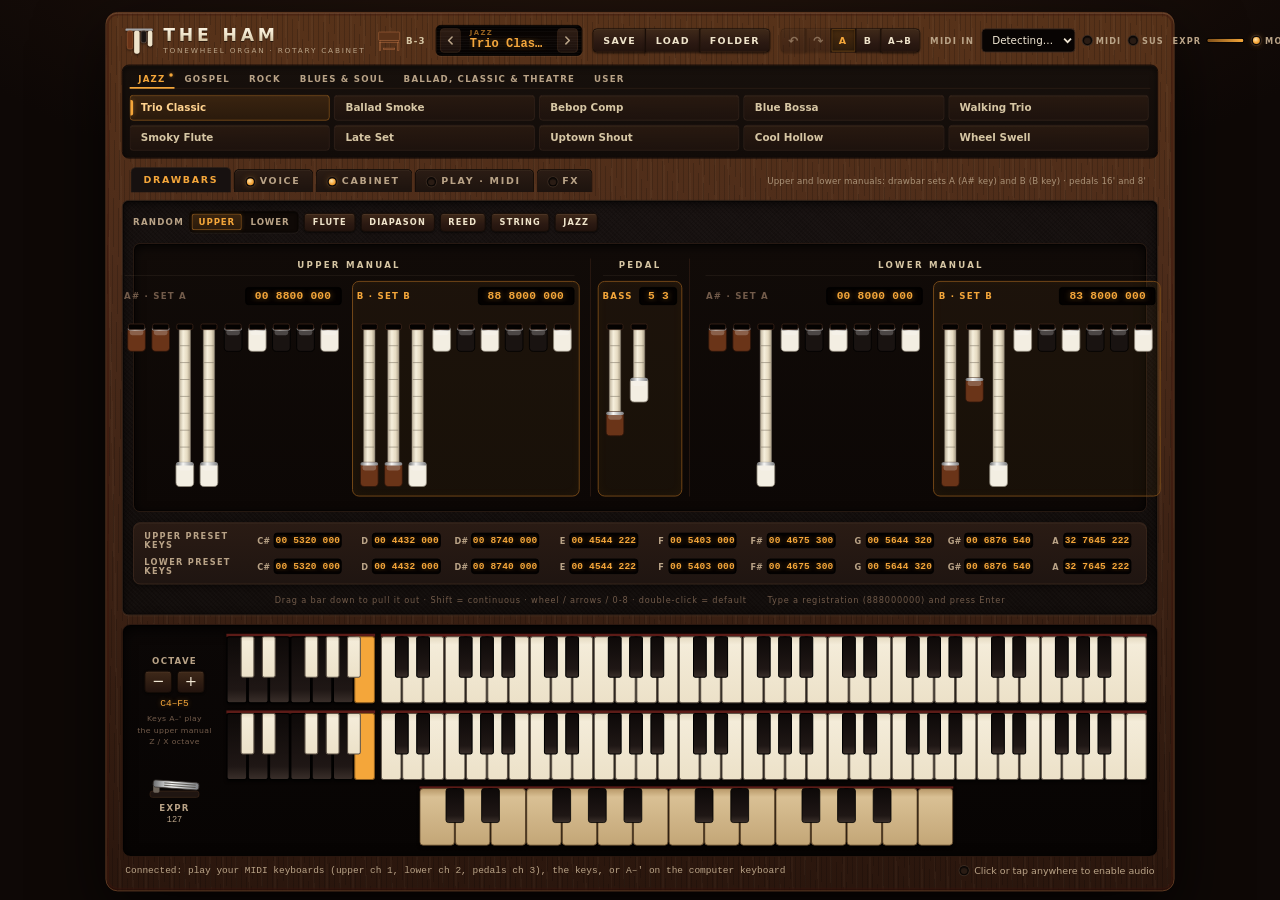
<file: docs/index.html>
<!doctype html>
<!--
  The Ham v0.1.0, web build. ONE self-contained file: UI, DSP and factory presets.
  GENERATED by vst/webhost/build-web.ps1 from vst/ui + vst/webhost: edit those, not this file.
  Open in Chrome or Edge (works straight from disk; start.bat serves it for the lower-latency AudioWorklet path).
-->
<html lang="en">
<head>
  <meta charset="utf-8">
  <meta name="viewport" content="width=device-width, initial-scale=1, minimum-scale=1, maximum-scale=1, user-scalable=no, viewport-fit=cover">
  <title>The Ham v0.1.0</title>
  <style>
/* ===========================================================================
   The Ham: a walnut console with a crinkle-black control plate let into it,
   cream and chrome hardware, amber lamps. Every colour is a token below; the
   class names belong to the widgets (knob.js, controls.js, drawbar.js,
   piano.js, cabinet.js) and to app.js, so a restyle stays in this file.
   Lettering: Bahnschrift (condensed, like an engraved panel) for labels and
   buttons, Segoe UI for prose, Cascadia Mono for readouts.
   =========================================================================== */
:root {
  --bg: #0e0806;
  --wood-1: #4d2c1a;              /* walnut */
  --wood-2: #2a160d;
  --wood-grain: rgba(0, 0, 0, 0.16);
  --plate: #171110;               /* crinkle-black control plate */
  --plate-2: #120d0b;
  --plate-edge: #2e2119;
  --panel: #1f1511;               /* oxblood-brown */
  --panel-2: #2a1b14;
  --panel-edge: #3f2b1f;
  --panel-edge-hi: #6c4732;
  --screen: #080403;
  --text: #f1e7d4;                /* cream */
  --muted: #b9a387;
  --faint: #725b4a;
  --accent: #f4a63a;              /* warm amber (a lit lamp) */
  --accent-hi: #ffd38f;
  --accent-glow: rgba(244, 166, 58, 0.45);
  --accent-dim: #80501a;
  --accent-bg: #2f1d0d;
  --track: #2b1d15;
  --cream: #efe4cb;
  --cream-2: #d6c6a4;
  --chrome-1: #f5f5f3;
  --chrome-2: #a3a4a6;
  --chrome-3: #5d5f63;
  --oxblood: #5c1b17;
  --tip-brown: #6a3418;
  --tip-white: #f3eee2;
  --tip-black: #191311;
  --key-white: #efe6d2;
  --key-black: #1b1412;
  --danger: #ff9c8a;
  --danger-bg: #2c1210;
  --danger-edge: #6a2a22;
  --ok: #8cc28f;
  --sans: "Segoe UI Variable Text", "Segoe UI", system-ui, -apple-system, sans-serif;
  --label: "Bahnschrift", "Segoe UI Variable Small", "Segoe UI", system-ui, sans-serif;
  --mono: "Cascadia Mono", "Consolas", ui-monospace, monospace;
}

* { box-sizing: border-box; }
html, body { margin: 0; }
body {
  min-height: 100vh;
  background: radial-gradient(1400px 700px at 50% -20%, #2c190f 0%, var(--bg) 60%) var(--bg);
  color: var(--text);
  font-family: var(--sans);
  overflow: hidden;
  -webkit-font-smoothing: antialiased;
}
button { font-family: inherit; color: inherit; }

/* the console is laid out at a fixed size and scaled to fit the window (app.js fit()) */
.synth {
  position: absolute; left: 50%; top: 12px; transform-origin: top center;
  width: 1240px;
  /* walnut: a fine vertical grain over a warm gradient, a lit top edge, an oxblood line inside the rim */
  background:
    repeating-linear-gradient(91deg, var(--wood-grain) 0 1px, transparent 1px 6px),
    repeating-linear-gradient(89deg, rgba(255, 215, 170, 0.03) 0 2px, transparent 2px 15px),
    linear-gradient(180deg, #573219 0%, var(--wood-1) 28%, var(--wood-2) 100%);
  border: 1px solid #6b4126;
  border-radius: 14px;
  padding: 14px 18px 16px;
  box-shadow: 0 30px 80px rgba(0, 0, 0, 0.7), inset 0 1px 0 rgba(255, 220, 180, 0.18),
              inset 0 0 0 3px rgba(60, 20, 12, 0.45), inset 0 -2px 0 rgba(0, 0, 0, 0.4);
  display: flex; flex-direction: column; gap: 10px;
  user-select: none;
}

/* ------------------------------------------------------------- lettering --- */
.ctl-label, .panel-title, .knob-label, .pd-label, .indicator, .db-manual-title, .db-set-title,
.reg-row-title, .reg-key, .cat-tab, .page-tab, .seg button, .power, .pd-btn, .panic, .phase-tag,
.speed-lamps, .kb-tag, .modal-title, .console-badge, .fx-chain, .db-legend, .oct-readout, .kbd-hint {
  font-family: var(--label); font-stretch: semi-condensed;
}
.ctl-label, .knob-label, .pd-label {
  font-size: 10px; letter-spacing: 0.14em; text-transform: uppercase; color: var(--muted); font-weight: 600;
}
.panel-title { font-size: 11.5px; letter-spacing: 0.2em; text-transform: uppercase; color: var(--cream); font-weight: 700; white-space: nowrap; }

/* ---------------------------------------------------------------- lamps --- */
.led {
  display: inline-block; width: 8px; height: 8px; border-radius: 50%;
  background: #2a1c14;
  box-shadow: inset 0 1px 1px rgba(0, 0, 0, 0.7), 0 0 0 1.5px #0b0705, 0 0 0 2.5px #3b2b21;
  flex: none; transition: background 60ms, box-shadow 60ms;
}
.led.on, .power.on .led {
  background: radial-gradient(circle at 40% 35%, #ffe4ad, var(--accent) 55%, #c97a1c);
  box-shadow: 0 0 0 1.5px #0b0705, 0 0 0 2.5px #3b2b21, 0 0 9px var(--accent-glow), 0 0 3px var(--accent);
}

/* -------------------------------------------------------------- top bar --- */
.topbar { display: flex; align-items: center; gap: 12px; flex-wrap: nowrap; padding: 0 2px; }
.brand { display: flex; align-items: center; gap: 10px; line-height: 1.1; flex: none; }
.brand-logo { width: 36px; height: 36px; flex: none; filter: drop-shadow(0 1px 1px rgba(0, 0, 0, 0.6)); }
.brand-logo .bl-bar { fill: var(--cream); }
.brand-logo .bl-bar.b { fill: var(--tip-brown); stroke: #a7663c; stroke-width: 0.6; }
.brand-logo .bl-bar.k { fill: var(--tip-black); stroke: #77655a; stroke-width: 0.6; }
.brand-logo .bl-rail { fill: var(--chrome-2); }
.brand-text { display: flex; flex-direction: column; white-space: nowrap; }
.brand-mark {
  font-family: var(--label); font-size: 20px; font-weight: 700; letter-spacing: 0.22em;
  background: linear-gradient(180deg, #fff8e8 0%, var(--cream) 45%, #c6b48f 100%);
  -webkit-background-clip: text; background-clip: text; color: transparent;
  filter: drop-shadow(0 1px 0 rgba(0, 0, 0, 0.55));
}
.brand-sub { font-family: var(--label); font-stretch: semi-condensed; font-size: 8.5px; letter-spacing: 0.24em; color: var(--muted); margin-top: 3px; }
.console-badge { display: flex; align-items: center; gap: 5px; color: var(--cream-2); font-size: 10px; font-weight: 700; letter-spacing: 0.14em; white-space: nowrap; margin-left: 2px; }
.console-badge svg { width: 30px; height: 26px; fill: #5a3219; stroke: #a7663c; stroke-width: 0.8; }
.console-badge svg .cb-hole { fill: #1a0d06; stroke: none; }

/* the preset display: an amber LCD behind glass */
.patch-display {
  position: relative; flex: 1; min-width: 170px; height: 36px; display: flex; align-items: center; gap: 4px;
  background: linear-gradient(180deg, #050201, #0b0604 40%, #060302); border: 1px solid #000; border-radius: 6px; padding: 3px 4px;
  box-shadow: inset 0 2px 8px rgba(0, 0, 0, 0.9), 0 1px 0 rgba(255, 220, 180, 0.08);
}
.patch-display::after {
  content: ""; position: absolute; inset: 0; border-radius: 6px; pointer-events: none;
  background: repeating-linear-gradient(180deg, rgba(255, 255, 255, 0.025) 0 1px, transparent 1px 3px);
}
.pd-text { flex: 1; min-width: 0; display: flex; flex-direction: column; justify-content: center; padding: 0 6px; line-height: 1.1; }
.pd-label { font-size: 8px; color: #93601f; letter-spacing: 0.2em; }
.pd-name {
  font-family: var(--mono); color: var(--accent); font-size: 14px; font-weight: 600; text-shadow: 0 0 10px var(--accent-glow);
  white-space: nowrap; overflow: hidden; text-overflow: ellipsis;
}
.pd-step {
  flex: none; width: 24px; height: 28px; padding: 0; display: flex; align-items: center; justify-content: center;
  background: linear-gradient(180deg, #2e1d14, #1b100c); border: 1px solid #3a2518; border-radius: 4px; cursor: pointer;
}
.pd-step svg { width: 12px; height: 12px; fill: none; stroke: var(--muted); stroke-width: 1.8; stroke-linecap: round; stroke-linejoin: round; }
.pd-step:hover svg { stroke: var(--accent); }
.pd-step:active { transform: translateY(1px); }

/* buttons: dark bakelite with a lit top edge; groups are joined into one bar */
.pd-btn {
  background: linear-gradient(180deg, #3f2919 0%, #2b1912 60%, #22130d 100%); border: 1px solid #170d08; border-radius: 5px;
  height: 28px; padding: 0 11px; font-size: 11px; font-weight: 700; letter-spacing: 0.14em; color: var(--cream); cursor: pointer;
  box-shadow: inset 0 1px 0 rgba(255, 220, 180, 0.14), 0 1px 2px rgba(0, 0, 0, 0.6);
}
.pd-btn:hover { background: linear-gradient(180deg, #4c3221, #33200f 60%, #26150e); }
.pd-btn:active { box-shadow: inset 0 2px 4px rgba(0, 0, 0, 0.6); transform: translateY(1px); }
.pd-btn:disabled { opacity: 0.35; cursor: default; }
.pd-btn.primary { background: linear-gradient(180deg, #4e2f10, #30200a); border-color: var(--accent-dim); color: var(--accent); }
.pd-btn.primary:hover { border-color: var(--accent); }
.pd-btn.danger { background: var(--danger-bg); border-color: var(--danger-edge); color: var(--danger); }
.preset-actions, .history { display: flex; }
.preset-actions .pd-btn, .history .pd-btn { border-radius: 0; margin-left: -1px; }
.preset-actions .pd-btn:first-child, .history .pd-btn:first-child { border-radius: 5px 0 0 5px; margin-left: 0; }
.preset-actions .pd-btn:last-child, .history .pd-btn:last-child { border-radius: 0 5px 5px 0; }
.pd-btn.icon { padding: 0 8px; font-size: 14px; letter-spacing: 0; font-family: var(--sans); }
.pd-btn.ab { padding: 0 9px; }
.pd-btn.ab.on { color: var(--accent); background: linear-gradient(180deg, #4a2c0f, #2f1d0c); box-shadow: inset 0 0 0 1px var(--accent-dim), inset 0 1px 6px rgba(0, 0, 0, 0.5); }
.pd-btn.ab-copy { padding: 0 8px; font-size: 10px; }
.pd-btn.small { height: 22px; padding: 0 9px; font-size: 9.5px; }
.top-controls { display: flex; align-items: center; gap: 10px; flex: none; }
.midi-pick { display: flex; align-items: center; gap: 8px; }
.midi-pick select { background: var(--screen); color: var(--text); border: 1px solid var(--panel-edge); border-radius: 5px; padding: 5px 8px; font: 12px var(--sans); max-width: 200px; }
body:not(.web) .web-only { display: none; }
.indicator { display: flex; align-items: center; gap: 6px; font-size: 9.5px; letter-spacing: 0.14em; color: var(--muted); font-weight: 600; }
.mini-meter { width: 44px; height: 6px; background: #0a0504; border: 1px solid #000; border-radius: 3px; overflow: hidden; box-shadow: inset 0 1px 2px rgba(0, 0, 0, 0.8); }
.mini-meter > div { height: 100%; width: 100%; background: linear-gradient(90deg, var(--accent-dim), var(--accent)); transition: width 60ms linear; }
.learn-btn.on { border-color: var(--accent); color: var(--accent); box-shadow: 0 0 8px var(--accent-glow), inset 0 1px 0 rgba(255, 220, 180, 0.14); }
.panic {
  background: linear-gradient(180deg, #4a1a14, #2c1210); border: 1px solid #170706; border-radius: 5px; color: var(--danger);
  height: 28px; padding: 0 12px; font-size: 11px; letter-spacing: 0.16em; font-weight: 700; cursor: pointer;
  box-shadow: inset 0 1px 0 rgba(255, 180, 160, 0.18), 0 1px 2px rgba(0, 0, 0, 0.6);
}
.panic:hover { background: linear-gradient(180deg, #5a2019, #381612); }
.panic:active { transform: translateY(1px); box-shadow: inset 0 2px 4px rgba(0, 0, 0, 0.6); }

/* ======================================================== preset browser === */
.browser {
  background: linear-gradient(180deg, #17100c, #120c09); border: 1px solid #0d0806; border-radius: 8px; padding: 4px 8px 8px;
  display: flex; flex-direction: column; gap: 7px;
  box-shadow: inset 0 1px 0 rgba(255, 220, 180, 0.04), inset 0 2px 8px rgba(0, 0, 0, 0.5);
}
.cat-tabs { display: flex; flex-wrap: wrap; gap: 2px; border-bottom: 1px solid #2a1c14; }
.cat-tab {
  position: relative; background: transparent; border: none; border-bottom: 2px solid transparent; margin-bottom: -1px; padding: 6px 10px 4px;
  font-size: 10px; font-weight: 700; letter-spacing: 0.14em; text-transform: uppercase; color: var(--muted); cursor: pointer;
}
.cat-tab:hover { color: var(--text); }
.cat-tab.active { color: var(--accent); border-bottom-color: var(--accent); }
.cat-tab.has-current::after { content: ""; position: absolute; top: 5px; right: 2px; width: 4px; height: 4px; border-radius: 50%; background: var(--accent); box-shadow: 0 0 4px var(--accent-glow); }
.preset-grid { display: grid; grid-template-columns: repeat(5, minmax(0, 1fr)); grid-auto-rows: 30px; gap: 5px; height: 65px; overflow-y: auto; padding-right: 2px; }
.preset-btn {
  position: relative; display: flex; align-items: center; padding: 0 24px 0 12px;
  background: linear-gradient(180deg, #281910, #1d120d); border: 1px solid #33221a; border-radius: 4px;
  font-size: 12px; font-weight: 600; text-align: left; cursor: pointer; min-width: 0; color: var(--cream-2);
  box-shadow: inset 0 1px 0 rgba(255, 220, 180, 0.05);
}
.preset-btn::before { content: ""; position: absolute; left: 0; top: 5px; bottom: 5px; width: 3px; border-radius: 0 2px 2px 0; background: transparent; }
.preset-btn:hover { border-color: var(--panel-edge-hi); color: var(--text); }
.preset-btn:active { transform: translateY(1px); }
.preset-btn.selected { border-color: var(--accent-dim); background: linear-gradient(180deg, #3a2410, #2a1a0c); color: var(--accent-hi); }
.preset-btn.selected::before { background: var(--accent); box-shadow: 0 0 6px var(--accent-glow); }
.pb-name { white-space: nowrap; overflow: hidden; text-overflow: ellipsis; }
.pb-del { position: absolute; right: 4px; top: 50%; transform: translateY(-50%); width: 18px; height: 18px; line-height: 17px; text-align: center; border-radius: 4px; color: var(--muted); font-size: 14px; opacity: 0; }
.preset-btn:hover .pb-del { opacity: 1; }
.pb-del:hover { background: #3c1814; color: var(--danger); }
.grid-empty { grid-column: 1 / -1; grid-row: 1 / 3; align-self: center; font-size: 12px; color: var(--muted); line-height: 1.6; padding: 0 4px; }
.path { font-family: var(--mono); color: var(--text); font-size: 11px; word-break: break-all; }
.preset-grid::-webkit-scrollbar { width: 6px; }
.preset-grid::-webkit-scrollbar-thumb { background: #4a3125; border-radius: 3px; }

/* ================================================= page tabs + the plate === */
.page-tabs { display: flex; align-items: flex-end; gap: 3px; padding: 0 10px; margin-bottom: -1px; position: relative; z-index: 1; }
.page-tab {
  display: flex; align-items: center; gap: 7px; border: 1px solid #0e0906; border-bottom: none; border-radius: 6px 6px 0 0;
  background: linear-gradient(180deg, #2b1c14, #1d130e); padding: 7px 14px 6px; font-size: 11px; font-weight: 700; letter-spacing: 0.18em;
  color: var(--muted); cursor: pointer; white-space: nowrap; flex: none; box-shadow: inset 0 1px 0 rgba(255, 220, 180, 0.08);
}
.page-tab:hover { color: var(--text); }
.page-tab.active { color: var(--accent); background: var(--plate); border-color: var(--plate-edge); padding-bottom: 8px; box-shadow: none; }
.page-hint { margin-left: auto; font-family: var(--sans); font-size: 10px; color: var(--muted); opacity: 0.85; letter-spacing: 0.02em; padding: 0 4px 7px 10px; min-width: 0; white-space: nowrap; overflow: hidden; text-overflow: ellipsis; }
/* the plate: crinkle black, let into the wood; every page fills it */
.pages {
  display: grid; padding: 12px; border: 1px solid var(--plate-edge); border-radius: 8px;
  background:
    repeating-linear-gradient(45deg, rgba(255, 255, 255, 0.012) 0 2px, transparent 2px 4px),
    repeating-linear-gradient(-45deg, rgba(0, 0, 0, 0.12) 0 1px, transparent 1px 3px),
    radial-gradient(120% 90% at 50% 0%, var(--plate) 0%, var(--plate-2) 100%);
  box-shadow: inset 0 2px 10px rgba(0, 0, 0, 0.75), inset 0 0 0 1px rgba(0, 0, 0, 0.5), 0 1px 0 rgba(255, 220, 180, 0.07);
}
.page { grid-area: 1 / 1; display: flex; flex-direction: column; gap: 12px; min-width: 0; }
.page:not(.active) { visibility: hidden; pointer-events: none; }

/* --------------------------------------------------------------- panels --- */
.row { display: grid; gap: 12px; flex: 1 1 auto; }
.voice-row-1 { grid-template-columns: minmax(0, 1.2fr) minmax(0, 1fr) minmax(0, 1fr); }
.voice-row-2 { grid-template-columns: minmax(0, 1.4fr) minmax(0, 1fr); }
.cab-row-1 { grid-template-columns: minmax(0, 1.2fr) minmax(0, 1fr); grid-column: 2; }   /* horn: 5 knobs on one line, drum: 4 */
.cab-row-2 { grid-template-columns: 184px minmax(0, 1fr); grid-column: 2; }             /* mics: 6 knobs on one line */
.play-row-1 { grid-template-columns: minmax(0, 1.1fr) minmax(0, 0.8fr) minmax(0, 1fr); }
.play-row-2 { grid-template-columns: minmax(0, 1.6fr) minmax(0, 1fr); }
.fx-row-1 { grid-template-columns: minmax(0, 1fr) minmax(0, 1fr); grid-auto-rows: 1fr; }
.panel {
  background: linear-gradient(180deg, var(--panel-2), var(--panel)); border: 1px solid var(--panel-edge); border-radius: 8px;
  padding: 9px 12px 12px; display: flex; flex-direction: column; gap: 10px; min-width: 0;
  box-shadow: inset 0 1px 0 rgba(255, 220, 180, 0.07), 0 2px 6px rgba(0, 0, 0, 0.45); transition: opacity 150ms;
}
.panel.off .knob-row, .panel.off .field-grid, .panel.off .switch-row { opacity: 0.4; }
.panel-head {
  display: flex; align-items: center; justify-content: space-between; gap: 8px; min-height: 26px;
  padding-bottom: 6px; border-bottom: 1px solid rgba(255, 220, 180, 0.08);
}
.panel-head .seg, .panel-head .param-select { flex: none; }
.panel-head .param-select { width: auto; min-width: 120px; }
.panel-head .head-group { display: flex; align-items: center; gap: 8px; min-width: 0; margin-left: auto; }
.phase-tag {
  font-size: 8.5px; font-weight: 700; letter-spacing: 0.14em; color: var(--faint); border: 1px solid var(--panel-edge);
  border-radius: 4px; padding: 1px 5px; white-space: nowrap;
}
.power {
  display: flex; align-items: center; gap: 7px; background: linear-gradient(180deg, #1a100b, #130b08); border: 1px solid #0f0805; border-radius: 4px;
  padding: 3px 9px 3px 7px; font-size: 10px; letter-spacing: 0.14em; font-weight: 700; color: var(--muted); cursor: pointer; white-space: nowrap;
  box-shadow: inset 0 1px 3px rgba(0, 0, 0, 0.7), 0 1px 0 rgba(255, 220, 180, 0.06);
}
.power:hover { color: var(--text); }
.power.on { color: var(--accent-hi); }
.panel-note { font-size: 10.5px; color: var(--muted); line-height: 1.5; }
.sub-title { font-family: var(--label); font-stretch: semi-condensed; font-size: 10px; letter-spacing: 0.18em; text-transform: uppercase; color: var(--cream-2); font-weight: 700; padding-top: 4px; border-top: 1px solid rgba(255, 220, 180, 0.08); }
.panel-note b { color: var(--text); font-weight: 600; }

/* ---------------------------------------------------------------- knobs --- */
.knob-row { display: flex; justify-content: space-around; align-items: flex-start; align-content: center; gap: 0; flex-wrap: wrap; flex: 1 1 auto; }
.knob-row.left { justify-content: flex-start; }
.knob { display: flex; flex-direction: column; align-items: center; gap: 3px; width: 60px; }
.knob-svg { width: 56px; height: 56px; cursor: ns-resize; touch-action: none; outline: none; overflow: visible; }
.knob-svg:focus-visible .k-face { stroke: var(--accent); }
.k-track { fill: none; stroke: var(--track); stroke-width: 3.5; stroke-linecap: round; }
.k-value { fill: none; stroke: var(--accent); stroke-width: 3.5; stroke-linecap: round; filter: drop-shadow(0 0 3px var(--accent-glow)); }
.k-tick { fill: var(--faint); }
.k-face { fill: url(#knobFace); stroke: url(#knobRim); stroke-width: 2; filter: drop-shadow(0 2px 2px rgba(0, 0, 0, 0.65)); }
.k-pointer { stroke: var(--oxblood); stroke-width: 2.6; stroke-linecap: round; }
.knob:hover .k-track { stroke: #3d2a1f; }
.knob-value { font-family: var(--mono); font-size: 11px; color: var(--text); min-height: 14px; white-space: nowrap; }
.knob.active .knob-value { color: var(--accent); text-shadow: 0 0 6px var(--accent-glow); }
.knob-label { font-size: 9px; letter-spacing: 0.08em; white-space: nowrap; }

/* -------------------------------------------------- switches / choices ---- */
.switch-row { display: flex; align-items: center; justify-content: space-between; gap: 6px; flex-wrap: wrap; }
.switch-row.left { justify-content: flex-start; gap: 10px; }
.seg {
  display: inline-flex; background: #0f0906; border: 1px solid #0b0604; border-radius: 5px; padding: 2px; gap: 2px;
  box-shadow: inset 0 1px 3px rgba(0, 0, 0, 0.7), 0 1px 0 rgba(255, 220, 180, 0.06);
}
.seg button { background: transparent; border: none; border-radius: 3px; padding: 4px 8px; font-size: 10px; font-weight: 700; letter-spacing: 0.1em; white-space: nowrap; text-transform: uppercase; color: var(--muted); cursor: pointer; }
.seg button:not(:disabled):hover { color: var(--text); }
.seg button:disabled { opacity: 0.3; cursor: default; }
.seg button.on { background: linear-gradient(180deg, #3b250f, #2a1a0b); color: var(--accent); box-shadow: inset 0 0 0 1px var(--accent-dim), 0 0 6px rgba(244, 166, 58, 0.15); }
.seg button:focus-visible { outline: 1px solid var(--accent); }
.param-select {
  min-width: 0; width: 100%; appearance: none; -webkit-appearance: none;
  background: var(--screen) url("data:image/svg+xml,%3Csvg xmlns='http://www.w3.org/2000/svg' viewBox='0 0 10 6'%3E%3Cpath d='M1 1l4 4 4-4' fill='none' stroke='%23b9a387' stroke-width='1.5' stroke-linecap='round'/%3E%3C/svg%3E") no-repeat right 5px center / 9px 6px;
  color: var(--cream); border: 1px solid #0b0604; border-radius: 4px; padding: 5px 17px 5px 7px; font: 600 10.5px var(--sans); cursor: pointer;
  box-shadow: inset 0 1px 3px rgba(0, 0, 0, 0.7), 0 1px 0 rgba(255, 220, 180, 0.06);
}
.param-select:hover { color: var(--text); border-color: var(--panel-edge-hi); }
.param-select:focus-visible { outline: 1px solid var(--accent); }
.field { display: flex; flex-direction: column; gap: 4px; min-width: 0; }
.field-grid { display: grid; grid-template-columns: 1fr 1fr; gap: 8px 10px; align-items: end; }
.field-grid.three { grid-template-columns: 1fr 1fr 1fr; }

/* ============================================================= drawbars ==== */
.db-tools { display: flex; align-items: center; gap: 6px; }
.db-stage {
  flex: 1 1 auto; display: flex; justify-content: center; align-items: center; gap: 12px;
  background: linear-gradient(180deg, #110b08, #0c0705); border: 1px solid #2c1c14; border-radius: 8px;
  padding: 10px 8px; box-shadow: inset 0 3px 12px rgba(0, 0, 0, 0.8), inset 0 0 0 1px rgba(0, 0, 0, 0.6);
}
.db-manual { display: flex; flex-direction: column; gap: 6px; }
.db-manual-title {
  font-size: 10px; letter-spacing: 0.26em; font-weight: 700; color: var(--cream-2); text-align: center;
  padding: 2px 0 6px; border-bottom: 1px solid rgba(255, 220, 180, 0.08); margin: 0 6px;
}
.db-manual-sets { display: flex; gap: 6px; }
.db-set { display: flex; flex-direction: column; gap: 5px; padding: 6px 5px 3px; border: 1px solid transparent; border-radius: 8px; transition: border-color 120ms, background 120ms; }
.db-set.active { border-color: var(--accent-dim); background: rgba(244, 166, 58, 0.05); box-shadow: inset 0 0 12px rgba(244, 166, 58, 0.04); }
.db-set-head { display: flex; align-items: center; gap: 8px; justify-content: space-between; }
.db-set-title { font-size: 10px; font-weight: 700; letter-spacing: 0.14em; color: var(--faint); white-space: nowrap; }
.db-set.active .db-set-title { color: var(--accent); }
.reg-input {
  width: 112px; background: #050201; border: 1px solid #000; border-radius: 4px; color: var(--accent);
  font: 600 13px var(--mono); letter-spacing: 0.02em; text-align: center; padding: 2px 2px; outline: none;
  text-shadow: 0 0 7px var(--accent-glow); box-shadow: inset 0 1px 4px rgba(0, 0, 0, 0.9);
}
.reg-input:focus { border-color: var(--accent-dim); }
.reg-input.bad { color: var(--danger); text-shadow: none; }
.db-set.small .reg-input { width: 44px; }
.db-row { display: flex; gap: 0; }
.drawbar { width: 28px; outline: none; }
.db-svg { display: block; width: 28px; height: 213px; cursor: ns-resize; touch-action: none; outline: none; overflow: visible; }
.db-svg:focus-visible .db-slot { stroke: var(--accent); }
.db-slot { fill: #040201; stroke: #3c2519; stroke-width: 1; }
.db-body { fill: url(#dbShaft); stroke: #8c8577; stroke-width: 0.6; }
.db-tick { stroke: #7d7464; stroke-width: 0.7; }
.db-num { fill: #3b2d22; font: 700 9.5px var(--sans); text-anchor: middle; pointer-events: none; }
.db-tip { stroke-width: 1; }
.db-tip.tip-brown { fill: var(--tip-brown); stroke: #2f160a; }
.db-tip.tip-white { fill: var(--tip-white); stroke: #8f887a; }
.db-tip.tip-black { fill: var(--tip-black); stroke: #000; }
.db-tip-shine { fill: rgba(255, 255, 255, 0.22); pointer-events: none; }
.db-tip-ring { fill: url(#dbChrome); pointer-events: none; }
.db-foot { fill: var(--muted); font: 700 9px var(--sans); text-anchor: middle; pointer-events: none; }
.drawbar:hover .db-foot, .drawbar.active .db-foot { fill: var(--accent); }
.db-pedal { align-self: center; display: flex; flex-direction: column; gap: 6px; padding: 0 8px; border-left: 1px solid #2b1a12; border-right: 1px solid #2b1a12; }
/* fixed registrations of the preset keys */
.reg-editor {
  display: flex; flex-direction: column; gap: 6px; background: linear-gradient(180deg, var(--panel-2), var(--panel));
  border: 1px solid var(--panel-edge); border-radius: 8px; padding: 8px 12px;
  box-shadow: inset 0 1px 0 rgba(255, 220, 180, 0.07), 0 2px 6px rgba(0, 0, 0, 0.45);
}
.reg-row { display: flex; align-items: center; gap: 6px; }
.reg-row-title { font-size: 9.5px; letter-spacing: 0.16em; font-weight: 700; color: var(--muted); width: 120px; flex: none; }
.reg-cell { flex: 1; min-width: 0; display: flex; align-items: center; gap: 5px; padding: 2px 4px; border-radius: 4px; border: 1px solid transparent; }
.reg-cell.active { border-color: var(--accent-dim); background: rgba(244, 166, 58, 0.06); }
.reg-key { font-size: 9.5px; font-weight: 700; color: var(--muted); width: 14px; text-align: right; flex: none; }
.reg-cell.active .reg-key { color: var(--accent); }
.reg-input.small-reg { width: 100%; min-width: 0; font-size: 11px; padding: 2px 1px; }
.db-legend { display: flex; justify-content: center; gap: 24px; font-size: 9.5px; color: var(--faint); letter-spacing: 0.1em; }

/* --------------------------------------------------------------- keybed --- */
.keybed {
  display: grid; grid-template-columns: 96px 1fr; gap: 8px 12px;
  background: linear-gradient(180deg, #0b0706, #070403); border: 1px solid #2a1810; border-radius: 10px; padding: 10px 12px;
  box-shadow: inset 0 4px 16px rgba(0, 0, 0, 0.9), inset 0 0 0 1px rgba(0, 0, 0, 0.6);
}
.kb-side { display: flex; flex-direction: column; align-items: center; justify-content: center; gap: 6px; }
.kb-rows { display: flex; flex-direction: column; gap: 6px; min-width: 0; }
.kb-row { display: grid; grid-template-columns: 7fr 36fr; gap: 6px; align-items: center; }   /* white keys: 7 preset keys, 36 on a manual: same key size */
.kb-row-label { position: absolute; }
.kb-tag { font-size: 9px; letter-spacing: 0.16em; font-weight: 700; color: var(--faint); text-align: center; }
.manual-svg, .pk-svg { display: block; width: 100%; height: auto; touch-action: none; cursor: pointer; filter: drop-shadow(0 2px 2px rgba(0, 0, 0, 0.7)); }
.pedal-row { display: flex; justify-content: center; }
.pedal-row > div { width: 58%; }
.key-rail { fill: var(--oxblood); }
.wkey { fill: url(#ivoryKey); stroke: #5e5347; stroke-width: 1; transition: fill 40ms; }
.wkey:hover { fill: #fffbf1; }
.bkey { fill: url(#ebonyKey); stroke: #000; stroke-width: 1; transition: fill 40ms; }
.bkey:hover { fill: #3a2b23; }
.pedalboard .wkey { fill: url(#pedalWood); stroke: #5a4126; }
.pedalboard .wkey:hover { fill: #e8d4ae; }
.wkey.down, .bkey.down, .pedalboard .wkey.down { fill: var(--accent); stroke: #8a5a1c; }
.klabel { fill: #8a7b68; font: 600 8px var(--sans); text-anchor: middle; pointer-events: none; }
/* preset keys: reverse colours */
.pk-nat { fill: url(#ebonyKey); stroke: #000; stroke-width: 1; }
.pk-sharp { fill: url(#ivoryKey); stroke: #5e5347; stroke-width: 1; }
.pk:hover { filter: brightness(1.3); }
.pk.down { fill: var(--accent); stroke: #8a5a1c; }
.pk-label { fill: #8a7b68; font: 700 8px var(--sans); text-anchor: middle; pointer-events: none; }
.pk-label.sharp { fill: #5b4a3c; }
.oct-buttons { display: flex; gap: 6px; }
.oct-buttons button {
  width: 32px; height: 26px; background: linear-gradient(180deg, #3f2919, #22130d); border: 1px solid #170d08; border-radius: 5px;
  font-size: 17px; line-height: 1; cursor: pointer; box-shadow: inset 0 1px 0 rgba(255, 220, 180, 0.14), 0 1px 2px rgba(0, 0, 0, 0.6);
}
.oct-buttons button:hover { border-color: var(--accent-dim); }
.oct-buttons button:active { transform: translateY(1px); }
.oct-readout { font-family: var(--mono); font-size: 11px; color: var(--accent); text-shadow: 0 0 6px var(--accent-glow); }
.kbd-hint { font-size: 9px; letter-spacing: 0.04em; color: var(--faint); text-align: center; line-height: 1.45; }
.motor-sw { display: flex; gap: 4px; }

/* ------------------------------------------------------------ statusbar --- */
.statusbar { display: flex; justify-content: space-between; align-items: center; gap: 12px; font-size: 11px; color: var(--muted); padding: 0 4px; }
.monitor { font-family: var(--mono); white-space: nowrap; overflow: hidden; text-overflow: ellipsis; }
.audio-status { display: flex; align-items: center; gap: 8px; white-space: nowrap; }

/* ---------------------------------------------------------------- modal --- */
.modal { position: fixed; inset: 0; background: rgba(0, 0, 0, 0.6); display: flex; align-items: center; justify-content: center; z-index: 10; }
.modal.hidden { display: none; }
.modal-card { width: 380px; background: linear-gradient(180deg, var(--panel-2), var(--panel)); border: 1px solid var(--panel-edge-hi); border-radius: 10px; padding: 18px; display: flex; flex-direction: column; gap: 12px; box-shadow: 0 20px 60px rgba(0, 0, 0, 0.7), inset 0 1px 0 rgba(255, 220, 180, 0.08); }
.modal-title { font-size: 13px; font-weight: 700; letter-spacing: 0.16em; text-transform: uppercase; color: var(--accent); }
.modal-body { font-size: 12px; color: var(--muted); line-height: 1.5; }
.modal-body b { color: var(--text); }
#modal-input { background: var(--screen); border: 1px solid var(--panel-edge); border-radius: 6px; color: var(--text); font: 14px var(--sans); padding: 8px 10px; outline: none; box-shadow: inset 0 1px 4px rgba(0, 0, 0, 0.8); }
#modal-input:focus { border-color: var(--accent-dim); }
.modal-actions { display: flex; justify-content: flex-end; gap: 8px; }

/* ------------------------------------------------------------ MIDI learn --- */
body.learning [data-param] { outline: 1px dashed rgba(244, 166, 58, 0.35); outline-offset: 1px; cursor: crosshair; }
body.learning [data-param].learned { outline: 1px solid rgba(140, 194, 143, 0.7); }
[data-param].learn-armed { outline: 2px solid var(--accent) !important; outline-offset: 2px; animation: learnPulse 0.8s ease-in-out infinite alternate; }
@keyframes learnPulse { from { outline-color: var(--accent); } to { outline-color: transparent; } }
body.learning [data-param].learned::after {
  content: attr(data-cc); position: absolute; font: 700 8px var(--mono); color: #8cc28f; background: #0b0605;
  padding: 0 3px; border-radius: 3px; pointer-events: none; transform: translate(-4px, -10px);
}
body.learning .knob, body.learning .drawbar { position: relative; }
.perc-lamp { margin-left: auto; margin-right: 4px; }

/* ----------------------------------------------------------- mod wheel --- */
.kb-side .wheel-ctl { margin-top: 4px; }
.wheel-ctl { display: flex; flex-direction: column; align-items: center; gap: 4px; }
.wheel-svg { width: 22px; height: 92px; cursor: ns-resize; touch-action: none; outline: none; }
.wh-slot { fill: #0b0605; stroke: #3a2519; }
.wh-ridges line { stroke: #1d120d; stroke-width: 1.5; }
.wh-fill { fill: var(--accent-dim); opacity: 0.6; }
.wh-thumb { fill: var(--cream); stroke: #7d725f; }
.wheel-value { font-family: var(--mono); font-size: 10px; color: var(--muted); }

/* ------------------------------------------------------------- speed lamps --- */
.speed-lamps {
  display: flex; flex-wrap: wrap; align-items: center; gap: 4px 12px; font-size: 9.5px; font-weight: 700; letter-spacing: 0.14em; color: var(--faint);
  background: #0f0906; border: 1px solid #0b0604; border-radius: 5px; padding: 6px 10px; box-shadow: inset 0 1px 3px rgba(0, 0, 0, 0.7);
}
.speed-lamp { display: flex; align-items: center; gap: 6px; }
.speed-lamp.on { color: var(--accent); }
.speed-lamp.on .led { background: radial-gradient(circle at 40% 35%, #ffe4ad, var(--accent) 55%, #c97a1c); box-shadow: 0 0 0 1.5px #0b0705, 0 0 0 2.5px #3b2b21, 0 0 9px var(--accent-glow), 0 0 3px var(--accent); }
.rpm { flex-basis: 100%; font-family: var(--mono); font-size: 10px; letter-spacing: 0; color: var(--muted); }

/* ------------------------------------------------------- cabinet drawing --- */
.cab-layout { display: grid; grid-template-columns: 240px minmax(0, 1fr); gap: 12px; flex: 1 1 auto; }
/* the CABINET panel (model, speed, speed control) is a column beside the two rows of horn / drum / speakers / mics */
.cab-controls { display: grid; grid-template-columns: 216px minmax(0, 1fr); grid-template-rows: auto auto; gap: 12px; min-width: 0; }
.cab-controls > .panel { grid-row: 1 / 3; }
.cab-view {
  display: block; background: radial-gradient(260px 300px at 50% 40%, #2a1a12, #0f0907); border: 1px solid var(--panel-edge); border-radius: 8px; padding: 6px;
  box-shadow: inset 0 2px 12px rgba(0, 0, 0, 0.7), inset 0 1px 0 rgba(255, 220, 180, 0.05);
}
.cab-svg { width: 100%; height: 100%; display: block; }
.cab-layer { opacity: 0; transition: opacity 350ms ease; }
.cab-layer.active { opacity: 1; }
.cab-body { fill: url(#cabWood); stroke: #1b0e07; stroke-width: 2; }
.cab-louvre { stroke: #1a0d06; stroke-width: 2.5; stroke-linecap: round; }
.cab-win { fill: url(#cabInside); stroke: #120905; stroke-width: 1.5; transition: fill 300ms; }
.cab-win.open { fill: url(#cabOpen); }
.cab-amp-box { fill: #2a2420; stroke: #0e0a08; }
.cab-tube { fill: var(--accent); filter: drop-shadow(0 0 3px var(--accent-glow)); opacity: 0.6; }
.horn-body { fill: url(#hornMetal); stroke: #4d4a44; stroke-width: 0.8; }
.horn-body.dummy { fill: #4a4540; stroke: #2a2724; }
.horn-mouth { fill: #0a0706; stroke: #d8d2c6; stroke-width: 1.2; }
.horn-mouth.dummy { stroke: #5a5550; fill: #2a2622; }
.horn-ghost { fill: #e8e2d6; stroke: none; pointer-events: none; }
.horn-hub { fill: #8f8a80; stroke: #3a3632; }
.horn-driver { fill: #2b2724; stroke: #11100e; }
.drum-face { fill: url(#drumFace); stroke: #120a06; }
.drum-face.foam { fill: url(#foamDots); }
.drum-face.open-baffle { opacity: 0.75; }
.drum-slat { stroke: #2a1a10; stroke-width: 2.2; }
.drum-scoop { fill: #050302; }
.drum-rim { fill: #3d2a1d; stroke: #120a06; }
.tone-grille { fill: #2b201a; stroke: #120a06; }
.tone-cone { fill: #1a1310; stroke: #8a7a68; stroke-width: 1.5; }
.tone-dust { fill: #3a2c22; }
.tone-tank { fill: #3a3430; stroke: #120a06; }
.tone-spring { fill: none; stroke: #b8b0a2; stroke-width: 1; }
.mic-stand { stroke: #8a8378; stroke-width: 1.5; }
.mic-head { fill: #c9c2b4; stroke: #3a3632; }
.mic.far .mic-head { fill: #9a9388; }
.mic-label { fill: var(--accent); font: 700 8px var(--sans); text-anchor: middle; }
.cab-label { fill: var(--muted); font: 700 9px var(--label); letter-spacing: 0.22em; text-anchor: middle; }

/* -------------------------------------------------------------- rockers --- */
.rocker-row { display: flex; gap: 8px; align-items: flex-end; flex-wrap: wrap; }
.rocker { background: none; border: none; padding: 0; cursor: pointer; perspective: 90px; }
.rocker-tab {
  display: flex; flex-direction: column; align-items: center; justify-content: space-between; width: 58px; height: 54px;
  border-radius: 5px; padding: 4px 3px; transform-origin: 50% 50%; transform: rotateX(-14deg);
  transition: transform 140ms ease, background 140ms, box-shadow 140ms;
  background: linear-gradient(180deg, #e9e0c8 0%, #f6efdc 45%, #cbbf9f 100%);
  box-shadow: 0 3px 0 #6a5f4a, 0 5px 8px rgba(0, 0, 0, 0.65);
  color: #3b2d22;
}
.rocker.on .rocker-tab {
  transform: rotateX(14deg);
  background: linear-gradient(180deg, #cbbf9f 0%, #f6efdc 55%, #e9e0c8 100%);
  box-shadow: 0 -1px 0 #6a5f4a, 0 1px 3px rgba(0, 0, 0, 0.6);
}
.rocker.dark .rocker-tab { background: linear-gradient(180deg, #2c2420, #4a3c33 45%, #1c1612); color: #e8dcc2; box-shadow: 0 3px 0 #0c0806, 0 5px 8px rgba(0, 0, 0, 0.65); }
.rocker.dark.on .rocker-tab { background: linear-gradient(180deg, #1c1612, #4a3c33 55%, #2c2420); box-shadow: 0 -1px 0 #0c0806, 0 1px 3px rgba(0, 0, 0, 0.6); }
.rk-title { font: 700 8.5px var(--label); letter-spacing: 0.1em; }
.rk-top, .rk-bot { font: 700 7px var(--label); letter-spacing: 0.08em; opacity: 0.45; }
.rocker.on .rk-top, .rocker:not(.on) .rk-bot { opacity: 1; color: #8a3a12; }
.rocker.dark.on .rk-top, .rocker.dark:not(.on) .rk-bot { color: var(--accent); }
.rocker:focus-visible .rocker-tab { outline: 1px solid var(--accent); }

/* ---------------------------------------------------- expression pedal --- */
.expr-pedal { display: flex; flex-direction: column; align-items: center; gap: 3px; margin-top: 6px; }
.expr-pedal svg { width: 64px; height: 50px; cursor: ns-resize; touch-action: none; outline: none; }
.ep-base { fill: #1f1511; stroke: #3a2519; }
.ep-hinge { fill: #6b6258; }
.ep-shoe { transform-origin: 12px 33px; transition: transform 90ms linear; }
.ep-plate { fill: url(#dbChrome); stroke: #3a3632; }
.ep-tread { stroke: #4d4a44; stroke-width: 1; }

/* ------------------------------------------------------------ FX chain --- */
.fx-chain {
  display: flex; align-items: center; justify-content: center; gap: 10px; padding: 8px 12px;
  background: linear-gradient(180deg, var(--panel-2), var(--panel)); border: 1px solid var(--panel-edge); border-radius: 8px;
  font-size: 9.5px; font-weight: 700; letter-spacing: 0.16em; color: var(--faint);
  box-shadow: inset 0 1px 0 rgba(255, 220, 180, 0.07), 0 2px 6px rgba(0, 0, 0, 0.45);
}
.fx-node { display: flex; align-items: center; gap: 7px; padding: 5px 11px; border-radius: 4px; border: 1px solid #0f0805; background: #130c09; color: var(--faint); box-shadow: inset 0 1px 3px rgba(0, 0, 0, 0.7); }
.fx-node.on { color: var(--accent); border-color: var(--accent-dim); }
.fx-end { color: var(--muted); }
.fx-arrow { color: #4a3728; font-family: var(--sans); font-size: 12px; }

/* C-3: the churchier case, a darker oak with an inset panel line */
.synth.model-c3 {
  background:
    repeating-linear-gradient(91deg, var(--wood-grain) 0 1px, transparent 1px 6px),
    radial-gradient(120% 60% at 50% -10%, rgba(255, 220, 170, 0.07), transparent 60%),
    linear-gradient(180deg, #3e2614, #1f120a);
  box-shadow: 0 30px 80px rgba(0, 0, 0, 0.7), inset 0 1px 0 rgba(255, 220, 180, 0.14), inset 0 0 0 3px rgba(60, 20, 12, 0.45), inset 0 0 0 8px rgba(0, 0, 0, 0.18);
}

</style>
</head>
<body class="plugin">
  <!-- shared SVG defs: cream knob face with a chrome rim, cream drawbar shaft, chrome tip ring -->
  <svg width="0" height="0" style="position:absolute" aria-hidden="true" focusable="false">
    <defs>
      <radialGradient id="knobFace" cx="38%" cy="30%" r="80%">
        <stop offset="0%" stop-color="#fbf5e6"/>
        <stop offset="55%" stop-color="#e2d4b3"/>
        <stop offset="100%" stop-color="#9d917a"/>
      </radialGradient>
      <linearGradient id="dbShaft" x1="0" y1="0" x2="1" y2="0">
        <stop offset="0%" stop-color="#bdb19a"/>
        <stop offset="35%" stop-color="#f6efdc"/>
        <stop offset="70%" stop-color="#e6dbc2"/>
        <stop offset="100%" stop-color="#a99d86"/>
      </linearGradient>
      <linearGradient id="dbChrome" x1="0" y1="0" x2="1" y2="0">
        <stop offset="0%" stop-color="#6b6d70"/>
        <stop offset="40%" stop-color="#f7f7f5"/>
        <stop offset="100%" stop-color="#7d7f83"/>
      </linearGradient>
      <!-- chrome rim of a knob (lit from the top left), ivory and ebony keys, maple pedals -->
      <linearGradient id="knobRim" x1="0" y1="0" x2="1" y2="1">
        <stop offset="0%" stop-color="#ffffff"/>
        <stop offset="45%" stop-color="#a9a9a6"/>
        <stop offset="100%" stop-color="#3b3b3a"/>
      </linearGradient>
      <linearGradient id="ivoryKey" x1="0" y1="0" x2="0" y2="1">
        <stop offset="0%" stop-color="#e4d9c0"/>
        <stop offset="12%" stop-color="#f4ecd9"/>
        <stop offset="100%" stop-color="#ece1c8"/>
      </linearGradient>
      <linearGradient id="ebonyKey" x1="0" y1="0" x2="0" y2="1">
        <stop offset="0%" stop-color="#0d0908"/>
        <stop offset="80%" stop-color="#1f1715"/>
        <stop offset="100%" stop-color="#3a2f2a"/>
      </linearGradient>
      <linearGradient id="pedalWood" x1="0" y1="0" x2="0" y2="1">
        <stop offset="0%" stop-color="#b89868"/>
        <stop offset="15%" stop-color="#d9c094"/>
        <stop offset="100%" stop-color="#c3a677"/>
      </linearGradient>
    </defs>
  </svg>

  <main class="synth">
    <header class="topbar">
      <div class="brand">
        <svg class="brand-logo" viewBox="0 0 34 34" aria-hidden="true">
          <rect class="bl-rail" x="2" y="4" width="30" height="2.5" rx="1"/>
          <rect class="bl-bar b" x="4" y="6.5" width="6" height="20" rx="2"/>
          <rect class="bl-bar" x="11.5" y="6.5" width="6" height="25" rx="2"/>
          <rect class="bl-bar k" x="19" y="6.5" width="6" height="13" rx="2"/>
          <rect class="bl-bar" x="26.5" y="6.5" width="5" height="17" rx="2"/>
        </svg>
        <div class="brand-text">
          <span class="brand-mark">THE HAM</span>
          <span class="brand-sub">TONEWHEEL ORGAN · ROTARY CABINET</span>
        </div>
        <span class="console-badge" id="console-badge"></span>
      </div>
      <div class="patch-display">
        <button id="preset-prev" type="button" class="pd-step" aria-label="Previous preset">
          <svg viewBox="0 0 12 12" aria-hidden="true"><path d="M8 2 4 6l4 4"/></svg>
        </button>
        <div class="pd-text">
          <span id="preset-cat" class="pd-label">PRESET</span>
          <span id="preset-name" class="pd-name"></span>
        </div>
        <button id="preset-next" type="button" class="pd-step" aria-label="Next preset">
          <svg viewBox="0 0 12 12" aria-hidden="true"><path d="m4 2 4 4-4 4"/></svg>
        </button>
      </div>
      <div class="preset-actions">
        <button id="preset-save" type="button" class="pd-btn">SAVE</button>
        <button id="preset-load" type="button" class="pd-btn">LOAD</button>
        <button id="preset-folder" type="button" class="pd-btn" title="Open the preset folder">FOLDER</button>
      </div>
      <div class="history">
        <button id="undo-btn" type="button" class="pd-btn icon" title="Undo (Ctrl+Z)" aria-label="Undo">&#8630;</button>
        <button id="redo-btn" type="button" class="pd-btn icon" title="Redo (Ctrl+Y)" aria-label="Redo">&#8631;</button>
        <button id="ab-a" type="button" class="pd-btn ab" title="Compare: setting A">A</button>
        <button id="ab-b" type="button" class="pd-btn ab" title="Compare: setting B">B</button>
        <button id="ab-copy" type="button" class="pd-btn ab-copy" title="Copy the current setting to the other slot">A&#8594;B</button>
      </div>
      <div class="top-controls">
        <label class="midi-pick web-only">
          <span class="ctl-label">MIDI IN</span>
          <select id="midi-select"><option>Detecting…</option></select>
        </label>
        <span class="indicator"><span class="led" id="midi-led" title="Note activity"></span>MIDI</span>
        <span class="indicator"><span class="led" id="sustain-led"></span>SUS</span>
        <span class="indicator" title="Expression pedal (CC11)">EXPR <span class="mini-meter"><div id="expr-mini"></div></span></span>
        <span class="indicator" title="Tonewheel motor speed"><span class="led on" id="motor-led"></span>MOTOR</span>
        <button id="learn-btn" type="button" class="pd-btn learn-btn" title="MIDI learn: click, then click a control and move a controller">LEARN</button>
        <button id="panic-btn" type="button" class="panic">PANIC</button>
      </div>
    </header>

    <section class="browser" aria-label="Presets">
      <div class="cat-tabs" id="cat-tabs" role="tablist"></div>
      <div class="preset-grid" id="preset-grid"></div>
    </section>

    <nav class="page-tabs" role="tablist" aria-label="Sections">
      <button type="button" class="page-tab" data-page="drawbars" role="tab">DRAWBARS</button>
      <button type="button" class="page-tab" data-page="voice" role="tab"><span class="led" id="voice-led"></span>VOICE</button>
      <button type="button" class="page-tab" data-page="cabinet" role="tab"><span class="led" id="cabinet-led"></span>CABINET</button>
      <button type="button" class="page-tab" data-page="play" role="tab"><span class="led" id="play-led"></span>PLAY · MIDI</button>
      <button type="button" class="page-tab" data-page="fx" role="tab"><span class="led" id="fx-led"></span>FX</button>
      <span class="page-hint" id="page-hint"></span>
    </nav>
    <div class="pages">
      <div class="page" data-page="drawbars">
        <div class="db-tools" id="db-tools"></div>
        <section class="db-stage" id="db-stage"></section>
        <div class="db-legend">
          <span>Drag a bar down to pull it out · Shift = continuous · wheel / arrows / 0-8 · double-click = default</span>
          <span>Type a registration (888000000) and press Enter</span>
        </div>
      </div>
      <div class="page" data-page="voice">
        <section class="row voice-row-1" id="voice-row-1"></section>
        <section class="row voice-row-2" id="voice-row-2"></section>
      </div>
      <div class="page" data-page="cabinet">
        <div class="cab-layout">
          <section class="cab-view" id="cab-view"></section>
          <div class="cab-controls">
            <section class="row cab-row-1" id="cab-row-1"></section>
            <section class="row cab-row-2" id="cab-row-2"></section>
          </div>
        </div>
      </div>
      <div class="page" data-page="play">
        <section class="row play-row-1" id="play-row-1"></section>
        <section class="row play-row-2" id="play-row-2"></section>
      </div>
      <div class="page" data-page="fx">
        <section class="row fx-row-1" id="fx-row-1"></section>
        <div class="fx-chain" id="fx-chain" aria-label="Signal chain"></div>
      </div>
    </div>

    <section class="keybed">
      <div class="kb-side">
        <span class="ctl-label">OCTAVE</span>
        <div class="oct-buttons">
          <button id="oct-down" type="button" aria-label="Octave down">−</button>
          <button id="oct-up" type="button" aria-label="Octave up">+</button>
        </div>
        <span id="octave-readout" class="oct-readout"></span>
        <span class="kbd-hint">Keys A–' play<br>the upper manual<br>Z / X octave</span>
        <div id="expr-slot"></div>
      </div>
      <div class="kb-rows">
        <div class="kb-row"><div id="pk-upper"></div><div id="kb-upper"></div></div>
        <div class="kb-row"><div id="pk-lower"></div><div id="kb-lower"></div></div>
        <div class="pedal-row"><div id="kb-pedal"></div></div>
      </div>
    </section>

    <footer class="statusbar">
      <span id="midi-monitor" class="monitor">Connecting to plugin…</span>
      <span class="audio-status"><span class="led" id="audio-led"></span><span id="audio-info">—</span></span>
    </footer>
  </main>

  <div id="modal" class="modal hidden" role="dialog" aria-modal="true" aria-labelledby="modal-title">
    <div class="modal-card">
      <div id="modal-title" class="modal-title"></div>
      <div id="modal-body" class="modal-body"></div>
      <input id="modal-input" type="text" maxlength="60" spellcheck="false" autocomplete="off">
      <div class="modal-actions">
        <button id="modal-cancel" type="button" class="pd-btn">CANCEL</button>
        <button id="modal-ok" type="button" class="pd-btn primary">OK</button>
      </div>
    </div>
  </div>

  <script>
// ============================================================================
//  Parameter definitions. Must match vst/Source/Params.h exactly (IDs, ranges,
//  defaults, skew, choice lists, ORDER); tests/check-params.ps1 compares them.
//  New parameters are only appended. The web build is generated from this file.
// ============================================================================
'use strict';

const ORGAN_MODELS = ['B-3', 'C-3', 'A-100', 'M-3'];
const MAINS = ['60 Hz', '50 Hz'];
const VEL_MODES = ['Off', 'Volume', 'Click'];
const PRESET_KEYS = ['C Cancel', 'C#', 'D', 'D#', 'E', 'F', 'F#', 'G', 'G#', 'A', 'A# Set A', 'B Set B'];
const PERC_VOLS = ['Normal', 'Soft'];
const PERC_DECAYS = ['Fast', 'Slow'];
const PERC_HARMS = ['Second', 'Third'];
const VIB_MODES = ['V1', 'V2', 'V3', 'C1', 'C2', 'C3'];
const CC_MAPS = ['Off', 'B4D (12-20 / 21-29)', 'Nord Electro (16-24 / 70-78)', 'VK / CX-3 (70-78)'];
const SPEED_WHEELS = ['Off', 'Half Moon', 'Momentary'];
const VAR_SOURCES = ['Mod Wheel', 'Expression', 'Speed CC'];
const CAB_MODELS = ['Rotor 22', 'Rotor 45', 'Single Rotor', 'Tone Cabinet'];
const ROTOR_CONFIGS = ['Horn + Drum', 'Horn Only', 'Drum Only', 'Stationary'];
const SPEED_MODES = ['2-Speed', '3-Speed', 'Variable'];
const SPEEDS = ['Stop', 'Slow', 'Fast'];
const ROTOR_SELS = ['Follow', 'Stop', 'Slow', 'Fast'];
const DIRS = ['CCW', 'CW'];
const HORN_TYPES = ['Dual (1 Dummy)', 'Dual Active'];
const HORN_MOUTHS = ['Stock', 'Short'];
const DRUM_BAFFLES = ['Stock', 'Open', 'Foam'];
const CAB_BACKS = ['Closed', 'Open'];
const MIC_LAYOUTS = ['Mono', 'Stereo Horn', 'Wide Stereo', '3-Mic', 'Room Pair'];
const OVERSAMPLE = ['1x', '2x', '4x'];
const WAH_SRCS = ['Knob', 'Expression', 'Mod Wheel', 'CC'];

// footages, in drawbar order, and their tip colours (brown = sub-octave / fifth, white = octaves,
// black = the other harmonics), as on the instrument
const FOOTAGES = ["16'", "5 1/3'", "8'", "4'", "2 2/3'", "2'", "1 3/5'", "1 1/3'", "1'"];
const FOOTAGE_SHORT = ['16', '5⅓', '8', '4', '2⅔', '2', '1⅗', '1⅓', '1'];
const FOOTAGE_TIPS = ['brown', 'brown', 'white', 'white', 'black', 'white', 'black', 'black', 'white'];
const MANUAL_KEYS = 61;
const PEDAL_KEYS = 25;

const NOTE_NAMES = ['C', 'C#', 'D', 'D#', 'E', 'F', 'F#', 'G', 'G#', 'A', 'A#', 'B'];
function midiNoteName(n) { return NOTE_NAMES[((n % 12) + 12) % 12] + (Math.floor(n / 12) - 1); }

// ---- builders (same shapes as Params.h) ----------------------------------------
const P = (id, name, group, min, max, def, unit, extra) =>
  Object.assign({ id, name, group, type: 'float', min, max, def, unit: unit || '' }, extra || {});
const L = (id, name, group, min, max, def, unit) => P(id, name, group, min, max, def, unit, { skew: 'log' });
const I = (id, name, group, min, max, def, unit) => P(id, name, group, min, max, def, unit || 'count', { type: 'int', step: 1 });
const B = (id, name, group, def) => ({ id, name, group, type: 'bool', min: 0, max: 1, step: 1, def: def ? 1 : 0, unit: '' });
const C = (id, name, group, choices, def) =>
  ({ id, name, group, type: 'choice', min: 0, max: choices.length - 1, step: 1, def, choices, unit: '' });
const BIP = { bipolar: true };

// 9 drawbars of one set. Factory sets: upper A 00 8800 000, B 88 8000 000; lower A 00 8000 000, B 83 8000 000.
const DRAWBAR_DEFAULTS = {
  upA: [0, 0, 8, 8, 0, 0, 0, 0, 0], upB: [8, 8, 8, 0, 0, 0, 0, 0, 0],
  loA: [0, 0, 8, 0, 0, 0, 0, 0, 0], loB: [8, 3, 8, 0, 0, 0, 0, 0, 0],
};
function drawbarSet(prefix, hostPrefix) {
  return FOOTAGES.map((f, i) =>
    P(`${prefix}${i + 1}`, `${hostPrefix} ${f}`, 'drawbar', 0, 8, DRAWBAR_DEFAULTS[prefix][i], 'bar'));
}
// manual 0 upper / 1 lower, set 0 = A / 1 = B, foot 0..8
function drawbarId(manual, set, foot) { return `${manual ? 'lo' : 'up'}${set ? 'B' : 'A'}${foot + 1}`; }

const PARAM_DEFS = [
  // ---- global
  C('organModel', 'Organ Model', 'global', ORGAN_MODELS, 0),
  P('ampLevel', 'Level', 'global', -30, 6, 0, 'dB'),
  P('master', 'Master', 'output', 0, 1, 0.7, '%', { noPreset: true }),
  P('tuneA', 'Tuning A', 'global', 430, 450, 440, 'lfohz'),
  C('mains', 'Mains', 'global', MAINS, 0),
  I('transpose', 'Transpose', 'global', -12, 12, 0, 'st'),
  B('motorStart', 'Start', 'motor', 1),
  B('motorRun', 'Run', 'motor', 1),
  C('velMode', 'Velocity', 'play', VEL_MODES, 0),
  P('velAmount', 'Vel Amount', 'play', 0, 1, 0.5, '%'),
  // ---- drawbars
  ...drawbarSet('upA', 'Upper A'),
  ...drawbarSet('upB', 'Upper B'),
  ...drawbarSet('loA', 'Lower A'),
  ...drawbarSet('loB', 'Lower B'),
  P('pd16', "Pedal 16'", 'drawbar', 0, 8, 5, 'bar'),
  P('pd8', "Pedal 8'", 'drawbar', 0, 8, 3, 'bar'),
  C('upKey', 'Upper Preset Key', 'drawbar', PRESET_KEYS, 11),
  C('loKey', 'Lower Preset Key', 'drawbar', PRESET_KEYS, 11),
  // ---- percussion
  B('percOn', 'Percussion', 'perc', 0),
  C('percVol', 'Volume', 'perc', PERC_VOLS, 0),
  C('percDecay', 'Decay', 'perc', PERC_DECAYS, 0),
  C('percHarm', 'Harmonic', 'perc', PERC_HARMS, 1),
  L('percFast', 'Fast Time', 'perc', 0.05, 3, 0.3, 's'),
  L('percSlow', 'Slow Time', 'perc', 0.2, 8, 1.0, 's'),
  // ---- vibrato / chorus
  B('vibUpper', 'Upper', 'vib', 0),
  B('vibLower', 'Lower', 'vib', 0),
  C('vibMode', 'Vibrato', 'vib', VIB_MODES, 5),
  // ---- manual character
  P('clickUp', 'Click Upper', 'char', 0, 1, 0.5, '%'),
  P('clickLo', 'Click Lower', 'char', 0, 1, 0.5, '%'),
  P('clickPd', 'Click Pedal', 'char', 0, 1, 0.3, '%'),
  B('keyUpClick', 'Key-Up Click', 'char', 1),
  P('leakUp', 'Leak Upper', 'char', 0, 1, 0.3, '%'),
  P('leakLo', 'Leak Lower', 'char', 0, 1, 0.3, '%'),
  P('ageUp', 'Age Upper', 'char', 0, 1, 0.3, '%'),
  P('ageLo', 'Age Lower', 'char', 0, 1, 0.3, '%'),
  // ---- pedals / lower
  P('pedTone', 'Pedal Tone', 'pedal', 0, 1, 0.5, '%'),
  B('pedSustain', 'Pedal Sustain', 'pedal', 0),
  L('pedDecay', 'Pedal Decay', 'pedal', 0.05, 4, 0.6, 's'),
  B('loSustain', 'Lower Sustain', 'pedal', 0),
  L('loSusTime', 'Lower Sus Time', 'pedal', 0.05, 4, 0.8, 's'),
  B('manualBass', 'Manual Bass', 'pedal', 0),
  // ---- preamp
  P('drive', 'Drive', 'preamp', 0, 1, 0.2, '%'),
  I('exprCC', 'Expression CC', 'midi', 1, 119, 11),
  // ---- MIDI
  I('chUpper', 'Upper Ch', 'midi', 1, 16, 1),
  I('chLower', 'Lower Ch', 'midi', 1, 16, 2),
  I('chPedal', 'Pedal Ch', 'midi', 1, 16, 3),
  B('splitMode', 'Split', 'midi', 0),
  I('splitPoint', 'Split Point', 'midi', 24, 96, 60, 'note'),
  I('splitLoOct', 'Lower Octave', 'midi', -2, 2, 0, 'count'),
  B('pedalZone', 'Pedal Zone', 'midi', 0),
  I('pedalSplit', 'Pedal Split', 'midi', 24, 72, 48, 'note'),
  I('pedMidiBase', 'Pedal Base', 'midi', 0, 96, 36, 'note'),
  B('ksOn', 'Preset Keyswitches', 'midi', 0),
  C('ccMap', 'Drawbar CC Map', 'midi', CC_MAPS, 1),
  C('speedWheel', 'Mod Wheel Speed', 'midi', SPEED_WHEELS, 1),
  I('speedCC', 'Speed CC', 'midi', 0, 127, 0, 'count'),
  B('speedSustain', 'Sustain → Speed', 'midi', 0),
  I('motorCC', 'Motor Off CC', 'midi', 0, 127, 0, 'count'),
  C('varSource', 'Variable Source', 'midi', VAR_SOURCES, 0),
  // ---- rotary cabinet
  C('cabModel', 'Cabinet', 'cab', CAB_MODELS, 0),
  B('cabBypass', 'Bypass', 'cab', 0),
  C('rotorConfig', 'Rotors', 'cab', ROTOR_CONFIGS, 0),
  C('speedMode', 'Speed Mode', 'cab', SPEED_MODES, 0),
  C('speed', 'Speed', 'cab', SPEEDS, 1),
  C('hornSpeedSel', 'Horn Speed', 'cab', ROTOR_SELS, 0),
  C('drumSpeedSel', 'Drum Speed', 'cab', ROTOR_SELS, 0),
  B('drumOff', 'Drum Off', 'cab', 0),
  P('hornSlow', 'Horn Slow', 'cab', 0.1, 3, 0.8, 'lfohz'),
  P('hornFast', 'Horn Fast', 'cab', 2, 10, 6.7, 'lfohz'),
  L('hornAccel', 'Horn Accel', 'cab', 0.1, 12, 1.0, 's'),
  L('hornBrake', 'Horn Brake', 'cab', 0.1, 12, 1.5, 's'),
  P('drumSlow', 'Drum Slow', 'cab', 0.1, 3, 0.7, 'lfohz'),
  P('drumFast', 'Drum Fast', 'cab', 2, 10, 5.8, 'lfohz'),
  L('drumAccel', 'Drum Accel', 'cab', 0.1, 12, 4.0, 's'),
  L('drumBrake', 'Drum Brake', 'cab', 0.1, 12, 5.0, 's'),
  C('hornDir', 'Horn Dir', 'cab', DIRS, 0),
  C('drumDir', 'Drum Dir', 'cab', DIRS, 1),
  B('brakePos', 'Brake Position', 'cab', 0),
  P('brakeAngle', 'Stop Angle', 'cab', 0, 360, 0, 'deg'),
  C('hornType', 'Horn', 'cab', HORN_TYPES, 0),
  C('hornMouth', 'Horn Mouth', 'cab', HORN_MOUTHS, 0),
  C('drumBaffle', 'Drum Baffle', 'cab', DRUM_BAFFLES, 0),
  L('xover', 'Crossover', 'cab', 300, 3000, 800, 'Hz'),
  P('hornDrumBal', 'Horn/Drum', 'cab', -1, 1, 0, 'bip', BIP),
  C('cabBack', 'Back', 'cab', CAB_BACKS, 0),
  C('micLayout', 'Mics', 'cab', MIC_LAYOUTS, 1),
  P('micDist', 'Mic Distance', 'cab', 0, 1, 0.4, '%'),
  P('micAngle', 'Mic Angle', 'cab', 0, 180, 90, 'deg'),
  P('micHorn', 'Horn Mic', 'cab', 0, 1, 1, '%'),
  P('micDrum', 'Drum Mic', 'cab', 0, 1, 1, '%'),
  P('micRoom', 'Room Mic', 'cab', 0, 1, 0, '%'),
  C('ampOS', 'Amp OS', 'cab', OVERSAMPLE, 1),
  P('width', 'Width', 'cab', 0, 2, 1, '%'),
  // ---- outboard
  B('odOn', 'Overdrive', 'fx', 0),
  P('odDrive', 'Drive', 'fx', 0, 1, 0.5, '%'),
  P('odTone', 'Tone', 'fx', 0, 1, 0.5, '%'),
  P('odLevel', 'Level', 'fx', -24, 6, 0, 'dB'),
  B('wahOn', 'Wah', 'fx', 0),
  P('wahPos', 'Position', 'fx', 0, 1, 0.5, '%'),
  C('wahSrc', 'Source', 'fx', WAH_SRCS, 0),
  I('wahCC', 'Wah CC', 'fx', 0, 127, 4, 'count'),
  B('echoOn', 'Tape Echo', 'fx', 0),
  L('echoTime', 'Time', 'fx', 0.03, 1.2, 0.35, 's'),
  P('echoFb', 'Feedback', 'fx', 0, 0.95, 0.35, '%'),
  P('echoMix', 'Mix', 'fx', 0, 1, 0.25, '%'),
  P('echoWow', 'Wow', 'fx', 0, 1, 0.3, '%'),
  P('echoTone', 'Tone', 'fx', 0, 1, 0.5, '%'),
  // ---- reverb
  B('revOn', 'Reverb', 'fx', 0),
  P('revMix', 'Mix', 'fx', 0, 1, 0.2, '%'),
  L('revDecay', 'Decay', 'fx', 0.5, 6, 2.0, 's'),
  P('revTone', 'Tone', 'fx', 0, 1, 0.5, '%'),
];

const PARAM_BY_ID = Object.fromEntries(PARAM_DEFS.map(d => [d.id, d]));

function clamp(v, lo, hi) { return v < lo ? lo : v > hi ? hi : v; }

function defaultParamValues() {
  return Object.fromEntries(PARAM_DEFS.map(d => [d.id, d.def]));
}

// value <-> 0..1 normalized (same mapping the VST host sees)
function paramToNorm(d, v) {
  if (d.skew === 'log') return clamp(Math.log(v / d.min) / Math.log(d.max / d.min), 0, 1);
  return clamp((v - d.min) / (d.max - d.min), 0, 1);
}

function paramFromNorm(d, n) {
  n = clamp(n, 0, 1);
  let v = d.skew === 'log' ? d.min * Math.pow(d.max / d.min, n) : d.min + n * (d.max - d.min);
  if (d.step) v = Math.round(v / d.step) * d.step;
  return clamp(v, d.min, d.max);
}

function formatParam(d, v) {
  if (d.type === 'choice') return d.choices[clamp(Math.round(v), 0, d.choices.length - 1)];
  if (d.type === 'bool') return v >= 0.5 ? 'On' : 'Off';
  const sgn = (x) => (x > 0 ? '+' : '');
  switch (d.unit) {
    case 's':     return v < 1 ? `${Math.round(v * 1000)} ms` : `${v.toFixed(2)} s`;
    case 'Hz':    return v >= 1000 ? `${(v / 1000).toFixed(v >= 10000 ? 1 : 2)} kHz` : `${Math.round(v)} Hz`;
    case 'lfohz': return `${v.toFixed(v < 1 ? 3 : v < 10 ? 2 : 1)} Hz`;
    case 'st':    return Math.abs(v - Math.round(v)) > 0.05 ? `${sgn(v)}${v.toFixed(1)} st` : `${sgn(v)}${Math.round(v)} st`;
    case 'ct':    return `${sgn(v)}${Math.round(v)} ct`;
    case '%':     return `${Math.round(v * 100)}%`;
    case 'bip':   return `${v > 0.004 ? '+' : ''}${Math.round(v * 100)}%`;
    case 'dB':    return `${v > 0.05 ? '+' : ''}${v.toFixed(1)} dB`;
    case 'deg':   return `${Math.round(v)}°`;
    case 'ms':    return `${Math.round(v)} ms`;
    case 'count': return String(Math.round(v));
    case 'note':  return midiNoteName(Math.round(v));
    case 'bar':   return Math.abs(v - Math.round(v)) < 0.05 ? String(Math.round(v)) : v.toFixed(1);
    case 'oct':   return `${v > 0.005 ? '+' : ''}${v.toFixed(1)} oct`;
    default:      return v.toFixed(2);
  }
}

// The registration string of 9 drawbar values, grouped like the instrument's chart: "88 8000 000"
function registrationString(vals) {
  const d = vals.map(v => String(clamp(Math.round(v), 0, 8))).join('');
  return `${d.slice(0, 2)} ${d.slice(2, 6)} ${d.slice(6)}`;
}
// "888000000", "88 8000 000" or fewer digits (the rest = 0) -> 9 values, or null if not a registration
function parseRegistration(text) {
  const digits = String(text).replace(/[\s\-_.]/g, '');
  if (!/^[0-8]{1,9}$/.test(digits)) return null;
  return Array.from({ length: 9 }, (_, i) => (i < digits.length ? Number(digits[i]) : 0));
}

</script>
  <script>
// factory presets (vst/presets/factory_presets.json)
const FACTORY_JSON = {
 "format": "The Ham Factory Presets",
 "version": 1,
 "note": "preset values = parameter defaults <- template chain (base first) <- preset params. Param ids as in vst/Source/Params.h. Drawbars: upB1..upB9 / loB1..loB9 = 16' 5 1/3' 8' 4' 2 2/3' 2' 1 3/5' 1 1/3' 1'. Templates cab22 / cab45 / cabSingle / cabTone carry each cabinet model's defaults from dsp/Cabinets.h (the tests check they match), so a preset loads the whole cabinet, as picking the model in the UI does. The 'organ' template leaves the vibrato off: a preset switches it on explicitly. ampLevel is set by tests/level-match.ps1.",
 "templates": {
  "organ": {
   "params": {
    "upKey": 11,
    "loKey": 11,
    "pd16": 5,
    "pd8": 3,
    "percOn": 0,
    "vibUpper": 0,
    "vibLower": 0,
    "vibMode": 5,
    "drive": 0.2
   }
  },
  "cab22": {
   "base": "organ",
   "params": {
    "cabModel": 0,
    "rotorConfig": 0,
    "hornSlow": 0.8,
    "hornFast": 6.7,
    "hornAccel": 1.0,
    "hornBrake": 1.5,
    "drumSlow": 0.7,
    "drumFast": 5.8,
    "drumAccel": 4.0,
    "drumBrake": 5.0,
    "drumBaffle": 0,
    "xover": 800,
    "cabBack": 0,
    "micLayout": 1,
    "speed": 1
   }
  },
  "cab45": {
   "base": "organ",
   "params": {
    "cabModel": 1,
    "rotorConfig": 0,
    "hornSlow": 0.85,
    "hornFast": 6.8,
    "hornAccel": 0.9,
    "hornBrake": 1.4,
    "drumSlow": 0.75,
    "drumFast": 6.0,
    "drumAccel": 3.5,
    "drumBrake": 4.5,
    "drumBaffle": 0,
    "xover": 800,
    "cabBack": 0,
    "micLayout": 1,
    "speed": 1
   }
  },
  "cabSingle": {
   "base": "organ",
   "params": {
    "cabModel": 2,
    "rotorConfig": 2,
    "hornSlow": 0.9,
    "hornFast": 6.0,
    "hornAccel": 1.2,
    "hornBrake": 2.0,
    "drumSlow": 0.9,
    "drumFast": 6.0,
    "drumAccel": 1.2,
    "drumBrake": 2.0,
    "drumBaffle": 2,
    "xover": 800,
    "cabBack": 0,
    "micLayout": 2,
    "speed": 1
   }
  },
  "cabTone": {
   "base": "organ",
   "params": {
    "cabModel": 3,
    "rotorConfig": 3,
    "hornSlow": 0.8,
    "hornFast": 6.7,
    "hornAccel": 1.0,
    "hornBrake": 1.5,
    "drumSlow": 0.7,
    "drumFast": 5.8,
    "drumAccel": 4.0,
    "drumBrake": 5.0,
    "drumBaffle": 0,
    "xover": 800,
    "cabBack": 0,
    "micLayout": 2,
    "speed": 0
   }
  }
 },
 "categories": [
  {
   "name": "Jazz",
   "presets": [
    {
     "name": "Trio Classic",
     "base": "cab22",
     "params": {
      "ampLevel": -1.2,
      "upB1": 8,
      "upB2": 8,
      "upB3": 8,
      "upB4": 0,
      "upB5": 0,
      "upB6": 0,
      "upB7": 0,
      "upB8": 0,
      "upB9": 0,
      "loB1": 8,
      "loB2": 3,
      "loB3": 8,
      "loB4": 0,
      "loB5": 0,
      "loB6": 0,
      "loB7": 0,
      "loB8": 0,
      "loB9": 0,
      "pd16": 5,
      "pd8": 3,
      "percOn": 1,
      "percHarm": 1,
      "percVol": 1,
      "percDecay": 0,
      "vibMode": 5,
      "vibUpper": 1,
      "vibLower": 0
     }
    },
    {
     "name": "Ballad Smoke",
     "base": "cab22",
     "params": {
      "ampLevel": -0.1,
      "upB1": 8,
      "upB2": 3,
      "upB3": 8,
      "upB4": 0,
      "upB5": 0,
      "upB6": 0,
      "upB7": 0,
      "upB8": 0,
      "upB9": 0,
      "loB1": 0,
      "loB2": 0,
      "loB3": 8,
      "loB4": 0,
      "loB5": 0,
      "loB6": 0,
      "loB7": 0,
      "loB8": 0,
      "loB9": 0,
      "pd16": 4,
      "pd8": 3,
      "vibMode": 3,
      "vibUpper": 1,
      "vibLower": 0
     }
    },
    {
     "name": "Bebop Comp",
     "base": "cab45",
     "params": {
      "ampLevel": 0.1,
      "upB1": 8,
      "upB2": 0,
      "upB3": 8,
      "upB4": 0,
      "upB5": 0,
      "upB6": 0,
      "upB7": 0,
      "upB8": 0,
      "upB9": 0,
      "loB1": 8,
      "loB2": 4,
      "loB3": 8,
      "loB4": 0,
      "loB5": 0,
      "loB6": 0,
      "loB7": 0,
      "loB8": 0,
      "loB9": 0,
      "pd16": 5,
      "pd8": 3,
      "percOn": 1,
      "percHarm": 0,
      "percVol": 0,
      "percDecay": 0
     }
    },
    {
     "name": "Blue Bossa",
     "base": "cab22",
     "params": {
      "ampLevel": -0.3,
      "upB1": 8,
      "upB2": 6,
      "upB3": 8,
      "upB4": 0,
      "upB5": 0,
      "upB6": 0,
      "upB7": 0,
      "upB8": 0,
      "upB9": 0,
      "loB1": 0,
      "loB2": 0,
      "loB3": 8,
      "loB4": 0,
      "loB5": 0,
      "loB6": 0,
      "loB7": 0,
      "loB8": 0,
      "loB9": 0,
      "pd16": 5,
      "pd8": 3,
      "vibMode": 4,
      "vibUpper": 1,
      "vibLower": 0
     }
    },
    {
     "name": "Walking Trio",
     "base": "cab22",
     "params": {
      "ampLevel": -3.7,
      "upB1": 8,
      "upB2": 8,
      "upB3": 8,
      "upB4": 0,
      "upB5": 0,
      "upB6": 0,
      "upB7": 0,
      "upB8": 0,
      "upB9": 0,
      "loB1": 8,
      "loB2": 0,
      "loB3": 8,
      "loB4": 0,
      "loB5": 0,
      "loB6": 0,
      "loB7": 0,
      "loB8": 0,
      "loB9": 0,
      "pd16": 8,
      "pd8": 5,
      "percOn": 1,
      "percHarm": 1,
      "percVol": 1,
      "percDecay": 1,
      "vibMode": 5,
      "vibUpper": 1,
      "vibLower": 0,
      "manualBass": 1
     }
    },
    {
     "name": "Smoky Flute",
     "base": "cabSingle",
     "params": {
      "ampLevel": 2.2,
      "upB1": 0,
      "upB2": 0,
      "upB3": 8,
      "upB4": 0,
      "upB5": 0,
      "upB6": 0,
      "upB7": 0,
      "upB8": 0,
      "upB9": 0,
      "loB1": 0,
      "loB2": 0,
      "loB3": 8,
      "loB4": 0,
      "loB5": 0,
      "loB6": 0,
      "loB7": 0,
      "loB8": 0,
      "loB9": 0,
      "pd16": 4,
      "pd8": 2,
      "vibMode": 3,
      "vibUpper": 1,
      "vibLower": 0,
      "micDist": 0.6
     }
    },
    {
     "name": "Late Set",
     "base": "cab22",
     "params": {
      "ampLevel": -1.7,
      "upB1": 8,
      "upB2": 8,
      "upB3": 8,
      "upB4": 8,
      "upB5": 0,
      "upB6": 0,
      "upB7": 0,
      "upB8": 0,
      "upB9": 0,
      "loB1": 8,
      "loB2": 3,
      "loB3": 8,
      "loB4": 0,
      "loB5": 0,
      "loB6": 0,
      "loB7": 0,
      "loB8": 0,
      "loB9": 0,
      "pd16": 5,
      "pd8": 3,
      "percOn": 1,
      "percHarm": 0,
      "percVol": 1,
      "percDecay": 0,
      "speed": 2
     }
    },
    {
     "name": "Uptown Shout",
     "base": "cab45",
     "params": {
      "ampLevel": -2,
      "upB1": 8,
      "upB2": 8,
      "upB3": 8,
      "upB4": 8,
      "upB5": 8,
      "upB6": 8,
      "upB7": 0,
      "upB8": 0,
      "upB9": 0,
      "loB1": 8,
      "loB2": 4,
      "loB3": 8,
      "loB4": 0,
      "loB5": 0,
      "loB6": 0,
      "loB7": 0,
      "loB8": 0,
      "loB9": 0,
      "pd16": 6,
      "pd8": 3,
      "percOn": 1,
      "percHarm": 1,
      "percVol": 0,
      "percDecay": 0,
      "speed": 2,
      "drive": 0.3
     }
    },
    {
     "name": "Cool Hollow",
     "base": "cab22",
     "params": {
      "ampLevel": 1,
      "upB1": 8,
      "upB2": 0,
      "upB3": 0,
      "upB4": 0,
      "upB5": 0,
      "upB6": 8,
      "upB7": 0,
      "upB8": 0,
      "upB9": 0,
      "loB1": 0,
      "loB2": 0,
      "loB3": 8,
      "loB4": 0,
      "loB5": 0,
      "loB6": 0,
      "loB7": 0,
      "loB8": 0,
      "loB9": 0,
      "pd16": 4,
      "pd8": 3,
      "vibMode": 5,
      "vibUpper": 1,
      "vibLower": 1
     }
    },
    {
     "name": "Wheel Swell",
     "base": "cab22",
     "params": {
      "ampLevel": -1.2,
      "upB1": 8,
      "upB2": 8,
      "upB3": 8,
      "upB4": 0,
      "upB5": 0,
      "upB6": 0,
      "upB7": 0,
      "upB8": 0,
      "upB9": 0,
      "loB1": 8,
      "loB2": 3,
      "loB3": 8,
      "loB4": 0,
      "loB5": 0,
      "loB6": 0,
      "loB7": 0,
      "loB8": 0,
      "loB9": 0,
      "pd16": 5,
      "pd8": 3,
      "percOn": 1,
      "percHarm": 1,
      "percVol": 1,
      "percDecay": 0,
      "vibMode": 5,
      "vibUpper": 1,
      "vibLower": 0,
      "speedMode": 2,
      "varSource": 0
     }
    }
   ]
  },
  {
   "name": "Gospel",
   "presets": [
    {
     "name": "Full Organ",
     "base": "cab22",
     "params": {
      "ampLevel": -4.8,
      "upB1": 8,
      "upB2": 8,
      "upB3": 8,
      "upB4": 8,
      "upB5": 8,
      "upB6": 8,
      "upB7": 8,
      "upB8": 8,
      "upB9": 8,
      "loB1": 8,
      "loB2": 8,
      "loB3": 8,
      "loB4": 8,
      "loB5": 0,
      "loB6": 0,
      "loB7": 0,
      "loB8": 0,
      "loB9": 0,
      "pd16": 8,
      "pd8": 5,
      "speed": 2
     }
    },
    {
     "name": "Hymn Swell",
     "base": "cabTone",
     "params": {
      "ampLevel": -2.9,
      "upB1": 8,
      "upB2": 8,
      "upB3": 6,
      "upB4": 0,
      "upB5": 0,
      "upB6": 0,
      "upB7": 0,
      "upB8": 0,
      "upB9": 0,
      "loB1": 0,
      "loB2": 0,
      "loB3": 8,
      "loB4": 8,
      "loB5": 0,
      "loB6": 0,
      "loB7": 0,
      "loB8": 0,
      "loB9": 0,
      "pd16": 6,
      "pd8": 4
     }
    },
    {
     "name": "Praise Shout",
     "base": "cab45",
     "params": {
      "ampLevel": -4.3,
      "upB1": 8,
      "upB2": 8,
      "upB3": 8,
      "upB4": 8,
      "upB5": 8,
      "upB6": 8,
      "upB7": 8,
      "upB8": 8,
      "upB9": 8,
      "loB1": 8,
      "loB2": 8,
      "loB3": 8,
      "loB4": 0,
      "loB5": 0,
      "loB6": 0,
      "loB7": 0,
      "loB8": 0,
      "loB9": 0,
      "pd16": 8,
      "pd8": 5,
      "percOn": 1,
      "percHarm": 1,
      "percVol": 0,
      "percDecay": 0,
      "speed": 2,
      "drive": 0.35
     }
    },
    {
     "name": "Sunday Morning",
     "base": "cab22",
     "params": {
      "ampLevel": -1.5,
      "upB1": 8,
      "upB2": 8,
      "upB3": 8,
      "upB4": 8,
      "upB5": 0,
      "upB6": 0,
      "upB7": 0,
      "upB8": 0,
      "upB9": 0,
      "loB1": 8,
      "loB2": 3,
      "loB3": 8,
      "loB4": 0,
      "loB5": 0,
      "loB6": 0,
      "loB7": 0,
      "loB8": 0,
      "loB9": 0,
      "pd16": 6,
      "pd8": 4,
      "vibMode": 5,
      "vibUpper": 1,
      "vibLower": 0
     }
    },
    {
     "name": "Choir Pad",
     "base": "cab22",
     "params": {
      "ampLevel": -0.7,
      "upB1": 6,
      "upB2": 8,
      "upB3": 8,
      "upB4": 6,
      "upB5": 0,
      "upB6": 0,
      "upB7": 0,
      "upB8": 0,
      "upB9": 0,
      "loB1": 0,
      "loB2": 0,
      "loB3": 8,
      "loB4": 8,
      "loB5": 0,
      "loB6": 0,
      "loB7": 0,
      "loB8": 0,
      "loB9": 0,
      "pd16": 5,
      "pd8": 3,
      "vibMode": 4,
      "vibUpper": 1,
      "vibLower": 1
     }
    },
    {
     "name": "Testimony",
     "base": "cab22",
     "params": {
      "ampLevel": 0.2,
      "upB1": 8,
      "upB2": 8,
      "upB3": 8,
      "upB4": 8,
      "upB5": 6,
      "upB6": 6,
      "upB7": 0,
      "upB8": 0,
      "upB9": 0,
      "loB1": 8,
      "loB2": 4,
      "loB3": 8,
      "loB4": 0,
      "loB5": 0,
      "loB6": 0,
      "loB7": 0,
      "loB8": 0,
      "loB9": 0,
      "pd16": 7,
      "pd8": 4,
      "percOn": 1,
      "percHarm": 0,
      "percVol": 0,
      "percDecay": 1,
      "speed": 2
     }
    },
    {
     "name": "Altar Call",
     "base": "cab22",
     "params": {
      "ampLevel": -1,
      "upB1": 8,
      "upB2": 6,
      "upB3": 6,
      "upB4": 8,
      "upB5": 0,
      "upB6": 0,
      "upB7": 0,
      "upB8": 0,
      "upB9": 0,
      "loB1": 8,
      "loB2": 3,
      "loB3": 8,
      "loB4": 0,
      "loB5": 0,
      "loB6": 0,
      "loB7": 0,
      "loB8": 0,
      "loB9": 0,
      "pd16": 5,
      "pd8": 3,
      "vibMode": 3,
      "vibUpper": 1,
      "vibLower": 0,
      "drive": 0.3
     }
    },
    {
     "name": "Shout Chorus",
     "base": "cab45",
     "params": {
      "ampLevel": -7.4,
      "upB1": 8,
      "upB2": 8,
      "upB3": 8,
      "upB4": 8,
      "upB5": 8,
      "upB6": 8,
      "upB7": 8,
      "upB8": 8,
      "upB9": 8,
      "loB1": 8,
      "loB2": 8,
      "loB3": 8,
      "loB4": 8,
      "loB5": 0,
      "loB6": 0,
      "loB7": 0,
      "loB8": 0,
      "loB9": 0,
      "pd16": 8,
      "pd8": 5,
      "percOn": 1,
      "percHarm": 1,
      "percVol": 1,
      "percDecay": 0,
      "speed": 2,
      "drive": 0.5
     }
    },
    {
     "name": "Chapel Flute",
     "base": "cabTone",
     "params": {
      "ampLevel": 2.6,
      "upB1": 0,
      "upB2": 0,
      "upB3": 8,
      "upB4": 0,
      "upB5": 0,
      "upB6": 0,
      "upB7": 0,
      "upB8": 0,
      "upB9": 0,
      "loB1": 0,
      "loB2": 0,
      "loB3": 8,
      "loB4": 0,
      "loB5": 0,
      "loB6": 0,
      "loB7": 0,
      "loB8": 0,
      "loB9": 0,
      "pd16": 4,
      "pd8": 2,
      "vibMode": 0,
      "vibUpper": 1,
      "vibLower": 0,
      "revOn": 1,
      "revMix": 0.1
     }
    },
    {
     "name": "Revival Swell",
     "base": "cab22",
     "params": {
      "ampLevel": -4.8,
      "upB1": 8,
      "upB2": 8,
      "upB3": 8,
      "upB4": 8,
      "upB5": 8,
      "upB6": 8,
      "upB7": 8,
      "upB8": 8,
      "upB9": 8,
      "loB1": 8,
      "loB2": 8,
      "loB3": 8,
      "loB4": 0,
      "loB5": 0,
      "loB6": 0,
      "loB7": 0,
      "loB8": 0,
      "loB9": 0,
      "pd16": 8,
      "pd8": 5,
      "speedMode": 2,
      "varSource": 0
     }
    }
   ]
  },
  {
   "name": "Rock",
   "presets": [
    {
     "name": "Overdrive Stack",
     "base": "cab45",
     "params": {
      "ampLevel": -2.7,
      "upB1": 8,
      "upB2": 8,
      "upB3": 8,
      "upB4": 0,
      "upB5": 0,
      "upB6": 0,
      "upB7": 0,
      "upB8": 0,
      "upB9": 0,
      "loB1": 8,
      "loB2": 4,
      "loB3": 8,
      "loB4": 0,
      "loB5": 0,
      "loB6": 0,
      "loB7": 0,
      "loB8": 0,
      "loB9": 0,
      "pd16": 6,
      "pd8": 3,
      "speed": 2,
      "drive": 0.7
     }
    },
    {
     "name": "Rock Pad",
     "base": "cab22",
     "params": {
      "ampLevel": -1.8,
      "upB1": 8,
      "upB2": 8,
      "upB3": 8,
      "upB4": 8,
      "upB5": 0,
      "upB6": 0,
      "upB7": 0,
      "upB8": 0,
      "upB9": 0,
      "loB1": 0,
      "loB2": 0,
      "loB3": 8,
      "loB4": 8,
      "loB5": 0,
      "loB6": 0,
      "loB7": 0,
      "loB8": 0,
      "loB9": 0,
      "pd16": 5,
      "pd8": 3,
      "vibMode": 5,
      "vibUpper": 1,
      "vibLower": 0
     }
    },
    {
     "name": "Baroque Rock",
     "base": "cab22",
     "params": {
      "ampLevel": -0.1,
      "upB1": 6,
      "upB2": 8,
      "upB3": 8,
      "upB4": 6,
      "upB5": 0,
      "upB6": 0,
      "upB7": 0,
      "upB8": 0,
      "upB9": 0,
      "loB1": 0,
      "loB2": 0,
      "loB3": 8,
      "loB4": 8,
      "loB5": 0,
      "loB6": 0,
      "loB7": 0,
      "loB8": 0,
      "loB9": 0,
      "pd16": 5,
      "pd8": 3,
      "vibMode": 5,
      "vibUpper": 1,
      "vibLower": 1,
      "drive": 0.25
     }
    },
    {
     "name": "Grind Comp",
     "base": "cab45",
     "params": {
      "ampLevel": -5.9,
      "upB1": 8,
      "upB2": 8,
      "upB3": 8,
      "upB4": 8,
      "upB5": 8,
      "upB6": 8,
      "upB7": 8,
      "upB8": 8,
      "upB9": 8,
      "loB1": 8,
      "loB2": 8,
      "loB3": 8,
      "loB4": 0,
      "loB5": 0,
      "loB6": 0,
      "loB7": 0,
      "loB8": 0,
      "loB9": 0,
      "pd16": 8,
      "pd8": 5,
      "speed": 2,
      "drive": 0.8,
      "odOn": 1,
      "odDrive": 0.5,
      "odTone": 0.6
     }
    },
    {
     "name": "Garage Fuzz",
     "base": "cabSingle",
     "params": {
      "ampLevel": -1.5,
      "upB1": 8,
      "upB2": 8,
      "upB3": 6,
      "upB4": 0,
      "upB5": 0,
      "upB6": 0,
      "upB7": 0,
      "upB8": 0,
      "upB9": 0,
      "loB1": 8,
      "loB2": 4,
      "loB3": 8,
      "loB4": 0,
      "loB5": 0,
      "loB6": 0,
      "loB7": 0,
      "loB8": 0,
      "loB9": 0,
      "pd16": 6,
      "pd8": 3,
      "percOn": 1,
      "percHarm": 1,
      "percVol": 0,
      "percDecay": 0,
      "drive": 0.6,
      "odOn": 1,
      "odDrive": 0.7,
      "odTone": 0.5
     }
    },
    {
     "name": "Psychedelic Swirl",
     "base": "cabSingle",
     "params": {
      "ampLevel": -0.4,
      "upB1": 8,
      "upB2": 8,
      "upB3": 8,
      "upB4": 0,
      "upB5": 0,
      "upB6": 0,
      "upB7": 0,
      "upB8": 0,
      "upB9": 8,
      "loB1": 8,
      "loB2": 0,
      "loB3": 8,
      "loB4": 0,
      "loB5": 0,
      "loB6": 0,
      "loB7": 0,
      "loB8": 0,
      "loB9": 0,
      "pd16": 5,
      "pd8": 3,
      "vibMode": 5,
      "vibUpper": 1,
      "vibLower": 1,
      "speed": 2,
      "echoOn": 1,
      "echoTime": 0.35,
      "echoFb": 0.4,
      "echoMix": 0.3
     }
    },
    {
     "name": "Prog Lead",
     "base": "cab22",
     "params": {
      "ampLevel": 3.6,
      "upB1": 8,
      "upB2": 0,
      "upB3": 0,
      "upB4": 0,
      "upB5": 0,
      "upB6": 0,
      "upB7": 0,
      "upB8": 0,
      "upB9": 8,
      "loB1": 0,
      "loB2": 0,
      "loB3": 8,
      "loB4": 0,
      "loB5": 0,
      "loB6": 0,
      "loB7": 0,
      "loB8": 0,
      "loB9": 0,
      "pd16": 4,
      "pd8": 3,
      "percOn": 1,
      "percHarm": 1,
      "percVol": 0,
      "percDecay": 0,
      "speed": 2,
      "drive": 0.5
     }
    },
    {
     "name": "Arena Chords",
     "base": "cab22",
     "params": {
      "ampLevel": -4.3,
      "upB1": 8,
      "upB2": 8,
      "upB3": 8,
      "upB4": 8,
      "upB5": 8,
      "upB6": 8,
      "upB7": 8,
      "upB8": 8,
      "upB9": 8,
      "loB1": 8,
      "loB2": 8,
      "loB3": 8,
      "loB4": 8,
      "loB5": 0,
      "loB6": 0,
      "loB7": 0,
      "loB8": 0,
      "loB9": 0,
      "pd16": 8,
      "pd8": 5,
      "speed": 2,
      "drive": 0.4,
      "micLayout": 2
     }
    },
    {
     "name": "Dirty Shuffle",
     "base": "cab45",
     "params": {
      "ampLevel": -2.8,
      "upB1": 8,
      "upB2": 8,
      "upB3": 8,
      "upB4": 0,
      "upB5": 0,
      "upB6": 0,
      "upB7": 0,
      "upB8": 0,
      "upB9": 0,
      "loB1": 8,
      "loB2": 3,
      "loB3": 8,
      "loB4": 0,
      "loB5": 0,
      "loB6": 0,
      "loB7": 0,
      "loB8": 0,
      "loB9": 0,
      "pd16": 6,
      "pd8": 3,
      "percOn": 1,
      "percHarm": 0,
      "percVol": 1,
      "percDecay": 0,
      "drive": 0.6,
      "ampOS": 2
     }
    },
    {
     "name": "Wah Lead",
     "base": "cab22",
     "params": {
      "ampLevel": 1.2,
      "upB1": 8,
      "upB2": 8,
      "upB3": 8,
      "upB4": 8,
      "upB5": 8,
      "upB6": 8,
      "upB7": 8,
      "upB8": 8,
      "upB9": 8,
      "loB1": 0,
      "loB2": 0,
      "loB3": 8,
      "loB4": 0,
      "loB5": 0,
      "loB6": 0,
      "loB7": 0,
      "loB8": 0,
      "loB9": 0,
      "pd16": 4,
      "pd8": 3,
      "speed": 2,
      "drive": 0.3,
      "wahOn": 1,
      "wahSrc": 1
     }
    }
   ]
  },
  {
   "name": "Blues & Soul",
   "presets": [
    {
     "name": "Memphis Soul",
     "base": "cab22",
     "params": {
      "ampLevel": -2.2,
      "upB1": 8,
      "upB2": 8,
      "upB3": 8,
      "upB4": 8,
      "upB5": 0,
      "upB6": 0,
      "upB7": 0,
      "upB8": 0,
      "upB9": 0,
      "loB1": 8,
      "loB2": 3,
      "loB3": 8,
      "loB4": 0,
      "loB5": 0,
      "loB6": 0,
      "loB7": 0,
      "loB8": 0,
      "loB9": 0,
      "pd16": 5,
      "pd8": 3,
      "percOn": 1,
      "percHarm": 0,
      "percVol": 1,
      "percDecay": 0,
      "drive": 0.3
     }
    },
    {
     "name": "Motown Pad",
     "base": "cab22",
     "params": {
      "ampLevel": -1.3,
      "upB1": 8,
      "upB2": 0,
      "upB3": 8,
      "upB4": 8,
      "upB5": 0,
      "upB6": 8,
      "upB7": 0,
      "upB8": 0,
      "upB9": 8,
      "loB1": 0,
      "loB2": 0,
      "loB3": 8,
      "loB4": 8,
      "loB5": 0,
      "loB6": 0,
      "loB7": 0,
      "loB8": 0,
      "loB9": 0,
      "pd16": 5,
      "pd8": 3,
      "vibMode": 5,
      "vibUpper": 1,
      "vibLower": 0
     }
    },
    {
     "name": "Slow Blues",
     "base": "cabSingle",
     "params": {
      "ampLevel": 0.6,
      "upB1": 8,
      "upB2": 3,
      "upB3": 8,
      "upB4": 0,
      "upB5": 0,
      "upB6": 0,
      "upB7": 0,
      "upB8": 0,
      "upB9": 0,
      "loB1": 0,
      "loB2": 0,
      "loB3": 8,
      "loB4": 0,
      "loB5": 0,
      "loB6": 0,
      "loB7": 0,
      "loB8": 0,
      "loB9": 0,
      "pd16": 5,
      "pd8": 3,
      "percOn": 1,
      "percHarm": 1,
      "percVol": 1,
      "percDecay": 1,
      "vibMode": 3,
      "vibUpper": 1,
      "vibLower": 0
     }
    },
    {
     "name": "Juke Joint",
     "base": "cabSingle",
     "params": {
      "ampLevel": 1.1,
      "upB1": 8,
      "upB2": 8,
      "upB3": 8,
      "upB4": 0,
      "upB5": 0,
      "upB6": 0,
      "upB7": 0,
      "upB8": 0,
      "upB9": 0,
      "loB1": 8,
      "loB2": 4,
      "loB3": 8,
      "loB4": 0,
      "loB5": 0,
      "loB6": 0,
      "loB7": 0,
      "loB8": 0,
      "loB9": 0,
      "pd16": 6,
      "pd8": 4,
      "percOn": 1,
      "percHarm": 1,
      "percVol": 0,
      "percDecay": 0,
      "drive": 0.5
     }
    },
    {
     "name": "Funk Comp",
     "base": "cab45",
     "params": {
      "ampLevel": -0.9,
      "upB1": 8,
      "upB2": 0,
      "upB3": 8,
      "upB4": 0,
      "upB5": 0,
      "upB6": 0,
      "upB7": 0,
      "upB8": 0,
      "upB9": 8,
      "loB1": 0,
      "loB2": 0,
      "loB3": 8,
      "loB4": 8,
      "loB5": 0,
      "loB6": 0,
      "loB7": 0,
      "loB8": 0,
      "loB9": 0,
      "pd16": 5,
      "pd8": 3,
      "percOn": 1,
      "percHarm": 0,
      "percVol": 0,
      "percDecay": 0,
      "speed": 2
     }
    },
    {
     "name": "Soul Ballad",
     "base": "cab22",
     "params": {
      "ampLevel": -0.4,
      "upB1": 8,
      "upB2": 6,
      "upB3": 8,
      "upB4": 6,
      "upB5": 0,
      "upB6": 0,
      "upB7": 0,
      "upB8": 0,
      "upB9": 0,
      "loB1": 0,
      "loB2": 0,
      "loB3": 8,
      "loB4": 0,
      "loB5": 0,
      "loB6": 0,
      "loB7": 0,
      "loB8": 0,
      "loB9": 0,
      "pd16": 4,
      "pd8": 3,
      "vibMode": 4,
      "vibUpper": 1,
      "vibLower": 0,
      "revOn": 1,
      "revMix": 0.15
     }
    },
    {
     "name": "Gospel Blues",
     "base": "cab22",
     "params": {
      "ampLevel": -1.1,
      "upB1": 8,
      "upB2": 8,
      "upB3": 8,
      "upB4": 8,
      "upB5": 6,
      "upB6": 6,
      "upB7": 0,
      "upB8": 0,
      "upB9": 0,
      "loB1": 8,
      "loB2": 3,
      "loB3": 8,
      "loB4": 0,
      "loB5": 0,
      "loB6": 0,
      "loB7": 0,
      "loB8": 0,
      "loB9": 0,
      "pd16": 6,
      "pd8": 4,
      "vibMode": 5,
      "vibUpper": 1,
      "vibLower": 0,
      "speed": 2
     }
    },
    {
     "name": "Greasy Shuffle",
     "base": "cab45",
     "params": {
      "ampLevel": -3,
      "upB1": 8,
      "upB2": 8,
      "upB3": 8,
      "upB4": 0,
      "upB5": 0,
      "upB6": 0,
      "upB7": 0,
      "upB8": 0,
      "upB9": 8,
      "loB1": 8,
      "loB2": 4,
      "loB3": 8,
      "loB4": 0,
      "loB5": 0,
      "loB6": 0,
      "loB7": 0,
      "loB8": 0,
      "loB9": 0,
      "pd16": 6,
      "pd8": 4,
      "percOn": 1,
      "percHarm": 1,
      "percVol": 1,
      "percDecay": 0,
      "drive": 0.4
     }
    },
    {
     "name": "Soul Shout",
     "base": "cab22",
     "params": {
      "ampLevel": -3.1,
      "upB1": 8,
      "upB2": 8,
      "upB3": 8,
      "upB4": 8,
      "upB5": 8,
      "upB6": 8,
      "upB7": 0,
      "upB8": 0,
      "upB9": 0,
      "loB1": 8,
      "loB2": 8,
      "loB3": 8,
      "loB4": 0,
      "loB5": 0,
      "loB6": 0,
      "loB7": 0,
      "loB8": 0,
      "loB9": 0,
      "pd16": 7,
      "pd8": 4,
      "speed": 2,
      "drive": 0.3
     }
    },
    {
     "name": "Swamp Stomp",
     "base": "cabSingle",
     "params": {
      "ampLevel": 1.3,
      "upB1": 8,
      "upB2": 8,
      "upB3": 8,
      "upB4": 0,
      "upB5": 0,
      "upB6": 0,
      "upB7": 0,
      "upB8": 0,
      "upB9": 0,
      "loB1": 8,
      "loB2": 3,
      "loB3": 8,
      "loB4": 0,
      "loB5": 0,
      "loB6": 0,
      "loB7": 0,
      "loB8": 0,
      "loB9": 0,
      "pd16": 6,
      "pd8": 3,
      "percOn": 1,
      "percHarm": 1,
      "percVol": 0,
      "percDecay": 0,
      "speedMode": 2,
      "varSource": 0,
      "drive": 0.5
     }
    }
   ]
  },
  {
   "name": "Ballad, Classic & Theatre",
   "presets": [
    {
     "name": "Flute 8'",
     "base": "cabTone",
     "params": {
      "ampLevel": 2.9,
      "upB1": 0,
      "upB2": 0,
      "upB3": 8,
      "upB4": 0,
      "upB5": 0,
      "upB6": 0,
      "upB7": 0,
      "upB8": 0,
      "upB9": 0,
      "loB1": 0,
      "loB2": 0,
      "loB3": 8,
      "loB4": 0,
      "loB5": 0,
      "loB6": 0,
      "loB7": 0,
      "loB8": 0,
      "loB9": 0,
      "pd16": 4,
      "pd8": 2
     }
    },
    {
     "name": "Bach Plenum",
     "base": "cabTone",
     "params": {
      "ampLevel": -3.4,
      "upB1": 8,
      "upB2": 6,
      "upB3": 8,
      "upB4": 8,
      "upB5": 6,
      "upB6": 8,
      "upB7": 0,
      "upB8": 0,
      "upB9": 0,
      "loB1": 8,
      "loB2": 6,
      "loB3": 8,
      "loB4": 0,
      "loB5": 0,
      "loB6": 0,
      "loB7": 0,
      "loB8": 0,
      "loB9": 0,
      "pd16": 6,
      "pd8": 4,
      "revOn": 1,
      "revMix": 0.15,
      "revDecay": 3.0
     }
    },
    {
     "name": "Theatre Tibia",
     "base": "cabTone",
     "params": {
      "ampLevel": 0.5,
      "upB1": 8,
      "upB2": 0,
      "upB3": 8,
      "upB4": 0,
      "upB5": 0,
      "upB6": 0,
      "upB7": 0,
      "upB8": 0,
      "upB9": 0,
      "loB1": 0,
      "loB2": 0,
      "loB3": 8,
      "loB4": 0,
      "loB5": 0,
      "loB6": 0,
      "loB7": 0,
      "loB8": 0,
      "loB9": 0,
      "pd16": 5,
      "pd8": 3,
      "vibMode": 2,
      "vibUpper": 1,
      "vibLower": 1,
      "revOn": 1,
      "revMix": 0.1
     }
    },
    {
     "name": "Silent Film",
     "base": "cabTone",
     "params": {
      "ampLevel": -4.8,
      "upB1": 8,
      "upB2": 8,
      "upB3": 8,
      "upB4": 8,
      "upB5": 8,
      "upB6": 8,
      "upB7": 8,
      "upB8": 8,
      "upB9": 8,
      "loB1": 8,
      "loB2": 8,
      "loB3": 8,
      "loB4": 0,
      "loB5": 0,
      "loB6": 0,
      "loB7": 0,
      "loB8": 0,
      "loB9": 0,
      "pd16": 6,
      "pd8": 4,
      "vibMode": 2,
      "vibUpper": 1,
      "vibLower": 1
     }
    },
    {
     "name": "Cathedral Swell",
     "base": "cabTone",
     "params": {
      "ampLevel": -0.6,
      "upB1": 6,
      "upB2": 8,
      "upB3": 6,
      "upB4": 0,
      "upB5": 0,
      "upB6": 0,
      "upB7": 0,
      "upB8": 0,
      "upB9": 0,
      "loB1": 0,
      "loB2": 0,
      "loB3": 8,
      "loB4": 0,
      "loB5": 0,
      "loB6": 0,
      "loB7": 0,
      "loB8": 0,
      "loB9": 0,
      "pd16": 5,
      "pd8": 3,
      "revOn": 1,
      "revMix": 0.25,
      "revDecay": 3.0
     }
    },
    {
     "name": "String Ensemble",
     "base": "cab22",
     "params": {
      "ampLevel": 3.1,
      "upB1": 2,
      "upB2": 0,
      "upB3": 6,
      "upB4": 7,
      "upB5": 8,
      "upB6": 8,
      "upB7": 7,
      "upB8": 7,
      "upB9": 6,
      "loB1": 0,
      "loB2": 0,
      "loB3": 6,
      "loB4": 0,
      "loB5": 0,
      "loB6": 0,
      "loB7": 0,
      "loB8": 0,
      "loB9": 0,
      "pd16": 4,
      "pd8": 3,
      "vibMode": 3,
      "vibUpper": 1,
      "vibLower": 1
     }
    },
    {
     "name": "Reed Oboe",
     "base": "cabTone",
     "params": {
      "ampLevel": 2.3,
      "upB1": 0,
      "upB2": 0,
      "upB3": 7,
      "upB4": 7,
      "upB5": 8,
      "upB6": 5,
      "upB7": 6,
      "upB8": 4,
      "upB9": 0,
      "loB1": 0,
      "loB2": 0,
      "loB3": 8,
      "loB4": 0,
      "loB5": 0,
      "loB6": 0,
      "loB7": 0,
      "loB8": 0,
      "loB9": 0,
      "pd16": 4,
      "pd8": 3,
      "vibMode": 1,
      "vibUpper": 1,
      "vibLower": 0
     }
    },
    {
     "name": "Clarinet Solo",
     "base": "cab22",
     "params": {
      "ampLevel": 4.7,
      "upB1": 0,
      "upB2": 0,
      "upB3": 6,
      "upB4": 8,
      "upB5": 0,
      "upB6": 6,
      "upB7": 0,
      "upB8": 0,
      "upB9": 0,
      "loB1": 0,
      "loB2": 0,
      "loB3": 8,
      "loB4": 0,
      "loB5": 0,
      "loB6": 0,
      "loB7": 0,
      "loB8": 0,
      "loB9": 0,
      "pd16": 4,
      "pd8": 3,
      "vibMode": 1,
      "vibUpper": 1,
      "vibLower": 0
     }
    },
    {
     "name": "Ballad Pad",
     "base": "cab22",
     "params": {
      "ampLevel": -1.1,
      "upB1": 8,
      "upB2": 3,
      "upB3": 8,
      "upB4": 0,
      "upB5": 0,
      "upB6": 0,
      "upB7": 0,
      "upB8": 0,
      "upB9": 0,
      "loB1": 0,
      "loB2": 0,
      "loB3": 8,
      "loB4": 8,
      "loB5": 0,
      "loB6": 0,
      "loB7": 0,
      "loB8": 0,
      "loB9": 0,
      "pd16": 5,
      "pd8": 3,
      "vibMode": 5,
      "vibUpper": 1,
      "vibLower": 1,
      "revOn": 1,
      "revMix": 0.2
     }
    },
    {
     "name": "Theatre Pipes",
     "base": "cab22",
     "params": {
      "ampLevel": -4,
      "upB1": 8,
      "upB2": 8,
      "upB3": 8,
      "upB4": 8,
      "upB5": 8,
      "upB6": 8,
      "upB7": 8,
      "upB8": 8,
      "upB9": 8,
      "loB1": 8,
      "loB2": 8,
      "loB3": 8,
      "loB4": 8,
      "loB5": 0,
      "loB6": 0,
      "loB7": 0,
      "loB8": 0,
      "loB9": 0,
      "pd16": 8,
      "pd8": 5,
      "vibMode": 5,
      "vibUpper": 1,
      "vibLower": 1,
      "micLayout": 2,
      "revOn": 1,
      "revMix": 0.25
     }
    }
   ]
  }
 ]
};
</script>
<script>
// ============================================================================
//  Factory presets for the web build: resolves vst/presets/factory_presets.json
//  exactly like PresetManager::loadFactory (C++):
//    preset values = parameter defaults <- template chain (base first) <- own params
//  Values are clamped to the parameter range (not rounded), like applyParamObject.
//  Also the preset-key registrations block, the .hampreset file format and the
//  preset-file migration steps (twin of PresetManager::migrate).
//  Needs params.js (PARAM_BY_ID, PARAM_DEFS, clamp, parseRegistration, registrationString).
// ============================================================================
'use strict';

const HAM_PRESET_VERSION = 1;
const HAM_PRESET_FORMAT = 'The Ham Preset';
const HAM_PRESET_EXT = '.hampreset';

// Fixed registrations of the preset keys C#..A: the factory chart (dsp/Wiring.h kFactoryRegistrations;
// the engine has its own copy inside dsp-worklet.js).
const HAM_FACTORY_REGISTRATIONS = [
  [0, 0, 5, 3, 2, 0, 0, 0, 0],   // C#  Stopped Flute
  [0, 0, 4, 4, 3, 2, 0, 0, 0],   // D   Dulciana
  [0, 0, 8, 7, 4, 0, 0, 0, 0],   // D#  French Horn
  [0, 0, 4, 5, 4, 4, 2, 2, 2],   // E   Salicional
  [0, 0, 5, 4, 0, 3, 0, 0, 0],   // F   Flutes 8' & 4'
  [0, 0, 4, 6, 7, 5, 3, 0, 0],   // F#  Oboe Horn
  [0, 0, 5, 6, 4, 4, 3, 2, 0],   // G   Swell Diapason
  [0, 0, 6, 8, 7, 6, 5, 4, 0],   // G#  Trumpet
  [3, 2, 7, 6, 4, 5, 2, 2, 2],   // A   Full Swell
];

// [manual 0 upper / 1 lower][key 0..8][footage], a fresh copy of the factory chart
function hamFactoryRegistrations() {
  return [0, 1].map(() => HAM_FACTORY_REGISTRATIONS.map(r => r.slice()));
}

// Copies every known { paramId: number } into out (master excluded). Returns how many were found.
function hamApplyParamObject(obj, out) {
  let found = 0;
  if (!obj || typeof obj !== 'object') return 0;
  for (const id of Object.keys(obj)) {
    const d = PARAM_BY_ID[id];
    const raw = obj[id];
    if (!d || id === 'master' || !(typeof raw === 'number' || typeof raw === 'boolean')) continue;
    out[id] = clamp(Number(raw), d.min, d.max);
    ++found;
  }
  return found;
}

// "registrations": { "upper": ["00 5320 000", ... 9 strings, keys C#..A], "lower": [...] }
// Entries that are missing or not a registration keep the factory value (PresetManager readRegistrations).
function hamReadRegistrations(obj) {
  const r = hamFactoryRegistrations();
  if (!obj || typeof obj !== 'object') return r;
  ['upper', 'lower'].forEach((name, m) => {
    const list = obj[name];
    if (!Array.isArray(list)) return;
    for (let k = 0; k < Math.min(9, list.length); ++k) {
      const bars = parseRegistration(list[k]);
      if (bars) r[m][k] = bars;
    }
  });
  return r;
}

function hamRegistrationsToJson(r) {
  return { upper: r[0].map(registrationString), lower: r[1].map(registrationString) };
}

// [{ name, category, values, registrations }] where values holds only what the template chain + preset set.
function hamFactoryPresets(json) {
  const templates = (json && json.templates) || {};
  const applyTemplate = (name, out, depth) => {
    if (!name || depth > 8) return;
    const t = templates[name];
    if (!t || typeof t !== 'object') { console.warn(`unknown preset template "${name}"`); return; }
    applyTemplate(t.base, out, depth + 1);
    hamApplyParamObject(t.params, out);
  };
  const list = [];
  for (const cat of (json && json.categories) || []) {
    for (const p of cat.presets || []) {
      const values = {};
      applyTemplate(p.base, values, 0);
      hamApplyParamObject(p.params, values);
      list.push({ name: String(p.name), category: String(cat.name), values, registrations: hamReadRegistrations(p.registrations) });
    }
  }
  if (!list.length) list.push({ name: 'Init', category: 'Factory', values: {}, registrations: hamFactoryRegistrations() });
  return list;
}

// Brings a preset object written by an older version up to HAM_PRESET_VERSION (in place).
// Same steps as PresetManager::migrate. Plain parameter additions need no step.
function hamMigratePreset(json) {
  if (!json || typeof json !== 'object') return json;
  let version = Number.isFinite(Number(json.version)) ? Math.trunc(Number(json.version)) : 1;
  version = Math.max(version, 1);
  // while (version < HAM_PRESET_VERSION) { switch (version) { case 1: /* 1 -> 2 */ break; } ++version; }
  if (version < HAM_PRESET_VERSION) version = HAM_PRESET_VERSION;
  json.version = version;
  return json;
}

</script>
<script>
// ============================================================================
//  The Ham DSP engine: JavaScript twin of vst/Source/SynthEngine.h and
//  vst/Source/dsp/*.h (plus EngineParamsFromValues.h and MidiRouting.h). Kept
//  line-for-line equivalent (same control rate, same RNG, same maths, same order
//  of operations) and checked against the C++ build by vst/tests/run-parity.ps1.
//
//  This whole function is stringified and loaded as an AudioWorklet module (or
//  run on the main thread as a ScriptProcessor fallback), so it must not
//  reference anything outside itself: only `sampleRate`, `AudioWorkletProcessor`
//  and `registerProcessor` come from the host.
//
//  Performance notes: nothing allocates on the audio path. The contact-event heap
//  is a struct of typed arrays, the ramps and pickups are preallocated objects,
//  and the per-sample wheel values live in one reused Float64Array.
// ============================================================================
function synthWorkletModule() {
  'use strict';

  // ======================================================== dsp/Common.h ===
  const kPi = 3.141592653589793, kTwoPi = 6.283185307179586;
  const kChunk = 32;   // control rate: modulation once per 32 samples, per-sample ramps in between

  const clampd = (v, lo, hi) => (v < lo ? lo : (v > hi ? hi : v));
  const clampi = (v, lo, hi) => (v < lo ? lo : (v > hi ? hi : v));
  const dbToGain = (db) => Math.pow(10, db / 20);
  const lround = (x) => (x < 0 ? -Math.round(-x) : Math.round(x)); // std::lround: halves away from zero

  // Deterministic RNG (identical sequence in C++: 32-bit LCG). Same as Brass Knuckles.
  class Rng {
    constructor() { this.s = 0x2545F491; }
    seed(v) { this.s = v >>> 0; }
    next() { this.s = (Math.imul(this.s, 1664525) + 1013904223) >>> 0; return this.s; }
    uni() { return (this.next() >>> 8) * (1 / 16777216); }   // [0, 1)
    bi() { return this.uni() * 2 - 1; }                        // [-1, 1)
  }

  // Output safety clipper: exactly linear up to 0.8 (-1.9 dBFS), then a tanh knee that never exceeds 1.
  function safetyClip(x) {
    const a = Math.abs(x);
    if (a <= 0.8) return x;
    const y = 0.8 + 0.2 * Math.tanh((a - 0.8) / 0.2);
    return x < 0 ? -y : y;
  }

  // Drawbar position (0..8, fractional allowed) -> gain. Step 8 = 0 dB, about -3 dB per step, 0 = off.
  function drawbarGain(pos) {
    if (pos <= 0) return 0;
    if (pos >= 1) return Math.pow(10, (pos - 8) * 3 / 20);
    return pos * 0.08912509381337455;   // 10^(-21/20)
  }

  // Biquad, transposed direct form II; designs from the RBJ cookbook.
  class Biquad {
    constructor() { this.b0 = 1; this.b1 = 0; this.b2 = 0; this.a1 = 0; this.a2 = 0; this.s1 = 0; this.s2 = 0; }
    process(x) {
      const y = this.b0 * x + this.s1;
      this.s1 = this.b1 * x - this.a1 * y + this.s2;
      this.s2 = this.b2 * x - this.a2 * y;
      return y;
    }
    reset() { this.s1 = this.s2 = 0; }
    setAllpass(f0, q, sr) {
      const w = kTwoPi * f0 / sr, alpha = Math.sin(w) / (2 * q), cw = Math.cos(w), a0 = 1 + alpha;
      this.b0 = (1 - alpha) / a0; this.b1 = -2 * cw / a0; this.b2 = 1;
      this.a1 = -2 * cw / a0; this.a2 = (1 - alpha) / a0;
    }
    setLowpass(f0, q, sr) {
      const w = kTwoPi * f0 / sr, alpha = Math.sin(w) / (2 * q), cw = Math.cos(w), a0 = 1 + alpha;
      this.b0 = (1 - cw) / 2 / a0; this.b1 = (1 - cw) / a0; this.b2 = this.b0;
      this.a1 = -2 * cw / a0; this.a2 = (1 - alpha) / a0;
    }
    setHighpass(f0, q, sr) {
      const w = kTwoPi * f0 / sr, alpha = Math.sin(w) / (2 * q), cw = Math.cos(w), a0 = 1 + alpha;
      this.b0 = (1 + cw) / 2 / a0; this.b1 = -(1 + cw) / a0; this.b2 = this.b0;
      this.a1 = -2 * cw / a0; this.a2 = (1 - alpha) / a0;
    }
    setPeak(f0, q, db, sr) {
      const A = Math.pow(10, db / 40);
      const w = kTwoPi * f0 / sr, alpha = Math.sin(w) / (2 * q), cw = Math.cos(w), a0 = 1 + alpha / A;
      this.b0 = (1 + alpha * A) / a0; this.b1 = -2 * cw / a0; this.b2 = (1 - alpha * A) / a0;
      this.a1 = -2 * cw / a0; this.a2 = (1 - alpha / A) / a0;
    }
  }

  // One-pole low-pass: y += a (x - y), a from the corner frequency.
  const onePoleCoef = (hz, sr) => 1 - Math.exp(-kTwoPi * hz / sr);

  // ==================================================== dsp/Tonewheels.h ===
  const kNumWheels = 91;
  const kGearNum = [85, 71, 67, 105, 103, 84, 74, 98, 96, 88, 67, 108];
  const kGearDen = [104, 82, 73, 108, 100, 77, 64, 80, 74, 64, 46, 70];
  const kMotorRevPerSec = 20;   // 1200 rpm on 60 Hz mains

  const wheelGear = (w) => (w <= 84 ? (w - 1) % 12 : (w - 85) + 5);
  const wheelTeeth = (w) => (w <= 84 ? (2 << (((w - 1) / 12) | 0)) : 192);
  function wheelBaseHz(w) {
    const g = wheelGear(w);
    return kMotorRevPerSec * wheelTeeth(w) * kGearNum[g] / kGearDen[g];
  }
  function wheelLevel(w) {
    if (w <= 48) return 1;
    return dbToGain(-4 * (w - 48) / 43);
  }
  function wheelThird(w) {
    if (w <= 12) return 0.05;
    if (w <= 24) return 0.01;
    return 0;
  }
  function wheelPartner(w) {
    if (w >= 1 && w <= 36) return w + 48;
    if (w >= 49 && w <= 84) return w - 48;
    if (w >= 42 && w <= 48) return w + 43;
    if (w >= 85 && w <= 91) return w - 43;
    return 0;
  }
  const wheelHarmonicRoom = (w) => (w <= 43 ? 1 : Math.max(0, 1 - (w - 43) / 20));
  const mainsRatio = (mainsChoice) => (mainsChoice === 1 ? 50 / 60 : 1);

  // ======================================================== dsp/Wiring.h ===
  const kManualKeys = 61, kPedalKeys = 25, kMaxKeys = 61, kContacts = 9, kBuses = 9, kManuals = 3;
  const kNumFootages = 9;
  const kFootageOffset = [-12, 7, 0, 12, 19, 24, 28, 31, 36];

  function makeKeyWiring() {
    const c = [];
    for (let i = 0; i < kContacts; ++i) c.push({ wheel: 0, bus: 0, gain: 0 });
    return { c, count: 0 };
  }
  function clearKeyWiring(kw) {
    for (let i = 0; i < kContacts; ++i) { kw.c[i].wheel = 0; kw.c[i].bus = 0; kw.c[i].gain = 0; }
    kw.count = 0;
  }

  function b3ManualWheel(key, foot) {
    let t = key + 13 + kFootageOffset[foot];
    while (t < 13) t += 12;
    while (t > kNumWheels) t -= 12;
    return t;
  }

  // B-3 key taper in dB (setBfree's taperingModel): [first key of the next range, dB] ...
  const kTaper = [
    [[12, -10], [17, -7], [24, -3.5], [36, 0], [48, 3.5], [99, 7]],
    [[15, -3.5], [38, 0], [50, 3.5], [99, 7]],
    [[17, -7], [22, -3.5], [37, 0], [49, 3.5], [99, 7]],
    [[17, -3.5], [39, 0], [99, -3.5]],
    [[14, 7], [20, 3.5], [40, 0], [50, -3.5], [99, -7]],
    [[12, 7], [15, 3.5], [41, 0], [54, -3.5], [99, -7]],
    [[14, 3.5], [42, 0], [50, -3.5], [99, -7]],
    [[43, 0], [48, -3.5], [99, -7]],
    [[43, 0], [99, -7]],
  ];
  function b3TaperDb(key, foot) {
    const t = kTaper[foot];
    for (let i = 0; ; ++i) if (key < t[i][0]) return t[i][1];
  }

  const kM3FirstKey = 5, kM3LastKey = 48, kM3Pedals = 13;
  function m3ManualWheel(key, foot) {
    let t = key + 13 + kFootageOffset[foot];
    while (t < 10) t += 12;
    while (t > kNumWheels) t -= 12;
    return t;
  }

  function buildManualWiring(w, organModel, manual) {
    const m3 = organModel === 3;
    for (let k = 0; k < kMaxKeys; ++k) {
      const kw = w[k];
      clearKeyWiring(kw);
      if (m3) {
        if (k < kM3FirstKey || k > kM3LastKey) continue;
        for (let f = manual === 1 ? 1 : 0; f < kContacts; ++f) {
          const c = kw.c[kw.count++];
          c.wheel = m3ManualWheel(k, f); c.bus = f; c.gain = 1;
        }
        continue;
      }
      for (let f = 0; f < kContacts; ++f) {
        const c = kw.c[f];
        c.wheel = b3ManualWheel(k, f); c.bus = f; c.gain = dbToGain(b3TaperDb(k, f));
      }
      kw.count = kContacts;
    }
  }

  function buildPedalWiring(w, organModel) {
    const m3 = organModel === 3;
    const wheel = (t) => { if (m3) while (t < 10) t += 12; return t; };
    const set = (c, wh, bus, gain) => { c.wheel = wh; c.bus = bus; c.gain = gain; };
    for (let k = 0; k < kMaxKeys; ++k) {
      const kw = w[k];
      clearKeyWiring(kw);
      if (k >= (m3 ? kM3Pedals : kPedalKeys)) continue;
      set(kw.c[0], wheel(k + 1), 0, 1);
      set(kw.c[1], wheel(k + 13), 0, 0.35);
      set(kw.c[2], wheel(k + 20), 0, 0.15);
      set(kw.c[3], wheel(k + 13), 1, 1);
      set(kw.c[4], wheel(k + 25), 1, 0.30);
      set(kw.c[5], wheel(k + 32), 1, 0.12);
      kw.count = 6;
    }
  }

  // Fixed registrations of the preset keys C# .. A (the factory chart; also in webhost/factory.js).
  const kFactoryRegistrations = [
    [0, 0, 5, 3, 2, 0, 0, 0, 0], [0, 0, 4, 4, 3, 2, 0, 0, 0], [0, 0, 8, 7, 4, 0, 0, 0, 0],
    [0, 0, 4, 5, 4, 4, 2, 2, 2], [0, 0, 5, 4, 0, 3, 0, 0, 0], [0, 0, 4, 6, 7, 5, 3, 0, 0],
    [0, 0, 5, 6, 4, 4, 3, 2, 0], [0, 0, 6, 8, 7, 6, 5, 4, 0], [3, 2, 7, 6, 4, 5, 2, 2, 2],
  ];

  // ======================================================= dsp/Scanner.h ===
  class Scanner {
    constructor() {
      this.line = [];
      for (let i = 0; i < Scanner.kSections; ++i) this.line.push(new Biquad());
      this.lp = new Biquad();
      this.tap = new Float64Array(Scanner.kSections + 1);
      this.rc = 1; this.rs = 0; this.pc = 1; this.ps = 0;
    }
    prepare(sr) {
      for (const s of this.line) { s.setAllpass(Scanner.kSectionHz, Scanner.kSectionQ, sr); s.reset(); }
      this.lp.setLowpass(Scanner.kLineLowpassHz, 0.7071067811865476, sr);
      this.lp.reset();
      this.pc = 1; this.ps = 0;
      this.setRate(Scanner.kRateHz, sr);
    }
    setRate(hz, sr) {
      const inc = kTwoPi * hz / sr;
      this.rc = Math.cos(inc);
      this.rs = Math.sin(inc);
    }
    renormalize() {
      const k = 1.5 - 0.5 * (this.pc * this.pc + this.ps * this.ps);
      this.pc *= k; this.ps *= k;
    }
    process(x, depth) {
      const c2 = this.pc * this.rc - this.ps * this.rs, s2 = this.ps * this.rc + this.pc * this.rs;
      this.pc = c2; this.ps = s2;
      const tap = this.tap, line = this.line;
      tap[0] = x;
      for (let k = 0; k < Scanner.kSections; ++k) tap[k + 1] = line[k].process(tap[k]);
      const p = depth * (1 - this.pc) * 0.5;
      let i = Math.trunc(p);
      if (i >= Scanner.kSections) i = Scanner.kSections - 1;
      const f = p - i;
      return this.lp.process(tap[i] + f * (tap[i + 1] - tap[i]));
    }
  }
  Scanner.kSections = 18;
  Scanner.kSectionHz = 7900; Scanner.kSectionQ = 0.6;
  Scanner.kRateHz = 6.87;
  Scanner.kLineLowpassHz = 6500;

  // ======================================================== dsp/Preamp.h ===
  class Preamp {
    constructor() {
      this.aB = 0; this.aT = 0; this.zB = 0; this.zT = 0;
      this.gB = 1; this.gM = 1; this.gT = 1; this.iB = 0; this.iM = 0; this.iT = 0;
      this.tB = 1; this.tM = 1; this.tT = 1;
    }
    prepare(sr) {
      this.aB = Math.exp(-kTwoPi * Preamp.kBassHz / sr);
      this.aT = Math.exp(-kTwoPi * Preamp.kTrebleHz / sr);
      this.zB = this.zT = 0;
      this.gB = this.gM = this.gT = this.tB = this.tM = this.tT = 1;
      this.iB = this.iM = this.iT = 0;
    }
    setExpression(e, chunk) {
      this.gB = this.tB; this.gM = this.tM; this.gT = this.tT;
      const closed = 1 - clampd(e, 0, 1);
      this.tB = closed === 0 ? 1 : dbToGain(Preamp.kClosedBassDb * closed);
      this.tM = closed === 0 ? 1 : dbToGain(Preamp.kClosedMidDb * closed);
      this.tT = closed === 0 ? 1 : dbToGain(Preamp.kClosedTrebleDb * closed);
      this.iB = (this.tB - this.gB) / chunk; this.iM = (this.tM - this.gM) / chunk; this.iT = (this.tT - this.gT) / chunk;
    }
    process(x) {
      this.zB = x + this.aB * (this.zB - x);
      this.zT = x + this.aT * (this.zT - x);
      const y = this.gB * this.zB + this.gM * (this.zT - this.zB) + this.gT * (x - this.zT);
      this.gB += this.iB; this.gM += this.iM; this.gT += this.iT;
      return y;
    }
  }
  Preamp.kBassHz = 200; Preamp.kTrebleHz = 2500;
  Preamp.kClosedBassDb = -14; Preamp.kClosedMidDb = -26; Preamp.kClosedTrebleDb = -32;

  // =================================================== dsp/Oversampler.h ===
  class HalfbandDesign {
    constructor(numCoefs, transition) {
      this.n = numCoefs;
      this.c = new Float64Array(12);
      const n = this.n, order = n * 2 + 1;
      let k = Math.tan((1 - 2 * transition) * kPi / 4);
      k *= k;
      const kk = Math.sqrt(Math.sqrt(1 - k * k));
      const e = 0.5 * (1 - kk) / (1 + kk);
      const e4 = e * e * e * e;
      const q = e * (1 + e4 * (2 + e4 * (15 + 150 * e4)));
      for (let idx = 0; idx < n; ++idx) {
        const cc = idx + 1;
        let num = 0, den = 0, t;
        let i = 0, j = 1;
        do { t = Math.pow(q, i * (i + 1)) * Math.sin((i * 2 + 1) * cc * kPi / order) * j; num += t; j = -j; ++i; } while (Math.abs(t) > 1e-100);
        num *= Math.pow(q, 0.25);
        i = 1; j = -1;
        do { t = Math.pow(q, i * i) * Math.cos(i * 2 * cc * kPi / order) * j; den += t; j = -j; ++i; } while (Math.abs(t) > 1e-100);
        den += 0.5;
        const ww = num / den, w2 = ww * ww;
        const x = Math.sqrt((1 - w2 * k) * (1 - w2 / k)) / (1 + w2);
        this.c[idx] = (1 - x) / (1 + x);
      }
    }
  }
  const halfbandA = new HalfbandDesign(8, 0.04);
  const halfbandB = new HalfbandDesign(4, 0.14);

  // Two all-pass chains (even / odd coefficients) run side by side, as in HIIR's StageProc.
  class HalfbandState {
    constructor() { this.x = new Float64Array(12); this.y = new Float64Array(12); this.o0 = 0; this.o1 = 0; }
    reset() { this.x.fill(0); this.y.fill(0); }
    run(d, s0, s1) {
      const n = d.n, c = d.c, x = this.x, y = this.y;
      let i = 0;
      for (; i + 1 < n; i += 2) {
        const t0 = (s0 - y[i]) * c[i] + x[i];
        const t1 = (s1 - y[i + 1]) * c[i + 1] + x[i + 1];
        x[i] = s0; x[i + 1] = s1;
        y[i] = t0; y[i + 1] = t1;
        s0 = t0; s1 = t1;
      }
      if (i < n) {
        const t0 = (s0 - y[i]) * c[i] + x[i];
        x[i] = s0; y[i] = t0; s0 = t0;
      }
      this.o0 = s0; this.o1 = s1;
    }
    // one input -> two outputs (o0, o1) at twice the rate
    up(d, inp) { this.run(d, inp, inp); }
    // two inputs -> one output at half the rate
    down(d, in0, in1) { this.run(d, in1, in0); return 0.5 * (this.o0 + this.o1); }
  }

  // ADAA shaper: g(x) = f(x + b) - f(b), f(x) = x / (1 + |x|), F = |x| - ln(1 + |x|).
  class Shaper {
    constructor() { this.bias = 0; this.x1 = 0; }
    reset() { this.x1 = 0; }
    static f(x) { return x / (1 + Math.abs(x)); }
    static F(x) { const a = Math.abs(x); return a - Math.log(1 + a); }
    G(x) { return Shaper.F(x + this.bias) - Shaper.f(this.bias) * x; }
    process(x) {
      const d = x - this.x1;
      let y;
      if (Math.abs(d) < 1e-6) y = Shaper.f(0.5 * (x + this.x1) + this.bias) - Shaper.f(this.bias);
      else y = (this.G(x) - this.G(this.x1)) / d;
      this.x1 = x;
      return y;
    }
    slope() { const a = 1 + Math.abs(this.bias); return 1 / (a * a); }
  }

  class OversampledShaper {
    constructor() {
      this.upA = new HalfbandState(); this.upB = new HalfbandState(); this.downA = new HalfbandState(); this.downB = new HalfbandState();
      this.s1 = new Shaper(); this.s2 = new Shaper(); this.s4 = new Shaper();
    }
    reset() { this.upA.reset(); this.upB.reset(); this.downA.reset(); this.downB.reset(); this.s1.reset(); this.s2.reset(); this.s4.reset(); }
    setBias(b) { this.s1.bias = this.s2.bias = this.s4.bias = b; }
    static latency(factor) { return factor >= 4 ? OversampledShaper.kLatency4x : factor === 2 ? OversampledShaper.kLatency2x : 0; }
    process(x, factor) {
      if (factor <= 1) return this.s1.process(x);
      const A = halfbandA;
      this.upA.up(A, x);
      const a0 = this.upA.o0, a1 = this.upA.o1;
      if (factor === 2) {
        const y0 = this.s2.process(a0);
        const y1 = this.s2.process(a1);
        return this.downA.down(A, y0, y1);
      }
      const B = halfbandB;
      this.upB.up(B, a0);
      const b0 = this.upB.o0, b1 = this.upB.o1;
      this.upB.up(B, a1);
      const b2 = this.upB.o0, b3 = this.upB.o1;
      const y0 = this.s4.process(b0);
      const y1 = this.s4.process(b1);
      const y2 = this.s4.process(b2);
      const y3 = this.s4.process(b3);
      const c0 = this.downB.down(B, y0, y1);
      const c1 = this.downB.down(B, y2, y3);
      return this.downA.down(A, c0, c1);
    }
  }
  OversampledShaper.kLatency2x = 3; OversampledShaper.kLatency4x = 4;

  // ====================================================== dsp/Outboard.h ===
  class Overdrive {
    constructor() { this.shaper = new Shaper(); this.lp = 0; this.a = 1; this.gain = 1; this.outGain = 1; }
    reset() { this.shaper.reset(); this.lp = 0; this.shaper.bias = 0.12; }
    set(drive, tone, levelDb, sr) {
      this.gain = dbToGain(36 * clampd(drive, 0, 1));
      this.a = onePoleCoef(800 * Math.pow(10, clampd(tone, 0, 1)), sr);
      this.outGain = dbToGain(levelDb) / (Math.sqrt(this.gain) * this.shaper.slope());
    }
    process(x) {
      const y = this.shaper.process(x * this.gain);
      this.lp += this.a * (y - this.lp);
      return this.lp * this.outGain;
    }
  }

  class Wah {
    constructor() { this.ic1 = 0; this.ic2 = 0; this.g = 0.05; this.gInc = 0; this.gTarget = 0.05; }
    reset() { this.ic1 = this.ic2 = 0; }
    setPosition(pos, sr) {
      this.g = this.gTarget;
      const fc = 350 * Math.pow(2, 2.7 * clampd(pos, 0, 1));
      this.gTarget = Math.tan(kPi * fc / sr);
      this.gInc = (this.gTarget - this.g) / kChunk;
    }
    process(x) {
      const gg = this.g;
      this.g += this.gInc;
      const kK = Wah.kK;
      const a1 = 1 / (1 + gg * (gg + kK)), a2 = gg * a1, a3 = gg * a2;
      const v3 = x - this.ic2;
      const v1 = a1 * this.ic1 + a2 * v3;
      const v2 = this.ic2 + a2 * this.ic1 + a3 * v3;
      this.ic1 = 2 * v1 - this.ic1;
      this.ic2 = 2 * v2 - this.ic2;
      return 2 * kK * v1 + 0.2 * v2;
    }
  }
  Wah.kK = 0.25;

  class TapeEcho {
    constructor() {
      this.buf = new Float64Array(1); this.mask = 0; this.w = 0;
      this.delay = 0; this.delayTarget = 0;
      this.wowC = 1; this.wowS = 0; this.wowRc = 1; this.wowRs = 0; this.flC = 1; this.flS = 0; this.flRc = 1; this.flRs = 0;
      this.lp = 0; this.aLp = 1; this.hp = 0; this.aHp = 0; this.fb = 0; this.mix = 0; this.wow = 0;
      this.sr = 48000; this.first = true;
    }
    prepare(sampleRate) {
      this.sr = sampleRate;
      let n = 1;
      while (n < Math.trunc(1.35 * this.sr)) n <<= 1;
      this.buf = new Float64Array(n);
      this.mask = n - 1;
      this.w = 0;
      this.delay = this.delayTarget = 0.35 * this.sr;
      this.wowC = 1; this.wowS = 0; this.flC = 1; this.flS = 0;
      const i1 = kTwoPi * 0.6 / this.sr, i2 = kTwoPi * 5.5 / this.sr;
      this.wowRc = Math.cos(i1); this.wowRs = Math.sin(i1); this.flRc = Math.cos(i2); this.flRs = Math.sin(i2);
      this.aHp = onePoleCoef(120, this.sr);
      this.lp = this.hp = 0;
      this.first = true;
    }
    reset() { this.buf.fill(0); this.lp = this.hp = 0; }
    set(timeSec, feedback, mixAmt, wowAmt, tone) {
      this.delayTarget = clampd(timeSec, 0.03, 1.2) * this.sr;
      if (this.first) { this.delay = this.delayTarget; this.first = false; }
      this.fb = clampd(feedback, 0, 0.95);
      this.mix = clampd(mixAmt, 0, 1);
      this.wow = clampd(wowAmt, 0, 1);
      this.aLp = onePoleCoef(1500 * Math.pow(2, 2.4 * clampd(tone, 0, 1)), this.sr);
      let k = 1.5 - 0.5 * (this.wowC * this.wowC + this.wowS * this.wowS); this.wowC *= k; this.wowS *= k;
      k = 1.5 - 0.5 * (this.flC * this.flC + this.flS * this.flS); this.flC *= k; this.flS *= k;
    }
    process(x) {
      this.delay += (this.delayTarget - this.delay) * 0.0002;
      let c = this.wowC * this.wowRc - this.wowS * this.wowRs, s = this.wowS * this.wowRc + this.wowC * this.wowRs; this.wowC = c; this.wowS = s;
      c = this.flC * this.flRc - this.flS * this.flRs; s = this.flS * this.flRc + this.flC * this.flRs; this.flC = c; this.flS = s;
      const d = this.delay * (1 + this.wow * (0.004 * this.wowS + 0.0012 * this.flS));
      const buf = this.buf, mask = this.mask;
      const pos = this.w - d;
      const fl = Math.floor(pos);
      const i = fl | 0;
      const f = pos - fl;
      const y = buf[i & mask] + f * (buf[(i + 1) & mask] - buf[i & mask]);
      this.lp += this.aLp * (y - this.lp);
      this.hp += this.aHp * (this.lp - this.hp);
      const rep = this.lp - this.hp;
      const sat = rep / (1 + Math.abs(rep));
      this.w = (this.w + 1) & mask;
      buf[this.w] = x + this.fb * sat * 1.15;
      return x + this.mix * rep;
    }
  }

  // ====================================================== dsp/Cabinets.h ===
  // Field order as in the C++ struct: defaults, then the fixed voicing.
  const kCabinetModels = [
    // Rotor 22
    { rotorConfig: 0, hornSlow: 0.8, hornFast: 6.7, hornAccel: 1.0, hornBrake: 1.5, drumSlow: 0.7, drumFast: 5.8, drumAccel: 4.0, drumBrake: 5.0,
      drumBaffle: 0, xover: 800, cabBack: 0, micLayout: 1,
      hornRadius: 0.15, drumRadius: 0.10, hornAm: 0.55, drumAm: 0.45, hornLpFacing: 12000, hornLpAway: 3000, drumLpFacing: 2500, drumLpAway: 900,
      boxHz: 100, boxDb: 4.0, boxQ: 0.9, wallMs: 1.4, ampGainDb: 6.0, ampBias: 0.20, ampHpHz: 40, ampLpHz: 7000, reverbMix: 0.0, stationary: false, outGain: 0.80,
      spkHpHz: 35, spkLpHz: 9000, midHz: 2500, midDb: 1.0, midQ: 1.0 },
    // Rotor 45
    { rotorConfig: 0, hornSlow: 0.85, hornFast: 6.8, hornAccel: 0.9, hornBrake: 1.4, drumSlow: 0.75, drumFast: 6.0, drumAccel: 3.5, drumBrake: 4.5,
      drumBaffle: 0, xover: 800, cabBack: 0, micLayout: 1,
      hornRadius: 0.15, drumRadius: 0.10, hornAm: 0.60, drumAm: 0.50, hornLpFacing: 9000, hornLpAway: 2500, drumLpFacing: 2200, drumLpAway: 800,
      boxHz: 200, boxDb: 6.0, boxQ: 1.4, wallMs: 0.6, ampGainDb: 15.0, ampBias: 0.25, ampHpHz: 70, ampLpHz: 6000, reverbMix: 0.0, stationary: false, outGain: 0.80,
      spkHpHz: 130, spkLpHz: 5500, midHz: 1200, midDb: 8.0, midQ: 1.0 },
    // Single Rotor
    { rotorConfig: 2, hornSlow: 0.9, hornFast: 6.0, hornAccel: 1.2, hornBrake: 2.0, drumSlow: 0.9, drumFast: 6.0, drumAccel: 1.2, drumBrake: 2.0,
      drumBaffle: 2, xover: 800, cabBack: 0, micLayout: 2,
      hornRadius: 0.15, drumRadius: 0.10, hornAm: 0.40, drumAm: 0.75, hornLpFacing: 6000, hornLpAway: 2000, drumLpFacing: 4500, drumLpAway: 1200,
      boxHz: 300, boxDb: 4.0, boxQ: 1.0, wallMs: 0.7, ampGainDb: 10.0, ampBias: 0.30, ampHpHz: 120, ampLpHz: 5000, reverbMix: 0.0, stationary: false, outGain: 0.90,
      spkHpHz: 180, spkLpHz: 4000, midHz: 900, midDb: 8.0, midQ: 0.9 },
    // Tone Cabinet
    { rotorConfig: 3, hornSlow: 0.8, hornFast: 6.7, hornAccel: 1.0, hornBrake: 1.5, drumSlow: 0.7, drumFast: 5.8, drumAccel: 4.0, drumBrake: 5.0,
      drumBaffle: 0, xover: 800, cabBack: 0, micLayout: 2,
      hornRadius: 0.15, drumRadius: 0.10, hornAm: 0.0, drumAm: 0.0, hornLpFacing: 12000, hornLpAway: 12000, drumLpFacing: 4000, drumLpAway: 4000,
      boxHz: 100, boxDb: 2.0, boxQ: 1.0, wallMs: 2.5, ampGainDb: 3.0, ampBias: 0.10, ampHpHz: 40, ampLpHz: 9000, reverbMix: 0.30, stationary: true, outGain: 0.80,
      spkHpHz: 45, spkLpHz: 13000, midHz: 3500, midDb: 4.0, midQ: 0.7 },
  ];
  const cabinetModel = (i) => kCabinetModels[i < 0 ? 0 : (i > 3 ? 3 : i)];

  // ======================================================== dsp/Rotary.h ===
  function newCabSettings() {
    return { model: 0, rotorConfig: 0, hornType: 0, hornMouth: 0, drumBaffle: 0, cabBack: 0, micLayout: 1,
             xover: 800, balance: 0, micDist: 0.4, micAngle: 90, micHorn: 1, micDrum: 1, micRoom: 0 };
  }
  const kCabSettingKeys = ['model', 'rotorConfig', 'hornType', 'hornMouth', 'drumBaffle', 'cabBack', 'micLayout', 'xover', 'balance',
                           'micDist', 'micAngle', 'micHorn', 'micDrum', 'micRoom'];
  function cabSettingsEqual(a, b) {
    for (const k of kCabSettingKeys) if (a[k] !== b[k]) return false;
    return true;
  }
  function newPickup() {
    return { cphi: 1, sphi: 0, base: 0, rad: 0, gain: 0, wL: 0, wR: 0, am: 0, aFacing: 1, aAway: 1, flip: false, beam2: false, z: 0 };
  }
  function clearPickup(p) {
    p.cphi = 1; p.sphi = 0; p.base = 0; p.rad = 0; p.gain = 0; p.wL = 0; p.wR = 0; p.am = 0; p.aFacing = 1; p.aAway = 1; p.flip = false; p.beam2 = false; p.z = 0;
  }

  class RotaryCabinet {
    constructor() {
      this.sr = 48000;
      this.buf = [new Float64Array(1), new Float64Array(1)];
      this.mask = 0; this.w = 0;
      this.xo = [new Biquad(), new Biquad(), new Biquad(), new Biquad()];
      this.voice = [new Biquad(), new Biquad(), new Biquad(), new Biquad(), new Biquad()];
      this.box = new Biquad();
      this.rotor = [{ pc: 1, ps: 0, rc: 1, rs: 0 }, { pc: 1, ps: 0, rc: 1, rs: 0 }];
      this.pickups = [[], []];
      for (let r = 0; r < 2; ++r) for (let k = 0; k < RotaryCabinet.kMaxPickups; ++k) this.pickups[r].push(newPickup());
      this.numPickups = [0, 0];
      this.hornGain = 1; this.drumGain = 1; this.outGain = 1;
      this.settings = newCabSettings();
      this.configured = false;
      this.L = 0; this.R = 0;
    }
    prepare(sampleRate) {
      this.sr = sampleRate;
      let n = 1;
      while (n < Math.trunc(0.05 * this.sr)) n <<= 1;
      this.buf = [new Float64Array(n), new Float64Array(n)];
      this.mask = n - 1;
      this.w = 0;
      for (const r of this.rotor) { r.pc = 1; r.ps = 0; r.rc = 1; r.rs = 0; }
      for (const f of this.xo) f.reset();
      for (const v of this.voice) v.reset();
      this.box.reset();
      this.configured = false;
    }
    reset() {
      for (const b of this.buf) b.fill(0);
      for (const f of this.xo) f.reset();
      this.box.reset();
      for (const list of this.pickups) for (const p of list) p.z = 0;
    }
    configure(s) {
      if (this.configured && cabSettingsEqual(s, this.settings)) return;
      for (const k of kCabSettingKeys) this.settings[k] = s[k];
      this.configured = true;
      const sr = this.sr;
      const M = cabinetModel(s.model);
      this.xo[0].setLowpass(s.xover, 0.7071067811865476, sr);
      this.xo[1].setLowpass(s.xover, 0.7071067811865476, sr);
      this.xo[2].setHighpass(s.xover, 0.7071067811865476, sr);
      this.xo[3].setHighpass(s.xover, 0.7071067811865476, sr);
      this.box.setPeak(M.boxHz, M.boxQ, M.boxDb * (s.cabBack === 1 ? 0.3 : 1), sr);
      this.voice[0].setHighpass(M.spkHpHz, 0.5412, sr);
      this.voice[1].setHighpass(M.spkHpHz, 1.3066, sr);
      this.voice[2].setLowpass(Math.min(M.spkLpHz, 0.45 * sr), 0.5412, sr);
      this.voice[3].setLowpass(Math.min(M.spkLpHz, 0.45 * sr), 1.3066, sr);
      this.voice[4].setPeak(M.midHz, M.midQ, M.midDb, sr);
      this.hornGain = s.balance > 0 ? 1 : 1 + s.balance;
      this.drumGain = s.balance < 0 ? 1 : 1 - s.balance;
      this.outGain = M.outGain;
      this.buildPickups(s, M);
    }
    setRotor(i, angle, inc) {
      const r = this.rotor[i];
      r.pc = Math.cos(angle); r.ps = Math.sin(angle);
      r.rc = Math.cos(inc); r.rs = Math.sin(inc);
    }
    process(x) {
      const voice = this.voice;
      for (let i = 0; i < 5; ++i) x = voice[i].process(x);
      let lo, hi;
      const cfg = this.settings.rotorConfig;
      if (cfg === 1) { hi = x; lo = 0; }
      else if (cfg === 2) { hi = 0; lo = x; }
      else {
        lo = this.xo[1].process(this.xo[0].process(x));
        hi = this.xo[3].process(this.xo[2].process(x));
      }
      this.w = (this.w + 1) & this.mask;
      this.buf[0][this.w] = hi * this.hornGain;
      this.buf[1][this.w] = this.box.process(lo) * this.drumGain;

      let L = 0, R = 0;
      for (let ri = 0; ri < 2; ++ri) {
        const r = this.rotor[ri];
        const c2 = r.pc * r.rc - r.ps * r.rs, s2 = r.ps * r.rc + r.pc * r.rs;
        r.pc = c2; r.ps = s2;
        const b = this.buf[ri];
        const list = this.pickups[ri], n = this.numPickups[ri];
        for (let k = 0; k < n; ++k) {
          const p = list[k];
          let c = r.pc * p.cphi + r.ps * p.sphi;
          if (p.flip) c = -c;
          const t = 0.5 + 0.5 * c;
          const v = this.read(b, p.base + p.rad * (1 - c));
          p.z += (p.aAway + (p.aFacing - p.aAway) * t) * (v - p.z);
          const shape = p.beam2 ? t * t : t;
          const s = (1 - p.am + p.am * shape) * p.gain * p.z;
          L += p.wL * s;
          R += p.wR * s;
        }
      }
      this.L = L * this.outGain;
      this.R = R * this.outGain;
    }
    pickupCount(rotorIndex) { return this.numPickups[rotorIndex]; }

    // 4-point Hermite read, d samples back from the newest sample (d >= 2)
    read(b, d) {
      const mask = this.mask;
      const pos = this.w - d;
      const fl = Math.floor(pos);
      const i = fl | 0;
      const f = pos - fl;
      const xm1 = b[(i - 1) & mask], x0 = b[i & mask];
      const x1 = b[(i + 1) & mask], x2 = b[(i + 2) & mask];
      const c1 = 0.5 * (x1 - xm1);
      const c2 = xm1 - 2.5 * x0 + 2 * x1 - 0.5 * x2;
      const c3 = 0.5 * (x2 - xm1) + 1.5 * (x0 - x1);
      return ((c3 * f + c2) * f + c1) * f + x0;
    }

    buildPickups(s, M) {
      const sr = this.sr;
      const ms = sr / 1000;
      const shortMouth = s.hornMouth === 1, open = s.cabBack === 1;
      const hornR = M.hornRadius * (shortMouth ? 0.9 : 1);
      const drumR = M.drumRadius * (s.drumBaffle === 2 ? 0.5 : 1);
      const hornAm = Math.min(1, M.hornAm * (shortMouth ? 1.15 : 1));
      const drumAm = M.drumAm * (s.drumBaffle === 1 ? 0.5 : (s.drumBaffle === 2 ? 0.7 : 1));
      const hornLp = shortMouth ? 1.4 : 1;
      const drumLp = s.drumBaffle === 1 ? 1.6 : (s.drumBaffle === 2 ? 0.6 : 1);
      const amScale = 1 - 0.5 * s.micDist, reflScale = 0.6 + 0.8 * s.micDist;
      const base = (0.3 + 2 * s.micDist) * ms;
      const wall = M.wallMs * (open ? 1.5 : 1) * ms, backGain = open ? 0.45 : 0.22;
      const half = 0.5 * s.micAngle * kPi / 180;

      const mic = (phi, wL, wR, amMul, reflMul) => ({ phi, wL, wR, amMul, reflMul });
      const hornMics = [], drumMics = [];
      switch (s.micLayout) {
        case 0: hornMics.push(mic(0, 1, 1, 1, 1)); drumMics.push(mic(0, 1, 1, 1, 1)); break;
        case 2: hornMics.push(mic(half, 1, 0, 1, 1), mic(-half, 0, 1, 1, 1));
                drumMics.push(mic(half, 1, 0, 1, 1), mic(-half, 0, 1, 1, 1)); break;
        case 3: hornMics.push(mic(half, 1, 0, 1, 1), mic(-half, 0, 1, 1, 1));
                drumMics.push(mic(0, 1, 1, 1.0, 0.5)); break;                       // drum close-miked at its port
        case 4: hornMics.push(mic(0, 1, 0, 0.6, 1.6), mic(kPi, 0, 1, 0.6, 1.6));    // room pair: front / back
                drumMics.push(mic(0, 1, 0, 0.6, 1.6), mic(kPi, 0, 1, 0.6, 1.6)); break;
        default: hornMics.push(mic(half, 1, 0, 1, 1), mic(-half, 0, 1, 1, 1));
                 drumMics.push(mic(0, 1, 1, 0.7, 1)); break;                       // stereo horn + mono drum
      }

      for (let ri = 0; ri < 2; ++ri) {
        const horn = ri === 0;
        const list = this.pickups[ri];
        let n = 0;
        const rad = (horn ? hornR : drumR) / RotaryCabinet.kSpeedOfSound * sr;
        const am = horn ? hornAm : drumAm;
        const aF = onePoleCoef(Math.min(0.45 * sr, (horn ? M.hornLpFacing * hornLp : M.drumLpFacing * drumLp)), sr);
        const aA = onePoleCoef(Math.min(0.45 * sr, (horn ? M.hornLpAway * hornLp : M.drumLpAway * drumLp)), sr);
        const level = horn ? s.micHorn : s.micDrum;
        const mics = horn ? hornMics : drumMics;
        const copies = horn && s.hornType === 1 ? 2 : 1;   // dual active horns
        const copyGain = copies === 2 ? 0.75 : 1;
        for (let copy = 0; copy < copies; ++copy)
          for (let m = 0; m < mics.length; ++m) {
            const mc = mics[m];
            const add = (phi, extra, gain, facing, away, amMul) => {
              if (n >= RotaryCabinet.kMaxPickups) return;
              const p = list[n++];
              clearPickup(p);
              p.cphi = Math.cos(phi); p.sphi = Math.sin(phi);
              p.base = base + extra; p.rad = rad; p.gain = gain * level * copyGain;
              p.wL = mc.wL; p.wR = mc.wR;
              p.am = clampd(am * amScale * mc.amMul * amMul, 0, 1);
              p.aFacing = facing; p.aAway = away;
              p.flip = copy === 1; p.beam2 = horn;
            };
            add(mc.phi, 0, 1, aF, aA, 1);                                               // direct
            add(mc.phi + kPi, wall, backGain * reflScale * mc.reflMul, aA, aA, 1);        // back wall
            add(mc.phi + 0.5 * kPi, 0.6 * ms, 0.15 * reflScale * mc.reflMul, aA, aA, 1); // side wall
          }
        if (s.micRoom > 0) {   // room mic: late, dark, decorrelated
          const aRoom = onePoleCoef(3000, sr);
          const g = 0.6 * s.micRoom * level;
          for (let side = 0; side < 2 && n < RotaryCabinet.kMaxPickups; ++side) {
            const p = list[n++];
            clearPickup(p);
            const phi = side === 0 ? 0.5 * kPi : -0.5 * kPi;
            p.cphi = Math.cos(phi); p.sphi = Math.sin(phi);
            p.base = base + (side === 0 ? 9.0 : 12.5) * ms; p.rad = rad; p.gain = g;
            p.wL = side === 0 ? 1 : 0; p.wR = side === 0 ? 0 : 1;
            p.am = 0.3 * am; p.aFacing = aRoom; p.aAway = aRoom; p.beam2 = horn;
          }
        }
        this.numPickups[ri] = n;
      }
    }
  }
  RotaryCabinet.kMaxPickups = 16;
  RotaryCabinet.kSpeedOfSound = 343;

  // ================================================== dsp/SpringReverb.h ===
  class Spring {
    constructor() {
      this.buf = new Float64Array(8); this.mask = 7; this.w = 0; this.len = 1;
      this.apX = new Float64Array(Spring.kAllpasses); this.apY = new Float64Array(Spring.kAllpasses);
      this.lp = 0; this.hp = 0; this.aLp = 1; this.aHp = 0; this.g = 0;
    }
    prepare(sr, ms) {
      this.len = Math.max(4, Math.trunc(ms * sr / 1000));
      let n = 1;
      while (n < this.len + 4) n <<= 1;
      this.buf = new Float64Array(n);
      this.mask = n - 1;
      this.w = 0;
      this.reset();
      this.aHp = onePoleCoef(40, sr);
    }
    reset() { this.buf.fill(0); this.apX.fill(0); this.apY.fill(0); this.lp = this.hp = 0; }
    set(decaySec, tone, sr) {
      this.g = Math.pow(10, -3 * (this.len / sr) / Math.max(0.1, decaySec));
      this.aLp = onePoleCoef(2000 * Math.pow(2, 1.6 * clampd(tone, 0, 1)), sr);
    }
    process(x) {
      const apX = this.apX, apY = this.apY, kD = Spring.kDisperse;
      let y = this.buf[(this.w - this.len) & this.mask];
      for (let i = 0; i < Spring.kAllpasses; ++i) {
        const o = kD * (y - apY[i]) + apX[i];
        apX[i] = y; apY[i] = o; y = o;
      }
      this.lp += this.aLp * (y - this.lp);
      this.hp += this.aHp * (this.lp - this.hp);
      const out = this.lp - this.hp;
      this.w = (this.w + 1) & this.mask;
      this.buf[this.w] = x + this.g * out;
      return out;
    }
  }
  Spring.kAllpasses = 8;
  Spring.kDisperse = 0.62;

  class SpringReverb {
    constructor() { this.s = [new Spring(), new Spring(), new Spring(), new Spring()]; this.inHp = 0; this.aIn = 0; this.wl = 0; this.wr = 0; }
    prepare(sr) {
      const ms = [27.3, 41.7, 33.1, 45.9];
      for (let i = 0; i < 4; ++i) this.s[i].prepare(sr, ms[i]);
      this.aIn = onePoleCoef(200, sr);
      this.inHp = 0;
    }
    reset() { for (const x of this.s) x.reset(); this.inHp = 0; }
    set(decay, tone, sr) { for (const x of this.s) x.set(decay, tone, sr); }
    // mono in, stereo wet out (wl, wr)
    process(x) {
      this.inHp += this.aIn * (x - this.inHp);
      const inp = 0.5 * (x - this.inHp);
      const s = this.s;
      this.wl = 0.5 * (s[0].process(inp) + s[1].process(inp));
      this.wr = 0.5 * (s[2].process(inp) + s[3].process(inp));
    }
  }

  // ======================================================= SynthEngine.h ===
  const kEventCapacity = 1 << 16;
  const kNumWheelSlots = kNumWheels + 1;
  const kMaxRamps = 2048;

  function newEngineParams() {
    const p = {
      organModel: 0, ampGain: 1, master: 0.7, tuneRatio: 1, mains: 0, transpose: 0,
      motorStart: true, motorRun: true, velMode: 0, velAmount: 0.5,
      bars: [[new Float64Array(kNumFootages), new Float64Array(kNumFootages)], [new Float64Array(kNumFootages), new Float64Array(kNumFootages)]],
      pedalBars: [5, 3], presetKey: [11, 11], regs: [[], []],
      click: [0.5, 0.5, 0.3], keyUpClick: true,
      percOn: false, percSoft: false, percSlow: false, percThird: true, percFastTime: 0.3, percSlowTime: 1.0,
      vibUpper: false, vibLower: false, vibMode: 5,
      leak: [0.3, 0.3], age: [0.3, 0.3],
      pedTone: 0.5, pedDecay: 0.6, loSusTime: 0.8, pedSustain: false, loSustain: false, manualBass: false,
      channel: [0, 1, 2], splitMode: false, splitPoint: 60, splitLoOct: 0, pedalZone: false, pedalSplit: 48, pedMidiBase: 36,
      motorCC: 0, exprCC: 11,
      speedWheel: 1, speedCC: 0, varSource: 0, speedSustain: false,
      drive: 0.2, cabModel: 0, rotorConfig: 0, speedMode: 0, speed: 1, hornSel: 0, drumSel: 0,
      cabBypass: false, drumOff: false, brakePos: false,
      hornSlow: 0.8, hornFast: 6.7, hornAccel: 1.0, hornBrake: 1.5, drumSlow: 0.7, drumFast: 5.8, drumAccel: 4.0, drumBrake: 5.0,
      hornDir: 0, drumDir: 1, brakeAngle: 0,
      hornType: 0, hornMouth: 0, drumBaffle: 0, cabBack: 0, micLayout: 1, ampOS: 1,
      xover: 800, hornDrumBal: 0, micDist: 0.4, micAngle: 90, micHorn: 1, micDrum: 1, micRoom: 0, width: 1,
      odOn: false, wahOn: false, echoOn: false, revOn: false,
      odDrive: 0.5, odTone: 0.5, odLevel: 0, wahPos: 0.5, wahSrc: 0, wahCC: 4,
      echoTime: 0.35, echoFb: 0.35, echoMix: 0.25, echoWow: 0.3, echoTone: 0.5,
      revMix: 0.2, revDecay: 2.0, revTone: 0.5,
    };
    for (let m = 0; m < 2; ++m)
      for (let k = 0; k < 9; ++k) {
        const r = new Int32Array(kNumFootages);
        for (let f = 0; f < kNumFootages; ++f) r[f] = kFactoryRegistrations[k][f];
        p.regs[m].push(r);
      }
    return p;
  }

  // A value ramped per sample across one 32-sample chunk (set once per chunk).
  class ChunkRamp {
    constructor() { this.cur = 0; this.target = 0; this.inc = 0; }
    set(t) { this.cur = this.target; this.target = t; this.inc = (t - this.cur) / kChunk; }
    jump(t) { this.cur = this.target = t; this.inc = 0; }
    next() { const v = this.cur; this.cur += this.inc; return v; }
  }

  function newKeyState() {
    const ks = { refs: 0, down: false, gen: 0, contact: new Float64Array(kContacts), applied: new Float64Array(kContacts), rampSlot: new Int16Array(kContacts) };
    ks.rampSlot.fill(-1);
    return ks;
  }
  function newRamp() { return { manual: 0, key: 0, contact: 0, from: 0, to: 0, pos: 0, len: 1, shape: 0, cur: 0, mult: 1 }; }

  const keyCount = (m) => (m === 2 ? kPedalKeys : kManualKeys);
  const busCountOf = (m) => (m === 2 ? 2 : kBuses);
  const depthFor = (vibMode) => 6 * (vibMode % 3 + 1);

  class SynthEngine {
    constructor() {
      this.params = newEngineParams();
      this.sr = 48000;
      this.rng = new Rng();

      // generator
      this.wc = new Float64Array(kNumWheelSlots); this.ws = new Float64Array(kNumWheelSlots);
      this.rc = new Float64Array(kNumWheelSlots); this.rs = new Float64Array(kNumWheelSlots);
      this.level = new Float64Array(kNumWheelSlots); this.second = new Float64Array(kNumWheelSlots); this.third = new Float64Array(kNumWheelSlots);
      this.wheelRnd = new Float64Array(kNumWheelSlots); this.floorW = new Float64Array(kNumWheelSlots);
      this.motorSpeed = 1; this.freqFactor = -1; this.ampCur = 0; this.ampInc = 0;
      this.genAge = -1;
      this.contactAge = new Float64Array(kManuals);
      this.motorCcOff = false;

      // keys, contacts, busbars
      this.wiring = []; this.contactRnd = []; this.contactGain = []; this.keys = []; this.busG = []; this.busLeak = [];
      this.busCount = []; this.barCur = []; this.barTarget = []; this.barInc = [];
      for (let m = 0; m < kManuals; ++m) {
        const w = [], cr = [], cg = [], ks = [], bg = [], bl = [];
        for (let k = 0; k < kMaxKeys; ++k) { w.push(makeKeyWiring()); cr.push(new Float64Array(kContacts)); cg.push(new Float64Array(kContacts)); ks.push(newKeyState()); }
        for (let b = 0; b < kBuses; ++b) { bg.push(new Float64Array(kNumWheelSlots)); bl.push(new Float64Array(kNumWheelSlots)); }
        this.wiring.push(w); this.contactRnd.push(cr); this.contactGain.push(cg); this.keys.push(ks); this.busG.push(bg); this.busLeak.push(bl);
        this.busCount.push(new Int32Array(kBuses));
        this.barCur.push(new Float64Array(kBuses)); this.barTarget.push(new Float64Array(kBuses)); this.barInc.push(new Float64Array(kBuses));
      }
      this.manualContacts = new Int32Array(kManuals); this.downCount = new Int32Array(kManuals);
      this.noteMap = new Int16Array(16 * 128);
      this.leakEff = new Float64Array(kManuals);
      this.floorUp = 0; this.floorLo = 0;
      this.coupledPedal = -1;
      this.mapM = -1; this.mapKey = -1;

      // contact events (binary min-heap by time, seq; a struct of arrays) and running contact ramps
      this.evTime = new Float64Array(kEventCapacity); this.evSeq = new Uint32Array(kEventCapacity); this.evGen = new Uint32Array(kEventCapacity);
      this.evManual = new Int16Array(kEventCapacity); this.evKey = new Int16Array(kEventCapacity); this.evContact = new Int16Array(kEventCapacity);
      this.evRamp = new Int32Array(kEventCapacity); this.evLevel = new Float64Array(kEventCapacity); this.evShape = new Int8Array(kEventCapacity);
      this.heapSize = 0;
      this.top = { time: 0, seq: 0, gen: 0, manual: 0, key: 0, contact: 0, ramp: 0, level: 0, shape: 0 };
      this.ramps = [];
      for (let i = 0; i < kMaxRamps; ++i) this.ramps.push(newRamp());
      this.numRamps = 0;
      this.seq = 0;
      this.now = 0;
      this.chunkPos = 0;

      // voice
      this.percEnv = 0; this.percMult = 1; this.percBus = 4;
      this.percGain = new ChunkRamp(); this.vibU = new ChunkRamp(); this.vibL = new ChunkRamp(); this.vibDepth = new ChunkRamp(); this.vibChorus = new ChunkRamp();
      this.scanner = new Scanner();
      this.scanRate = -1;
      this.pedLp = new Biquad();
      this.pedTone = -1;
      this.preamp = new Preamp();

      // cabinet, amp, outboard, reverb
      this.amp = new OversampledShaper();
      this.ampHp = 0; this.ampHpA = 0; this.tubeGain = 1; this.ampNorm = 1; this.ampLpHz = -1;
      this.ampPin = 0; this.ampPout = 0; this.ampPowA = 0;
      this.ampMakeup = new ChunkRamp();
      this.ampLp = new Biquad();
      this.ampFactor = 2; this.lastAmpFactor = -1;
      this.cab = new RotaryCabinet();
      this.cs = newCabSettings();
      this.od = new Overdrive();
      this.wah = new Wah();
      this.echo = new TapeEcho();
      this.rev = new SpringReverb();
      this.revSet = [0, 0];
      this.odMix = new ChunkRamp(); this.wahMix = new ChunkRamp(); this.echoOnR = new ChunkRamp(); this.revMixR = new ChunkRamp(); this.widthR = new ChunkRamp();
      this.ccVal = new Float64Array(128);
      this.speedState = 1; this.lastSpeedParam = 1;
      this.momentaryFast = false; this.lastWheelFast = false; this.rotorsStarted = false;
      this.speedCCValue = 0; this.hornAngle = 0; this.drumAngle = 0; this.hornHz = 0; this.drumHz = 0;
      this.builtModel = 0;

      // controllers / output
      this.expression = 1; this.exprSmooth = 1; this.modWheel = 0;
      this.sustain = false;
      this.masterGain = 0.7;
      this.peak = 0;

      // scratch
      this.x = new Float64Array(kNumWheelSlots);
      this.out = new Float64Array(kManuals);
    }

    prepare(sampleRate) {
      const p = this.params;
      this.sr = sampleRate;
      this.rng.seed(0x48414d31);   // "HAM1"
      for (let w = 1; w <= kNumWheels; ++w) {
        const ph = kTwoPi * this.rng.uni();
        this.wc[w] = Math.cos(ph);
        this.ws[w] = Math.sin(ph);
      }
      for (let w = 1; w <= kNumWheels; ++w) {
        this.wheelRnd[w] = this.rng.bi();
        this.floorW[w] = SynthEngine.kFloorBase * (0.3 + 0.7 * w / kNumWheels) * (0.5 + 0.5 * this.rng.uni());
      }
      for (let m = 0; m < kManuals; ++m)
        for (let k = 0; k < kMaxKeys; ++k)
          for (let c = 0; c < kContacts; ++c) this.contactRnd[m][k][c] = this.rng.bi();
      this.builtModel = p.organModel;
      buildManualWiring(this.wiring[0], this.builtModel, 0);
      buildManualWiring(this.wiring[1], this.builtModel, 1);
      buildPedalWiring(this.wiring[2], this.builtModel);
      this.genAge = -1;
      this.contactAge[0] = this.contactAge[1] = this.contactAge[2] = -1;
      this.updateAgeTables();
      this.motorSpeed = 1;
      this.ampCur = this.ampInc = 0;
      this.freqFactor = -1;
      this.masterGain = p.master;
      this.now = 0;
      this.chunkPos = 0;
      this.seq = 0;
      this.resetKeys();
      this.expression = this.exprSmooth = 1;
      this.modWheel = 0;
      this.sustain = false;
      this.motorCcOff = false;
      this.peak = 0;
      this.percEnv = 0;
      this.percMult = 1;
      this.scanner.prepare(this.sr);
      this.scanRate = -1;
      this.preamp.prepare(this.sr);
      this.pedTone = -1;
      this.pedLp.reset();
      for (const r of [this.vibU, this.vibL, this.vibDepth, this.vibChorus, this.percGain]) r.jump(0);
      this.vibU.jump(p.vibUpper ? 1 : 0);
      this.vibL.jump(p.vibLower ? 1 : 0);
      this.vibDepth.jump(depthFor(p.vibMode));
      this.vibChorus.jump(p.vibMode >= 3 ? 1 : 0);
      for (let m = 0; m < kManuals; ++m) { this.barCur[m].fill(0); this.barTarget[m].fill(0); this.barInc[m].fill(0); }
      this.coupledPedal = -1;

      this.amp.reset();
      this.ampHp = 0;
      this.ampPin = this.ampPout = 0;
      this.ampMakeup.jump(1);
      this.ampLp.reset();
      this.ampLpHz = -1;
      this.cab.prepare(this.sr);
      this.od.reset();
      this.wah.reset();
      this.echo.prepare(this.sr);
      this.rev.prepare(this.sr);
      this.revSet[0] = -1; this.revSet[1] = -1;
      this.odMix.jump(p.odOn ? 1 : 0);
      this.wahMix.jump(p.wahOn ? 1 : 0);
      this.echoOnR.jump(p.echoOn ? 1 : 0);
      this.revMixR.jump(0);
      this.widthR.jump(p.width);
      this.ccVal.fill(0);
      this.speedState = p.speed;
      this.lastSpeedParam = p.speed;
      this.momentaryFast = this.lastWheelFast = false;
      this.speedCCValue = 0;
      this.rotorsStarted = false;
      this.hornAngle = 0;
      this.drumAngle = 0;
      this.hornHz = this.drumHz = 0;
    }

    static latencySamples(ampOS) { return OversampledShaper.latency(ampOS === 2 ? 4 : (ampOS === 1 ? 2 : 1)); }

    setParams(p) { this.params = p; }

    // ---- MIDI ----------------------------------------------------------------
    noteOn(note, vel, ch) {
      if (vel <= 0) { this.noteOff(note, ch); return; }
      this.mapNote(note, ch);
      const m = this.mapM, key = this.mapKey;
      if (m < 0) return;
      this.noteMap[((ch & 15) << 7) | (note & 127)] = m * kMaxKeys + key;
      this.keyOn(m, key, vel);
    }

    noteOff(note, ch) {
      const idx = ((ch & 15) << 7) | (note & 127);
      const slot = this.noteMap[idx];
      if (slot < 0) return;
      const m = (slot / kMaxKeys) | 0, key = slot % kMaxKeys;
      this.noteMap[idx] = -1;
      this.keyOff(m, key);
    }

    keyOn(m, key, vel) {
      if (m < 0 || m >= kManuals || key < 0 || key >= keyCount(m)) return;
      const ks = this.keys[m][key];
      if (ks.refs++ > 0) return;
      ks.down = true;
      if (m === 0 && this.downCount[0] === 0) this.percEnv = 1;
      ++this.downCount[m];
      this.scheduleContacts(m, key, true, vel);
      if (m === 1 && this.params.manualBass) this.updateManualBass(vel);
    }

    keyOff(m, key) {
      if (m < 0 || m >= kManuals || key < 0 || key >= keyCount(m)) return;
      const ks = this.keys[m][key];
      if (ks.refs <= 0) return;
      if (--ks.refs > 0) return;
      ks.down = false;
      --this.downCount[m];
      this.scheduleContacts(m, key, false, 0);
      if (m === 1 && this.params.manualBass) this.updateManualBass(100);
    }

    setController(cc, value, ch) {
      const p = this.params;
      if (cc >= 0 && cc < 128) this.ccVal[cc] = value;
      if (cc === 1) {
        this.modWheel = value;
        const up = value >= 0.5;
        if (p.speedMode !== 2) {
          if (p.speedWheel === 1 && up !== this.lastWheelFast) this.speedState = up ? 2 : 1;
          if (p.speedWheel === 2) this.momentaryFast = up;
        }
        this.lastWheelFast = up;
      }
      if (p.speedCC > 0 && cc === p.speedCC) {
        this.speedCCValue = value;
        if (p.speedMode === 1) this.speedState = value < 1 / 3 ? 0 : (value < 2 / 3 ? 1 : 2);
        else if (p.speedMode === 0) this.speedState = value >= 0.5 ? 2 : 1;
      }
      if (cc === 64 && p.speedSustain && p.speedMode !== 2) this.speedState = value >= 0.5 ? 2 : 1;
      if (cc === p.exprCC) this.expression = value;
      if (cc === 64) this.sustain = value >= 0.5;
      if (p.motorCC > 0 && cc === p.motorCC) this.motorCcOff = value >= 0.5;
      if (cc === 120) this.panic();
      if (cc === 123) this.allNotesOff();
      if (cc === 121) { this.modWheel = 0; this.expression = 1; this.sustain = false; }
    }

    setExpression(v) { this.expression = clampd(v, 0, 1); }

    allNotesOff() {
      this.noteMap.fill(-1);
      for (let m = 0; m < kManuals; ++m)
        for (let k = 0; k < keyCount(m); ++k)
          if (this.keys[m][k].refs > 0) {
            this.keys[m][k].refs = 1;
            this.keyOff(m, k);
          }
    }

    panic() { this.resetKeys(); }

    // ---- render ----------------------------------------------------------------
    render(L, R, numSamples) {
      let pos = 0;
      while (pos < numSamples) {
        if (this.chunkPos === 0) this.updateControl();
        while (this.heapSize > 0 && this.evTime[0] <= this.now) this.applyEvent(this.popEvent());
        let n = Math.min(numSamples - pos, kChunk - this.chunkPos);
        if (this.heapSize > 0) n = Math.min(n, this.evTime[0] - this.now);
        this.renderSamples(L, R, pos, n);
        pos += n;
        this.chunkPos = (this.chunkPos + n) % kChunk;
        this.now += n;
      }
    }

    // ---- state for the UI / tests ---------------------------------------------
    keyDown(m, key) { return this.keys[m][key].down; }
    modWheelValue() { return this.modWheel; }
    expressionValue() { return this.expression; }
    sustainDown() { return this.sustain; }
    motorValue() { return this.motorSpeed; }
    percussionLevel() { return this.percEnv; }
    hornTurns() { return this.hornAngle / kTwoPi; }
    drumTurns() { return this.drumAngle / kTwoPi; }
    hornSpeed() { return this.hornHz; }
    drumSpeed() { return this.drumHz; }
    speedSwitch() { return this.momentaryFast ? 2 : this.speedState; }
    takePeak() { const p = this.peak; this.peak = 0; return p; }
    pendingEvents() { return this.heapSize + this.numRamps; }
    wheelHz(w) { return wheelBaseHz(w) * this.freqFactor; }
    wheelPhase(w) { return Math.atan2(this.ws[w], this.wc[w]); }
    sampleTime() { return this.now; }

    // ---- MIDI -> manual / key ----------------------------------------------------
    mapNote(note, ch) {
      const p = this.params;
      let m = -1, key = -1;
      if (p.splitMode) {
        if (ch !== p.channel[0]) { this.mapM = -1; return; }
        if (p.pedalZone && note < p.pedalSplit) { m = 2; key = note - p.pedMidiBase + p.transpose; }
        else if (note < p.splitPoint) { m = 1; key = note - 36 + 12 * p.splitLoOct + p.transpose; }
        else { m = 0; key = note - 36 + p.transpose; }
      } else {
        for (let i = 0; i < kManuals; ++i)
          if (ch === p.channel[i]) { m = i; break; }
        if (m < 0) { this.mapM = -1; return; }
        key = m === 2 ? note - p.pedMidiBase + p.transpose : note - 36 + p.transpose;
      }
      if (key < 0 || key >= keyCount(m)) m = -1;
      this.mapM = m; this.mapKey = key;
    }

    updateManualBass(vel) {
      let lowest = -1;
      for (let k = 0; k < kManualKeys; ++k)
        if (this.keys[1][k].refs > 0) { lowest = k; break; }
      let pedal = lowest;
      while (pedal >= kPedalKeys) pedal -= 12;
      if (pedal === this.coupledPedal) return;
      if (this.coupledPedal >= 0) this.keyOff(2, this.coupledPedal);
      this.coupledPedal = pedal;
      if (pedal >= 0) this.keyOn(2, pedal, vel);
    }

    // ---- contacts: the key click ----------------------------------------------------
    scheduleContacts(m, key, close, vel) {
      const p = this.params, sr = this.sr, rng = this.rng;
      const ks = this.keys[m][key];
      ks.gen = (ks.gen + 1) >>> 0;
      const kw = this.wiring[m][key];
      if (!close && ((m === 2 && p.pedSustain) || (m === 1 && p.loSustain))) {
        const len = Math.max(2, Math.trunc((m === 2 ? p.pedDecay : p.loSusTime) * sr));
        for (let i = 0; i < kw.count; ++i)
          this.pushEvent(this.now, ks.gen, m, key, i, len, 0, 1);
        return;
      }
      let c = p.click[m];
      if (!close && !p.keyUpClick) c = 0;
      let target = close ? 1 : 0;
      if (close && p.velMode !== 0) {
        const v = 1 - p.velAmount + p.velAmount * vel / 127;
        if (p.velMode === 1) target = v;
        else c *= v;
      }
      const msToSmp = sr / 1000;
      const spread = (0.2 + 3.8 * c) * msToSmp;
      const ramp = Math.trunc((1 - c) * 3 * msToSmp);
      for (let i = 0; i < kw.count; ++i) {
        const from = ks.contact[i];
        const t0 = this.now + Math.trunc(rng.uni() * spread);
        this.pushEvent(t0, ks.gen, m, key, i, ramp, target, 0);
        let t = t0 + ramp;
        const bounces = c > 0 ? Math.trunc(rng.uni() * (1 + 3 * c)) : 0;
        for (let b = 0; b < bounces; ++b) {
          const flip = t + 1 + Math.trunc((0.03 + 0.25 * rng.uni()) * c * msToSmp);
          t = flip + 1 + Math.trunc((0.03 + 0.25 * rng.uni()) * msToSmp);
          this.pushEvent(flip, ks.gen, m, key, i, 0, from, 0);
          this.pushEvent(t, ks.gen, m, key, i, 0, target, 0);
        }
      }
    }

    applyEvent(e) {
      const ks = this.keys[e.manual][e.key];
      if (e.gen !== ks.gen) return;
      if (e.ramp <= 1) {
        this.stopRamp(e.manual, e.key, e.contact);
        this.setContact(e.manual, e.key, e.contact, e.level);
        return;
      }
      let slot = ks.rampSlot[e.contact];
      if (slot < 0) {
        if (this.numRamps >= kMaxRamps) { this.setContact(e.manual, e.key, e.contact, e.level); return; }
        slot = this.numRamps++;
        ks.rampSlot[e.contact] = slot;
      }
      const from = ks.contact[e.contact];
      const r = this.ramps[slot];
      r.manual = e.manual; r.key = e.key; r.contact = e.contact;
      r.from = from; r.to = e.level; r.pos = 0; r.len = e.ramp; r.shape = e.shape;
      r.cur = from; r.mult = e.shape === 1 ? Math.exp(-6.907755278982137 / e.ramp) : 1;
    }

    stopRamp(m, key, contact) {
      const ks = this.keys[m][key];
      const slot = ks.rampSlot[contact];
      if (slot < 0) return;
      ks.rampSlot[contact] = -1;
      if (slot !== --this.numRamps) {
        const src = this.ramps[this.numRamps], r = this.ramps[slot];
        r.manual = src.manual; r.key = src.key; r.contact = src.contact; r.from = src.from; r.to = src.to;
        r.pos = src.pos; r.len = src.len; r.shape = src.shape; r.cur = src.cur; r.mult = src.mult;
        this.keys[r.manual][r.key].rampSlot[r.contact] = slot;
      }
    }

    stepRamps() {
      for (let i = 0; i < this.numRamps;) {
        const r = this.ramps[i];
        ++r.pos;
        const m = r.manual, key = r.key, contact = r.contact;
        const done = r.pos >= r.len;
        let lvl;
        if (done) lvl = r.to;
        else if (r.shape === 1) { r.cur *= r.mult; lvl = r.cur; }
        else {
          const x = r.pos / r.len;
          lvl = r.from + (r.to - r.from) * (x * x * (3 - 2 * x));
        }
        this.setContact(m, key, contact, lvl);
        if (done) this.stopRamp(m, key, contact);
        else ++i;
      }
    }

    setContact(m, key, i, lvl) {
      const ks = this.keys[m][key];
      const old = ks.contact[i];
      if (old === lvl) return;
      const c = this.wiring[m][key].c[i];
      const g = this.contactGain[m][key][i];
      const delta = lvl * g - old * ks.applied[i];
      ks.contact[i] = lvl;
      ks.applied[i] = lvl === 0 ? 0 : g;
      const row = this.busG[m][c.bus];
      row[c.wheel] += delta;
      const lk = this.busLeak[m];
      const prt = wheelPartner(c.wheel);
      if (prt) lk[c.bus][prt] += delta;
      if (c.bus > 0) lk[c.bus - 1][c.wheel] += 0.5 * delta;
      if (c.bus + 1 < busCountOf(m)) lk[c.bus + 1][c.wheel] += 0.5 * delta;
      const bc = this.busCount[m];
      if (old === 0 && lvl !== 0) { ++bc[c.bus]; ++this.manualContacts[m]; }
      else if (old !== 0 && lvl === 0) {
        if (--bc[c.bus] === 0) row.fill(0);
        if (--this.manualContacts[m] === 0) for (let b = 0; b < kBuses; ++b) lk[b].fill(0);
      }
    }

    resetKeys() {
      this.heapSize = 0;
      this.numRamps = 0;
      this.noteMap.fill(-1);
      for (let m = 0; m < kManuals; ++m)
        for (let k = 0; k < kMaxKeys; ++k) {
          const ks = this.keys[m][k];
          ks.refs = 0; ks.down = false; ks.gen = (ks.gen + 1) >>> 0;
          ks.contact.fill(0); ks.applied.fill(0); ks.rampSlot.fill(-1);
        }
      for (let m = 0; m < kManuals; ++m) {
        for (let b = 0; b < kBuses; ++b) { this.busG[m][b].fill(0); this.busLeak[m][b].fill(0); }
        this.busCount[m].fill(0);
      }
      this.manualContacts.fill(0);
      this.downCount.fill(0);
      this.coupledPedal = -1;
    }

    // binary min-heap ordered by (time, seq)
    evCopy(dst, src) {
      this.evTime[dst] = this.evTime[src]; this.evSeq[dst] = this.evSeq[src]; this.evGen[dst] = this.evGen[src];
      this.evManual[dst] = this.evManual[src]; this.evKey[dst] = this.evKey[src]; this.evContact[dst] = this.evContact[src];
      this.evRamp[dst] = this.evRamp[src]; this.evLevel[dst] = this.evLevel[src]; this.evShape[dst] = this.evShape[src];
    }
    evSet(i, time, seq, gen, manual, key, contact, ramp, level, shape) {
      this.evTime[i] = time; this.evSeq[i] = seq; this.evGen[i] = gen;
      this.evManual[i] = manual; this.evKey[i] = key; this.evContact[i] = contact;
      this.evRamp[i] = ramp; this.evLevel[i] = level; this.evShape[i] = shape;
    }

    pushEvent(time, gen, manual, key, contact, ramp, level, shape) {
      const seq = this.seq;
      this.seq = (this.seq + 1) >>> 0;
      if (this.heapSize >= kEventCapacity) {   // full (never in practice): apply now
        const t = this.top;
        t.time = time; t.seq = seq; t.gen = gen; t.manual = manual; t.key = key; t.contact = contact; t.ramp = ramp; t.level = level; t.shape = shape;
        this.applyEvent(t);
        return;
      }
      let i = this.heapSize++;
      while (i > 0) {
        const parent = (i - 1) >> 1;
        const pt = this.evTime[parent];
        if (!(time < pt || (time === pt && seq < this.evSeq[parent]))) break;
        this.evCopy(i, parent);
        i = parent;
      }
      this.evSet(i, time, seq, gen, manual, key, contact, ramp, level, shape);
    }

    popEvent() {
      const t = this.top;
      t.time = this.evTime[0]; t.seq = this.evSeq[0]; t.gen = this.evGen[0]; t.manual = this.evManual[0]; t.key = this.evKey[0];
      t.contact = this.evContact[0]; t.ramp = this.evRamp[0]; t.level = this.evLevel[0]; t.shape = this.evShape[0];
      const last = --this.heapSize;
      const lt = this.evTime[last], ls = this.evSeq[last];
      let i = 0;
      for (;;) {
        let child = 2 * i + 1;
        if (child >= this.heapSize) break;
        if (child + 1 < this.heapSize) {
          const a = this.evTime[child + 1], b = this.evTime[child];
          if (a < b || (a === b && this.evSeq[child + 1] < this.evSeq[child])) ++child;
        }
        const ct = this.evTime[child];
        if (!(ct < lt || (ct === lt && this.evSeq[child] < ls))) break;
        this.evCopy(i, child);
        i = child;
      }
      if (this.heapSize > 0 && i !== last) this.evCopy(i, last);
      return t;
    }

    // ---- Age ------------------------------------------------------------------------
    updateAgeTables() {
      const p = this.params;
      const ag = Math.max(p.age[0], p.age[1]);
      if (ag !== this.genAge) {
        this.genAge = ag;
        for (let w = 1; w <= kNumWheels; ++w) {
          this.level[w] = wheelLevel(w) * (ag === 0 ? 1 : dbToGain(ag * SynthEngine.kAgeWheelDb * this.wheelRnd[w]));
          this.second[w] = ag * 0.02 * wheelHarmonicRoom(w);
          this.third[w] = wheelThird(w) + ag * 0.03 * wheelHarmonicRoom(w);
        }
      }
      for (let m = 0; m < kManuals; ++m) {
        const a = m === 2 ? p.age[1] : p.age[m];
        if (a === this.contactAge[m]) continue;
        this.contactAge[m] = a;
        for (let k = 0; k < kMaxKeys; ++k)
          for (let i = 0; i < kContacts; ++i) {
            const r = this.contactRnd[m][k][i];
            this.contactGain[m][k][i] = this.wiring[m][k].c[i].gain * (a === 0 ? 1 : dbToGain(a * SynthEngine.kAgeContactDb * r));
          }
      }
    }

    // ---- control rate (every 32 samples) --------------------------------------------
    updateControl() {
      const p = this.params, sr = this.sr;
      const dt = kChunk / sr;
      if (p.organModel !== this.builtModel) this.rebuildModel();

      let target = p.motorStart ? 1 : (p.motorRun && this.motorSpeed > 0.25 ? 1 : 0);
      if (this.motorCcOff) target = 0;
      const tau = target > this.motorSpeed ? 0.25 : 1.5;
      this.motorSpeed += (target - this.motorSpeed) * (1 - Math.exp(-dt / tau));
      if (target === 0 && this.motorSpeed < 1e-4) this.motorSpeed = 0;
      if (target === 1 && this.motorSpeed > 1 - 1e-9) this.motorSpeed = 1;

      const ff = p.tuneRatio * mainsRatio(p.mains) * this.motorSpeed;
      if (ff !== this.freqFactor) {
        this.freqFactor = ff;
        for (let w = 1; w <= kNumWheels; ++w) {
          const inc = kTwoPi * wheelBaseHz(w) * ff / sr;
          this.rc[w] = Math.cos(inc);
          this.rs[w] = Math.sin(inc);
        }
      }
      const wc = this.wc, ws = this.ws;
      for (let w = 1; w <= kNumWheels; ++w) {
        const k = 1.5 - 0.5 * (wc[w] * wc[w] + ws[w] * ws[w]);
        wc[w] *= k;
        ws[w] *= k;
      }
      this.ampInc = (this.motorSpeed - this.ampCur) / kChunk;
      this.updateAgeTables();

      const percActive = p.percOn && p.presetKey[0] === 11;
      this.percGain.set(percActive ? (p.percSoft ? SynthEngine.kPercSoft : 1) : 0);
      this.percBus = p.percThird ? 4 : 3;
      const percT = p.percSlow ? p.percSlowTime : p.percFastTime;
      this.percMult = Math.exp(-6.907755278982137 / (Math.max(0.01, percT) * sr));
      const upperScale = percActive && !p.percSoft ? SynthEngine.kPercNormalBars : 1;

      for (let m = 0; m < 2; ++m) {
        const pk = p.presetKey[m];
        for (let b = 0; b < kBuses; ++b) {
          let pos = 0;
          if (pk === 10 || pk === 11) pos = p.bars[m][pk - 10][b];
          else if (pk >= 1 && pk <= 9) pos = p.regs[m][pk - 1][b];
          if (m === 0 && percActive && b === 8) pos = 0;
          this.setBarTarget(m, b, drawbarGain(pos) * (m === 0 ? upperScale : 1));
        }
      }
      this.setBarTarget(2, 0, drawbarGain(p.pedalBars[0]));
      this.setBarTarget(2, 1, drawbarGain(p.pedalBars[1]));
      for (let b = 2; b < kBuses; ++b) this.setBarTarget(2, b, 0);

      for (let m = 0; m < kManuals; ++m) {
        const s = m === 2 ? 1 : m;
        this.leakEff[m] = p.leak[s] * (1 + p.age[s]) * SynthEngine.kLeakBase;
      }
      this.floorUp = p.leak[0] * (1 + p.age[0]);
      this.floorLo = p.leak[1] * (1 + p.age[1]);

      const rate = Scanner.kRateHz * mainsRatio(p.mains) * this.motorSpeed;
      if (rate !== this.scanRate) { this.scanRate = rate; this.scanner.setRate(rate, sr); }
      this.scanner.renormalize();
      this.vibU.set(p.vibUpper ? 1 : 0);
      this.vibL.set(p.vibLower ? 1 : 0);
      this.vibDepth.set(depthFor(p.vibMode));
      this.vibChorus.set(p.vibMode >= 3 ? 1 : 0);

      if (p.pedTone !== this.pedTone) {
        this.pedTone = p.pedTone;
        this.pedLp.setLowpass(120 * Math.pow(2, 4 * clampd(this.pedTone, 0, 1)), 0.7071067811865476, sr);
      }

      this.exprSmooth += (this.expression - this.exprSmooth) * (1 - Math.exp(-dt / 0.012));
      this.preamp.setExpression(p.wahOn && p.wahSrc === 1 ? 1 : this.exprSmooth, kChunk);

      if (!p.manualBass && this.coupledPedal >= 0) { this.keyOff(2, this.coupledPedal); this.coupledPedal = -1; }
      else if (p.manualBass && this.coupledPedal < 0 && this.downCount[1] > 0) this.updateManualBass(100);

      this.updateCabinet(dt);
    }

    // ---- rotary cabinet, amp, outboard, reverb (control rate) -------------------------
    updateCabinet(dt) {
      const p = this.params, sr = this.sr;
      const M = cabinetModel(p.cabModel);

      if (p.speed !== this.lastSpeedParam) { this.speedState = p.speed; this.lastSpeedParam = p.speed; }
      let state = this.momentaryFast ? 2 : this.speedState;
      if (p.speedMode === 0 && state === 0) state = 1;
      let variable = 0;
      if (p.speedMode === 2)
        variable = clampd(p.varSource === 0 ? this.modWheel : (p.varSource === 1 ? this.exprSmooth : this.speedCCValue), 0, 1);

      const stationary = p.cabBypass || p.rotorConfig === 3 || M.stationary;
      for (let i = 0; i < 2; ++i) {
        const horn = i === 0;
        const slow = horn ? p.hornSlow : p.drumSlow, fast = horn ? p.hornFast : p.drumFast;
        const accel = horn ? p.hornAccel : p.drumAccel, brake = horn ? p.hornBrake : p.drumBrake;
        let target = p.speedMode === 2 ? slow + (fast - slow) * variable
                                       : (state === 2 ? fast : (state === 1 ? slow : 0));
        const sel = horn ? p.hornSel : p.drumSel;
        if (sel === 1) target = 0;
        else if (sel === 2) target = slow;
        else if (sel === 3) target = fast;
        if (!horn && p.drumOff) target = 0;

        let hz = horn ? this.hornHz : this.drumHz;
        let angle = horn ? this.hornAngle : this.drumAngle;
        if (stationary) {
          hz = 0;
          angle = M.stationary ? (horn ? 0.7 : -0.5) : 0;
        } else if (!this.rotorsStarted) hz = target;
        else {
          const spread = Math.max(0.01, Math.abs(fast - slow));
          const tauUp = accel / Math.log(Math.max(1.5, spread / (0.02 * Math.max(0.01, fast))));
          const tauDn = brake / Math.log(Math.max(1.5, spread / (0.02 * Math.max(0.01, slow))));
          const tau = target > hz ? tauUp : tauDn;
          hz += (target - hz) * (1 - Math.exp(-dt / Math.max(0.01, tau)));
          if (target === 0 && hz < 1e-4) hz = 0;
          if (horn && target === 0 && p.brakePos && hz < 0.4) {
            const dir = p.hornDir === 0 ? 1 : -1;
            let remaining = dir * (p.brakeAngle * kPi / 180 - angle);
            remaining -= kTwoPi * Math.floor(remaining / kTwoPi);
            if (remaining < 0.01 || remaining > kTwoPi - 0.01) { hz = 0; angle = p.brakeAngle * kPi / 180; }
            else hz = Math.min(Math.max(hz, 0.15), Math.max(0.15, 1.5 * remaining / kTwoPi));
          }
        }
        const dir = (horn ? p.hornDir : p.drumDir) === 0 ? 1 : -1;
        const inc = dir * kTwoPi * hz / sr;
        this.cab.setRotor(i, angle, inc);
        angle += inc * kChunk;
        angle -= kTwoPi * Math.floor(angle / kTwoPi);
        if (horn) { this.hornHz = hz; this.hornAngle = angle; } else { this.drumHz = hz; this.drumAngle = angle; }
      }
      this.rotorsStarted = true;

      const cs = this.cs;
      cs.model = p.cabModel; cs.rotorConfig = p.rotorConfig; cs.hornType = p.hornType; cs.hornMouth = p.hornMouth;
      cs.drumBaffle = p.drumBaffle; cs.cabBack = p.cabBack; cs.micLayout = p.micLayout; cs.xover = p.xover;
      cs.balance = p.hornDrumBal; cs.micDist = p.micDist; cs.micAngle = p.micAngle; cs.micHorn = p.micHorn;
      cs.micDrum = p.micDrum; cs.micRoom = p.micRoom;
      this.cab.configure(cs);

      this.tubeGain = dbToGain(30 * clampd(p.drive, 0, 1) + M.ampGainDb);
      this.amp.setBias(M.ampBias);
      this.ampNorm = 1 / (this.tubeGain * this.amp.s1.slope());
      this.ampHpA = onePoleCoef(M.ampHpHz, sr);
      if (M.ampLpHz !== this.ampLpHz) { this.ampLpHz = M.ampLpHz; this.ampLp.setLowpass(this.ampLpHz, 0.7071067811865476, sr); }
      this.ampFactor = p.ampOS === 2 ? 4 : (p.ampOS === 1 ? 2 : 1);
      this.ampPowA = 1 - Math.exp(-1 / (0.3 * sr));
      if (this.ampPin > 1e-12 && this.ampPout > 1e-12) this.ampMakeup.set(clampd(Math.sqrt(this.ampPin / this.ampPout), 1, 20));
      else this.ampMakeup.set(this.ampMakeup.target);
      if (this.ampFactor !== this.lastAmpFactor) { this.amp.reset(); this.lastAmpFactor = this.ampFactor; }

      this.od.set(p.odDrive, p.odTone, p.odLevel, sr);
      this.odMix.set(p.odOn ? 1 : 0);
      const wahPos = p.wahSrc === 1 ? this.exprSmooth : (p.wahSrc === 2 ? this.modWheel : (p.wahSrc === 3 ? this.ccVal[clampi(p.wahCC, 0, 127)] : p.wahPos));
      this.wah.setPosition(wahPos, sr);
      this.wahMix.set(p.wahOn ? 1 : 0);
      this.echo.set(p.echoTime, p.echoFb, p.echoMix, p.echoWow, p.echoTone);
      this.echoOnR.set(p.echoOn ? 1 : 0);

      const builtIn = (p.cabBypass ? 0 : M.reverbMix) + (p.organModel === 2 ? 0.15 : 0);
      this.revMixR.set(clampd(builtIn + (p.revOn ? p.revMix : 0), 0, 1));
      const decay = p.revOn ? p.revDecay : 2.2, tone = p.revOn ? p.revTone : 0.5;
      if (decay !== this.revSet[0] || tone !== this.revSet[1]) { this.revSet[0] = decay; this.revSet[1] = tone; this.rev.set(decay, tone, sr); }
      this.widthR.set(p.width);
    }

    rebuildModel() {
      this.builtModel = this.params.organModel;
      this.resetKeys();
      buildManualWiring(this.wiring[0], this.builtModel, 0);
      buildManualWiring(this.wiring[1], this.builtModel, 1);
      buildPedalWiring(this.wiring[2], this.builtModel);
      this.contactAge[0] = this.contactAge[1] = this.contactAge[2] = -1;
      this.updateAgeTables();
    }

    setBarTarget(m, b, g) {
      this.barCur[m][b] = this.barTarget[m][b];
      this.barTarget[m][b] = g;
      this.barInc[m][b] = (g - this.barCur[m][b]) / kChunk;
    }

    // ---- audio --------------------------------------------------------------------
    renderSamples(L, R, off, n) {
      const p = this.params;
      const outGain = SynthEngine.kOutScale * p.ampGain;
      const floorOn = this.floorUp > 0 || this.floorLo > 0;
      const x = this.x, out = this.out;
      const wc = this.wc, ws = this.ws, rc = this.rc, rs = this.rs, level = this.level, second = this.second, third = this.third, floorW = this.floorW;
      const kStage = SynthEngine.kStage;
      for (let i = 0; i < n; ++i) {
        if (this.numRamps > 0) this.stepRamps();

        const motorAmp = this.ampCur;
        this.ampCur += this.ampInc;
        let floorSum = 0;
        for (let w = 1; w <= kNumWheels; ++w) {
          const c = wc[w], s = ws[w];
          const c2 = c * rc[w] - s * rs[w];
          const s2 = s * rc[w] + c * rs[w];
          wc[w] = c2;
          ws[w] = s2;
          const h2 = second[w], h3 = third[w];
          let v = s2;
          if (h2 !== 0) v += h2 * 2 * s2 * c2;
          if (h3 !== 0) v += h3 * (3 * s2 - 4 * s2 * s2 * s2);
          x[w] = motorAmp * level[w] * v;
          floorSum += floorW[w] * x[w];
        }
        if (!floorOn) floorSum = 0;

        out[0] = 0; out[1] = 0; out[2] = 0;
        let percBusValue = 0;
        for (let m = 0; m < kManuals; ++m) {
          const le = this.leakEff[m];
          const barCur = this.barCur[m], barInc = this.barInc[m], busCount = this.busCount[m];
          for (let b = 0; b < kBuses; ++b) {
            const g = barCur[b];
            barCur[b] = g + barInc[b];
            if (busCount[b] === 0) continue;
            const row = this.busG[m][b];
            let bus = 0;
            if (le === 0)
              for (let w = 1; w <= kNumWheels; ++w) bus += row[w] * x[w];
            else {
              const lk = this.busLeak[m][b];
              for (let w = 1; w <= kNumWheels; ++w) bus += (row[w] + le * lk[w]) * x[w];
            }
            if (m === 0 && b === this.percBus) percBusValue = bus;
            out[m] += g * bus;
          }
        }
        const up = out[0] + this.floorUp * floorSum, lo = out[1] + this.floorLo * floorSum;

        const perc = this.percGain.next() * this.percEnv * percBusValue;
        this.percEnv *= this.percMult;

        const vu = this.vibU.next(), vl = this.vibL.next();
        const vibIn = up * vu + lo * vl;
        const dry = up * (1 - vu) + lo * (1 - vl);
        const cm = this.vibChorus.next();
        const scanned = this.scanner.process(vibIn, this.vibDepth.next());
        const vib = scanned * (1 - 0.5 * cm) + vibIn * 0.5 * cm;

        const pd = this.pedLp.process(out[2]);
        let sig = this.preamp.process(dry + vib + perc + pd);

        sig += this.odMix.next() * (this.od.process(sig * kStage) / kStage - sig);
        sig += this.wahMix.next() * (this.wah.process(sig) - sig);
        sig += this.echoOnR.next() * (this.echo.process(sig * kStage) / kStage - sig);

        let l, r;
        if (p.cabBypass) l = r = sig;
        else {
          this.ampHp += this.ampHpA * (sig - this.ampHp);
          const inp = sig - this.ampHp;
          const raw = this.amp.process(this.tubeGain * kStage * inp, this.ampFactor) * this.ampNorm / kStage;
          this.ampPin += this.ampPowA * (inp * inp - this.ampPin);
          this.ampPout += this.ampPowA * (raw * raw - this.ampPout);
          const a = this.ampLp.process(raw * this.ampMakeup.next());
          this.cab.process(a);
          l = this.cab.L; r = this.cab.R;
        }

        this.rev.process(0.5 * (l + r));
        const rm = this.revMixR.next();
        l += rm * this.rev.wl;
        r += rm * this.rev.wr;
        const wd = this.widthR.next();
        const mid = 0.5 * (l + r), side = 0.5 * (l - r) * wd;
        l = mid + side;
        r = mid - side;

        this.masterGain += (p.master - this.masterGain) * SynthEngine.kMasterSmooth;
        const g = outGain * this.masterGain;
        if (R !== null) {
          const fl = Math.fround(safetyClip(l * g)), fr = Math.fround(safetyClip(r * g));
          L[off + i] = fl;
          R[off + i] = fr;
          this.peak = Math.max(this.peak, Math.max(Math.abs(fl), Math.abs(fr)));
        } else {
          const f = Math.fround(safetyClip(0.5 * (l + r) * g));
          L[off + i] = f;
          this.peak = Math.max(this.peak, Math.abs(f));
        }
      }
    }
  }
  SynthEngine.kOutScale = 0.06;
  SynthEngine.kPercNormalBars = 0.60512;
  SynthEngine.kPercSoft = 0.5012;
  SynthEngine.kLeakBase = 0.0316;
  SynthEngine.kFloorBase = 0.0005;
  SynthEngine.kAgeContactDb = 3.0;
  SynthEngine.kAgeWheelDb = 2.0;
  SynthEngine.kStage = 0.06;
  SynthEngine.kMasterSmooth = 0.002;

  // ============================================ EngineParamsFromValues.h ===
  // Raw parameter values (by id) -> the engine's snapshot. Values are rounded to float first,
  // as the plugin's parameters are floats. The fixed preset-key registrations (p.regs) are not
  // parameters: the processor fills them.
  const drawbarId = (manual, set, foot) => `${manual ? 'lo' : 'up'}${set ? 'B' : 'A'}${foot + 1}`;
  function makeEngineParams(values, p) {
    const num = (id) => Math.fround(+values[id]);
    const choice = (id, max) => clampi(lround(num(id)), 0, max);
    const on = (id) => num(id) >= 0.5;
    const inum = (id) => lround(num(id));

    p.organModel = choice('organModel', 3);
    p.ampGain = Math.pow(10, num('ampLevel') / 20);
    p.master = num('master');
    p.tuneRatio = num('tuneA') / 440;
    p.mains = choice('mains', 1);
    p.transpose = inum('transpose');
    p.motorStart = on('motorStart');
    p.motorRun = on('motorRun');
    p.velMode = choice('velMode', 2);
    p.velAmount = num('velAmount');

    for (let m = 0; m < 2; ++m)
      for (let s = 0; s < 2; ++s)
        for (let f = 0; f < kNumFootages; ++f)
          p.bars[m][s][f] = num(drawbarId(m, s, f));
    p.pedalBars[0] = num('pd16');
    p.pedalBars[1] = num('pd8');
    p.presetKey[0] = choice('upKey', 11);
    p.presetKey[1] = choice('loKey', 11);

    p.click[0] = num('clickUp');
    p.click[1] = num('clickLo');
    p.click[2] = num('clickPd');
    p.keyUpClick = on('keyUpClick');

    p.percOn = on('percOn');
    p.percSoft = choice('percVol', 1) === 1;
    p.percSlow = choice('percDecay', 1) === 1;
    p.percThird = choice('percHarm', 1) === 1;
    p.percFastTime = num('percFast');
    p.percSlowTime = num('percSlow');
    p.vibUpper = on('vibUpper');
    p.vibLower = on('vibLower');
    p.vibMode = choice('vibMode', 5);
    p.leak[0] = num('leakUp');
    p.leak[1] = num('leakLo');
    p.age[0] = num('ageUp');
    p.age[1] = num('ageLo');
    p.pedTone = num('pedTone');
    p.pedSustain = on('pedSustain');
    p.pedDecay = num('pedDecay');
    p.loSustain = on('loSustain');
    p.loSusTime = num('loSusTime');
    p.manualBass = on('manualBass');

    p.channel[0] = inum('chUpper') - 1;
    p.channel[1] = inum('chLower') - 1;
    p.channel[2] = inum('chPedal') - 1;
    p.splitMode = on('splitMode');
    p.splitPoint = inum('splitPoint');
    p.splitLoOct = inum('splitLoOct');
    p.pedalZone = on('pedalZone');
    p.pedalSplit = inum('pedalSplit');
    p.pedMidiBase = inum('pedMidiBase');
    p.motorCC = inum('motorCC');
    p.exprCC = inum('exprCC');

    p.speedWheel = choice('speedWheel', 2);
    p.speedCC = inum('speedCC');
    p.speedSustain = on('speedSustain');
    p.varSource = choice('varSource', 2);

    p.drive = num('drive');
    p.cabModel = choice('cabModel', 3);
    p.cabBypass = on('cabBypass');
    p.rotorConfig = choice('rotorConfig', 3);
    p.speedMode = choice('speedMode', 2);
    p.speed = choice('speed', 2);
    p.hornSel = choice('hornSpeedSel', 3);
    p.drumSel = choice('drumSpeedSel', 3);
    p.drumOff = on('drumOff');
    p.hornSlow = num('hornSlow'); p.hornFast = num('hornFast');
    p.hornAccel = num('hornAccel'); p.hornBrake = num('hornBrake');
    p.drumSlow = num('drumSlow'); p.drumFast = num('drumFast');
    p.drumAccel = num('drumAccel'); p.drumBrake = num('drumBrake');
    p.hornDir = choice('hornDir', 1);
    p.drumDir = choice('drumDir', 1);
    p.brakePos = on('brakePos');
    p.brakeAngle = num('brakeAngle');
    p.hornType = choice('hornType', 1);
    p.hornMouth = choice('hornMouth', 1);
    p.drumBaffle = choice('drumBaffle', 2);
    p.xover = num('xover');
    p.hornDrumBal = num('hornDrumBal');
    p.cabBack = choice('cabBack', 1);
    p.micLayout = choice('micLayout', 4);
    p.micDist = num('micDist');
    p.micAngle = num('micAngle');
    p.micHorn = num('micHorn');
    p.micDrum = num('micDrum');
    p.micRoom = num('micRoom');
    p.ampOS = choice('ampOS', 2);
    p.width = num('width');

    p.odOn = on('odOn'); p.odDrive = num('odDrive'); p.odTone = num('odTone'); p.odLevel = num('odLevel');
    p.wahOn = on('wahOn'); p.wahPos = num('wahPos'); p.wahSrc = choice('wahSrc', 3); p.wahCC = inum('wahCC');
    p.echoOn = on('echoOn'); p.echoTime = num('echoTime'); p.echoFb = num('echoFb'); p.echoMix = num('echoMix');
    p.echoWow = num('echoWow'); p.echoTone = num('echoTone');
    p.revOn = on('revOn'); p.revMix = num('revMix'); p.revDecay = num('revDecay'); p.revTone = num('revTone');
    return p;
  }

  // ======================================================= MidiRouting.h ===
  // How a raw MIDI message reaches the engine (the plugin's routeMidi). The drawbar CC maps, MIDI
  // learn and the keyswitches act on parameters, so they live in the host (web-host.js), as in the
  // plugin's processor.
  function routeMidi(e, d) {
    const st = d[0];
    if (st >= 0xf0 || st < 0x80) return;
    const ch = st & 15, cmd = st & 0xf0;
    if (cmd === 0x90 && d[2] > 0) e.noteOn(d[1], d[2], ch);
    else if (cmd === 0x80 || cmd === 0x90) e.noteOff(d[1], ch);
    else if (cmd === 0xb0) {
      if (d[1] === 120) e.panic();
      else if (d[1] === 123) e.allNotesOff();
      else e.setController(d[1], d[2] / 127, ch);
    }
  }

  // ==================================================== the audio node ===
  // Messages in: param {id, value} · params {values} · registrations {regs} · midi {data} ·
  //   noteOn / noteOff {note, vel, ch} (raw MIDI notes) · keyOn / keyOff {manual, key, vel} (the on-screen
  //   keyboards) · cc {cc, value, ch} · expression {value} · allNotesOff · panic
  // Messages out: stats (about 30 times a second): peak, sustain, modWheel, expression, motor, perc,
  //   speed, the rotor angles and speeds, and the keys held on each manual (two 32-bit masks each).
  class SynthProcessor extends AudioWorkletProcessor {
    constructor(options) {
      super();
      const po = (options && options.processorOptions) || {};
      this.values = Object.assign({}, po.params || {});
      this.regs = po.regs || null;
      this.engine = new SynthEngine();
      this.P = newEngineParams();
      this.dirty = true;
      this.applyParams();                  // parameters first, then prepare (as the plugin does)
      this.engine.prepare(sampleRate);
      this.statSamples = 0;
      this.statEvery = Math.max(128, Math.floor(sampleRate / 30));
      this.keyBits = new Uint32Array(6);
      this.port.onmessage = (e) => this.onMessage(e.data);
    }

    onMessage(m) {
      const e = this.engine;
      switch (m.type) {
        case 'param': this.values[m.id] = m.value; this.dirty = true; break;
        case 'params': Object.assign(this.values, m.values); this.dirty = true; break;
        case 'registrations': this.regs = m.regs; this.dirty = true; break;
        case 'midi': this.applyParams(); routeMidi(e, m.data); break;
        case 'noteOn': this.applyParams(); e.noteOn(m.note | 0, m.vel | 0, m.ch | 0); break;
        case 'noteOff': this.applyParams(); e.noteOff(m.note | 0, m.ch | 0); break;
        case 'keyOn': this.applyParams(); e.keyOn(m.manual | 0, m.key | 0, m.vel | 0); break;
        case 'keyOff': this.applyParams(); e.keyOff(m.manual | 0, m.key | 0); break;
        case 'cc': this.applyParams(); e.setController(m.cc | 0, +m.value, m.ch | 0); break;
        case 'expression': this.applyParams(); e.setExpression(+m.value); break;
        case 'allNotesOff': this.applyParams(); e.allNotesOff(); break;
        case 'panic': this.applyParams(); e.panic(); break;
      }
    }

    applyParams() {
      if (!this.dirty) return;
      makeEngineParams(this.values, this.P);
      if (this.regs)
        for (let m = 0; m < 2; ++m)
          for (let k = 0; k < 9; ++k)
            for (let f = 0; f < kNumFootages; ++f) {
              const row = this.regs[m] && this.regs[m][k];
              const v = row ? (row[f] | 0) : kFactoryRegistrations[k][f];
              this.P.regs[m][k][f] = clampi(v, 0, 8);
            }
      this.engine.setParams(this.P);
      this.dirty = false;
    }

    process(inputs, outputs) {
      const out = outputs[0];
      const L = out && out[0];
      if (!L) return true;
      const R = out.length > 1 ? out[1] : null;
      this.applyParams();
      this.engine.render(L, R, L.length);

      this.statSamples += L.length;
      if (this.statSamples >= this.statEvery) {
        this.statSamples = 0;
        const e = this.engine, bits = this.keyBits;
        for (let m = 0; m < 3; ++m) {
          let lo = 0, hi = 0;
          const n = keyCount(m);
          for (let k = 0; k < n; ++k)
            if (e.keyDown(m, k)) { if (k < 32) lo |= (1 << k); else hi |= (1 << (k - 32)); }
          bits[2 * m] = lo >>> 0; bits[2 * m + 1] = hi >>> 0;
        }
        this.port.postMessage({
          type: 'stats', peak: e.takePeak(), sustain: e.sustainDown(), modWheel: e.modWheelValue(), expression: e.expressionValue(),
          motor: e.motorValue(), perc: e.percussionLevel(), speed: e.speedSwitch(),
          hornTurns: e.hornTurns(), drumTurns: e.drumTurns(), hornHz: e.hornSpeed(), drumHz: e.drumSpeed(),
          keys: Array.from(bits),
        });
      }
      return true;
    }
  }

  registerProcessor('the-ham', SynthProcessor);
}

</script>
<script>
// ============================================================================
//  Web host: stands in for the plugin's C++ side when the UI runs in a
//  browser. It provides window.__JUCE__.backend with exactly the events the
//  JUCE editor uses (see PluginEditor.cpp), so vst/ui runs unchanged:
//    audio    Web Audio: AudioWorklet (or ScriptProcessor fallback on file://)
//             running dsp-worklet.js, the JS twin of SynthEngine.h
//    MIDI     Web MIDI (all inputs or one). Channel messages take the plugin's
//             path: drawbar CC maps, MIDI learn and the preset keyswitches act on
//             parameters here (as in PluginProcessor); everything else goes to the
//             engine with routeMidi's rules
//    presets  factory (FACTORY_JSON via factory.js), this browser (localStorage),
//             or a linked folder on disk (File System Access API), same
//             .hampreset format as the plugin, rescanned every 2 s
//    state    the fixed preset-key registrations, the MIDI-learn map (kept in this
//             browser), the stats and the rotor angles for the cabinet drawing
//  Needs params.js, factory.js, dsp-worklet.js and FACTORY_JSON loaded first.
// ============================================================================
(function () {
  'use strict';

  // ---------------------------------------------------------- the bridge ---
  const listeners = {};
  const handlers = {};
  const toUi = (ev, data) => queueMicrotask(() => (listeners[ev] || []).forEach(f => f(data)));
  window.__JUCE__ = {
    backend: {
      addEventListener(ev, fn) { (listeners[ev] = listeners[ev] || []).push(fn); },
      // handled synchronously so file pickers / permission prompts keep the click's user activation
      emitEvent(ev, data) { const h = handlers[ev]; if (h) h(data || {}); },
    },
  };
  const message = (text) => toUi('message', { text });
  const store = {
    get(k) { try { return localStorage.getItem(k); } catch (e) { return null; } },
    set(k, v) { try { localStorage.setItem(k, v); return true; } catch (e) { return false; } },
  };
  const round = Math.round;

  // ------------------------------------------------------ factory presets ---
  const FACTORY = hamFactoryPresets(FACTORY_JSON).map((p, i) =>
    ({ id: `factory:${i}`, name: p.name, category: p.category, factory: true, values: p.values, registrations: p.registrations }));

  // A cabinet model picked in the UI loads the model's defaults as well (PluginProcessor::applyCabinetModel):
  // the same 14 parameters, with the values of dsp/Cabinets.h. The factory templates cab22 / cab45 / cabSingle /
  // cabTone carry the same numbers (the C++ tests check them against Cabinets.h; the UI tests check this table
  // against the templates).
  const CABINET_DEFAULTS = [
    { rotorConfig: 0, hornSlow: 0.8, hornFast: 6.7, hornAccel: 1.0, hornBrake: 1.5, drumSlow: 0.7, drumFast: 5.8, drumAccel: 4.0, drumBrake: 5.0, drumBaffle: 0, xover: 800, cabBack: 0, micLayout: 1 },
    { rotorConfig: 0, hornSlow: 0.85, hornFast: 6.8, hornAccel: 0.9, hornBrake: 1.4, drumSlow: 0.75, drumFast: 6.0, drumAccel: 3.5, drumBrake: 4.5, drumBaffle: 0, xover: 800, cabBack: 0, micLayout: 1 },
    { rotorConfig: 2, hornSlow: 0.9, hornFast: 6.0, hornAccel: 1.2, hornBrake: 2.0, drumSlow: 0.9, drumFast: 6.0, drumAccel: 1.2, drumBrake: 2.0, drumBaffle: 2, xover: 800, cabBack: 0, micLayout: 2 },
    { rotorConfig: 3, hornSlow: 0.8, hornFast: 6.7, hornAccel: 1.0, hornBrake: 1.5, drumSlow: 0.7, drumFast: 5.8, drumAccel: 4.0, drumBrake: 5.0, drumBaffle: 0, xover: 800, cabBack: 0, micLayout: 2 },
  ];

  // ---------------------------------------------------------------- state ---
  const values = defaultParamValues();
  let regs = hamFactoryRegistrations();      // [manual][key 0..8][footage]
  let current = { id: '', name: '', category: '' };

  // Every preset parameter: the preset's value, else the default (like PluginProcessor::applyPreset).
  // Master is never part of a preset. Stepped parameters snap like the plugin's int / choice params.
  function presetValues(pv) {
    const out = {};
    for (const d of PARAM_DEFS) {
      if (d.noPreset) continue;
      let v = Number(pv[d.id]);
      if (pv[d.id] === undefined || pv[d.id] === null || isNaN(v)) v = d.def;
      v = clamp(v, d.min, d.max);
      if (d.step) v = round(v / d.step) * d.step;
      out[d.id] = v;
    }
    return out;
  }
  const copyRegs = (r) => r.map(m => m.map(k => k.slice()));
  function sendRegistrations() {
    audio.post({ type: 'registrations', regs });
    toUi('registrations', hamRegistrationsToJson(regs));
  }
  function applyPreset(pv, pregs, info) {
    const all = presetValues(pv);
    Object.assign(values, all);
    regs = pregs ? copyRegs(pregs) : hamFactoryRegistrations();
    audio.post({ type: 'params', values: all });
    current = info;
    toUi('params', Object.assign({}, values));
    sendRegistrations();
    toUi('preset', current);
  }

  // a fresh instance starts on the first factory preset, like the plugin
  Object.assign(values, presetValues(FACTORY[0].values));
  regs = copyRegs(FACTORY[0].registrations);
  current = { id: FACTORY[0].id, name: FACTORY[0].name, category: FACTORY[0].category };

  // ---------------------------------------------------------------- audio ---
  const audio = {
    ctx: null, node: null, port: null, mode: '', error: '',
    post(m) { if (this.port) this.port.postMessage(m); },
    get running() { return !!this.ctx && this.ctx.state === 'running'; },

    async start() {
      const ctx = new (window.AudioContext || window.webkitAudioContext)({ latencyHint: 'interactive' });
      this.ctx = ctx;
      ctx.onstatechange = sendConfig;
      const src = `(${synthWorkletModule.toString()})();`;
      let built = null;
      if (ctx.audioWorklet && location.protocol !== 'file:') {
        try {
          const url = URL.createObjectURL(new Blob([src], { type: 'application/javascript' }));
          try { await ctx.audioWorklet.addModule(url); } finally { URL.revokeObjectURL(url); }
          const node = new AudioWorkletNode(ctx, 'the-ham', {
            numberOfInputs: 0, numberOfOutputs: 1, outputChannelCount: [2],
            processorOptions: { params: values, regs },
          });
          node.port.onmessage = (e) => onDspMessage(e.data);
          // an exception inside the audio thread silences the node: say so instead of failing quietly
          node.onprocessorerror = (e) => {
            audio.error = 'the audio engine stopped (processor error); reload the page';
            console.error('AudioWorklet processor error', e);
            message(`Audio engine error: ${(e && e.message) || 'processor error'}. Reload the page.`);
            sendConfig();
          };
          built = { node, port: node.port, mode: 'AudioWorklet' };
        } catch (e) { console.warn('AudioWorklet unavailable, using ScriptProcessor', e); }
      }
      if (!built) built = this.scriptProcessor(ctx, src);
      this.node = built.node; this.port = built.port; this.mode = built.mode;
      this.node.connect(ctx.destination);
      this.post({ type: 'params', values: Object.assign({}, values) }); // anything changed while starting
      this.post({ type: 'registrations', regs });
      sendConfig();
    },

    // Chrome/Edge block worklet modules on file://: run the same DSP on the main thread
    scriptProcessor(ctx, src) {
      class AudioWorkletProcessorShim { constructor() { this.port = { postMessage: onDspMessage, onmessage: null }; } }
      let Processor = null;
      new Function('AudioWorkletProcessor', 'registerProcessor', 'sampleRate', src)(
        AudioWorkletProcessorShim, (name, cls) => { Processor = cls; }, ctx.sampleRate);
      const proc = new Processor({ processorOptions: { params: values, regs } });
      const L128 = new Float32Array(128), R128 = new Float32Array(128);
      const node = ctx.createScriptProcessor(1024, 0, 2);
      node.onaudioprocess = (e) => {
        const L = e.outputBuffer.getChannelData(0), R = e.outputBuffer.getChannelData(1);
        for (let off = 0; off < L.length; off += 128) {
          proc.process([], [[L128, R128]]);
          L.set(L128, off); R.set(R128, off);
        }
      };
      return { node, port: { postMessage: (m) => proc.port.onmessage({ data: m }) }, mode: 'ScriptProcessor' };
    },
  };

  // ------------------------------------------- DSP -> UI: stats, rotor, notes ---
  // The plugin editor polls the processor at 30 Hz; here the worklet reports at that rate.
  const lastKeys = new Uint32Array(6);
  const lastRotor = [-1, -1, -1, -1];
  let statsCount = 0;
  function onDspMessage(s) {
    if (s.type !== 'stats') return;
    ++statsCount;
    toUi('stats', { peak: s.peak, sustain: s.sustain, modWheel: s.modWheel, expression: s.expression, motor: s.motor, perc: s.perc, speed: s.speed });
    if (s.hornTurns !== lastRotor[0] || s.drumTurns !== lastRotor[1] || s.hornHz !== lastRotor[2] || s.drumHz !== lastRotor[3]) {
      lastRotor[0] = s.hornTurns; lastRotor[1] = s.drumTurns; lastRotor[2] = s.hornHz; lastRotor[3] = s.drumHz;
      toUi('rotor', { hornAngle: s.hornTurns, drumAngle: s.drumTurns, hornHz: s.hornHz, drumHz: s.drumHz });
    }
    // keys held on each manual (two 32-bit masks per manual) -> notes { on: [[manual, key]...], off: [...] }
    if (s.keys) {
      const on = [], off = [];
      for (let m = 0; m < 3; ++m)
        for (let half = 0; half < 2; ++half) {
          const bits = s.keys[2 * m + half] >>> 0, prev = lastKeys[2 * m + half];
          const flipped = (bits ^ prev) >>> 0;
          if (!flipped) continue;
          for (let k = 0; k < 32; ++k)
            if ((flipped >>> k) & 1) ((bits >>> k) & 1 ? on : off).push([m, k + 32 * half]);
          lastKeys[2 * m + half] = bits;
        }
      if (on.length || off.length) toUi('notes', { on, off });
    }
  }

  function sendConfig() {
    const c = audio.ctx;
    let text;
    if (audio.error) text = `Audio error: ${audio.error}`;
    else if (!audio.running) text = 'Click or tap anywhere to enable audio';
    else text = `Web · ${audio.mode} · ${(c.sampleRate / 1000).toFixed(1)} kHz · ~${(((c.baseLatency || 0) + (c.outputLatency || 0)) * 1000).toFixed(1)} ms`;
    toUi('config', { wrapper: 'Web', sampleRate: c ? c.sampleRate : 0, blockSize: 128, audio: text, running: audio.running,
                     startPage: new URLSearchParams(location.search).get('page') || '' });
  }

  const started = audio.start().catch((e) => { audio.error = e.message || String(e); console.error(e); sendConfig(); });
  function unlockAudio() {
    if (audio.running || audio.error) return;
    started.then(() => audio.ctx && audio.ctx.resume()).then(sendConfig).catch(() => {});
  }
  document.addEventListener('pointerdown', unlockAudio, true);
  document.addEventListener('keydown', unlockAudio, true);

  // ------------------------------------------------------- parameters ---
  // A parameter changed by the host side (MIDI learn, drawbar CC maps, keyswitches, a cabinet pick): the
  // plugin's editor echoes such changes to the UI, so this does too. UI-made changes (setParam) are not echoed.
  function snap(d, v) {
    v = clamp(Number(v), d.min, d.max);
    if (d.step) v = round(v / d.step) * d.step;
    return v;
  }
  function setParamFromHost(id, v) {
    const d = PARAM_BY_ID[id];
    if (!d) return;
    v = snap(d, v);
    values[id] = v;
    audio.post({ type: 'param', id, value: v });
    toUi('params', { [id]: v });
  }

  // ----------------------------------------------------------- MIDI learn ---
  // One CC per parameter; learnable CCs as in CcMap.h (not bank select, sustain or channel-mode messages).
  // The plugin keeps the map in the project state; here it is kept in this browser.
  const learn = { armed: '', map: {} };   // map: cc -> parameter id
  const learnableCC = (cc) => cc !== 0 && cc !== 32 && cc !== 64 && cc < 120;
  function learnedMap() {   // parameter id -> cc, as the `learn` event carries it
    const out = {};
    for (const cc of Object.keys(learn.map)) out[learn.map[cc]] = Number(cc);
    return out;
  }
  function sendLearn() { toUi('learn', { armed: learn.armed, map: learnedMap() }); }
  function saveLearn() { store.set('ham.midiLearn', Object.keys(learn.map).map(cc => `${cc}=${learn.map[cc]}`).join(';')); }
  (function restoreLearn() {
    for (const item of (store.get('ham.midiLearn') || '').split(';')) {
      const [cc, id] = item.split('=');
      if (PARAM_BY_ID[id] && Number(cc) >= 0 && Number(cc) < 128) learn.map[Number(cc)] = id;
    }
  })();
  function forgetLearn(id) {
    for (const cc of Object.keys(learn.map)) if (learn.map[cc] === id) delete learn.map[cc];
    if (learn.armed === id) learn.armed = '';
    saveLearn();
    sendLearn();
  }

  // ---------------------------------------------------- drawbar CC maps, keyswitches (CcMap.h) ---
  function drawbarForCC(map, cc) {
    const inRange = (lo) => cc >= lo && cc < lo + 9;
    switch (map) {
      case 1: if (inRange(12)) return { manual: 0, foot: cc - 12 };
              if (inRange(21)) return { manual: 1, foot: cc - 21 };
              break;
      case 2: if (inRange(16)) return { manual: 0, foot: cc - 16 };
              if (inRange(70)) return { manual: 1, foot: cc - 70 };
              break;
      case 3: if (inRange(70)) return { manual: 0, foot: cc - 70 };
              break;
      default: break;
    }
    return { manual: -1, foot: -1 };
  }
  function presetKeyswitch(note, ch, ksOn, splitMode, chUpper, chLower) {
    if (!ksOn || splitMode || note < 24 || note > 35) return { manual: -1, key: -1 };
    if (ch === chUpper) return { manual: 0, key: note - 24 };
    if (ch === chLower) return { manual: 1, key: note - 24 };
    return { manual: -1, key: -1 };
  }

  // A channel message, as PluginProcessor::processBlock treats it: MIDI learn and the keyswitches first,
  // then the drawbar CC maps, then the engine (routeMidi, in the worklet).
  function handleMidi(d) {
    const cmd = d[0] & 0xf0, ch = d[0] & 15;
    if (cmd === 0xb0) {
      const cc = d[1], val = d[2];
      if (learnableCC(cc)) {
        if (learn.armed) {
          for (const k of Object.keys(learn.map)) if (learn.map[k] === learn.armed) delete learn.map[k];
          learn.map[cc] = learn.armed;
          learn.armed = '';
          saveLearn();
          sendLearn();
        }
        const target = learn.map[cc];
        if (target) { setParamFromHost(target, paramFromNorm(PARAM_BY_ID[target], val / 127)); return; }
      }
      const t = drawbarForCC(round(values.ccMap), cc);
      if (t.manual >= 0) {
        const key = round(values[t.manual === 0 ? 'upKey' : 'loKey']);
        setParamFromHost(drawbarId(t.manual, key === 10 ? 0 : 1, t.foot), val * 8 / 127);
        return;
      }
    } else if (cmd === 0x90 || cmd === 0x80) {
      const ks = presetKeyswitch(d[1], ch, values.ksOn >= 0.5, values.splitMode >= 0.5, round(values.chUpper) - 1, round(values.chLower) - 1);
      if (ks.manual >= 0) {
        if (cmd === 0x90 && d[2] > 0) setParamFromHost(ks.manual === 0 ? 'upKey' : 'loKey', ks.key);
        return;   // keyswitches never sound
      }
    }
    sendMidi(d);
  }
  function sendMidi(data) {
    if (!audio.running && (data[0] & 0xf0) === 0x90 && data[2] > 0) message('Audio is off: click anywhere on the page once to enable it');
    audio.post({ type: 'midi', data });
  }

  // ----------------------------------------------------------------- MIDI ---
  const midi = { access: null, selected: store.get('ham.midiInput') || 'all' };
  function midiInputs() {
    return midi.access ? Array.from(midi.access.inputs.values()).map(i => ({ id: i.id, name: i.name, state: i.state })) : [];
  }
  function bindMidi() {
    if (!midi.access) return;
    for (const input of midi.access.inputs.values()) {
      const on = midi.selected === 'all' || midi.selected === input.id;
      input.onmidimessage = on ? (e) => onMidi(e.data) : null;
    }
  }
  function onMidi(d) {
    const st = d[0];
    if (st >= 0xf0 || st < 0x80) return;   // no SysEx / clock / running status
    const cmd = st & 0xf0;
    handleMidi(Array.from(d.slice(0, cmd === 0xc0 || cmd === 0xd0 ? 2 : 3)));
  }
  if (typeof navigator.requestMIDIAccess === 'function') {
    navigator.requestMIDIAccess({ sysex: false }).then((access) => {
      midi.access = access;
      access.onstatechange = () => { bindMidi(); toUi('midiInputs', { inputs: midiInputs(), selected: midi.selected }); };
      bindMidi();
      toUi('midiInputs', { inputs: midiInputs(), selected: midi.selected });
      const n = midiInputs().length;
      message(n ? `MIDI ready: ${n} input(s): ${midiInputs().map(i => i.name).join(', ')}` : 'MIDI ready: no devices found (plug one in, it appears automatically)');
    }).catch((e) => {
      toUi('midiInputs', { inputs: [], selected: 'all', error: true });
      message(`MIDI unavailable: ${e.message || e}`);
    });
  } else {
    queueMicrotask(() => toUi('midiInputs', { inputs: [], selected: 'all', error: true }));
  }

  // -------------------------------------------------------------- presets ---
  const LS_KEY = 'ham.userPresets.v1';
  const local = {
    read() { try { return JSON.parse(store.get(LS_KEY)) || {}; } catch (e) { return {}; } },
    write(obj) { return store.set(LS_KEY, JSON.stringify(obj)); },
  };
  const localPresets = () => Object.keys(local.read()).sort((a, b) => a.localeCompare(b, undefined, { numeric: true }))
    .map(name => ({ id: `local:${name}`, name, category: 'User', factory: false }));

  const fsSupported = typeof window.showDirectoryPicker === 'function';
  const folder = { handle: null, granted: false, files: [], sig: '' };
  const idb = {
    open() {
      return new Promise((res, rej) => {
        const r = indexedDB.open('the-ham', 1);
        r.onupgradeneeded = () => r.result.createObjectStore('kv');
        r.onsuccess = () => res(r.result);
        r.onerror = () => rej(r.error);
      });
    },
    async get(key) {
      const db = await this.open();
      return new Promise((res) => { const r = db.transaction('kv').objectStore('kv').get(key); r.onsuccess = () => res(r.result); r.onerror = () => res(undefined); });
    },
    async set(key, val) {
      const db = await this.open();
      return new Promise((res) => { const tx = db.transaction('kv', 'readwrite'); tx.objectStore('kv').put(val, key); tx.oncomplete = () => res(true); tx.onerror = () => res(false); });
    },
  };

  async function scanFolder() {
    if (!folder.handle || !folder.granted) return false;
    const files = [];
    async function walk(dir, path) {
      for await (const [name, h] of dir.entries()) {
        const rel = path ? `${path}/${name}` : name;
        if (h.kind === 'directory') await walk(h, rel);
        else if (name.toLowerCase().endsWith(HAM_PRESET_EXT)) {
          const f = await h.getFile();
          files.push({ id: `user:${rel}`, name: name.slice(0, -HAM_PRESET_EXT.length), category: path || 'User',
                       factory: false, handle: h, parent: dir, fileName: name, stamp: `${f.size}:${f.lastModified}` });
        }
      }
    }
    try { await walk(folder.handle, ''); } catch (e) { folder.granted = false; return true; }
    files.sort((a, b) => a.category.localeCompare(b.category, undefined, { numeric: true }) || a.name.localeCompare(b.name, undefined, { numeric: true }));
    const sig = files.map(f => `${f.id}|${f.stamp}`).join(';');
    if (sig === folder.sig) return false;
    folder.sig = sig;
    folder.files = files;
    return true;
  }

  function allPresets() { return [...FACTORY, ...folder.files, ...localPresets()]; }
  function sendPresetList() {
    toUi('presetList', {
      presets: allPresets().map(({ id, name, category, factory }) => ({ id, name, category, factory })),
      folder: folder.granted ? `${folder.handle.name} (linked folder)` : 'this browser: click FOLDER to link a folder on disk',
    });
  }

  async function linkFolder(handle, ask) {
    folder.handle = handle;
    folder.sig = '';
    let state = await handle.queryPermission({ mode: 'readwrite' });
    if (state !== 'granted' && ask) state = await handle.requestPermission({ mode: 'readwrite' });
    folder.granted = state === 'granted';
    await idb.set('presetFolder', handle);
    if (folder.granted) await scanFolder();
    sendPresetList();
    return folder.granted;
  }
  if (fsSupported && window.indexedDB) {
    idb.get('presetFolder').then(async (h) => {
      if (h && !(await linkFolder(h, false))) message(`Click FOLDER to reconnect the preset folder "${h.name}"`);
    }).catch(() => {});
  }
  setInterval(async () => { if (await scanFolder()) sendPresetList(); }, 2000); // autoload, like the plugin

  // Same rules as PresetManager::readJson: migrate, then at least one known parameter.
  function parsePresetText(text, fallbackName) {
    let json;
    try { json = JSON.parse(text); } catch (e) { throw new Error(`Not a valid preset file: ${fallbackName}`); }
    if (!json || typeof json !== 'object') throw new Error(`Not a The Ham preset: ${fallbackName}`);
    hamMigratePreset(json);
    const params = {};
    if (hamApplyParamObject(json.params, params) === 0) throw new Error(`No The Ham settings found in ${fallbackName}`);
    return { name: String(json.name || '').trim() || fallbackName, category: String(json.category || ''), params,
             registrations: hamReadRegistrations(json.registrations) };
  }
  // The file the plugin writes (PresetManager::toJson): 6 significant digits, drawbars as whole steps.
  function presetText(name, category) {
    const params = {};
    for (const d of PARAM_DEFS)
      if (!d.noPreset) params[d.id] = d.unit === 'bar' ? round(Number(values[d.id])) : +Number(values[d.id]).toPrecision(6);
    return JSON.stringify({ format: HAM_PRESET_FORMAT, version: HAM_PRESET_VERSION, name, category, params,
                            registrations: hamRegistrationsToJson(regs) }, null, 2);
  }
  const legalName = (s) => s.trim().replace(/[\\/:*?"<>|]/g, '_').slice(0, 60);

  async function loadPresetById(id) {
    const p = allPresets().find(x => x.id === id);
    if (!p) { message('Preset not found (was it moved or deleted?)'); toUi('preset', current); return; }
    try {
      const info = { id, name: p.name, category: p.category };
      if (p.factory) applyPreset(p.values, p.registrations, info);
      else {
        const text = id.startsWith('local:') ? local.read()[p.name] : await (await p.handle.getFile()).text();
        const d = parsePresetText(text, p.name);
        applyPreset(d.params, d.registrations, info);
      }
    } catch (e) { message(e.message || String(e)); toUi('preset', current); }
  }

  function loadPresetText(text, fileName) {
    const p = parsePresetText(text, fileName.replace(/\.[^.]+$/, ''));
    applyPreset(p.params, p.registrations, { id: `file:${fileName}`, name: p.name, category: 'File' });
    message(`Loaded ${fileName}`);
  }

  async function savePreset(rawName, overwrite) {
    const name = legalName(rawName);
    const result = (r) => toUi('saveResult', Object.assign({ name, ok: false, exists: false, error: '' }, r));
    if (!name) return result({ error: 'Enter a name for the preset' });
    try {
      if (folder.granted) {
        const fileName = name + HAM_PRESET_EXT;
        if (!overwrite) {
          let exists = true;
          try { await folder.handle.getFileHandle(fileName); } catch (e) { exists = false; }
          if (exists) return result({ exists: true });
        }
        const w = await (await folder.handle.getFileHandle(fileName, { create: true })).createWritable();
        await w.write(presetText(name, 'User'));
        await w.close();
        await scanFolder();
        current = { id: `user:${fileName}`, name, category: 'User' };
      } else {
        const all = local.read();
        if (!overwrite && all[name]) return result({ exists: true });
        all[name] = presetText(name, 'User');
        if (!local.write(all)) throw new Error('browser storage is unavailable (private window?)');
        current = { id: `local:${name}`, name, category: 'User' };
      }
      sendPresetList();
      toUi('preset', current);
      result({ ok: true });
    } catch (e) { result({ error: e.message || String(e) }); }
  }

  async function deletePreset(id) {
    const p = allPresets().find(x => x.id === id);
    try {
      if (!p || p.factory) throw new Error('Only user presets can be deleted');
      if (id.startsWith('local:')) { const all = local.read(); delete all[p.name]; local.write(all); }
      else { await p.parent.removeEntry(p.fileName); await scanFolder(); }
      if (current.id === id) current = { id: '', name: current.name, category: 'User' };
      message(`Deleted preset "${p.name}"`);
    } catch (e) { message(e.message || String(e)); }
    sendPresetList();
    toUi('preset', current);
  }

  const fileInput = document.createElement('input');
  fileInput.type = 'file';
  fileInput.accept = `${HAM_PRESET_EXT},application/json`;
  fileInput.style.display = 'none';
  if (document.readyState === 'loading') document.addEventListener('DOMContentLoaded', () => document.body.appendChild(fileInput));
  else document.body.appendChild(fileInput);   // dev.html loads this after the document is ready
  fileInput.addEventListener('change', async () => {
    const f = fileInput.files && fileInput.files[0];
    fileInput.value = '';
    if (!f) return;
    try { loadPresetText(await f.text(), f.name); }
    catch (e) { message(e.message || String(e)); }
  });

  async function folderButton() {
    if (!fsSupported) { message('Linking a preset folder needs Chrome or Edge: presets are saved in this browser instead.'); return; }
    try {
      if (folder.handle && !folder.granted) { if (await linkFolder(folder.handle, true)) message(`Reconnected "${folder.handle.name}"`); return; }
      const handle = await window.showDirectoryPicker({ id: 'ham-presets', mode: 'readwrite', startIn: 'documents' });
      await linkFolder(handle, true);
      message(`Preset folder linked: ${handle.name}, ${folder.files.length} preset(s). Link Documents\\The Ham\\Presets to share presets with the VST.`);
    } catch (e) { if (e && e.name !== 'AbortError') message(`Folder: ${e.message || e}`); }
  }

  // ------------------------------------------------- UI -> host events ---
  Object.assign(handlers, {
    uiReady() {
      sendConfig();
      sendPresetList();
      toUi('params', Object.assign({}, values));
      toUi('preset', current);
      toUi('registrations', hamRegistrationsToJson(regs));
      sendLearn();
      toUi('stats', { peak: 0, sustain: false, modWheel: 0, expression: 1, motor: 1, perc: 0, speed: round(values.speed) });
      if (midi.access) toUi('midiInputs', { inputs: midiInputs(), selected: midi.selected });
    },
    paramMenu() {}, // no host automation menu in a browser
    setParam({ id, value }) {
      const d = PARAM_BY_ID[id];
      if (!d) return;
      const v = snap(d, value);
      values[id] = v;
      audio.post({ type: 'param', id, value: v });
    },
    gesture() {},
    // the on-screen keyboards: manual 0 upper / 1 lower / 2 pedals, key index on that manual
    noteOn({ manual, key, vel }) {
      if (!audio.running) message('Audio is off: click anywhere on the page once to enable it');
      audio.post({ type: 'keyOn', manual: clamp(manual | 0, 0, 2), key: clamp(key | 0, 0, 60), vel: clamp(vel | 0, 1, 127) });
    },
    noteOff({ manual, key }) { audio.post({ type: 'keyOff', manual: clamp(manual | 0, 0, 2), key: clamp(key | 0, 0, 60) }); },
    panic() { audio.post({ type: 'panic' }); },
    expression({ value }) { audio.post({ type: 'expression', value: clamp(Number(value) || 0, 0, 1) }); },
    // fixed preset-key registrations: { manual: 0 / 1, key: 0..8 (C#..A), bars: "00 5320 000" }
    setRegistration({ manual, key, bars }) {
      const b = parseRegistration(bars);
      manual |= 0; key |= 0;
      if (!b || manual < 0 || manual > 1 || key < 0 || key > 8) return;
      regs[manual][key] = b;
      sendRegistrations();
    },
    midiLearn({ id }) { if (PARAM_BY_ID[id]) { learn.armed = id; sendLearn(); } },
    midiForget({ id }) { forgetLearn(id); },
    learnCancel() { learn.armed = ''; sendLearn(); },
    // a cabinet picked in the UI loads its defaults (speeds, ramps, rotors, baffle, crossover, mics)
    cabinetModel({ model }) {
      model = clamp(model | 0, 0, 3);
      const changed = Object.assign({ cabModel: model }, CABINET_DEFAULTS[model]);
      for (const id of Object.keys(changed)) { changed[id] = snap(PARAM_BY_ID[id], changed[id]); values[id] = changed[id]; }
      audio.post({ type: 'params', values: changed });
      toUi('params', changed);
    },
    selectMidi({ id }) { midi.selected = id; store.set('ham.midiInput', id); bindMidi(); },
    loadPreset({ id }) { loadPresetById(id); },
    savePreset({ name, overwrite }) { savePreset(String(name || ''), overwrite); },
    deletePreset({ id }) { deletePreset(id); },
    loadPresetFile() { fileInput.click(); },
    openPresetFolder() { folderButton(); },
  });

  // Test hook (tests/run-ui-tests.ps1): read-only view of the host state, a tap on what goes to the DSP,
  // a MIDI injection point and the preset text import.
  window.__hamWebHost = {
    values, factory: FACTORY, cabinetDefaults: CABINET_DEFAULTS,
    get regs() { return regs; }, get current() { return current; }, get audioMode() { return audio.mode; },
    get statsCount() { return statsCount; }, get learn() { return { armed: learn.armed, map: learnedMap() }; },
    sent: [], tap: false,
    midi(data) { handleMidi(Array.from(data)); },
    loadPresetText(text, fileName) { loadPresetText(text, fileName); },
    presetText(name) { return presetText(name, 'User'); },
    suspend() {
      audio.post({ type: 'panic' });
      if (audio.ctx && audio.ctx.state === 'running') audio.ctx.suspend().then(sendConfig).catch(() => {});
    },
    resume() {
      if (audio.ctx && audio.ctx.state === 'suspended') audio.ctx.resume().then(sendConfig).catch(() => {});
    },
  };
  const post = audio.post.bind(audio);
  audio.post = (m) => { if (window.__hamWebHost.tap) window.__hamWebHost.sent.push(m); post(m); };
})();

</script>
<script>
// ============================================================================
//  JUCE bridge: talks to the C++ processor through JUCE 8's native
//  integration (window.__JUCE__.backend). In the web build (phase 6),
//  vst/webhost/web-host.js provides the same backend on top of Web Audio.
// ============================================================================
'use strict';

class JuceEngine {
  constructor() {
    this.backend = (window.__JUCE__ && window.__JUCE__.backend) || null;
    this.connected = !!this.backend;
    this.handlers = {};
    if (this.backend) {
      for (const ev of ['params', 'notes', 'stats', 'config', 'presetList', 'preset', 'saveResult', 'message', 'midiInputs', 'rotor', 'registrations', 'learn']) {
        this.backend.addEventListener(ev, (data) => { if (this.handlers[ev]) this.handlers[ev](data); });
      }
    }
  }

  on(event, fn) { this.handlers[event] = fn; }
  emit(id, payload) { if (this.backend) this.backend.emitEvent(id, payload || {}); }

  uiReady() { this.emit('uiReady'); }

  // parameters
  setParam(id, value) { this.emit('setParam', { id, value }); }
  beginGesture(id) { this.emit('gesture', { id, begin: true }); }
  endGesture(id) { this.emit('gesture', { id, begin: false }); }

  // performance: manual 0 upper, 1 lower, 2 pedals; key = index on that manual (0 = its lowest C)
  noteOn(manual, key, vel) { this.emit('noteOn', { manual, key, vel }); }
  noteOff(manual, key) { this.emit('noteOff', { manual, key }); }
  panic() { this.emit('panic'); }
  expression(value) { this.emit('expression', { value }); }   // on-screen expression pedal 0..1

  // fixed registrations of the preset keys C#..A (key 0..8), e.g. bars = "00 5320 000"
  setRegistration(manual, key, bars) { this.emit('setRegistration', { manual, key, bars }); }

  // MIDI learn: arm a parameter (the next CC moved is assigned to it), forget it, or cancel
  midiLearn(id) { this.emit('midiLearn', { id }); }
  midiForget(id) { this.emit('midiForget', { id }); }
  learnCancel() { this.emit('learnCancel'); }

  // pick a cabinet model: the host sets it and loads its defaults (speeds, ramps, rotors, baffle, crossover, mics)
  cabinetModel(model) { this.emit('cabinetModel', { model }); }

  // right-click on a control -> the host's parameter menu (automation, MIDI learn...)
  paramMenu(id, x, y) { this.emit('paramMenu', { id, x: Math.round(x), y: Math.round(y) }); }

  // web build only (the plugin takes MIDI from the host)
  selectMidi(id) { this.emit('selectMidi', { id }); }

  // presets
  loadPreset(id) { this.emit('loadPreset', { id }); }
  savePreset(name, overwrite) { this.emit('savePreset', { name, overwrite: !!overwrite }); }
  deletePreset(id) { this.emit('deletePreset', { id }); }
  loadPresetFile() { this.emit('loadPresetFile'); }
  openPresetFolder() { this.emit('openPresetFolder'); }
}

</script>
  <script>
// ============================================================================
//  SVG rotary knob.
//  Drag up/down (Shift = fine), mouse wheel, arrow keys, double-click = default.
//  270° sweep. Bipolar params draw their arc from 12 o'clock.
// ============================================================================
'use strict';

const KNOB_SWEEP = 135; // degrees either side of 12 o'clock

function svgPolar(cx, cy, r, deg) {
  const a = (deg - 90) * Math.PI / 180;
  return [cx + r * Math.cos(a), cy + r * Math.sin(a)];
}

function svgArc(cx, cy, r, a0, a1) {
  if (Math.abs(a1 - a0) < 0.5) return '';
  const lo = Math.min(a0, a1), hi = Math.max(a0, a1);
  const [x0, y0] = svgPolar(cx, cy, r, lo);
  const [x1, y1] = svgPolar(cx, cy, r, hi);
  const large = hi - lo > 180 ? 1 : 0;
  return `M${x0.toFixed(2)} ${y0.toFixed(2)} A${r} ${r} 0 ${large} 1 ${x1.toFixed(2)} ${y1.toFixed(2)}`;
}

class Knob {
  // onGesture(true/false) brackets a drag so the DAW records it as one automation gesture.
  constructor(def, value, onChange, onGesture) {
    this.def = def;
    this.onChange = onChange;
    this.onGesture = onGesture || null;
    this.value = value;
    this.drag = null;

    const el = document.createElement('div');
    el.className = 'knob';
    let ticks = '';
    if (def.type === 'choice') {
      const steps = def.max - def.min;
      for (let i = 0; i <= steps; i++) {
        const [x, y] = svgPolar(32, 32, 31, -KNOB_SWEEP + (2 * KNOB_SWEEP * i) / steps);
        ticks += `<circle class="k-tick" cx="${x.toFixed(2)}" cy="${y.toFixed(2)}" r="1.4"/>`;
      }
    }
    el.innerHTML = `
      <svg class="knob-svg" viewBox="0 0 64 64" tabindex="0" role="slider"
           aria-label="${def.name}" aria-valuemin="${def.min}" aria-valuemax="${def.max}">
        <path class="k-track" d="${svgArc(32, 32, 26, -KNOB_SWEEP, KNOB_SWEEP)}"/>
        ${ticks}
        <path class="k-value" d=""/>
        <circle class="k-face" cx="32" cy="32" r="19"/>
        <g class="k-rot"><line class="k-pointer" x1="32" y1="24" x2="32" y2="15"/></g>
      </svg>
      <div class="knob-value"></div>
      <div class="knob-label">${def.name}</div>`;
    this.el = el;
    this.svg = el.querySelector('svg');
    this.valuePath = el.querySelector('.k-value');
    this.rot = el.querySelector('.k-rot');
    this.readout = el.querySelector('.knob-value');
    this.bindEvents();
    this.render();
  }

  get norm() { return paramToNorm(this.def, this.value); }

  setValue(v, notify = false) {
    v = clamp(v, this.def.min, this.def.max);
    if (v === this.value) return;
    this.value = v;
    this.render();
    if (notify && this.onChange) this.onChange(v);
  }

  setNorm(n) { this.setValue(paramFromNorm(this.def, n), true); }

  nudge(dir, fine) {
    const d = this.def;
    if (d.step) this.setValue(this.value + dir * d.step, true);
    else this.setNorm(this.norm + dir * (fine ? 0.002 : 0.01));
  }

  render() {
    const d = this.def;
    const angle = -KNOB_SWEEP + this.norm * 2 * KNOB_SWEEP;
    const startAngle = d.bipolar ? 0 : -KNOB_SWEEP;
    this.valuePath.setAttribute('d', svgArc(32, 32, 26, startAngle, angle));
    this.rot.setAttribute('transform', `rotate(${angle.toFixed(2)} 32 32)`);
    this.readout.textContent = formatParam(d, this.value);
    this.svg.setAttribute('aria-valuenow', String(this.value));
    this.svg.setAttribute('aria-valuetext', formatParam(d, this.value));
  }

  bindEvents() {
    const svg = this.svg;
    svg.addEventListener('pointerdown', (e) => {
      e.preventDefault();
      svg.setPointerCapture(e.pointerId);
      svg.focus();
      this.drag = { y: e.clientY, norm: this.norm };
      this.el.classList.add('active');
      if (this.onGesture) this.onGesture(true);
    });
    svg.addEventListener('pointermove', (e) => {
      if (!this.drag) return;
      const dy = this.drag.y - e.clientY;
      this.drag.y = e.clientY;
      this.drag.norm = clamp(this.drag.norm + dy * (e.shiftKey ? 0.001 : 0.005), 0, 1);
      this.setNorm(this.drag.norm);
    });
    const end = () => {
      if (!this.drag) return;
      this.drag = null;
      this.el.classList.remove('active');
      if (this.onGesture) this.onGesture(false);
    };
    svg.addEventListener('pointerup', end);
    svg.addEventListener('pointercancel', end);
    svg.addEventListener('dblclick', () => this.setValue(this.def.def, true));
    svg.addEventListener('wheel', (e) => {
      e.preventDefault();
      this.nudge(e.deltaY < 0 ? 1 : -1, e.shiftKey);
    }, { passive: false });
    svg.addEventListener('keydown', (e) => {
      const dir = { ArrowUp: 1, ArrowRight: 1, ArrowDown: -1, ArrowLeft: -1 }[e.key];
      if (dir) { e.preventDefault(); e.stopPropagation(); this.nudge(dir, e.shiftKey); }
    });
  }
}

</script>
  <script>
// ============================================================================
//  Parameter controls besides the knob. Same conventions as Knob:
//  setValue(v) updates the display, onChange(v) fires on user edits.
//    ToggleButton - bool param   (click; double-click = default)
//    Segmented    - choice param (click; wheel / arrow keys step; double-click = default)
//    SelectBox    - choice param (native dropdown; wheel steps; double-click = default)
//    ModWheel     - SVG performance wheel (drag, wheel, arrow keys, double-click = 0)
// ============================================================================
'use strict';

class ToggleButton {
  constructor(def, value, onChange, label) {
    this.def = def;
    this.onChange = onChange;
    const b = document.createElement('button');
    b.type = 'button';
    b.className = 'power';
    b.innerHTML = `<span class="led"></span><span>${label || 'ON'}</span>`;
    b.addEventListener('click', () => this.onChange(this.value >= 0.5 ? 0 : 1));
    this.el = b;
    this.setValue(value);
  }
  setValue(v) {
    this.value = v;
    this.el.classList.toggle('on', v >= 0.5);
    this.el.setAttribute('aria-pressed', v >= 0.5);
  }
}

class Segmented {
  constructor(def, value, onChange, labels) {
    this.def = def;
    this.onChange = onChange;
    const wrap = document.createElement('div');
    wrap.className = 'seg';
    wrap.setAttribute('role', 'radiogroup');
    wrap.setAttribute('aria-label', def.name);
    this.buttons = (labels || def.choices).map((label, i) => {
      const b = document.createElement('button');
      b.type = 'button';
      b.textContent = label;
      b.setAttribute('role', 'radio');
      b.addEventListener('click', () => this.pick(i));
      wrap.appendChild(b);
      return b;
    });
    wrap.addEventListener('wheel', (e) => { e.preventDefault(); this.pick(this.value + (e.deltaY < 0 ? 1 : -1)); }, { passive: false });
    wrap.addEventListener('keydown', (e) => {
      const dir = { ArrowUp: 1, ArrowRight: 1, ArrowDown: -1, ArrowLeft: -1 }[e.key];
      if (dir) { e.preventDefault(); e.stopPropagation(); this.pick(this.value + dir); this.buttons[this.value].focus(); }
    });
    wrap.addEventListener('dblclick', () => this.pick(this.def.def));
    this.el = wrap;
    this.setValue(value);
  }
  pick(i) {
    i = clamp(Math.round(i), 0, this.buttons.length - 1);
    if (this.buttons[i].disabled) return;
    if (i !== this.value) this.onChange(i);
  }
  setValue(v) {
    this.value = clamp(Math.round(v), 0, this.buttons.length - 1);
    this.buttons.forEach((b, i) => { b.classList.toggle('on', i === this.value); b.setAttribute('aria-checked', i === this.value); });
  }
}

class SelectBox {
  constructor(def, value, onChange, labels) {
    this.def = def;
    this.onChange = onChange;
    const s = document.createElement('select');
    s.className = 'param-select';
    s.setAttribute('aria-label', def.name);
    (labels || def.choices).forEach((label, i) => s.appendChild(new Option(label, String(i))));
    s.addEventListener('change', () => this.onChange(Number(s.value)));
    s.addEventListener('wheel', (e) => {
      e.preventDefault();
      const i = clamp(this.value + (e.deltaY < 0 ? -1 : 1), 0, s.options.length - 1);
      if (i !== this.value) this.onChange(i);
    }, { passive: false });
    s.addEventListener('dblclick', () => { if (this.value !== this.def.def) this.onChange(this.def.def); });
    s.addEventListener('keydown', (e) => e.stopPropagation()); // arrow keys belong to the dropdown, not the piano
    this.el = s;
    this.setValue(value);
  }
  setValue(v) {
    this.value = clamp(Math.round(v), 0, this.el.options.length - 1);
    this.el.value = String(this.value);
  }
}

class ModWheel {
  // label / title: also used as the on-screen breath controller ("BREATH")
  constructor(onChange, onGesture, label, title) {
    this.onChange = onChange;
    this.onGesture = onGesture || null;
    this.value = 0;
    this.drag = null;
    const H = 110, W = 26, T = 16;
    this.H = H; this.T = T;
    const ridges = Array.from({ length: 14 }, (_, i) => `<line x1="4" x2="${W - 4}" y1="${6 + i * 7.5}" y2="${6 + i * 7.5}"/>`).join('');
    const el = document.createElement('div');
    el.className = 'wheel-ctl';
    el.innerHTML = `
      <svg class="wheel-svg" viewBox="0 0 ${W} ${H}" tabindex="0" role="slider" aria-label="${title || 'Mod wheel'}"
           aria-valuemin="0" aria-valuemax="127">
        <rect class="wh-slot" x="0.5" y="0.5" width="${W - 1}" height="${H - 1}" rx="5"/>
        <g class="wh-ridges">${ridges}</g>
        <rect class="wh-fill" x="3" width="${W - 6}" rx="3"/>
        <rect class="wh-thumb" x="2" width="${W - 4}" height="${T}" rx="3"/>
      </svg>
      <span class="ctl-label">${label || 'MOD'}</span>
      <span class="wheel-value">0</span>`;
    this.el = el;
    this.svg = el.querySelector('svg');
    this.thumb = el.querySelector('.wh-thumb');
    this.fill = el.querySelector('.wh-fill');
    this.readout = el.querySelector('.wheel-value');
    this.bind();
    this.render();
  }

  set(v, notify) {
    v = clamp(v, 0, 1);
    if (v === this.value) return;
    this.value = v;
    this.render();
    if (notify) this.onChange(v);
  }
  setValue(v) { if (!this.drag) this.set(v, false); }

  render() {
    const y = (this.H - this.T - 4) * (1 - this.value) + 2;
    this.thumb.setAttribute('y', y.toFixed(1));
    this.fill.setAttribute('y', (y + this.T / 2).toFixed(1));
    this.fill.setAttribute('height', Math.max(0, this.H - 3 - (y + this.T / 2)).toFixed(1));
    const midi = Math.round(this.value * 127);
    this.readout.textContent = midi;
    this.svg.setAttribute('aria-valuenow', String(midi));
  }

  bind() {
    const svg = this.svg;
    const fromY = (clientY) => {
      const r = svg.getBoundingClientRect();
      return 1 - (clientY - r.top - (this.T / 2) * (r.height / this.H)) / (r.height * (this.H - this.T) / this.H);
    };
    svg.addEventListener('pointerdown', (e) => {
      e.preventDefault();
      svg.setPointerCapture(e.pointerId);
      svg.focus();
      this.drag = { y: e.clientY, v: this.value };
      if (this.onGesture) this.onGesture(true);
      if (!e.shiftKey) this.set(fromY(e.clientY), true); // click jumps, Shift-drag is relative + fine
    });
    svg.addEventListener('pointermove', (e) => {
      if (!this.drag) return;
      if (e.shiftKey) {
        this.drag.v = clamp(this.drag.v + (this.drag.y - e.clientY) * 0.002, 0, 1);
        this.drag.y = e.clientY;
        this.set(this.drag.v, true);
      } else {
        this.drag.y = e.clientY;
        this.drag.v = fromY(e.clientY);
        this.set(this.drag.v, true);
      }
    });
    const end = () => { if (!this.drag) return; this.drag = null; if (this.onGesture) this.onGesture(false); };
    svg.addEventListener('pointerup', end);
    svg.addEventListener('pointercancel', end);
    svg.addEventListener('dblclick', () => this.set(0, true));
    svg.addEventListener('wheel', (e) => { e.preventDefault(); this.set(this.value + (e.deltaY < 0 ? 1 : -1) * (e.shiftKey ? 1 / 127 : 8 / 127), true); }, { passive: false });
    svg.addEventListener('keydown', (e) => {
      const dir = { ArrowUp: 1, ArrowRight: 1, ArrowDown: -1, ArrowLeft: -1 }[e.key];
      if (dir) { e.preventDefault(); e.stopPropagation(); this.set(this.value + dir * (e.shiftKey ? 1 / 127 : 8 / 127), true); }
    });
  }
}

// ---------------------------------------------------------------------------
// Rocker: the organ's tablet switch, for a bool or a two-choice parameter. The tab
// tilts (CSS 3D, animated) toward the selected half; click toggles, or click a half.
// labels: [first, second] (bool: [off, on]); title: printed on the tab.
class Rocker {
  constructor(def, value, onChange, title, labels, tone) {
    this.def = def;
    this.onChange = onChange;
    this.labels = labels || (def.type === 'bool' ? ['OFF', 'ON'] : def.choices);
    const el = document.createElement('button');
    el.type = 'button';
    el.className = 'rocker' + (tone ? ' ' + tone : '');
    el.setAttribute('aria-label', def.name);
    el.innerHTML = `<span class="rocker-tab"><span class="rk-top">${this.labels[1]}</span>`
      + `<span class="rk-title">${title || def.name}</span><span class="rk-bot">${this.labels[0]}</span></span>`;
    el.addEventListener('click', (e) => {
      const r = el.getBoundingClientRect();
      const half = e.clientY < r.top + r.height * 0.38 ? 1 : (e.clientY > r.bottom - r.height * 0.38 ? 0 : (this.value >= 0.5 ? 0 : 1));
      if (half !== (this.value >= 0.5 ? 1 : 0)) this.onChange(half);
    });
    el.addEventListener('dblclick', (e) => e.preventDefault());
    this.el = el;
    this.setValue(value);
  }
  setValue(v) {
    this.value = v;
    const on = v >= 0.5;
    this.el.classList.toggle('on', on);
    this.el.setAttribute('aria-pressed', on);
    this.el.title = `${this.def.name}: ${formatParam(this.def, v)}`;
  }
}

// ---------------------------------------------------------------------------
// ExpressionPedal: a swell shoe seen from the side. Toe down = open (1). Drag up/down,
// wheel, double-click = open. Follows the engine's value (CC11) with a short animation.
class ExpressionPedal {
  constructor(onChange, onGesture) {
    this.onChange = onChange;
    this.onGesture = onGesture || null;
    this.value = 1;
    this.drag = null;
    const el = document.createElement('div');
    el.className = 'expr-pedal';
    el.innerHTML = `
      <svg viewBox="0 0 70 54" tabindex="0" role="slider" aria-label="Expression pedal" aria-valuemin="0" aria-valuemax="127">
        <rect class="ep-base" x="4" y="42" width="62" height="8" rx="3"/>
        <rect class="ep-hinge" x="8" y="34" width="8" height="10" rx="2"/>
        <g class="ep-shoe"><rect class="ep-plate" x="8" y="28" width="58" height="9" rx="3"/>
          <line class="ep-tread" x1="22" x2="62" y1="31" y2="31"/><line class="ep-tread" x1="22" x2="62" y1="34" y2="34"/></g>
      </svg>
      <span class="ctl-label">EXPR</span><span class="wheel-value">127</span>`;
    this.el = el;
    this.svg = el.querySelector('svg');
    this.shoe = el.querySelector('.ep-shoe');
    this.readout = el.querySelector('.wheel-value');
    this.bind();
    this.render();
  }
  set(v, notify) {
    v = clamp(v, 0, 1);
    if (v === this.value) return;
    this.value = v;
    this.render();
    if (notify) this.onChange(v);
  }
  setValue(v) { if (!this.drag) this.set(v, false); }
  render() {
    // closed: toe up (-17 deg); open: toe down (+4 deg), hinged at the heel
    this.shoe.style.transform = `rotate(${(-17 + 21 * this.value).toFixed(1)}deg)`;
    this.readout.textContent = Math.round(this.value * 127);
    this.svg.setAttribute('aria-valuenow', String(Math.round(this.value * 127)));
  }
  bind() {
    const svg = this.svg;
    svg.addEventListener('pointerdown', (e) => {
      e.preventDefault();
      svg.setPointerCapture(e.pointerId);
      this.drag = { y: e.clientY, v: this.value };
      if (this.onGesture) this.onGesture(true);
    });
    svg.addEventListener('pointermove', (e) => {
      if (!this.drag) return;
      this.set(this.drag.v + (e.clientY - this.drag.y) * 0.01, true);   // push the toe down = open
    });
    const end = () => { if (!this.drag) return; this.drag = null; if (this.onGesture) this.onGesture(false); };
    svg.addEventListener('pointerup', end);
    svg.addEventListener('pointercancel', end);
    svg.addEventListener('dblclick', () => this.set(1, true));
    svg.addEventListener('wheel', (e) => { e.preventDefault(); this.set(this.value + (e.deltaY > 0 ? 1 : -1) * (e.shiftKey ? 1 / 127 : 8 / 127), true); }, { passive: false });
  }
}

</script>
  <script>
// ============================================================================
//  Drawbar: a bar that pulls DOWN out of the panel, 9 detents (0..8).
//  The shaft is numbered 1..8; the number at the panel lip is the setting.
//  Tip colour by footage: brown (16', 5 1/3'), white (8', 4', 2', 1'),
//  black (2 2/3', 1 3/5', 1 1/3').
//  Same conventions as Knob: drag (snaps to detents; Shift = continuous, for
//  automation), mouse wheel / arrow keys (Shift = fine), double-click = default,
//  gesture begin/end around drags. setValue() from the host animates (~150 ms).
//
//  DrawbarSet: 9 drawbars + an editable registration string ("88 8000 000").
// ============================================================================
'use strict';

const DB_W = 30, DB_STEP = 21, DB_SLOT = 24, DB_TIP = 30;
const DB_H = DB_SLOT + 8 * DB_STEP + DB_TIP + 6;
const DB_ANIM_MS = 150;

class Drawbar {
  constructor(def, value, tip, label, onChange, onGesture) {
    this.def = def;
    this.onChange = onChange;
    this.onGesture = onGesture || null;
    this.value = value;     // logical value (what the host has)
    this.shown = value;     // drawn value (animates towards value)
    this.drag = null;
    this.anim = null;

    const nums = [];
    for (let k = 1; k <= 8; k++) {
      const y = -(k - 0.5) * DB_STEP;
      nums.push(`<line class="db-tick" x1="9" x2="21" y1="${(-(k) * DB_STEP).toFixed(1)}" y2="${(-(k) * DB_STEP).toFixed(1)}"/>`);
      nums.push(`<text class="db-num" x="${DB_W / 2}" y="${(y + 4).toFixed(1)}">${k}</text>`);
    }
    const uid = `db${Drawbar.next = (Drawbar.next || 0) + 1}`;
    const el = document.createElement('div');
    el.className = 'drawbar';
    el.innerHTML = `
      <svg class="db-svg" viewBox="0 0 ${DB_W} ${DB_H}" tabindex="0" role="slider"
           aria-label="${def.name}" aria-valuemin="0" aria-valuemax="8">
        <defs><clipPath id="${uid}-clip"><rect x="0" y="${DB_SLOT}" width="${DB_W}" height="${DB_H}"/></clipPath></defs>
        <g clip-path="url(#${uid}-clip)">
          <g class="db-shaft">
            <rect class="db-body" x="8" y="${-8 * DB_STEP - 4}" width="14" height="${8 * DB_STEP + 6}" rx="1"/>
            ${nums.join('')}
          </g>
        </g>
        <g class="db-tipg">
          <rect class="db-tip tip-${tip}" x="4" y="0" width="22" height="${DB_TIP}" rx="5"/>
          <rect class="db-tip-shine" x="6.5" y="3" width="17" height="7" rx="3"/>
          <rect class="db-tip-ring" x="4" y="0" width="22" height="4" rx="2"/>
        </g>
        <rect class="db-slot" x="5" y="${DB_SLOT - 6}" width="20" height="7" rx="2"/>
        <text class="db-foot" x="${DB_W / 2}" y="11">${label}</text>
      </svg>`;
    this.el = el;
    this.svg = el.querySelector('svg');
    this.shaft = el.querySelector('.db-shaft');
    this.tipg = el.querySelector('.db-tipg');
    this.bindEvents();
    this.draw();
  }

  // from the host / a preset: animate to the new position
  setValue(v) {
    v = clamp(v, 0, 8);
    if (v === this.value && !this.anim) return;
    this.value = v;
    this.label();
    if (this.drag) return;
    if (Math.abs(v - this.shown) < 0.01 || document.hidden) { this.stopAnim(); this.shown = v; this.draw(); return; }
    this.animateTo(v);
  }

  animateTo(v) {
    this.stopAnim();
    const from = this.shown, t0 = performance.now();
    const step = (t) => {
      const x = clamp((t - t0) / DB_ANIM_MS, 0, 1);
      const e = 1 - (1 - x) * (1 - x) * (1 - x);   // ease out
      this.shown = from + (v - from) * e;
      this.draw();
      this.anim = x < 1 ? requestAnimationFrame(step) : null;
    };
    this.anim = requestAnimationFrame(step);
  }
  stopAnim() { if (this.anim) cancelAnimationFrame(this.anim); this.anim = null; }

  // a change made here: draw at once, tell the host
  set(v, notify) {
    v = clamp(v, 0, 8);
    this.stopAnim();
    const changed = v !== this.value;
    this.value = v;
    this.shown = v;
    this.draw();
    if (changed && notify) this.onChange(v);
  }

  draw() {
    const len = this.shown * DB_STEP;
    this.shaft.setAttribute('transform', `translate(0 ${(DB_SLOT + len).toFixed(2)})`);
    this.tipg.setAttribute('transform', `translate(0 ${(DB_SLOT - 2 + len).toFixed(2)})`);
    this.label();
  }

  // accessible value + tooltip: the logical value, at once (the picture may still be animating)
  label() {
    const txt = formatParam(this.def, this.value);
    this.svg.setAttribute('aria-valuenow', String(this.value));
    this.svg.setAttribute('aria-valuetext', txt);
    this.el.title = `${this.def.name}: ${txt}`;
  }

  nudge(dir, fine) {
    const v = fine ? Math.round((this.value + dir * 0.1) * 10) / 10 : Math.round(this.value) + dir;
    this.set(v, true);
  }

  bindEvents() {
    const svg = this.svg;
    svg.addEventListener('pointerdown', (e) => {
      if (e.button !== 0) return;
      e.preventDefault();
      svg.setPointerCapture(e.pointerId);
      svg.focus();
      const scale = svg.getBoundingClientRect().height / DB_H;
      this.drag = { y: e.clientY, start: this.value, scale };
      this.el.classList.add('active');
      if (this.onGesture) this.onGesture(true);
    });
    svg.addEventListener('pointermove', (e) => {
      if (!this.drag) return;
      const raw = this.drag.start + (e.clientY - this.drag.y) / (this.drag.scale * DB_STEP);
      const v = e.shiftKey ? Math.round(clamp(raw, 0, 8) * 100) / 100 : Math.round(clamp(raw, 0, 8));
      this.set(v, true);
    });
    const end = () => {
      if (!this.drag) return;
      this.drag = null;
      this.el.classList.remove('active');
      if (this.onGesture) this.onGesture(false);
    };
    svg.addEventListener('pointerup', end);
    svg.addEventListener('pointercancel', end);
    svg.addEventListener('dblclick', () => this.set(this.def.def, true));
    svg.addEventListener('wheel', (e) => {
      e.preventDefault();
      this.nudge(e.deltaY > 0 ? 1 : -1, e.shiftKey);   // scroll down = pull out
    }, { passive: false });
    svg.addEventListener('keydown', (e) => {
      const dir = { ArrowDown: 1, ArrowRight: 1, ArrowUp: -1, ArrowLeft: -1 }[e.key];
      if (dir) { e.preventDefault(); e.stopPropagation(); this.nudge(dir, e.shiftKey); }
      else if (/^[0-8]$/.test(e.key)) { e.preventDefault(); e.stopPropagation(); this.set(Number(e.key), true); }
    });
  }
}

// 9 drawbars with a title and an editable registration string.
class DrawbarSet {
  // ids: 9 param ids; onSet(id, v) applies one bar; gesture(id, begin)
  constructor(title, ids, values, onSet, gesture, opts) {
    opts = opts || {};
    this.ids = ids;
    this.onSet = onSet;
    const el = document.createElement('div');
    el.className = 'db-set' + (opts.small ? ' small' : '');
    el.innerHTML = `
      <div class="db-set-head">
        <span class="db-set-title">${title}</span>
        <input class="reg-input" type="text" spellcheck="false" autocomplete="off" maxlength="13"
               title="Registration: type nine digits 0-8, e.g. 888000000, then Enter">
      </div>
      <div class="db-row"></div>`;
    this.el = el;
    this.input = el.querySelector('.reg-input');
    const row = el.querySelector('.db-row');
    this.bars = ids.map((id, i) => {
      const foot = opts.feet ? opts.feet[i] : i;
      const b = new Drawbar(PARAM_BY_ID[id], values[id], FOOTAGE_TIPS[foot], FOOTAGE_SHORT[foot],
        (v) => { onSet(id, v); this.renderString(); }, (begin) => gesture(id, begin));
      b.el.dataset.param = id;
      row.appendChild(b.el);
      return b;
    });
    if (opts.noString) this.input.style.display = 'none';
    const commit = () => {
      const regs = parseRegistration(this.input.value);
      if (!regs) { this.input.classList.add('bad'); return; }
      this.input.classList.remove('bad');
      regs.slice(0, ids.length).forEach((v, i) => {
        if (v !== this.bars[i].value) { this.bars[i].animateTo(v); this.bars[i].value = v; onSet(ids[i], v); }
      });
      this.renderString();
      this.input.blur();
    };
    this.input.addEventListener('keydown', (e) => {
      e.stopPropagation();   // typing digits must not play notes
      if (e.key === 'Enter') { e.preventDefault(); commit(); }
      else if (e.key === 'Escape') { e.preventDefault(); this.renderString(); this.input.blur(); }
    });
    this.input.addEventListener('keyup', (e) => e.stopPropagation());
    this.input.addEventListener('change', commit);
    this.input.addEventListener('focus', () => this.input.select());
    this.renderString();
  }

  setActive(on) { this.el.classList.toggle('active', !!on); }

  renderString() {
    if (document.activeElement === this.input) return;
    const vals = this.bars.map(b => b.value);
    this.input.value = this.ids.length === 9 ? registrationString(vals) : vals.map(v => Math.round(v)).join(' ');
    this.input.classList.remove('bad');
  }
}

</script>
  <script>
// ============================================================================
//  CabinetView: the animated cutaway of the four cabinets.
//   - the rotor angles come from the engine (`rotor` events, 30 Hz, angle in turns,
//     0 = facing the front); every frame draws the angle extrapolated from the latest
//     report with its speed (no lag at a steady speed). When a new report disagrees with
//     the extrapolation, the difference becomes an offset that fades out over ~80 ms,
//     so the drawing never jumps
//   - a horn is drawn on an elliptical orbit (a front view of a vertical axis): its
//     mouth faces you at angle 0; the drum shows its slats and scoop opening sliding by
//   - at speed, ghost copies of the horn trail it (motion blur)
//   - switching cabinets cross-fades the drawings; the layout options show: horn only /
//     drum only / stationary, dual active horns, open back, mic stands per mic layout
//   - it costs nothing when nothing moves: the loop stops when the window is hidden, the
//     page isn't shown, or the rotors stand still and the drawing has caught up
// ============================================================================
'use strict';

const CAB_W = 280, CAB_H = 330;
const SVGNS = 'http://www.w3.org/2000/svg';

// Geometry per cabinet model (front view, viewBox 280 x 330).
const CAB_GEOMS = [
  { name: 'ROTOR 22', body: [50, 10, 180, 312], hornWin: [60, 46, 160, 98], hornC: [140, 98, 62, 13], amp: 160,
    drumWin: [60, 190, 160, 122], drumC: [140, 252, 62, 70], horn: true, drum: true },
  { name: 'ROTOR 45', body: [44, 70, 192, 252], hornWin: [54, 100, 172, 80], hornC: [140, 142, 66, 12], amp: 192,
    drumWin: [54, 214, 172, 98], drumC: [140, 264, 66, 58], horn: true, drum: true },
  { name: 'SINGLE ROTOR', body: [55, 110, 170, 212], hornWin: null, hornC: null, amp: 136,
    drumWin: [65, 160, 150, 150], drumC: [140, 236, 66, 100], horn: false, drum: true, foam: true },
  { name: 'TONE CABINET', body: [60, 10, 160, 312], hornWin: null, hornC: null, amp: 272,
    drumWin: null, drumC: null, horn: false, drum: false, tone: true },
];

function svgEl(tag, attrs, parent) {
  const e = document.createElementNS(SVGNS, tag);
  for (const k in attrs) e.setAttribute(k, attrs[k]);
  if (parent) parent.appendChild(e);
  return e;
}

class CabinetView {
  constructor(container) {
    this.model = 0;
    this.prevModel = -1;
    this.opts = { rotorConfig: 0, hornType: 0, cabBack: 0, micLayout: 1, micAngle: 90, micDist: 0.4, hornDir: 0, drumDir: 1, drumBaffle: 0 };
    this.rotor = { hornAngle: 0, drumAngle: 0, hornHz: 0, drumHz: 0, t: performance.now() };
    this.shown = { horn: 0, drum: 0 };     // drawn angles (turns)
    this.offset = { horn: 0, drum: 0 };    // correction fading out after each report
    this.lastFrame = 0;
    this.running = false;
    this.visible = true;                   // set by the page
    this.frames = 0;                       // for the tests / CPU measurement
    this.busyMs = 0;

    const svg = svgEl('svg', { class: 'cab-svg', viewBox: `18 0 ${CAB_W - 36} ${CAB_H}`, role: 'img', 'aria-label': 'Rotary cabinet' });
    svg.innerHTML = `
      <defs>
        <linearGradient id="cabWood" x1="0" y1="0" x2="1" y2="0">
          <stop offset="0%" stop-color="#3b200f"/><stop offset="45%" stop-color="#5a3219"/><stop offset="100%" stop-color="#2e180b"/>
        </linearGradient>
        <linearGradient id="cabInside" x1="0" y1="0" x2="0" y2="1">
          <stop offset="0%" stop-color="#0d0705"/><stop offset="100%" stop-color="#1a0f0a"/>
        </linearGradient>
        <linearGradient id="cabOpen" x1="0" y1="0" x2="0" y2="1">
          <stop offset="0%" stop-color="#3a2c22"/><stop offset="100%" stop-color="#241812"/>
        </linearGradient>
        <linearGradient id="hornMetal" x1="0" y1="0" x2="0" y2="1">
          <stop offset="0%" stop-color="#f3efe6"/><stop offset="50%" stop-color="#b9b3a6"/><stop offset="100%" stop-color="#6f6a61"/>
        </linearGradient>
        <linearGradient id="drumFace" x1="0" y1="0" x2="1" y2="0">
          <stop offset="0%" stop-color="#241710"/><stop offset="50%" stop-color="#6b4a33"/><stop offset="100%" stop-color="#241710"/>
        </linearGradient>
        <pattern id="foamDots" width="5" height="5" patternUnits="userSpaceOnUse">
          <rect width="5" height="5" fill="#4a3a2c"/><circle cx="2" cy="2" r="1" fill="#5d4a39"/>
        </pattern>
      </defs>`;
    this.svg = svg;
    this.layers = CAB_GEOMS.map((g, i) => this.buildLayer(g, i));
    this.mics = svgEl('g', { class: 'cab-mics' }, svg);
    this.label = svgEl('text', { class: 'cab-label', x: CAB_W / 2, y: CAB_H - 2 }, svg);
    container.appendChild(svg);

    document.addEventListener('visibilitychange', () => this.kick());
    this.setModel(0, true);
    this.applyOptions();
  }

  // ---------------------------------------------------------------- build ----
  buildLayer(g, index) {
    const L = svgEl('g', { class: 'cab-layer', 'data-model': index }, this.svg);
    const [bx, by, bw, bh] = g.body;
    svgEl('rect', { class: 'cab-body', x: bx, y: by, width: bw, height: bh, rx: 6 }, L);
    // louvres on top
    for (let i = 0; i < 4; i++) svgEl('line', { class: 'cab-louvre', x1: bx + 14, x2: bx + bw - 14, y1: by + 8 + i * 6, y2: by + 8 + i * 6 }, L);
    const layer = { g: L, geom: g, horns: [], ghosts: [], slats: [] };
    const win = (r) => svgEl('rect', { class: 'cab-win', x: r[0], y: r[1], width: r[2], height: r[3], rx: 3 }, L);
    if (g.hornWin) layer.hornWin = win(g.hornWin);
    if (g.drumWin) layer.drumWin = win(g.drumWin);

    // amp chassis with glowing tubes
    const amp = svgEl('g', { class: 'cab-amp' }, L);
    svgEl('rect', { x: bx + 20, y: g.amp, width: bw - 40, height: 18, rx: 2, class: 'cab-amp-box' }, amp);
    layer.tubes = [0, 1, 2, 3].map(i => svgEl('circle', { class: 'cab-tube', cx: bx + 40 + i * ((bw - 80) / 3), cy: g.amp + 9, r: 4 }, amp));

    if (g.horn) {
      const [cx, cy] = g.hornC;
      layer.hornGroup = svgEl('g', { class: 'horn-assy' }, L);
      for (let i = 0; i < 3; i++) layer.ghosts.push(svgEl('path', { class: 'horn-ghost' }, layer.hornGroup));
      for (let i = 0; i < 2; i++) {
        const body = svgEl('path', { class: 'horn-body' }, layer.hornGroup);
        const mouth = svgEl('ellipse', { class: 'horn-mouth' }, layer.hornGroup);
        layer.horns.push({ body, mouth });
      }
      svgEl('circle', { class: 'horn-hub', cx, cy, r: 6 }, layer.hornGroup);
      svgEl('rect', { class: 'horn-driver', x: cx - 9, y: cy + 8, width: 18, height: 22, rx: 2 }, layer.hornGroup);
    }
    if (g.drum) {
      const [cx, cy, rx, h] = g.drumC;
      layer.drumGroup = svgEl('g', { class: 'drum-assy' }, L);
      layer.drumFace = svgEl('rect', { class: g.foam ? 'drum-face foam' : 'drum-face', x: cx - rx, y: cy - h / 2, width: 2 * rx, height: h }, layer.drumGroup);
      for (let i = 0; i < 12; i++) layer.slats.push(svgEl('line', { class: 'drum-slat', y1: cy - h / 2 + 3, y2: cy + h / 2 - 3 }, layer.drumGroup));
      layer.scoop = svgEl('rect', { class: 'drum-scoop', y: cy - h / 2 + 6, height: h - 12, rx: 3 }, layer.drumGroup);
      svgEl('ellipse', { class: 'drum-rim', cx, cy: cy - h / 2, rx, ry: 7 }, layer.drumGroup);
      svgEl('ellipse', { class: 'drum-rim bottom', cx, cy: cy + h / 2, rx, ry: 7 }, layer.drumGroup);
    }
    if (g.tone) {
      // fixed speakers behind a grille, a reverb tank below
      svgEl('rect', { class: 'tone-grille', x: bx + 14, y: by + 40, width: bw - 28, height: 200, rx: 4 }, L);
      [[140, 90, 30], [140, 175, 30], [100, 225, 14], [180, 225, 14]].forEach(([x, y, r]) => {
        svgEl('circle', { class: 'tone-cone', cx: x, cy: y, r }, L);
        svgEl('circle', { class: 'tone-dust', cx: x, cy: y, r: r * 0.3 }, L);
      });
      svgEl('rect', { class: 'tone-tank', x: bx + 22, y: 250, width: bw - 44, height: 16, rx: 2 }, L);
      let d = '';
      for (let i = 0; i <= 24; i++) d += `${i ? 'L' : 'M'}${bx + 28 + i * ((bw - 56) / 24)} ${i % 2 ? 254 : 262}`;
      svgEl('path', { class: 'tone-spring', d }, L);
    }
    return layer;
  }

  // ---------------------------------------------------------- inputs ----
  setModel(i, now) {
    i = clamp(Math.round(i), 0, 3);
    if (i === this.model && !now) return;
    this.prevModel = now ? -1 : this.model;
    this.model = i;
    this.layers.forEach((l, k) => l.g.classList.toggle('active', k === i));
    this.fadeUntil = performance.now() + 400;
    this.applyOptions();
    this.kick();
  }

  setOptions(o) { Object.assign(this.opts, o); this.applyOptions(); this.kick(); }

  // a rotor report from the engine
  setRotor(r) {
    const now = performance.now();
    const before = this.predict (now);
    this.rotor = { hornAngle: r.hornAngle, drumAngle: r.drumAngle, hornHz: r.hornHz, drumHz: r.drumHz, t: now };
    const after = this.predict (now);
    for (const k of ['horn', 'drum']) {
      let d = before[k] + this.offset[k] - after[k];
      d -= Math.round(d);                      // shortest way round
      this.offset[k] = d;
    }
    this.kick();
  }

  // the angle (turns) the last report implies at time t
  predict(t) {
    const r = this.rotor, o = this.opts;
    const dt = Math.min(Math.max(0, (t - r.t) / 1000), 0.25);
    return { horn: r.hornAngle + (o.hornDir === 0 ? 1 : -1) * r.hornHz * dt,
             drum: r.drumAngle + (o.drumDir === 0 ? 1 : -1) * r.drumHz * dt };
  }

  setVisible(v) { this.visible = v; this.kick(); }

  applyOptions() {
    const o = this.opts;
    this.layers.forEach((l) => {
      const g = l.geom;
      const showHorn = g.horn && o.rotorConfig !== 2, showDrum = g.drum && o.rotorConfig !== 1;
      if (l.hornGroup) l.hornGroup.style.display = showHorn ? '' : 'none';
      if (l.drumGroup) l.drumGroup.style.display = showDrum ? '' : 'none';
      [l.hornWin, l.drumWin].forEach(w => w && w.classList.toggle('open', o.cabBack === 1));
      if (l.drumFace) l.drumFace.classList.toggle('open-baffle', o.drumBaffle === 1);
    });
    this.label.textContent = `${CAB_GEOMS[this.model].name}${o.cabBack === 1 ? ' · OPEN BACK' : ''}${o.rotorConfig === 3 && this.model < 3 ? ' · STATIONARY' : ''}`;
    this.drawMics();
    this.drawRotors(true);
  }

  // mic stands around the cabinet: left / right by the mic angle, further out with distance
  drawMics() {
    const o = this.opts, g = CAB_GEOMS[this.model];
    this.mics.innerHTML = '';
    const hornY = g.hornC ? g.hornC[1] : (g.drumC ? g.drumC[1] - 30 : 90);
    const drumY = g.drumC ? g.drumC[1] : 200;
    const half = (o.micAngle / 2) * Math.PI / 180;
    const side = (d) => 40 + 68 * Math.sin(half) + 24 * o.micDist + d;
    const mic = (x, y, label, far) => {
      const m = svgEl('g', { class: 'mic' + (far ? ' far' : '') }, this.mics);
      svgEl('line', { class: 'mic-stand', x1: x, y1: y + 6, x2: x, y2: CAB_H - 12 }, m);
      svgEl('rect', { class: 'mic-head', x: x - 3.5, y: y - 6, width: 7, height: 13, rx: 3.5 }, m);
      if (label) svgEl('text', { class: 'mic-label', x, y: y - 9 }, m).textContent = label;
    };
    const cx = CAB_W / 2;
    switch (o.micLayout) {
      case 0: mic(cx + 30, hornY, 'M'); if (g.drum) mic(cx + 30, drumY, ''); break;
      case 2: mic(cx - side(0), hornY, 'L'); mic(cx + side(0), hornY, 'R'); if (g.drum) { mic(cx - side(0), drumY, 'L'); mic(cx + side(0), drumY, 'R'); } break;
      case 3: mic(cx - side(0), hornY, 'L'); mic(cx + side(0), hornY, 'R'); if (g.drum) mic(cx + 34, drumY + 10, 'D'); break;
      case 4: mic(cx - 112, hornY - 30, 'F', true); mic(cx + 112, hornY - 30, 'B', true); break;
      default: mic(cx - side(0), hornY, 'L'); mic(cx + side(0), hornY, 'R'); if (g.drum) mic(cx + 30, drumY, 'D'); break;
    }
  }

  // ---------------------------------------------------------- animation ----
  kick() {
    if (this.running || document.hidden || !this.visible) return;
    this.running = true;
    this.lastFrame = 0;
    requestAnimationFrame((t) => this.frame(t));
  }

  frame(t) {
    if (document.hidden || !this.visible) { this.running = false; return; }
    const t0 = performance.now();
    const moving = this.advance(t);
    this.drawRotors(false);
    this.frames++;
    this.busyMs += performance.now() - t0;
    if (moving || t < this.fadeUntil) requestAnimationFrame((tt) => this.frame(tt));
    else this.running = false;
  }

  // extrapolated angle + the fading correction
  advance(t) {
    const r = this.rotor;
    const p = this.predict(t);
    const fade = Math.exp(-Math.max(0, t - (this.lastFrame || t)) / 80);
    this.lastFrame = t;
    let moving = r.hornHz > 0 || r.drumHz > 0;
    for (const k of ['horn', 'drum']) {
      this.offset[k] *= fade;
      if (Math.abs(this.offset[k]) < 1e-4) this.offset[k] = 0; else moving = true;
      const a = p[k] + this.offset[k];
      this.shown[k] = a - Math.floor(a);
    }
    this.frameTime = t;
    return moving;
  }

  hornPath(cx, cy, rx, ry, a) {
    // a in radians; 0 = mouth toward the viewer. Projected tip, mouth height by facing
    const sx = Math.sin(a), z = Math.cos(a);
    const tx = cx + rx * sx, ty = cy + ry * z * 0.6;
    const hw = 3, mh = 9 + 2 * Math.max(0, z);
    return { d: `M${cx.toFixed(1)} ${(cy - hw).toFixed(1)} L${tx.toFixed(1)} ${(ty - mh).toFixed(1)} L${tx.toFixed(1)} ${(ty + mh).toFixed(1)} L${cx.toFixed(1)} ${(cy + hw).toFixed(1)} Z`,
             tx, ty, z, mh };
  }

  drawRotors(force) {
    const o = this.opts;
    const stationary = o.rotorConfig === 3;
    const hornA = (stationary ? 0 : this.shown.horn) * 2 * Math.PI, drumA = (stationary ? 0 : this.shown.drum) * 2 * Math.PI;
    const active = [this.model];
    if (this.prevModel >= 0 && performance.now() < this.fadeUntil) active.push(this.prevModel);
    const hz = this.rotor.hornHz;
    for (const m of active) {
      const l = this.layers[m], g = l.geom;
      if (g.horn && l.hornGroup.style.display !== 'none') {
        const [cx, cy, rx, ry] = g.hornC;
        // back horn first: draw order by facing
        const pair = [0, 1].map(i => ({ i, p: this.hornPath(cx, cy, rx, ry, hornA + i * Math.PI) }));
        pair.sort((a, b) => a.p.z - b.p.z);
        pair.forEach(({ i, p }, order) => {
          const h = l.horns[order];
          h.body.setAttribute('d', p.d);
          const dummy = i === 1 && o.hornType === 0;
          h.body.classList.toggle('dummy', dummy);
          h.mouth.classList.toggle('dummy', dummy);
          h.mouth.setAttribute('cx', p.tx.toFixed(1));
          h.mouth.setAttribute('cy', p.ty.toFixed(1));
          h.mouth.setAttribute('rx', (1.5 + 8 * Math.max(0, p.z)).toFixed(1));
          h.mouth.setAttribute('ry', p.mh.toFixed(1));
          h.mouth.style.opacity = p.z > -0.1 ? '1' : '0';
        });
        l.hornGroup.dataset.angle = (hornA / (2 * Math.PI)).toFixed(4);   // drawn angle (turns), for the tests
        // motion blur: ghosts trailing the active horn at speed
        const blur = stationary ? 0 : clamp((hz - 1.5) / 5, 0, 1);
        l.ghosts.forEach((gh, k) => {
          if (blur <= 0) { gh.style.display = 'none'; return; }
          gh.style.display = '';
          const back = (o.hornDir === 0 ? 1 : -1) * hz * 2 * Math.PI * 0.012 * (k + 1);
          gh.setAttribute('d', this.hornPath(cx, cy, rx, ry, hornA - back).d);
          gh.style.opacity = (blur * (0.32 - k * 0.09)).toFixed(3);
        });
      }
      if (g.drum && l.drumGroup.style.display !== 'none') {
        const [cx, , rx] = g.drumC;
        l.slats.forEach((s, k) => {
          const a = drumA + k * Math.PI / 6;
          const z = Math.cos(a), x = cx + rx * Math.sin(a);
          s.setAttribute('x1', x.toFixed(1)); s.setAttribute('x2', x.toFixed(1));
          s.style.opacity = z > 0 ? (0.25 + 0.6 * z).toFixed(2) : '0';
        });
        const z = Math.cos(drumA), x = cx + rx * Math.sin(drumA);
        const w = 6 + 44 * Math.max(0, z);
        l.scoop.setAttribute('x', (x - w / 2).toFixed(1));
        l.scoop.setAttribute('width', w.toFixed(1));
        l.scoop.style.opacity = (0.15 + 0.85 * Math.max(0, z)).toFixed(2);
        l.drumGroup.dataset.angle = (drumA / (2 * Math.PI)).toFixed(4);
      }
    }
  }

  setDrive(d) { this.layers.forEach(l => l.tubes.forEach(t => { t.style.opacity = (0.45 + 0.55 * d).toFixed(2); })); }
}

</script>
  <script>
// ============================================================================
//  Keyboards: a 61-key manual (or the 25-key pedalboard) as SVG.
//  Click/touch to play, drag for glissando (palm smears work: the wheels never
//  stop, so every key joins in phase). Keys are indexed on their own manual:
//  0 = its lowest C. Organ keys are switches, so the click height is only used
//  as velocity when Velocity is on.
//
//  PresetKeys: the reverse-coloured octave left of each manual (C cancel,
//  C#..A fixed registrations, A# = drawbar set A, B = set B).
// ============================================================================
'use strict';

const BLACK_PCS = new Set([1, 3, 6, 8, 10]);

class Manual {
  constructor(container, { numKeys, pedal = false, onKeyOn, onKeyOff }) {
    this.numKeys = numKeys;
    this.pedal = pedal;
    this.onKeyOn = onKeyOn;
    this.onKeyOff = onKeyOff;
    this.down = new Set();       // keys lit (any source)
    this.pointers = new Map();   // pointerId -> key
    this.build(container);
  }

  build(container) {
    const p = this.pedal;
    const WW = p ? 44 : 20, WH = p ? 70 : 62, BW = p ? 22 : 12, BH = p ? 42 : 38, TOP = 3;
    const whites = [], blacks = [];
    let wi = 0;
    for (let i = 0; i < this.numKeys; i++) {
      if (BLACK_PCS.has(i % 12)) {
        blacks.push(`<rect class="bkey" data-idx="${i}" x="${wi * WW - BW / 2}" y="${TOP}" width="${BW}" height="${BH}" rx="${p ? 3 : 1.5}"/>`);
      } else {
        whites.push(`<rect class="wkey" data-idx="${i}" x="${wi * WW + 0.75}" y="${TOP}" width="${WW - 1.5}" height="${WH}" rx="${p ? 4 : 2}"/>`);
        if (i % 12 === 0) whites.push(`<text class="klabel" x="${wi * WW + WW / 2}" y="${TOP + WH - 6}">C${p ? '' : i / 12 + 2}</text>`);
        wi++;
      }
    }
    const W = wi * WW;
    container.innerHTML = `
      <svg class="manual-svg${p ? ' pedalboard' : ''}" viewBox="0 0 ${W} ${TOP + WH + 2}" preserveAspectRatio="xMidYMid meet">
        <rect class="key-rail" x="0" y="0" width="${W}" height="${TOP}"/>
        ${whites.join('')}
        ${blacks.join('')}
      </svg>`;
    this.svg = container.querySelector('svg');
    this.keys = Array.from({ length: this.numKeys }, (_, i) => this.svg.querySelector(`[data-idx="${i}"]`));
    this.bindPointer();
  }

  setKey(key, on) {
    if (key < 0 || key >= this.numKeys) return;
    if (on) this.down.add(key); else this.down.delete(key);
    this.keys[key].classList.toggle('down', on);
  }

  clear() { this.down.forEach(k => this.keys[k].classList.remove('down')); this.down.clear(); }

  hit(x, y) {
    const t = document.elementFromPoint(x, y);
    if (!t || !this.svg.contains(t) || t.dataset.idx === undefined) return null;
    const r = t.getBoundingClientRect();
    const depth = clamp((y - r.top) / r.height, 0, 1);
    return { key: Number(t.dataset.idx), vel: Math.round(25 + depth * 102) };
  }

  bindPointer() {
    const svg = this.svg;
    const lift = (id) => {
      const k = this.pointers.get(id);
      if (k !== undefined && k !== null) this.onKeyOff(k);
      this.pointers.delete(id);
    };
    svg.addEventListener('pointerdown', (e) => {
      e.preventDefault();
      svg.setPointerCapture(e.pointerId);
      const h = this.hit(e.clientX, e.clientY);
      if (!h) return;
      this.pointers.set(e.pointerId, h.key);
      this.onKeyOn(h.key, h.vel);
    });
    svg.addEventListener('pointermove', (e) => {
      if (!this.pointers.has(e.pointerId)) return;
      const h = this.hit(e.clientX, e.clientY);
      const cur = this.pointers.get(e.pointerId);
      const next = h ? h.key : null;
      if (next === cur) return;
      if (h) this.onKeyOn(h.key, h.vel);   // glissando: next key first, then let go of the last
      if (cur !== null) this.onKeyOff(cur);
      this.pointers.set(e.pointerId, next);
    });
    svg.addEventListener('pointerup', (e) => lift(e.pointerId));
    svg.addEventListener('pointercancel', (e) => lift(e.pointerId));
  }
}

class PresetKeys {
  // onPick(index 0..11)
  constructor(container, onPick) {
    const WW = 20, WH = 62, BW = 12, BH = 38, TOP = 3;
    const whites = [], blacks = [];
    let wi = 0;
    const names = ['C', 'C#', 'D', 'D#', 'E', 'F', 'F#', 'G', 'G#', 'A', 'A#', 'B'];
    for (let i = 0; i < 12; i++) {
      const tip = i === 0 ? 'Cancel' : i === 10 ? 'Drawbar set A' : i === 11 ? 'Drawbar set B' : `Preset ${names[i]}`;
      if (BLACK_PCS.has(i)) {
        blacks.push(`<rect class="pk pk-sharp" data-pk="${i}" x="${wi * WW - BW / 2}" y="${TOP}" width="${BW}" height="${BH}" rx="1.5"><title>${tip}</title></rect>`);
        if (i === 10) blacks.push(`<text class="pk-label sharp" x="${wi * WW}" y="${TOP + BH - 6}">A</text>`);
      } else {
        whites.push(`<rect class="pk pk-nat" data-pk="${i}" x="${wi * WW + 0.75}" y="${TOP}" width="${WW - 1.5}" height="${WH}" rx="2"><title>${tip}</title></rect>`);
        if (i === 11) whites.push(`<text class="pk-label" x="${wi * WW + WW / 2}" y="${TOP + WH - 6}">B</text>`);
        if (i === 0) whites.push(`<text class="pk-label" x="${wi * WW + WW / 2}" y="${TOP + WH - 6}">×</text>`);
        wi++;
      }
    }
    const W = wi * WW;
    container.innerHTML = `
      <svg class="pk-svg" viewBox="0 0 ${W} ${TOP + WH + 2}" preserveAspectRatio="xMidYMid meet">
        <rect class="key-rail" x="0" y="0" width="${W}" height="${TOP}"/>
        ${whites.join('')}${blacks.join('')}
      </svg>`;
    this.svg = container.querySelector('svg');
    this.keys = Array.from({ length: 12 }, (_, i) => this.svg.querySelector(`[data-pk="${i}"]`));
    this.svg.addEventListener('pointerdown', (e) => {
      const t = e.target.closest('[data-pk]');
      if (!t) return;
      e.preventDefault();
      onPick(Number(t.dataset.pk));
    });
  }
  setActive(i) { this.keys.forEach((k, j) => k.classList.toggle('down', j === Math.round(i))); }
}

</script>
  <script>
// ============================================================================
//  UI wiring, shared by the plugin and the web build.
//   - talks only to JuceEngine (engine-juce.js). In the plugin that is JUCE's
//     native bridge to C++; in the web build vst/webhost/web-host.js provides
//     the same bridge on top of Web Audio + Web MIDI (phase 6).
//   - the host owns all parameter state; automation, preset loads and MIDI
//     notes flow back in as events
//   - the whole panel scales to fit the window
// ============================================================================
(function () {
  'use strict';

  const $ = (sel) => document.querySelector(sel);
  const synthEl = document.querySelector('.synth');
  function el(tag, cls, html) {
    const e = document.createElement(tag);
    if (cls) e.className = cls;
    if (html !== undefined) e.innerHTML = html;
    return e;
  }
  const store = {
    get(k) { try { return localStorage.getItem(k); } catch (e) { return null; } },
    set(k, v) { try { localStorage.setItem(k, v); } catch (e) { /* storage unavailable */ } },
  };

  // ---------------------------------------------------------------- state ---
  const values = defaultParamValues();      // replaced by the plugin's state on connect
  let presetList = [];                      // [{id, name, category, factory}] factory first, then user
  let presetFolder = '';
  let current = { id: '', name: '—', category: '' };
  let presetDirty = false;
  let activeCat = null;

  const engine = new JuceEngine();
  const knobs = {};
  const bound = {};             // id -> [controls with setValue()]
  const dragging = new Set();   // params being dragged in the UI
  const lastLocal = {};         // id -> time of last UI-side change
  const refreshers = [];        // functions run after values change: (changedIds:Set|null) => void

  // ---------------------------------------------------- parameter plumbing ---
  function applyValue(id, v) {
    values[id] = v;
    if (knobs[id]) knobs[id].setValue(v);
    (bound[id] || []).forEach(c => c.setValue(v));
  }

  function refresh(ids) { refreshers.forEach(fn => fn(ids)); }

  // A change made in this UI
  function setParam(id, v) {
    if (!replaying && values[id] !== v && !PARAM_BY_ID[id].noPreset) remember(id);
    lastLocal[id] = performance.now();
    values[id] = v;
    if (knobs[id]) knobs[id].setValue(v);
    // a drawbar being dragged draws itself; programmatic changes (undo, A/B, random) animate it
    (bound[id] || []).forEach(c => { if (replaying || !(c instanceof Drawbar)) c.setValue(v); });
    engine.setParam(id, v);
    if (!PARAM_BY_ID[id].noPreset && !presetDirty) { presetDirty = true; renderPresetName(); }
    refresh(new Set([id]));
  }

  const gesture = {
    begin(id) { dragging.add(id); engine.beginGesture(id); },
    end(id) { dragging.delete(id); engine.endGesture(id); },
  };
  const gestureFn = (id, begin) => (begin ? gesture.begin(id) : gesture.end(id));

  function addKnob(parent, id) {
    const k = new Knob(PARAM_BY_ID[id], values[id], (v) => setParam(id, v), (begin) => gestureFn(id, begin));
    knobs[id] = k;
    k.el.dataset.param = id;
    parent.appendChild(k.el);
    return k;
  }

  // Bind a non-knob control (ToggleButton / Segmented / SelectBox) to a param
  function control(Cls, id, ...extra) {
    const c = new Cls(PARAM_BY_ID[id], values[id], (v) => setParam(id, v), ...extra);
    (bound[id] = bound[id] || []).push(c);
    c.el.dataset.param = id;
    return c;
  }

  // Changes coming from the plugin (automation, presets, state restore)
  engine.on('params', (obj) => {
    const now = performance.now();
    const changed = new Set();
    for (const id in obj) {
      if (!PARAM_BY_ID[id]) continue;
      // don't fight the user's hand: skip params being dragged or changed here in the last 300 ms
      if (dragging.has(id) || (lastLocal[id] !== undefined && now - lastLocal[id] < 300)) continue;
      applyValue(id, obj[id]);
      changed.add(id);
    }
    if (changed.size) refresh(changed);
  });

  // ------------------------------------------------------------ presets ----
  const esc = (s) => String(s).replace(/[&<>"']/g, c => ({ '&': '&amp;', '<': '&lt;', '>': '&gt;', '"': '&quot;', "'": '&#39;' }[c]));

  engine.on('presetList', ({ presets, folder }) => {
    presetList = presets;
    presetFolder = folder;
    if (!activeCat || !categories().includes(activeCat)) activeCat = current.category || (presets[0] && presets[0].category);
    renderBrowser();
  });

  engine.on('preset', (p) => {
    const changed = p.id !== current.id || p.name !== current.name;
    current = p;
    if (changed) presetDirty = false;
    if (p.category && categories().includes(p.category)) activeCat = p.category;
    renderPresetName();
    renderBrowser();
  });

  engine.on('message', ({ text }) => logMidi(text));

  function categories() {
    const cats = [];
    for (const p of presetList) if (!cats.includes(p.category)) cats.push(p.category);
    if (!presetList.some(p => !p.factory) && !cats.includes('User')) cats.push('User');
    return cats;
  }

  function loadPreset(p) {
    remember('preset:' + p.id);
    presetDirty = false;
    current = { id: p.id, name: p.name, category: p.category };
    for (const id in lastLocal) delete lastLocal[id]; // let all incoming values through
    renderPresetName();
    renderBrowser();
    engine.loadPreset(p.id); // the plugin applies the values and sends them back
  }

  function stepPreset(dir) {
    if (!presetList.length) return;
    const i = presetList.findIndex(p => p.id === current.id);
    const next = i < 0 ? 0 : (i + dir + presetList.length) % presetList.length;
    loadPreset(presetList[next]);
  }

  function renderPresetName() {
    $('#preset-name').textContent = current.name + (presetDirty ? ' *' : '');
    $('#preset-cat').textContent = (current.category || 'Preset').toUpperCase();
  }

  const tabsEl = $('#cat-tabs');
  const gridEl = $('#preset-grid');
  function renderBrowser() {
    const cats = categories();
    tabsEl.innerHTML = '';
    for (const c of cats) {
      const t = el('button', 'cat-tab', esc(c));
      t.type = 'button';
      t.setAttribute('role', 'tab');
      t.setAttribute('aria-selected', c === activeCat);
      t.classList.toggle('active', c === activeCat);
      t.classList.toggle('has-current', c === current.category);
      t.addEventListener('click', () => { activeCat = c; renderBrowser(); });
      tabsEl.appendChild(t);
    }
    gridEl.innerHTML = '';
    const items = presetList.filter(p => p.category === activeCat);
    if (!items.length) {
      gridEl.appendChild(el('div', 'grid-empty',
        `No user presets yet. Click <b>SAVE</b> to store the current sound.<br>
         Preset files in <span class="path">${esc(presetFolder)}</span> show up here automatically.`));
      return;
    }
    for (const p of items) {
      const b = el('button', 'preset-btn', `<span class="pb-name">${esc(p.name)}</span>`);
      b.type = 'button';
      b.title = p.name;
      b.classList.toggle('selected', p.id === current.id);
      b.addEventListener('click', () => loadPreset(p));
      if (!p.factory) {
        const del = el('span', 'pb-del', '×');
        del.title = 'Delete preset';
        del.addEventListener('click', (e) => {
          e.stopPropagation();
          openModal({
            title: 'Delete preset', body: `Move <b>${esc(p.name)}</b> to the Recycle Bin?`,
            ok: 'DELETE', danger: true, onOk: () => engine.deletePreset(p.id),
          });
        });
        b.appendChild(del);
      }
      gridEl.appendChild(b);
    }
  }

  function savePrompt() {
    openModal({
      title: 'Save preset',
      body: `Saved to <span class="path">${esc(presetFolder)}</span>`,
      input: current.category === 'User' || !current.id.startsWith('factory:') ? current.name : `${current.name} (copy)`,
      ok: 'SAVE',
      onOk: (name) => { if (name.trim()) engine.savePreset(name.trim(), false); },
    });
  }
  engine.on('saveResult', ({ ok, exists, name, error }) => {
    if (ok) { presetDirty = false; renderPresetName(); logMidi(`Saved preset "${name}"`); }
    else if (exists) {
      openModal({
        title: 'Replace preset?', body: `A preset named <b>${esc(name)}</b> already exists. Replace it?`,
        ok: 'REPLACE', danger: true, onOk: () => engine.savePreset(name, true),
      });
    } else logMidi(`Save failed: ${error}`);
  });

  $('#preset-prev').addEventListener('click', () => stepPreset(-1));
  $('#preset-next').addEventListener('click', () => stepPreset(1));
  $('#preset-save').addEventListener('click', savePrompt);
  $('#preset-load').addEventListener('click', () => engine.loadPresetFile());
  $('#preset-folder').addEventListener('click', () => engine.openPresetFolder());

  // ------------------------------------------------------------- modal -----
  const modal = $('#modal'), modalInput = $('#modal-input'), modalOk = $('#modal-ok');
  let modalOnOk = null;
  function openModal({ title, body, input, ok, danger, onOk }) {
    $('#modal-title').textContent = title;
    $('#modal-body').innerHTML = body || '';
    modalOk.textContent = ok || 'OK';
    modalOk.classList.toggle('danger', !!danger);
    modalInput.style.display = input === undefined ? 'none' : '';
    modalInput.value = input || '';
    modalOnOk = onOk;
    modal.classList.remove('hidden');
    if (input !== undefined) { modalInput.focus(); modalInput.select(); } else modalOk.focus();
  }
  function closeModal(accept) {
    if (modal.classList.contains('hidden')) return;
    modal.classList.add('hidden');
    const fn = modalOnOk;
    modalOnOk = null;
    if (accept && fn) fn(modalInput.value);
  }
  modalOk.addEventListener('click', () => closeModal(true));
  $('#modal-cancel').addEventListener('click', () => closeModal(false));
  modal.addEventListener('pointerdown', (e) => { if (e.target === modal) closeModal(false); });
  modal.addEventListener('keydown', (e) => {
    e.stopPropagation(); // typing a name must not play notes
    if (e.key === 'Enter') { e.preventDefault(); closeModal(true); }
    else if (e.key === 'Escape') { e.preventDefault(); closeModal(false); }
  });
  modal.addEventListener('keyup', (e) => e.stopPropagation());

  // ------------------------------------------------------------- pages -----
  const PAGE_HINTS = {
    drawbars: 'Upper and lower manuals: drawbar sets A (A# key) and B (B key) · pedals 16\' and 8\'',
    voice: 'Percussion: set B, single trigger · scanner V1-V3 / C1-C3 per manual · leakage and Age per manual · Drive into the cabinet amp',
    cabinet: 'Picking a cabinet loads its speeds, rotors and mics · every option stays editable · mod wheel above the middle = Fast',
    play: 'Organ model, tuning, motor · MIDI channels (upper 1, lower 2, pedals 3) or Split · drawbar CC maps',
    fx: 'Overdrive → wah → tape echo before the cabinet (the classic rock chain), spring reverb after it',
  };
  let cabView = null;   // the animated cabinet (CABINET page)
  let activePage = location.hash.slice(1) || store.get('ham.page') || 'drawbars'; // #voice opens a page directly (tests)
  function showPage(name) {
    if (!PAGE_HINTS[name]) name = 'drawbars';
    activePage = name;
    store.set('ham.page', name);
    document.querySelectorAll('.page-tab').forEach(t => t.classList.toggle('active', t.dataset.page === name));
    document.querySelectorAll('.page').forEach(p => p.classList.toggle('active', p.dataset.page === name));
    $('#page-hint').textContent = PAGE_HINTS[name];
    if (cabView) cabView.setVisible(name === 'cabinet');
    refresh(null);
  }
  document.querySelectorAll('.page-tab').forEach(t => t.addEventListener('click', () => showPage(t.dataset.page)));

  function makePanel(title, extraHeader, phase) {
    const p = el('div', 'panel');
    const h = el('div', 'panel-head', `<span class="panel-title">${title}</span>`);
    if (phase) h.appendChild(el('span', 'phase-tag', `PHASE ${phase}`));
    if (extraHeader) (Array.isArray(extraHeader) ? extraHeader : [extraHeader]).forEach(x => h.appendChild(x.el || x));
    p.appendChild(h);
    return p;
  }
  function knobRow(parent, ids, cls) {
    const row = el('div', 'knob-row' + (cls ? ' ' + cls : ''));
    ids.forEach(id => addKnob(row, id));
    parent.appendChild(row);
    return row;
  }
  function field(label, ctl) {
    const f = el('div', 'field', `<span class="ctl-label">${label}</span>`);
    f.appendChild(ctl.el);
    return f;
  }
  function headGroup(...items) {   // a label and a control side by side, right-aligned in a panel head
    const g = el('div', 'head-group');
    items.forEach(x => g.appendChild(x.el || x));
    return g;
  }
  function fields(parent, list, three) {
    const g = el('div', 'field-grid' + (three ? ' three' : ''));
    list.forEach(([label, ctl]) => g.appendChild(field(label, ctl)));
    parent.appendChild(g);
    return g;
  }
  function onOff(panel, id) {   // panel dims while its switch is off
    refreshers.push((ids) => { if (!ids || ids.has(id)) panel.classList.toggle('off', values[id] < 0.5); });
  }

  // ====================================================== DRAWBARS page ====
  const sets = [[], []];   // [manual][set] DrawbarSet
  {
    const stage = $('#db-stage');
    const bindBars = (set) => set.bars.forEach((b, i) => { (bound[set.ids[i]] = bound[set.ids[i]] || []).push(b); });
    const manualBox = (m, title) => {
      const box = el('div', 'db-manual', `<div class="db-manual-title">${title}</div>`);
      const row = el('div', 'db-manual-sets');
      for (let s = 0; s < 2; s++) {
        const ids = FOOTAGES.map((_, f) => drawbarId(m, s, f));
        const set = new DrawbarSet(s === 0 ? 'A# · SET A' : 'B · SET B', ids, values, (id, v) => setParam(id, v), gestureFn);
        bindBars(set);
        sets[m][s] = set;
        row.appendChild(set.el);
      }
      box.appendChild(row);
      return box;
    };
    stage.appendChild(manualBox(0, 'UPPER MANUAL'));
    const pedalBox = el('div', 'db-manual db-pedal', '<div class="db-manual-title">PEDAL</div>');
    const pedal = new DrawbarSet('BASS', ['pd16', 'pd8'], values, (id, v) => setParam(id, v), gestureFn, { small: true, feet: [0, 2] });
    bindBars(pedal);
    pedal.setActive(true);
    pedalBox.appendChild(pedal.el);
    stage.appendChild(pedalBox);
    stage.appendChild(manualBox(1, 'LOWER MANUAL'));

    const keyName = (k) => ['C (cancel)', 'C#', 'D', 'D#', 'E', 'F', 'F#', 'G', 'G#', 'A'][k] || '';
    refreshers.push((ids) => {
      for (let m = 0; m < 2; m++) {
        const keyId = m ? 'loKey' : 'upKey';
        if (ids && !ids.has(keyId) && ![...ids].some(id => id.startsWith(m ? 'lo' : 'up'))) continue;
        const k = Math.round(values[keyId]);
        sets[m][0].setActive(k === 10);
        sets[m][1].setActive(k === 11);
        sets[m].forEach(s => s.renderString());
        sets[m][0].el.title = sets[m][1].el.title = k < 10 ? `Preset key ${keyName(k)} is down: these drawbars are not sounding` : '';
      }
      pedal.renderString();
    });

    // Fixed registrations of the preset keys C#..A: editable, saved with the project and in presets
    const regBox = el('section', 'reg-editor');
    const regInputs = [[], []];
    const KEY_NAMES = ['C#', 'D', 'D#', 'E', 'F', 'F#', 'G', 'G#', 'A'];
    ['UPPER', 'LOWER'].forEach((title, m) => {
      const row = el('div', 'reg-row', `<span class="reg-row-title">${title} PRESET KEYS</span>`);
      KEY_NAMES.forEach((name, k) => {
        const cell = el('label', 'reg-cell', `<span class="reg-key">${name}</span>`);
        const input = el('input', 'reg-input small-reg');
        input.type = 'text'; input.spellcheck = false; input.maxLength = 13;
        input.title = `${title.toLowerCase()} manual, preset key ${name}: type nine digits 0-8 and press Enter`;
        const commit = () => {
          const regs = parseRegistration(input.value);
          if (!regs) { input.classList.add('bad'); return; }
          input.classList.remove('bad');
          input.value = registrationString(regs);
          engine.setRegistration(m, k, input.value);
          input.blur();
        };
        input.addEventListener('keydown', (e) => {
          e.stopPropagation();
          if (e.key === 'Enter') { e.preventDefault(); commit(); }
          else if (e.key === 'Escape') { e.preventDefault(); input.value = input.dataset.v || ''; input.blur(); }
        });
        input.addEventListener('keyup', (e) => e.stopPropagation());
        input.addEventListener('change', commit);
        input.addEventListener('focus', () => input.select());
        cell.appendChild(input);
        row.appendChild(cell);
        regInputs[m].push({ cell, input });
      });
      regBox.appendChild(row);
    });
    $('#db-stage').after(regBox);
    engine.on('registrations', ({ upper, lower }) => {
      [upper, lower].forEach((list, m) => list.forEach((text, k) => {
        const { input } = regInputs[m][k];
        input.dataset.v = text;
        if (document.activeElement !== input) { input.value = text; input.classList.remove('bad'); }
      }));
    });
    refreshers.push((ids) => {
      if (ids && !ids.has('upKey') && !ids.has('loKey')) return;
      [values.upKey, values.loKey].forEach((pk, m) =>
        regInputs[m].forEach(({ cell }, k) => cell.classList.toggle('active', Math.round(pk) === k + 1)));
    });
  }

  // ========================================================= VOICE page ====
  let percLamp = null;
  {
    const r1 = $('#voice-row-1'), r2 = $('#voice-row-2');
    {
      const lamp = el('span', 'led perc-lamp');
      lamp.title = 'Percussion envelope';
      const p = makePanel('PERCUSSION', [lamp]);
      percLamp = lamp;
      const sw = el('div', 'rocker-row');
      sw.appendChild(control(Rocker, 'percOn', 'PERC', ['OFF', 'ON'], 'cream').el);
      sw.appendChild(control(Rocker, 'percVol', 'VOLUME', ['NORMAL', 'SOFT'], 'cream').el);
      sw.appendChild(control(Rocker, 'percDecay', 'DECAY', ['FAST', 'SLOW'], 'cream').el);
      sw.appendChild(control(Rocker, 'percHarm', 'HARMONIC', ['SECOND', 'THIRD'], 'cream').el);
      p.appendChild(sw);
      knobRow(p, ['percFast', 'percSlow']);
      p.appendChild(el('div', 'panel-note', 'Upper manual, drawbar set B only · single trigger · cancels the 1\' bar'));
      onOff(p, 'percOn');
      r1.appendChild(p);
    }
    {
      const p = makePanel('VIBRATO · CHORUS');
      const sw = el('div', 'switch-row left');
      sw.className = 'rocker-row';
      sw.appendChild(control(Rocker, 'vibUpper', 'VIB SWELL', ['OFF', 'ON'], 'cream').el);
      sw.appendChild(control(Rocker, 'vibLower', 'VIB GREAT', ['OFF', 'ON'], 'cream').el);
      p.appendChild(sw);
      p.appendChild(control(Segmented, 'vibMode').el);
      p.appendChild(el('div', 'panel-note', 'A scanner reads an 18-section delay line at 6.9 Hz · V = scanned, C = scanned + straight · percussion and pedals bypass it'));
      r1.appendChild(p);
    }
    {
      const p = makePanel('KEY CLICK', control(ToggleButton, 'keyUpClick', 'KEY-UP'));
      knobRow(p, ['clickUp', 'clickLo', 'clickPd']);
      p.appendChild(el('div', 'panel-note', 'The 9 contacts of a key close at different moments and bounce · 0% = smooth, no click'));
      r1.appendChild(p);
    }
    {
      const p = makePanel('PEDALS · SUSTAIN');
      knobRow(p, ['pedTone', 'pedDecay', 'loSusTime']);
      const sw = el('div', 'switch-row left');
      sw.appendChild(control(ToggleButton, 'pedSustain', 'PEDAL SUS').el);
      sw.appendChild(control(ToggleButton, 'loSustain', 'LOWER SUS').el);
      sw.appendChild(control(ToggleButton, 'manualBass', 'MANUAL BASS').el);
      p.appendChild(sw);
      r2.appendChild(p);
    }
    {
      const p = makePanel('LEAKAGE · AGE · DRIVE');
      knobRow(p, ['leakUp', 'leakLo', 'ageUp', 'ageLo', 'drive']);
      p.appendChild(el('div', 'panel-note', 'Leakage: neighbouring wheels bleed in (and a quiet floor of all of them). Age: uneven levels, more harmonics, more leakage. <b>Drive</b>: into the cabinet\'s tube amp.'));
      r2.appendChild(p);
    }
    refreshers.push(() => {
      $('#voice-led').classList.toggle('on', values.percOn >= 0.5 || values.vibUpper >= 0.5 || values.vibLower >= 0.5);
    });
  }

  // ======================================================= CABINET page ====
  {
    const r1 = $('#cab-row-1'), r2 = $('#cab-row-2');
    cabView = new CabinetView($('#cab-view'));
    window.__cabView = cabView;   // the UI tests read its frame counter
    const cabOpts = ['rotorConfig', 'hornType', 'cabBack', 'micLayout', 'micAngle', 'micDist', 'hornDir', 'drumDir', 'drumBaffle'];
    refreshers.push((ids) => {
      if (!ids || ids.has('cabModel')) cabView.setModel(values.cabModel);
      if (!ids || cabOpts.some(id => ids.has(id)))
        cabView.setOptions(Object.fromEntries(cabOpts.map(id => [id, Math.round(values[id] * (id === 'micDist' ? 100 : 1)) / (id === 'micDist' ? 100 : 1)])));
      if (!ids || ids.has('drive')) cabView.setDrive(values.drive);
    });
    {
      const p = makePanel('CABINET', control(ToggleButton, 'cabBypass', 'BYPASS'));
      // picking a model asks the host to load its defaults too
      const model = new SelectBox(PARAM_BY_ID.cabModel, values.cabModel, (v) => {
        lastLocal.cabModel = performance.now(); applyValue('cabModel', v); engine.cabinetModel(v);
        presetDirty = true; renderPresetName(); refresh(new Set(['cabModel']));
      });
      model.el.dataset.param = 'cabModel';
      (bound.cabModel = bound.cabModel || []).push(model);
      fields(p, [['Model', model], ['Rotors', control(SelectBox, 'rotorConfig')]]);
      const speedSeg = control(Segmented, 'speed');
      p.appendChild(speedSeg.el);
      p.appendChild(control(Segmented, 'speedMode').el);
      // 2-Speed has no Stop (the engine runs Slow for it) and Variable ignores the switch: grey those out,
      // so a click that can't change anything doesn't look like a switch that is being ignored
      refreshers.push((ids) => {
        if (ids && !ids.has('speedMode')) return;
        const mode = Math.round(values.speedMode);
        speedSeg.buttons.forEach((b, i) => {
          b.disabled = mode === 2 || (mode === 0 && i === 0);
          b.title = mode === 2 ? 'Variable: the speed follows the mod wheel, the pedal or a CC'
                  : (mode === 0 && i === 0 ? '2-Speed has no Stop (pick 3-Speed)' : '');
        });
      });
      const lamps = el('div', 'speed-lamps', ['STOP', 'SLOW', 'FAST'].map((t, i) => `<span class="speed-lamp" data-s="${i}"><span class="led"></span>${t}</span>`).join('')
        + '<span class="rpm" id="rpm-readout">—</span>');
      lamps.title = 'The speed the rotors are heading for (from the switch, the mod wheel, a CC or the sustain pedal)';
      p.appendChild(lamps);
      // speed control: what else switches the speed
      p.appendChild(el('div', 'sub-title', 'SPEED CONTROL'));
      p.appendChild(field('Mod Wheel', control(Segmented, 'speedWheel', ['Off', 'Half', 'Mom.'])));
      p.appendChild(field('Variable', control(SelectBox, 'varSource')));
      const sus = control(ToggleButton, 'speedSustain', 'SUS PEDAL');
      sus.el.title = 'The sustain pedal switches the speed';
      const row = el('div', 'switch-row');
      addKnob(row, 'speedCC');
      row.appendChild(sus.el);
      p.appendChild(row);
      $('.cab-controls').prepend(p);
    }
    {
      const p = makePanel('HORN', control(ToggleButton, 'brakePos', 'STOP AT ANGLE'));
      knobRow(p, ['hornSlow', 'hornFast', 'hornAccel', 'hornBrake', 'brakeAngle']);
      fields(p, [['Speed', control(SelectBox, 'hornSpeedSel')], ['Direction', control(Segmented, 'hornDir')],
                 ['Horns', control(SelectBox, 'hornType')], ['Mouth', control(Segmented, 'hornMouth')]]);
      r1.appendChild(p);
    }
    {
      const p = makePanel('DRUM', control(ToggleButton, 'drumOff', 'DRUM OFF'));
      knobRow(p, ['drumSlow', 'drumFast', 'drumAccel', 'drumBrake']);
      fields(p, [['Speed', control(SelectBox, 'drumSpeedSel')], ['Direction', control(Segmented, 'drumDir')],
                 ['Baffle', control(Segmented, 'drumBaffle')]]);
      r1.appendChild(p);
    }
    {
      const os = control(Segmented, 'ampOS');
      os.el.title = 'Amp oversampling';
      const p = makePanel('SPEAKERS', os);
      knobRow(p, ['xover', 'hornDrumBal']);
      fields(p, [['Back', control(Segmented, 'cabBack')]]);
      r2.appendChild(p);
    }
    {
      const p = makePanel('MICS', control(Segmented, 'micLayout'));
      knobRow(p, ['micDist', 'micAngle', 'micHorn', 'micDrum', 'micRoom', 'width']);
      r2.appendChild(p);
    }
    refreshers.push(() => $('#cabinet-led').classList.toggle('on', values.cabBypass < 0.5));
  }

  // ========================================================= PLAY page =====
  {
    const r1 = $('#play-row-1'), r2 = $('#play-row-2');
    {
      const p = makePanel('ORGAN');
      p.appendChild(control(Segmented, 'organModel').el);
      knobRow(p, ['tuneA', 'transpose', 'ampLevel']);
      const sw = el('div', 'switch-row left');
      sw.appendChild(el('span', 'ctl-label', 'MOTOR'));
      sw.appendChild(control(Rocker, 'motorStart', 'START', ['OFF', 'ON'], 'dark').el);
      sw.appendChild(control(Rocker, 'motorRun', 'RUN', ['OFF', 'ON'], 'dark').el);
      sw.appendChild(el('span', 'ctl-label', 'MAINS'));
      sw.appendChild(control(Segmented, 'mains').el);
      p.appendChild(sw);
      r1.appendChild(p);
    }
    {
      const p = makePanel('VELOCITY');
      p.appendChild(control(Segmented, 'velMode').el);
      knobRow(p, ['velAmount']);
      p.appendChild(el('div', 'panel-note', 'Organ keys are switches: velocity is off by default. Volume or Click use it.'));
      r1.appendChild(p);
    }
    {
      const p = makePanel('MIDI CHANNELS');
      knobRow(p, ['chUpper', 'chLower', 'chPedal', 'pedMidiBase']);
      p.appendChild(el('div', 'panel-note', 'Lowest manual C = MIDI 36 · Pedal Base = the MIDI note of the lowest pedal'));
      r1.appendChild(p);
    }
    {
      const ccMap = control(SelectBox, 'ccMap');
      ccMap.el.title = 'Drawbar CC map';
      const p = makePanel('CONTROLLERS', [headGroup(el('span', 'ctl-label', 'DRAWBAR CC'), ccMap), control(ToggleButton, 'ksOn', 'PRESET KEYSWITCHES')]);
      knobRow(p, ['exprCC', 'motorCC']);
      p.appendChild(el('div', 'panel-note', 'Drawbar CCs move the active set of each manual. Motor Off CC: value ≥ 64 = power off (pitch dive).'));
      r2.appendChild(p);
    }
    {
      const p = makePanel('SPLIT (ONE KEYBOARD)', [control(ToggleButton, 'pedalZone', 'PEDAL ZONE'), control(ToggleButton, 'splitMode')]);
      knobRow(p, ['splitPoint', 'splitLoOct', 'pedalSplit']);
      p.appendChild(el('div', 'panel-note', 'On the upper channel: lower manual below the split point, upper above; pedals below the pedal split.'));
      onOff(p, 'splitMode');
      r2.appendChild(p);
    }
    refreshers.push(() => $('#play-led').classList.toggle('on', values.splitMode >= 0.5 || values.manualBass >= 0.5));
  }

  // =========================================================== FX page =====
  {
    const r1 = $('#fx-row-1');
    const fx = (title, onId, ids, head) => {
      const p = makePanel(title, [...(head || []), control(ToggleButton, onId)]);
      knobRow(p, ids);
      onOff(p, onId);
      r1.appendChild(p);
    };
    fx('OVERDRIVE', 'odOn', ['odDrive', 'odTone', 'odLevel']);
    const wahSrc = control(SelectBox, 'wahSrc');
    wahSrc.el.title = 'What moves the wah';
    fx('WAH', 'wahOn', ['wahPos', 'wahCC'], [headGroup(el('span', 'ctl-label', 'SOURCE'), wahSrc)]);
    fx('TAPE ECHO', 'echoOn', ['echoTime', 'echoFb', 'echoMix', 'echoWow', 'echoTone']);
    fx('SPRING REVERB', 'revOn', ['revMix', 'revDecay', 'revTone']);
    refreshers.push(() => $('#fx-led').classList.toggle('on', values.odOn >= 0.5 || values.wahOn >= 0.5 || values.echoOn >= 0.5 || values.revOn >= 0.5));
    // the signal chain, with a lamp per stage that is in circuit
    const chain = $('#fx-chain');
    const stages = [['odOn', 'OVERDRIVE'], ['wahOn', 'WAH'], ['echoOn', 'TAPE ECHO'], ['cab', 'ROTARY CABINET'], ['revOn', 'SPRING REVERB']];
    chain.appendChild(el('span', 'fx-end', 'ORGAN'));
    stages.forEach(([id, name]) => {
      chain.appendChild(el('span', 'fx-arrow', '→'));
      const node = el('span', 'fx-node', `<span class="led"></span>${name}`);
      node.dataset.stage = id;
      chain.appendChild(node);
    });
    chain.appendChild(el('span', 'fx-arrow', '→'));
    chain.appendChild(el('span', 'fx-end', 'OUT'));
    refreshers.push(() => chain.querySelectorAll('.fx-node').forEach(n => {
      const id = n.dataset.stage;
      const on = id === 'cab' ? values.cabBypass < 0.5 : values[id] >= 0.5;
      n.classList.toggle('on', on);
      n.querySelector('.led').classList.toggle('on', on);
    }));
  }

  // ------------------------------------------------- undo / redo, A/B --------
  // Snapshots of every preset parameter, taken before a change made in this UI (a drag, a
  // wheel run or repeated clicks on one control within 0.8 s count as one step) and before
  // a preset load. Host automation is not recorded. Ctrl+Z / Ctrl+Y (or Ctrl+Shift+Z).
  var replaying = false;
  const hist = { undo: [], redo: [], lastId: null, lastTime: 0 };
  function snapshot() {
    const o = {};
    PARAM_DEFS.forEach(d => { if (!d.noPreset) o[d.id] = values[d.id]; });
    return o;
  }
  function remember(id) {
    const now = performance.now();
    if (id && id === hist.lastId && now - hist.lastTime < 800) { hist.lastTime = now; return; }
    hist.undo.push(snapshot());
    if (hist.undo.length > 100) hist.undo.shift();
    hist.redo.length = 0;
    hist.lastId = id; hist.lastTime = now;
    renderHistory();
  }
  function restore(snap) {
    replaying = true;
    try { for (const id in snap) if (values[id] !== snap[id]) setParam(id, snap[id]); }
    finally { replaying = false; }
    hist.lastId = null;
    refresh(null);
  }
  function undo() {
    if (!hist.undo.length) return;
    hist.redo.push(snapshot());
    restore(hist.undo.pop());
    renderHistory();
    logMidi('Undo');
  }
  function redo() {
    if (!hist.redo.length) return;
    hist.undo.push(snapshot());
    restore(hist.redo.pop());
    renderHistory();
    logMidi('Redo');
  }
  function renderHistory() {
    $('#undo-btn').disabled = !hist.undo.length;
    $('#redo-btn').disabled = !hist.redo.length;
  }
  $('#undo-btn').addEventListener('click', undo);
  $('#redo-btn').addEventListener('click', redo);
  window.addEventListener('keydown', (e) => {
    if (!(e.ctrlKey || e.metaKey) || /^(INPUT|SELECT|TEXTAREA)$/.test(e.target.tagName)) return;
    const k = e.key.toLowerCase();
    if (k === 'z' && !e.shiftKey) { e.preventDefault(); undo(); }
    else if (k === 'y' || (k === 'z' && e.shiftKey)) { e.preventDefault(); redo(); }
  });

  // A/B compare: two complete settings; switching stores the current one in its slot.
  const ab = { active: 'A', A: null, B: null };
  function abSwitch(slot) {
    if (slot === ab.active) return;
    ab[ab.active] = snapshot();
    if (!ab[slot]) ab[slot] = snapshot();
    remember('ab');
    restore(ab[slot]);
    ab.active = slot;
    renderAb();
    logMidi(`Comparing: ${slot}`);
  }
  function renderAb() {
    $('#ab-a').classList.toggle('on', ab.active === 'A');
    $('#ab-b').classList.toggle('on', ab.active === 'B');
    $('#ab-copy').textContent = ab.active === 'A' ? 'A→B' : 'B→A';
  }
  $('#ab-a').addEventListener('click', () => abSwitch('A'));
  $('#ab-b').addEventListener('click', () => abSwitch('B'));
  $('#ab-copy').addEventListener('click', () => {
    const other = ab.active === 'A' ? 'B' : 'A';
    ab[other] = snapshot();
    logMidi(`Copied ${ab.active} to ${other}`);
  });

  // ----------------------------------------------------- randomize drawbars ---
  // A random registration inside a family (The Ham's rules: [min, max] per footage,
  // 16' .. 1'), on the active set of the chosen manual (set B when a fixed preset key is down).
  const FAMILIES = {
    FLUTE:    [[0, 3], [0, 2], [6, 8], [0, 6], [0, 3], [0, 4], [0, 0], [0, 2], [0, 3]],
    DIAPASON: [[2, 6], [0, 3], [6, 8], [5, 8], [2, 5], [3, 6], [0, 3], [0, 3], [0, 3]],
    REED:     [[0, 4], [0, 2], [5, 8], [3, 7], [5, 8], [3, 6], [4, 8], [2, 6], [0, 4]],
    STRING:   [[0, 2], [0, 0], [3, 6], [4, 7], [5, 8], [5, 8], [4, 7], [4, 7], [3, 6]],
    JAZZ:     [[8, 8], [6, 8], [8, 8], [0, 8], [0, 4], [0, 4], [0, 2], [0, 3], [0, 8]],
  };
  let randomManual = 0;
  {
    const tools = $('#db-tools');
    tools.appendChild(el('span', 'ctl-label', 'RANDOM'));
    const which = new Segmented({ name: 'Randomize manual', def: 0 }, 0, (i) => { randomManual = i; which.setValue(i); }, ['UPPER', 'LOWER']);
    tools.appendChild(which.el);
    Object.keys(FAMILIES).forEach(fam => {
      const b = el('button', 'pd-btn small', fam);
      b.type = 'button';
      b.title = `A random ${fam.toLowerCase()} registration on the ${'active set'}`;
      b.addEventListener('click', () => {
        const m = randomManual, key = Math.round(values[m ? 'loKey' : 'upKey']);
        const set = key === 10 ? 0 : 1;
        remember('random');
        replaying = true;
        try {
          FAMILIES[fam].forEach(([lo, hi], f) => setParam(drawbarId(m, set, f), lo + Math.floor(Math.random() * (hi - lo + 1))));
        } finally { replaying = false; }
        sets[m].forEach(x => x.renderString());
        logMidi(`Random ${fam.toLowerCase()}: ${registrationString(FOOTAGES.map((_, f) => values[drawbarId(m, set, f)]))}`);
      });
      tools.appendChild(b);
    });
  }

  // ---------------------------------------------------- organ model badge ---
  // C-3: the same instrument in a churchier case (closed sides) - it changes only the look.
  const CONSOLES = [
    { name: 'B-3', svg: '<rect x="3" y="4" width="30" height="12" rx="1"/><rect x="5" y="16" width="26" height="3"/><rect x="4" y="19" width="2" height="11"/><rect x="30" y="19" width="2" height="11"/><rect x="10" y="27" width="16" height="2"/>' },
    { name: 'C-3', svg: '<path d="M3 30 V7 Q18 0 33 7 V30 Z"/><rect class="cb-hole" x="8" y="11" width="20" height="4"/><rect class="cb-hole" x="11" y="20" width="14" height="7" rx="1"/>' },
    { name: 'A-100', svg: '<rect x="3" y="4" width="30" height="26" rx="1"/><rect class="cb-hole" x="7" y="8" width="22" height="4"/><circle class="cb-hole" cx="12" cy="22" r="4"/><circle class="cb-hole" cx="24" cy="22" r="4"/>' },
    { name: 'M-3', svg: '<rect x="6" y="10" width="24" height="9" rx="1"/><rect x="6" y="19" width="24" height="2"/><rect x="7" y="21" width="2" height="9"/><rect x="27" y="21" width="2" height="9"/>' },
  ];
  refreshers.push((ids) => {
    if (ids && !ids.has('organModel')) return;
    const m = clamp(Math.round(values.organModel), 0, 3);
    $('#console-badge').innerHTML = `<svg viewBox="0 0 36 32" aria-hidden="true">${CONSOLES[m].svg}</svg><span>${CONSOLES[m].name}</span>`;
    $('#console-badge').title = `Organ model: ${CONSOLES[m].name}${m === 1 ? ' (sounds like the B-3; only the case differs)' : ''}`;
    synthEl.classList.toggle('model-c3', m === 1);
  });

  // ---------------------------------------------------------- notes / UI ---
  const monitor = $('#midi-monitor');
  const midiLed = $('#midi-led');
  let ledTimer = 0;
  function logMidi(text) { monitor.textContent = text; }
  function flashLed() {
    midiLed.classList.add('on');
    clearTimeout(ledTimer);
    ledTimer = setTimeout(() => midiLed.classList.remove('on'), 90);
  }

  const MANUAL_NAMES = ['UPPER', 'LOWER', 'PEDAL'];
  const keyLabel = (m, k) => (m === 2 ? `pedal ${NOTE_NAMES[k % 12]}${Math.floor(k / 12) + 1}` : `${NOTE_NAMES[k % 12]}${Math.floor(k / 12) + 2}`);
  const manuals = [
    new Manual($('#kb-upper'), { numKeys: MANUAL_KEYS, onKeyOn: (k, v) => keyOn(0, k, v), onKeyOff: (k) => keyOff(0, k) }),
    new Manual($('#kb-lower'), { numKeys: MANUAL_KEYS, onKeyOn: (k, v) => keyOn(1, k, v), onKeyOff: (k) => keyOff(1, k) }),
    new Manual($('#kb-pedal'), { numKeys: PEDAL_KEYS, pedal: true, onKeyOn: (k, v) => keyOn(2, k, v), onKeyOff: (k) => keyOff(2, k) }),
  ];
  function keyOn(m, k, vel) { engine.noteOn(m, k, vel); manuals[m].setKey(k, true); }
  function keyOff(m, k) { engine.noteOff(m, k); manuals[m].setKey(k, false); }

  // reverse-coloured preset keys left of each manual
  const presetKeys = [
    new PresetKeys($('#pk-upper'), (i) => setParam('upKey', i)),
    new PresetKeys($('#pk-lower'), (i) => setParam('loKey', i)),
  ];
  presetKeys[0].svg.dataset.param = 'upKey';
  presetKeys[1].svg.dataset.param = 'loKey';
  refreshers.push((ids) => {
    if (!ids || ids.has('upKey')) presetKeys[0].setActive(values.upKey);
    if (!ids || ids.has('loKey')) presetKeys[1].setActive(values.loKey);
  });

  engine.on('notes', ({ on, off }) => {
    off.forEach(([m, k]) => manuals[m] && manuals[m].setKey(k, false));
    on.forEach(([m, k]) => manuals[m] && manuals[m].setKey(k, true));
    flashLed();
    if (on.length) logMidi(`KEY ON   ${on.map(([m, k]) => `${MANUAL_NAMES[m]} ${keyLabel(m, k)}`).join('  ')}`);
    else if (off.length) logMidi(`KEY OFF  ${off.map(([m, k]) => `${MANUAL_NAMES[m]} ${keyLabel(m, k)}`).join('  ')}`);
  });

  // Computer keyboard plays the upper manual: A = the C at kbBase
  let kbBase = 24;
  function setOctave(base) {
    base = clamp(base, 0, 36);
    for (const [k, key] of heldKeys) { keyOff(0, key); heldKeys.delete(k); }
    kbBase = base;
    $('#octave-readout').textContent = `C${base / 12 + 2}–F${base / 12 + 3}`;
    store.set('ham.octave', String(base));
  }
  $('#oct-down').addEventListener('click', () => setOctave(kbBase - 12));
  $('#oct-up').addEventListener('click', () => setOctave(kbBase + 12));
  const KEYMAP = { a: 0, w: 1, s: 2, e: 3, d: 4, f: 5, t: 6, g: 7, y: 8, h: 9, u: 10, j: 11,
                   k: 12, o: 13, l: 14, p: 15, ';': 16, "'": 17 };
  const heldKeys = new Map();
  window.addEventListener('keydown', (e) => {
    if (e.repeat || e.ctrlKey || e.metaKey || e.altKey) return;
    if (/^(INPUT|SELECT|TEXTAREA)$/.test(e.target.tagName) || !modal.classList.contains('hidden')) return;
    if (e.target.closest && e.target.closest('.drawbar')) return;   // 0-8 / arrows belong to the drawbar
    const key = e.key.toLowerCase();
    if (key === 'z') { setOctave(kbBase - 12); return; }
    if (key === 'x') { setOctave(kbBase + 12); return; }
    if (key in KEYMAP && !heldKeys.has(key)) {
      const k = kbBase + KEYMAP[key];
      heldKeys.set(key, k);
      keyOn(0, k, 100);
    }
  });
  window.addEventListener('keyup', (e) => {
    const key = e.key.toLowerCase();
    if (heldKeys.has(key)) { keyOff(0, heldKeys.get(key)); heldKeys.delete(key); }
  });
  window.addEventListener('blur', () => {
    for (const [, k] of heldKeys) keyOff(0, k);
    heldKeys.clear();
  });

  $('#panic-btn').addEventListener('click', () => {
    engine.panic();
    manuals.forEach(m => m.clear());
    heldKeys.clear();
    logMidi('PANIC: all keys released');
  });

  // ------------------------------------------------- expression pedal ------
  let exprDragging = false;
  const exprPedal = new ExpressionPedal((v) => engine.expression(v), (b) => { exprDragging = b; });
  exprPedal.el.title = 'Expression (swell) pedal: toe down = open. Follows CC11 (or the Expression CC). Closing it cuts the mids and treble more than the bass.';
  $('#expr-slot').replaceWith(exprPedal.el);

  // ----------------------------------------------------------- MIDI learn ------
  // LEARN on: click a control to arm it, then move a knob or fader on your controller.
  // Right-click a control (in learn mode) to forget its CC. Esc or LEARN again: leave.
  let learnMode = false, learnArmed = '', learnMap = {};
  const learnBtn = $('#learn-btn');
  function setLearnMode(on) {
    learnMode = on;
    document.body.classList.toggle('learning', on);
    learnBtn.classList.toggle('on', on);
    if (!on && learnArmed) engine.learnCancel();
    logMidi(on ? 'MIDI LEARN: click a control, then move a knob / fader on your controller · right-click = forget · Esc = done' : 'MIDI learn off');
  }
  learnBtn.addEventListener('click', () => setLearnMode(!learnMode));
  window.addEventListener('keydown', (e) => { if (e.key === 'Escape' && learnMode) setLearnMode(false); });
  document.addEventListener('pointerdown', (e) => {
    if (!learnMode || e.target.closest('#learn-btn')) return;
    const ctl = e.target.closest('[data-param]');
    if (!ctl) return;
    e.preventDefault(); e.stopPropagation();
    if (e.button === 2) { engine.midiForget(ctl.dataset.param); return; }
    engine.midiLearn(ctl.dataset.param);
  }, true);
  engine.on('learn', ({ armed, map }) => {
    if (learnArmed && !armed && map[learnArmed] !== undefined)
      logMidi(`Learned: CC ${map[learnArmed]} → ${PARAM_BY_ID[learnArmed].name}`);
    learnArmed = armed;
    learnMap = map;
    document.querySelectorAll('[data-param]').forEach(n => {
      const id = n.dataset.param;
      n.classList.toggle('learn-armed', id === armed);
      n.classList.toggle('learned', map[id] !== undefined);
      if (map[id] !== undefined) n.dataset.cc = `CC ${map[id]}`; else delete n.dataset.cc;
    });
    if (armed) logMidi(`MIDI LEARN: move a controller for ${PARAM_BY_ID[armed].name}…`);
  });

  // rotors: rpm readout (the animated cabinet drawing comes in phase 4)
  const rpmEl = $('#rpm-readout');
  engine.on('rotor', (r) => {
    if (rpmEl) rpmEl.textContent = `HORN ${Math.round(r.hornHz * 60)} · DRUM ${Math.round(r.drumHz * 60)} rpm`;
    if (cabView) cabView.setRotor(r);
  });

  // ------------------------------------------------------------- stats -----
  const sustainLed = $('#sustain-led'), exprMini = $('#expr-mini'), motorLed = $('#motor-led');
  engine.on('stats', (s) => {
    sustainLed.classList.toggle('on', !!s.sustain);
    if (typeof s.expression === 'number') {
      exprMini.style.width = `${clamp(s.expression, 0, 1) * 100}%`;
      if (!exprDragging) exprPedal.setValue(s.expression);
    }
    if (typeof s.speed === 'number')
      document.querySelectorAll('.speed-lamp').forEach(l => l.classList.toggle('on', Number(l.dataset.s) === s.speed));
    if (typeof s.perc === 'number' && percLamp) {
      percLamp.classList.toggle('on', s.perc > 0.02 && values.percOn >= 0.5);
      percLamp.style.opacity = values.percOn >= 0.5 ? String(0.3 + 0.7 * clamp(s.perc * 3, 0, 1)) : '';
    }
    if (typeof s.motor === 'number') {
      motorLed.classList.toggle('on', s.motor > 0.995);
      motorLed.style.opacity = s.motor > 0.995 ? '' : String(0.35 + 0.65 * s.motor);
      motorLed.parentElement.title = `Tonewheel motor: ${Math.round(s.motor * 100)}% speed`;
    }
  });

  let connectedOnce = false;
  engine.on('config', ({ sampleRate, blockSize, wrapper, audio, running, startPage }) => {
    if (startPage && PAGE_HINTS[startPage] && !connectedOnce) showPage(startPage);
    const web = wrapper === 'Web';
    document.body.classList.toggle('web', web);
    const sr = sampleRate > 0 ? `${(sampleRate / 1000).toFixed(1)} kHz · ${blockSize} smp` : 'not playing yet';
    $('#audio-info').textContent = audio || `${wrapper} · ${sr}`;
    $('#audio-led').classList.toggle('on', running !== false);
    if (!connectedOnce) logMidi('Connected: play your MIDI keyboards (upper ch 1, lower ch 2, pedals ch 3), the keys, or A–\' on the computer keyboard');
    connectedOnce = true;
    fit();
  });

  // ---- MIDI input (web build) ------------------------------------------------
  const midiSelect = $('#midi-select');
  engine.on('midiInputs', ({ inputs, selected, error }) => {
    midiSelect.innerHTML = '';
    if (error) { midiSelect.appendChild(new Option('MIDI unavailable', 'all')); midiSelect.disabled = true; return; }
    midiSelect.disabled = false;
    midiSelect.appendChild(new Option(inputs.length ? `All inputs (${inputs.length})` : 'No MIDI devices', 'all'));
    inputs.forEach(d => midiSelect.appendChild(new Option(d.name + (d.state === 'connected' ? '' : ' (off)'), d.id)));
    midiSelect.value = Array.from(midiSelect.options).some(o => o.value === selected) ? selected : 'all';
  });
  midiSelect.addEventListener('change', () => engine.selectMidi(midiSelect.value));

  // --------------------------------------------------------- fit window ----
  const synth = $('.synth');
  function fit() {
    const w = synth.offsetWidth + 24, h = synth.offsetHeight + 24;
    const s = Math.min(window.innerWidth / w, window.innerHeight / h);
    synth.style.transform = `translateX(-50%) scale(${s})`;
  }
  window.addEventListener('resize', fit);

  // Right-click on any control = the host's parameter menu (automation, link to controller...).
  // Elsewhere no browser menu; Shift+right-click still opens it (Inspect).
  document.addEventListener('contextmenu', (e) => {
    if (!engine.connected || e.shiftKey) return;
    e.preventDefault();
    if (learnMode) return;
    const ctl = e.target.closest('[data-param]');
    if (ctl) engine.paramMenu(ctl.dataset.param, e.clientX, e.clientY);
  });

  // -------------------------------------------------------------- init -----
  renderHistory();
  renderAb();
  renderPresetName();
  renderBrowser();
  showPage(activePage);
  setOctave(Number(store.get('ham.octave')) || 24);
  refresh(null);
  fit();
  if (engine.connected) engine.uiReady();
  else logMidi('Not running inside the plugin: no audio engine connected (UI preview only)');
})();

</script>
</body>
</html>
</file>
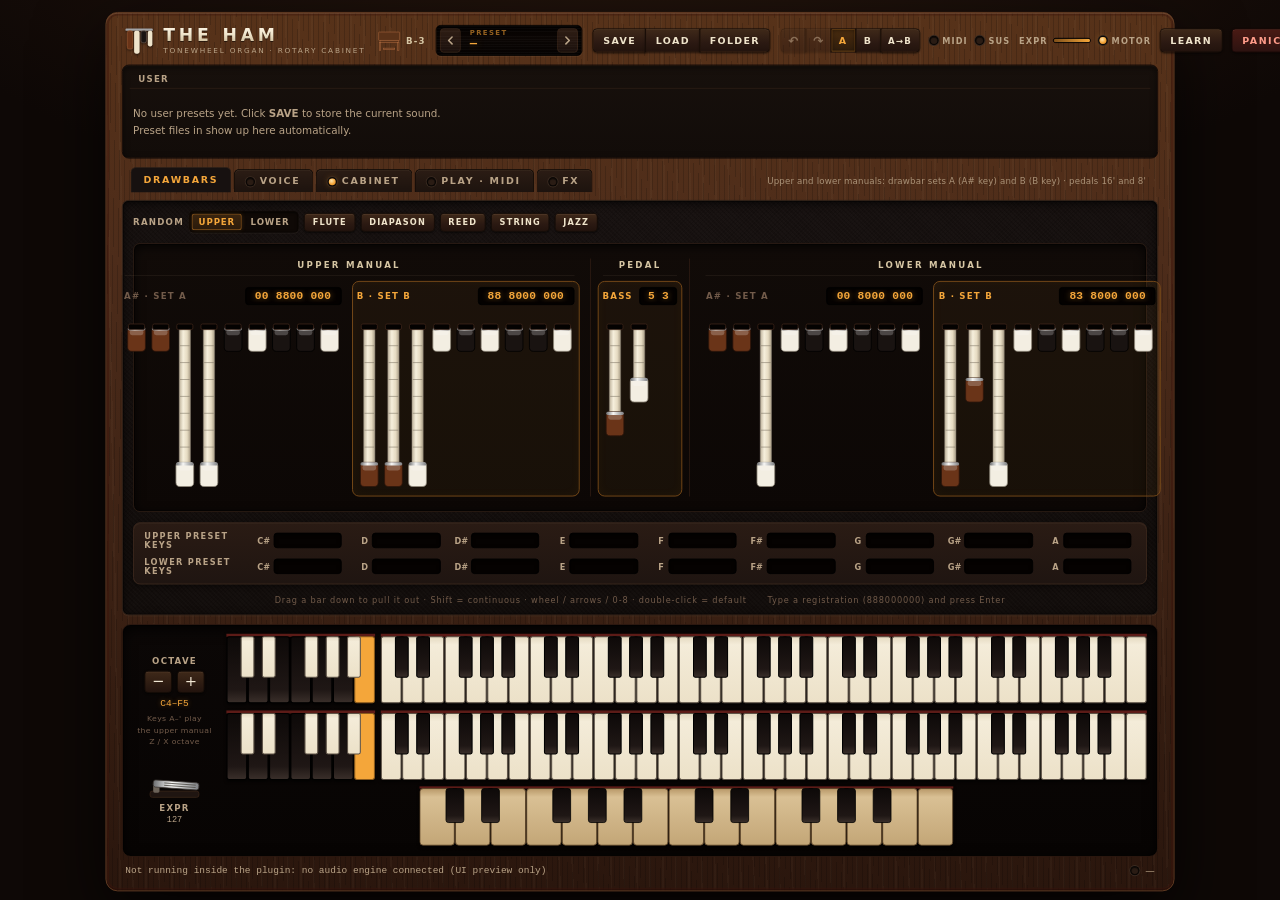
<file: vst/ui/index.html>
<!doctype html>
<html lang="en">
<head>
  <meta charset="utf-8">
  <meta name="viewport" content="width=device-width, initial-scale=1, minimum-scale=1, maximum-scale=1, user-scalable=no, viewport-fit=cover">
  <title>The Ham</title>
  <link rel="stylesheet" href="css/style.css">
</head>
<body class="plugin">
  <!-- shared SVG defs: cream knob face with a chrome rim, cream drawbar shaft, chrome tip ring -->
  <svg width="0" height="0" style="position:absolute" aria-hidden="true" focusable="false">
    <defs>
      <radialGradient id="knobFace" cx="38%" cy="30%" r="80%">
        <stop offset="0%" stop-color="#fbf5e6"/>
        <stop offset="55%" stop-color="#e2d4b3"/>
        <stop offset="100%" stop-color="#9d917a"/>
      </radialGradient>
      <linearGradient id="dbShaft" x1="0" y1="0" x2="1" y2="0">
        <stop offset="0%" stop-color="#bdb19a"/>
        <stop offset="35%" stop-color="#f6efdc"/>
        <stop offset="70%" stop-color="#e6dbc2"/>
        <stop offset="100%" stop-color="#a99d86"/>
      </linearGradient>
      <linearGradient id="dbChrome" x1="0" y1="0" x2="1" y2="0">
        <stop offset="0%" stop-color="#6b6d70"/>
        <stop offset="40%" stop-color="#f7f7f5"/>
        <stop offset="100%" stop-color="#7d7f83"/>
      </linearGradient>
      <!-- chrome rim of a knob (lit from the top left), ivory and ebony keys, maple pedals -->
      <linearGradient id="knobRim" x1="0" y1="0" x2="1" y2="1">
        <stop offset="0%" stop-color="#ffffff"/>
        <stop offset="45%" stop-color="#a9a9a6"/>
        <stop offset="100%" stop-color="#3b3b3a"/>
      </linearGradient>
      <linearGradient id="ivoryKey" x1="0" y1="0" x2="0" y2="1">
        <stop offset="0%" stop-color="#e4d9c0"/>
        <stop offset="12%" stop-color="#f4ecd9"/>
        <stop offset="100%" stop-color="#ece1c8"/>
      </linearGradient>
      <linearGradient id="ebonyKey" x1="0" y1="0" x2="0" y2="1">
        <stop offset="0%" stop-color="#0d0908"/>
        <stop offset="80%" stop-color="#1f1715"/>
        <stop offset="100%" stop-color="#3a2f2a"/>
      </linearGradient>
      <linearGradient id="pedalWood" x1="0" y1="0" x2="0" y2="1">
        <stop offset="0%" stop-color="#b89868"/>
        <stop offset="15%" stop-color="#d9c094"/>
        <stop offset="100%" stop-color="#c3a677"/>
      </linearGradient>
    </defs>
  </svg>

  <main class="synth">
    <header class="topbar">
      <div class="brand">
        <svg class="brand-logo" viewBox="0 0 34 34" aria-hidden="true">
          <rect class="bl-rail" x="2" y="4" width="30" height="2.5" rx="1"/>
          <rect class="bl-bar b" x="4" y="6.5" width="6" height="20" rx="2"/>
          <rect class="bl-bar" x="11.5" y="6.5" width="6" height="25" rx="2"/>
          <rect class="bl-bar k" x="19" y="6.5" width="6" height="13" rx="2"/>
          <rect class="bl-bar" x="26.5" y="6.5" width="5" height="17" rx="2"/>
        </svg>
        <div class="brand-text">
          <span class="brand-mark">THE HAM</span>
          <span class="brand-sub">TONEWHEEL ORGAN · ROTARY CABINET</span>
        </div>
        <span class="console-badge" id="console-badge"></span>
      </div>
      <div class="patch-display">
        <button id="preset-prev" type="button" class="pd-step" aria-label="Previous preset">
          <svg viewBox="0 0 12 12" aria-hidden="true"><path d="M8 2 4 6l4 4"/></svg>
        </button>
        <div class="pd-text">
          <span id="preset-cat" class="pd-label">PRESET</span>
          <span id="preset-name" class="pd-name"></span>
        </div>
        <button id="preset-next" type="button" class="pd-step" aria-label="Next preset">
          <svg viewBox="0 0 12 12" aria-hidden="true"><path d="m4 2 4 4-4 4"/></svg>
        </button>
      </div>
      <div class="preset-actions">
        <button id="preset-save" type="button" class="pd-btn">SAVE</button>
        <button id="preset-load" type="button" class="pd-btn">LOAD</button>
        <button id="preset-folder" type="button" class="pd-btn" title="Open the preset folder">FOLDER</button>
      </div>
      <div class="history">
        <button id="undo-btn" type="button" class="pd-btn icon" title="Undo (Ctrl+Z)" aria-label="Undo">&#8630;</button>
        <button id="redo-btn" type="button" class="pd-btn icon" title="Redo (Ctrl+Y)" aria-label="Redo">&#8631;</button>
        <button id="ab-a" type="button" class="pd-btn ab" title="Compare: setting A">A</button>
        <button id="ab-b" type="button" class="pd-btn ab" title="Compare: setting B">B</button>
        <button id="ab-copy" type="button" class="pd-btn ab-copy" title="Copy the current setting to the other slot">A&#8594;B</button>
      </div>
      <div class="top-controls">
        <label class="midi-pick web-only">
          <span class="ctl-label">MIDI IN</span>
          <select id="midi-select"><option>Detecting…</option></select>
        </label>
        <span class="indicator"><span class="led" id="midi-led" title="Note activity"></span>MIDI</span>
        <span class="indicator"><span class="led" id="sustain-led"></span>SUS</span>
        <span class="indicator" title="Expression pedal (CC11)">EXPR <span class="mini-meter"><div id="expr-mini"></div></span></span>
        <span class="indicator" title="Tonewheel motor speed"><span class="led on" id="motor-led"></span>MOTOR</span>
        <button id="learn-btn" type="button" class="pd-btn learn-btn" title="MIDI learn: click, then click a control and move a controller">LEARN</button>
        <button id="panic-btn" type="button" class="panic">PANIC</button>
      </div>
    </header>

    <section class="browser" aria-label="Presets">
      <div class="cat-tabs" id="cat-tabs" role="tablist"></div>
      <div class="preset-grid" id="preset-grid"></div>
    </section>

    <nav class="page-tabs" role="tablist" aria-label="Sections">
      <button type="button" class="page-tab" data-page="drawbars" role="tab">DRAWBARS</button>
      <button type="button" class="page-tab" data-page="voice" role="tab"><span class="led" id="voice-led"></span>VOICE</button>
      <button type="button" class="page-tab" data-page="cabinet" role="tab"><span class="led" id="cabinet-led"></span>CABINET</button>
      <button type="button" class="page-tab" data-page="play" role="tab"><span class="led" id="play-led"></span>PLAY · MIDI</button>
      <button type="button" class="page-tab" data-page="fx" role="tab"><span class="led" id="fx-led"></span>FX</button>
      <span class="page-hint" id="page-hint"></span>
    </nav>
    <div class="pages">
      <div class="page" data-page="drawbars">
        <div class="db-tools" id="db-tools"></div>
        <section class="db-stage" id="db-stage"></section>
        <div class="db-legend">
          <span>Drag a bar down to pull it out · Shift = continuous · wheel / arrows / 0-8 · double-click = default</span>
          <span>Type a registration (888000000) and press Enter</span>
        </div>
      </div>
      <div class="page" data-page="voice">
        <section class="row voice-row-1" id="voice-row-1"></section>
        <section class="row voice-row-2" id="voice-row-2"></section>
      </div>
      <div class="page" data-page="cabinet">
        <div class="cab-layout">
          <section class="cab-view" id="cab-view"></section>
          <div class="cab-controls">
            <section class="row cab-row-1" id="cab-row-1"></section>
            <section class="row cab-row-2" id="cab-row-2"></section>
          </div>
        </div>
      </div>
      <div class="page" data-page="play">
        <section class="row play-row-1" id="play-row-1"></section>
        <section class="row play-row-2" id="play-row-2"></section>
      </div>
      <div class="page" data-page="fx">
        <section class="row fx-row-1" id="fx-row-1"></section>
        <div class="fx-chain" id="fx-chain" aria-label="Signal chain"></div>
      </div>
    </div>

    <section class="keybed">
      <div class="kb-side">
        <span class="ctl-label">OCTAVE</span>
        <div class="oct-buttons">
          <button id="oct-down" type="button" aria-label="Octave down">−</button>
          <button id="oct-up" type="button" aria-label="Octave up">+</button>
        </div>
        <span id="octave-readout" class="oct-readout"></span>
        <span class="kbd-hint">Keys A–' play<br>the upper manual<br>Z / X octave</span>
        <div id="expr-slot"></div>
      </div>
      <div class="kb-rows">
        <div class="kb-row"><div id="pk-upper"></div><div id="kb-upper"></div></div>
        <div class="kb-row"><div id="pk-lower"></div><div id="kb-lower"></div></div>
        <div class="pedal-row"><div id="kb-pedal"></div></div>
      </div>
    </section>

    <footer class="statusbar">
      <span id="midi-monitor" class="monitor">Connecting to plugin…</span>
      <span class="audio-status"><span class="led" id="audio-led"></span><span id="audio-info">—</span></span>
    </footer>
  </main>

  <div id="modal" class="modal hidden" role="dialog" aria-modal="true" aria-labelledby="modal-title">
    <div class="modal-card">
      <div id="modal-title" class="modal-title"></div>
      <div id="modal-body" class="modal-body"></div>
      <input id="modal-input" type="text" maxlength="60" spellcheck="false" autocomplete="off">
      <div class="modal-actions">
        <button id="modal-cancel" type="button" class="pd-btn">CANCEL</button>
        <button id="modal-ok" type="button" class="pd-btn primary">OK</button>
      </div>
    </div>
  </div>

  <script src="js/params.js"></script>
  <script src="js/engine-juce.js"></script>
  <script src="js/knob.js"></script>
  <script src="js/controls.js"></script>
  <script src="js/drawbar.js"></script>
  <script src="js/cabinet.js"></script>
  <script src="js/piano.js"></script>
  <script src="js/app.js"></script>
</body>
</html>
</file>
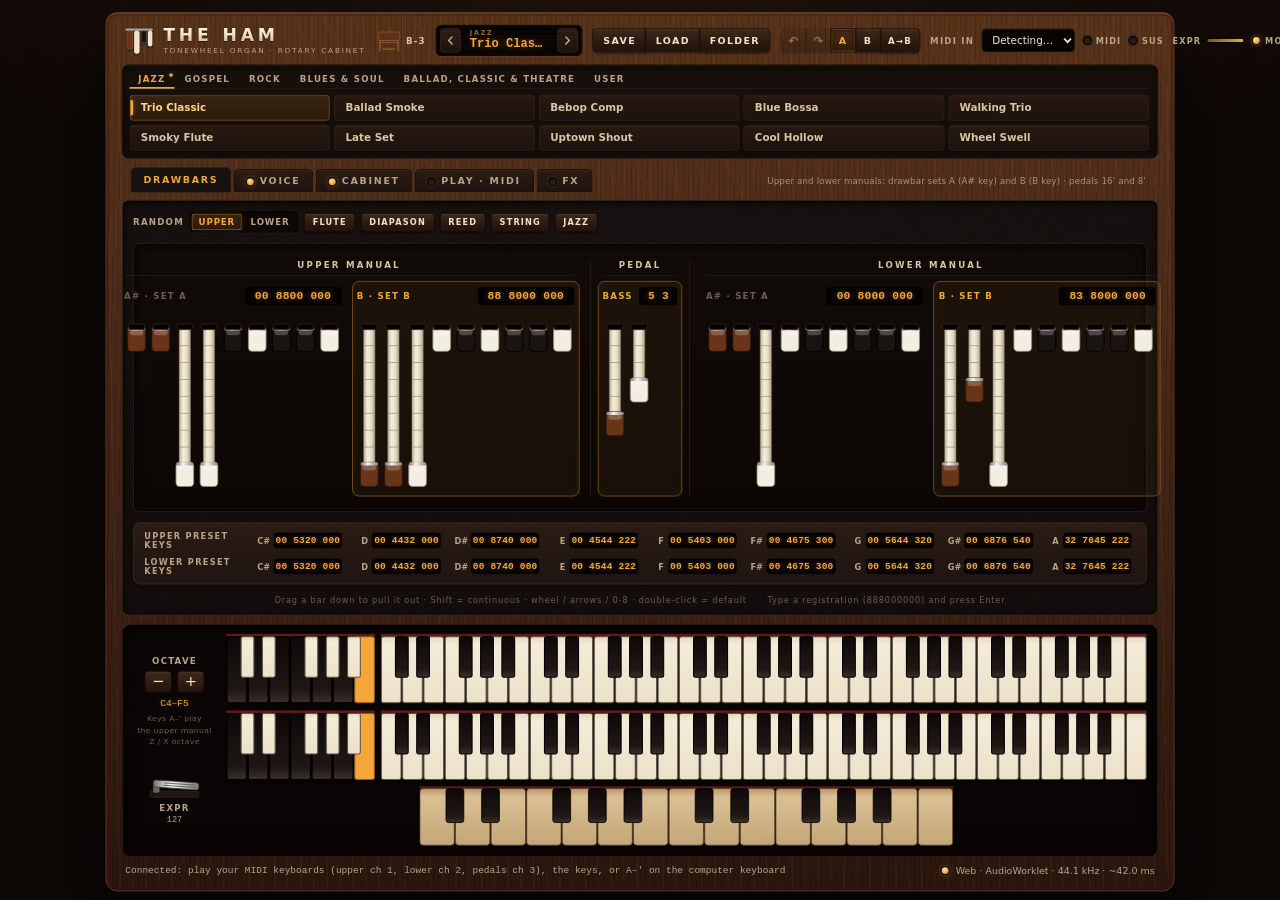
<file: vst/webhost/dev.html>
<!doctype html>
<!--
  Development page: the web build UNBUNDLED. Loads vst/ui (HTML, CSS, JS), the
  factory presets and the web host straight from the source files, so an edit
  only needs a page reload (no build-web.ps1).
  Open it with:  serve.ps1 -Dev   (serves vst/ and opens this page)
-->
<html lang="en">
<head>
  <meta charset="utf-8">
  <meta name="viewport" content="width=device-width, initial-scale=1">
  <title>The Ham (dev)</title>
  <style>body { background: #140c09; color: #e2d4b3; font: 14px system-ui, sans-serif; }</style>
</head>
<body>
  <p id="dev-status">Loading the UI from ../ui …</p>
  <script>
  (async function () {
    'use strict';
    const status = (t) => { const s = document.getElementById('dev-status'); if (s) s.textContent = t; };
    try {
      if (location.protocol === 'file:') throw new Error('open this page through serve.ps1 -Dev (browsers block loading files from file://)');
      const [indexHtml, factory] = await Promise.all([
        fetch('../ui/index.html', { cache: 'no-store' }).then(r => { if (!r.ok) throw new Error('../ui/index.html: ' + r.status); return r.text(); }),
        fetch('../presets/factory_presets.json', { cache: 'no-store' }).then(r => r.json()),
      ]);
      window.FACTORY_JSON = factory;
      const doc = new DOMParser().parseFromString(indexHtml, 'text/html');
      const scripts = [...doc.querySelectorAll('script[src]')].map(s => s.getAttribute('src'));
      doc.querySelectorAll('script').forEach(s => s.remove());
      const css = document.createElement('link');
      css.rel = 'stylesheet';
      css.href = '../ui/css/style.css';
      await new Promise((res) => { css.onload = css.onerror = res; document.head.appendChild(css); });
      document.body.innerHTML = doc.body.innerHTML;
      for (const a of doc.body.attributes) document.body.setAttribute(a.name, a.value);

      // same order as build-web.ps1: the web host goes in right before the bridge (engine-juce.js)
      const order = [];
      for (const src of scripts) {
        if (src.endsWith('engine-juce.js')) order.push('factory.js', 'dsp-worklet.js', 'web-host.js');
        order.push('../ui/' + src);
      }
      for (const src of order) {
        await new Promise((res, rej) => {
          const s = document.createElement('script');
          s.src = src + '?t=' + Date.now();
          s.onload = res;
          s.onerror = () => rej(new Error('could not load ' + src));
          document.body.appendChild(s);
        });
      }
      document.title = 'The Ham (dev)';
    } catch (e) {
      status('Dev page failed: ' + (e.message || e));
      console.error(e);
    }
  })();
  </script>
</body>
</html>
</file>
<file: vst/ui/css/style.css>
/* ===========================================================================
   The Ham: a walnut console with a crinkle-black control plate let into it,
   cream and chrome hardware, amber lamps. Every colour is a token below; the
   class names belong to the widgets (knob.js, controls.js, drawbar.js,
   piano.js, cabinet.js) and to app.js, so a restyle stays in this file.
   Lettering: Bahnschrift (condensed, like an engraved panel) for labels and
   buttons, Segoe UI for prose, Cascadia Mono for readouts.
   =========================================================================== */
:root {
  --bg: #0e0806;
  --wood-1: #4d2c1a;              /* walnut */
  --wood-2: #2a160d;
  --wood-grain: rgba(0, 0, 0, 0.16);
  --plate: #171110;               /* crinkle-black control plate */
  --plate-2: #120d0b;
  --plate-edge: #2e2119;
  --panel: #1f1511;               /* oxblood-brown */
  --panel-2: #2a1b14;
  --panel-edge: #3f2b1f;
  --panel-edge-hi: #6c4732;
  --screen: #080403;
  --text: #f1e7d4;                /* cream */
  --muted: #b9a387;
  --faint: #725b4a;
  --accent: #f4a63a;              /* warm amber (a lit lamp) */
  --accent-hi: #ffd38f;
  --accent-glow: rgba(244, 166, 58, 0.45);
  --accent-dim: #80501a;
  --accent-bg: #2f1d0d;
  --track: #2b1d15;
  --cream: #efe4cb;
  --cream-2: #d6c6a4;
  --chrome-1: #f5f5f3;
  --chrome-2: #a3a4a6;
  --chrome-3: #5d5f63;
  --oxblood: #5c1b17;
  --tip-brown: #6a3418;
  --tip-white: #f3eee2;
  --tip-black: #191311;
  --key-white: #efe6d2;
  --key-black: #1b1412;
  --danger: #ff9c8a;
  --danger-bg: #2c1210;
  --danger-edge: #6a2a22;
  --ok: #8cc28f;
  --sans: "Segoe UI Variable Text", "Segoe UI", system-ui, -apple-system, sans-serif;
  --label: "Bahnschrift", "Segoe UI Variable Small", "Segoe UI", system-ui, sans-serif;
  --mono: "Cascadia Mono", "Consolas", ui-monospace, monospace;
}

* { box-sizing: border-box; }
html, body { margin: 0; }
body {
  min-height: 100vh;
  background: radial-gradient(1400px 700px at 50% -20%, #2c190f 0%, var(--bg) 60%) var(--bg);
  color: var(--text);
  font-family: var(--sans);
  overflow: hidden;
  -webkit-font-smoothing: antialiased;
}
button { font-family: inherit; color: inherit; }

/* the console is laid out at a fixed size and scaled to fit the window (app.js fit()) */
.synth {
  position: absolute; left: 50%; top: 12px; transform-origin: top center;
  width: 1240px;
  /* walnut: a fine vertical grain over a warm gradient, a lit top edge, an oxblood line inside the rim */
  background:
    repeating-linear-gradient(91deg, var(--wood-grain) 0 1px, transparent 1px 6px),
    repeating-linear-gradient(89deg, rgba(255, 215, 170, 0.03) 0 2px, transparent 2px 15px),
    linear-gradient(180deg, #573219 0%, var(--wood-1) 28%, var(--wood-2) 100%);
  border: 1px solid #6b4126;
  border-radius: 14px;
  padding: 14px 18px 16px;
  box-shadow: 0 30px 80px rgba(0, 0, 0, 0.7), inset 0 1px 0 rgba(255, 220, 180, 0.18),
              inset 0 0 0 3px rgba(60, 20, 12, 0.45), inset 0 -2px 0 rgba(0, 0, 0, 0.4);
  display: flex; flex-direction: column; gap: 10px;
  user-select: none;
}

/* ------------------------------------------------------------- lettering --- */
.ctl-label, .panel-title, .knob-label, .pd-label, .indicator, .db-manual-title, .db-set-title,
.reg-row-title, .reg-key, .cat-tab, .page-tab, .seg button, .power, .pd-btn, .panic, .phase-tag,
.speed-lamps, .kb-tag, .modal-title, .console-badge, .fx-chain, .db-legend, .oct-readout, .kbd-hint {
  font-family: var(--label); font-stretch: semi-condensed;
}
.ctl-label, .knob-label, .pd-label {
  font-size: 10px; letter-spacing: 0.14em; text-transform: uppercase; color: var(--muted); font-weight: 600;
}
.panel-title { font-size: 11.5px; letter-spacing: 0.2em; text-transform: uppercase; color: var(--cream); font-weight: 700; white-space: nowrap; }

/* ---------------------------------------------------------------- lamps --- */
.led {
  display: inline-block; width: 8px; height: 8px; border-radius: 50%;
  background: #2a1c14;
  box-shadow: inset 0 1px 1px rgba(0, 0, 0, 0.7), 0 0 0 1.5px #0b0705, 0 0 0 2.5px #3b2b21;
  flex: none; transition: background 60ms, box-shadow 60ms;
}
.led.on, .power.on .led {
  background: radial-gradient(circle at 40% 35%, #ffe4ad, var(--accent) 55%, #c97a1c);
  box-shadow: 0 0 0 1.5px #0b0705, 0 0 0 2.5px #3b2b21, 0 0 9px var(--accent-glow), 0 0 3px var(--accent);
}

/* -------------------------------------------------------------- top bar --- */
.topbar { display: flex; align-items: center; gap: 12px; flex-wrap: nowrap; padding: 0 2px; }
.brand { display: flex; align-items: center; gap: 10px; line-height: 1.1; flex: none; }
.brand-logo { width: 36px; height: 36px; flex: none; filter: drop-shadow(0 1px 1px rgba(0, 0, 0, 0.6)); }
.brand-logo .bl-bar { fill: var(--cream); }
.brand-logo .bl-bar.b { fill: var(--tip-brown); stroke: #a7663c; stroke-width: 0.6; }
.brand-logo .bl-bar.k { fill: var(--tip-black); stroke: #77655a; stroke-width: 0.6; }
.brand-logo .bl-rail { fill: var(--chrome-2); }
.brand-text { display: flex; flex-direction: column; white-space: nowrap; }
.brand-mark {
  font-family: var(--label); font-size: 20px; font-weight: 700; letter-spacing: 0.22em;
  background: linear-gradient(180deg, #fff8e8 0%, var(--cream) 45%, #c6b48f 100%);
  -webkit-background-clip: text; background-clip: text; color: transparent;
  filter: drop-shadow(0 1px 0 rgba(0, 0, 0, 0.55));
}
.brand-sub { font-family: var(--label); font-stretch: semi-condensed; font-size: 8.5px; letter-spacing: 0.24em; color: var(--muted); margin-top: 3px; }
.console-badge { display: flex; align-items: center; gap: 5px; color: var(--cream-2); font-size: 10px; font-weight: 700; letter-spacing: 0.14em; white-space: nowrap; margin-left: 2px; }
.console-badge svg { width: 30px; height: 26px; fill: #5a3219; stroke: #a7663c; stroke-width: 0.8; }
.console-badge svg .cb-hole { fill: #1a0d06; stroke: none; }

/* the preset display: an amber LCD behind glass */
.patch-display {
  position: relative; flex: 1; min-width: 170px; height: 36px; display: flex; align-items: center; gap: 4px;
  background: linear-gradient(180deg, #050201, #0b0604 40%, #060302); border: 1px solid #000; border-radius: 6px; padding: 3px 4px;
  box-shadow: inset 0 2px 8px rgba(0, 0, 0, 0.9), 0 1px 0 rgba(255, 220, 180, 0.08);
}
.patch-display::after {
  content: ""; position: absolute; inset: 0; border-radius: 6px; pointer-events: none;
  background: repeating-linear-gradient(180deg, rgba(255, 255, 255, 0.025) 0 1px, transparent 1px 3px);
}
.pd-text { flex: 1; min-width: 0; display: flex; flex-direction: column; justify-content: center; padding: 0 6px; line-height: 1.1; }
.pd-label { font-size: 8px; color: #93601f; letter-spacing: 0.2em; }
.pd-name {
  font-family: var(--mono); color: var(--accent); font-size: 14px; font-weight: 600; text-shadow: 0 0 10px var(--accent-glow);
  white-space: nowrap; overflow: hidden; text-overflow: ellipsis;
}
.pd-step {
  flex: none; width: 24px; height: 28px; padding: 0; display: flex; align-items: center; justify-content: center;
  background: linear-gradient(180deg, #2e1d14, #1b100c); border: 1px solid #3a2518; border-radius: 4px; cursor: pointer;
}
.pd-step svg { width: 12px; height: 12px; fill: none; stroke: var(--muted); stroke-width: 1.8; stroke-linecap: round; stroke-linejoin: round; }
.pd-step:hover svg { stroke: var(--accent); }
.pd-step:active { transform: translateY(1px); }

/* buttons: dark bakelite with a lit top edge; groups are joined into one bar */
.pd-btn {
  background: linear-gradient(180deg, #3f2919 0%, #2b1912 60%, #22130d 100%); border: 1px solid #170d08; border-radius: 5px;
  height: 28px; padding: 0 11px; font-size: 11px; font-weight: 700; letter-spacing: 0.14em; color: var(--cream); cursor: pointer;
  box-shadow: inset 0 1px 0 rgba(255, 220, 180, 0.14), 0 1px 2px rgba(0, 0, 0, 0.6);
}
.pd-btn:hover { background: linear-gradient(180deg, #4c3221, #33200f 60%, #26150e); }
.pd-btn:active { box-shadow: inset 0 2px 4px rgba(0, 0, 0, 0.6); transform: translateY(1px); }
.pd-btn:disabled { opacity: 0.35; cursor: default; }
.pd-btn.primary { background: linear-gradient(180deg, #4e2f10, #30200a); border-color: var(--accent-dim); color: var(--accent); }
.pd-btn.primary:hover { border-color: var(--accent); }
.pd-btn.danger { background: var(--danger-bg); border-color: var(--danger-edge); color: var(--danger); }
.preset-actions, .history { display: flex; }
.preset-actions .pd-btn, .history .pd-btn { border-radius: 0; margin-left: -1px; }
.preset-actions .pd-btn:first-child, .history .pd-btn:first-child { border-radius: 5px 0 0 5px; margin-left: 0; }
.preset-actions .pd-btn:last-child, .history .pd-btn:last-child { border-radius: 0 5px 5px 0; }
.pd-btn.icon { padding: 0 8px; font-size: 14px; letter-spacing: 0; font-family: var(--sans); }
.pd-btn.ab { padding: 0 9px; }
.pd-btn.ab.on { color: var(--accent); background: linear-gradient(180deg, #4a2c0f, #2f1d0c); box-shadow: inset 0 0 0 1px var(--accent-dim), inset 0 1px 6px rgba(0, 0, 0, 0.5); }
.pd-btn.ab-copy { padding: 0 8px; font-size: 10px; }
.pd-btn.small { height: 22px; padding: 0 9px; font-size: 9.5px; }
.top-controls { display: flex; align-items: center; gap: 10px; flex: none; }
.midi-pick { display: flex; align-items: center; gap: 8px; }
.midi-pick select { background: var(--screen); color: var(--text); border: 1px solid var(--panel-edge); border-radius: 5px; padding: 5px 8px; font: 12px var(--sans); max-width: 200px; }
body:not(.web) .web-only { display: none; }
.indicator { display: flex; align-items: center; gap: 6px; font-size: 9.5px; letter-spacing: 0.14em; color: var(--muted); font-weight: 600; }
.mini-meter { width: 44px; height: 6px; background: #0a0504; border: 1px solid #000; border-radius: 3px; overflow: hidden; box-shadow: inset 0 1px 2px rgba(0, 0, 0, 0.8); }
.mini-meter > div { height: 100%; width: 100%; background: linear-gradient(90deg, var(--accent-dim), var(--accent)); transition: width 60ms linear; }
.learn-btn.on { border-color: var(--accent); color: var(--accent); box-shadow: 0 0 8px var(--accent-glow), inset 0 1px 0 rgba(255, 220, 180, 0.14); }
.panic {
  background: linear-gradient(180deg, #4a1a14, #2c1210); border: 1px solid #170706; border-radius: 5px; color: var(--danger);
  height: 28px; padding: 0 12px; font-size: 11px; letter-spacing: 0.16em; font-weight: 700; cursor: pointer;
  box-shadow: inset 0 1px 0 rgba(255, 180, 160, 0.18), 0 1px 2px rgba(0, 0, 0, 0.6);
}
.panic:hover { background: linear-gradient(180deg, #5a2019, #381612); }
.panic:active { transform: translateY(1px); box-shadow: inset 0 2px 4px rgba(0, 0, 0, 0.6); }

/* ======================================================== preset browser === */
.browser {
  background: linear-gradient(180deg, #17100c, #120c09); border: 1px solid #0d0806; border-radius: 8px; padding: 4px 8px 8px;
  display: flex; flex-direction: column; gap: 7px;
  box-shadow: inset 0 1px 0 rgba(255, 220, 180, 0.04), inset 0 2px 8px rgba(0, 0, 0, 0.5);
}
.cat-tabs { display: flex; flex-wrap: wrap; gap: 2px; border-bottom: 1px solid #2a1c14; }
.cat-tab {
  position: relative; background: transparent; border: none; border-bottom: 2px solid transparent; margin-bottom: -1px; padding: 6px 10px 4px;
  font-size: 10px; font-weight: 700; letter-spacing: 0.14em; text-transform: uppercase; color: var(--muted); cursor: pointer;
}
.cat-tab:hover { color: var(--text); }
.cat-tab.active { color: var(--accent); border-bottom-color: var(--accent); }
.cat-tab.has-current::after { content: ""; position: absolute; top: 5px; right: 2px; width: 4px; height: 4px; border-radius: 50%; background: var(--accent); box-shadow: 0 0 4px var(--accent-glow); }
.preset-grid { display: grid; grid-template-columns: repeat(5, minmax(0, 1fr)); grid-auto-rows: 30px; gap: 5px; height: 65px; overflow-y: auto; padding-right: 2px; }
.preset-btn {
  position: relative; display: flex; align-items: center; padding: 0 24px 0 12px;
  background: linear-gradient(180deg, #281910, #1d120d); border: 1px solid #33221a; border-radius: 4px;
  font-size: 12px; font-weight: 600; text-align: left; cursor: pointer; min-width: 0; color: var(--cream-2);
  box-shadow: inset 0 1px 0 rgba(255, 220, 180, 0.05);
}
.preset-btn::before { content: ""; position: absolute; left: 0; top: 5px; bottom: 5px; width: 3px; border-radius: 0 2px 2px 0; background: transparent; }
.preset-btn:hover { border-color: var(--panel-edge-hi); color: var(--text); }
.preset-btn:active { transform: translateY(1px); }
.preset-btn.selected { border-color: var(--accent-dim); background: linear-gradient(180deg, #3a2410, #2a1a0c); color: var(--accent-hi); }
.preset-btn.selected::before { background: var(--accent); box-shadow: 0 0 6px var(--accent-glow); }
.pb-name { white-space: nowrap; overflow: hidden; text-overflow: ellipsis; }
.pb-del { position: absolute; right: 4px; top: 50%; transform: translateY(-50%); width: 18px; height: 18px; line-height: 17px; text-align: center; border-radius: 4px; color: var(--muted); font-size: 14px; opacity: 0; }
.preset-btn:hover .pb-del { opacity: 1; }
.pb-del:hover { background: #3c1814; color: var(--danger); }
.grid-empty { grid-column: 1 / -1; grid-row: 1 / 3; align-self: center; font-size: 12px; color: var(--muted); line-height: 1.6; padding: 0 4px; }
.path { font-family: var(--mono); color: var(--text); font-size: 11px; word-break: break-all; }
.preset-grid::-webkit-scrollbar { width: 6px; }
.preset-grid::-webkit-scrollbar-thumb { background: #4a3125; border-radius: 3px; }

/* ================================================= page tabs + the plate === */
.page-tabs { display: flex; align-items: flex-end; gap: 3px; padding: 0 10px; margin-bottom: -1px; position: relative; z-index: 1; }
.page-tab {
  display: flex; align-items: center; gap: 7px; border: 1px solid #0e0906; border-bottom: none; border-radius: 6px 6px 0 0;
  background: linear-gradient(180deg, #2b1c14, #1d130e); padding: 7px 14px 6px; font-size: 11px; font-weight: 700; letter-spacing: 0.18em;
  color: var(--muted); cursor: pointer; white-space: nowrap; flex: none; box-shadow: inset 0 1px 0 rgba(255, 220, 180, 0.08);
}
.page-tab:hover { color: var(--text); }
.page-tab.active { color: var(--accent); background: var(--plate); border-color: var(--plate-edge); padding-bottom: 8px; box-shadow: none; }
.page-hint { margin-left: auto; font-family: var(--sans); font-size: 10px; color: var(--muted); opacity: 0.85; letter-spacing: 0.02em; padding: 0 4px 7px 10px; min-width: 0; white-space: nowrap; overflow: hidden; text-overflow: ellipsis; }
/* the plate: crinkle black, let into the wood; every page fills it */
.pages {
  display: grid; padding: 12px; border: 1px solid var(--plate-edge); border-radius: 8px;
  background:
    repeating-linear-gradient(45deg, rgba(255, 255, 255, 0.012) 0 2px, transparent 2px 4px),
    repeating-linear-gradient(-45deg, rgba(0, 0, 0, 0.12) 0 1px, transparent 1px 3px),
    radial-gradient(120% 90% at 50% 0%, var(--plate) 0%, var(--plate-2) 100%);
  box-shadow: inset 0 2px 10px rgba(0, 0, 0, 0.75), inset 0 0 0 1px rgba(0, 0, 0, 0.5), 0 1px 0 rgba(255, 220, 180, 0.07);
}
.page { grid-area: 1 / 1; display: flex; flex-direction: column; gap: 12px; min-width: 0; }
.page:not(.active) { visibility: hidden; pointer-events: none; }

/* --------------------------------------------------------------- panels --- */
.row { display: grid; gap: 12px; flex: 1 1 auto; }
.voice-row-1 { grid-template-columns: minmax(0, 1.2fr) minmax(0, 1fr) minmax(0, 1fr); }
.voice-row-2 { grid-template-columns: minmax(0, 1.4fr) minmax(0, 1fr); }
.cab-row-1 { grid-template-columns: minmax(0, 1.2fr) minmax(0, 1fr); grid-column: 2; }   /* horn: 5 knobs on one line, drum: 4 */
.cab-row-2 { grid-template-columns: 184px minmax(0, 1fr); grid-column: 2; }             /* mics: 6 knobs on one line */
.play-row-1 { grid-template-columns: minmax(0, 1.1fr) minmax(0, 0.8fr) minmax(0, 1fr); }
.play-row-2 { grid-template-columns: minmax(0, 1.6fr) minmax(0, 1fr); }
.fx-row-1 { grid-template-columns: minmax(0, 1fr) minmax(0, 1fr); grid-auto-rows: 1fr; }
.panel {
  background: linear-gradient(180deg, var(--panel-2), var(--panel)); border: 1px solid var(--panel-edge); border-radius: 8px;
  padding: 9px 12px 12px; display: flex; flex-direction: column; gap: 10px; min-width: 0;
  box-shadow: inset 0 1px 0 rgba(255, 220, 180, 0.07), 0 2px 6px rgba(0, 0, 0, 0.45); transition: opacity 150ms;
}
.panel.off .knob-row, .panel.off .field-grid, .panel.off .switch-row { opacity: 0.4; }
.panel-head {
  display: flex; align-items: center; justify-content: space-between; gap: 8px; min-height: 26px;
  padding-bottom: 6px; border-bottom: 1px solid rgba(255, 220, 180, 0.08);
}
.panel-head .seg, .panel-head .param-select { flex: none; }
.panel-head .param-select { width: auto; min-width: 120px; }
.panel-head .head-group { display: flex; align-items: center; gap: 8px; min-width: 0; margin-left: auto; }
.phase-tag {
  font-size: 8.5px; font-weight: 700; letter-spacing: 0.14em; color: var(--faint); border: 1px solid var(--panel-edge);
  border-radius: 4px; padding: 1px 5px; white-space: nowrap;
}
.power {
  display: flex; align-items: center; gap: 7px; background: linear-gradient(180deg, #1a100b, #130b08); border: 1px solid #0f0805; border-radius: 4px;
  padding: 3px 9px 3px 7px; font-size: 10px; letter-spacing: 0.14em; font-weight: 700; color: var(--muted); cursor: pointer; white-space: nowrap;
  box-shadow: inset 0 1px 3px rgba(0, 0, 0, 0.7), 0 1px 0 rgba(255, 220, 180, 0.06);
}
.power:hover { color: var(--text); }
.power.on { color: var(--accent-hi); }
.panel-note { font-size: 10.5px; color: var(--muted); line-height: 1.5; }
.sub-title { font-family: var(--label); font-stretch: semi-condensed; font-size: 10px; letter-spacing: 0.18em; text-transform: uppercase; color: var(--cream-2); font-weight: 700; padding-top: 4px; border-top: 1px solid rgba(255, 220, 180, 0.08); }
.panel-note b { color: var(--text); font-weight: 600; }

/* ---------------------------------------------------------------- knobs --- */
.knob-row { display: flex; justify-content: space-around; align-items: flex-start; align-content: center; gap: 0; flex-wrap: wrap; flex: 1 1 auto; }
.knob-row.left { justify-content: flex-start; }
.knob { display: flex; flex-direction: column; align-items: center; gap: 3px; width: 60px; }
.knob-svg { width: 56px; height: 56px; cursor: ns-resize; touch-action: none; outline: none; overflow: visible; }
.knob-svg:focus-visible .k-face { stroke: var(--accent); }
.k-track { fill: none; stroke: var(--track); stroke-width: 3.5; stroke-linecap: round; }
.k-value { fill: none; stroke: var(--accent); stroke-width: 3.5; stroke-linecap: round; filter: drop-shadow(0 0 3px var(--accent-glow)); }
.k-tick { fill: var(--faint); }
.k-face { fill: url(#knobFace); stroke: url(#knobRim); stroke-width: 2; filter: drop-shadow(0 2px 2px rgba(0, 0, 0, 0.65)); }
.k-pointer { stroke: var(--oxblood); stroke-width: 2.6; stroke-linecap: round; }
.knob:hover .k-track { stroke: #3d2a1f; }
.knob-value { font-family: var(--mono); font-size: 11px; color: var(--text); min-height: 14px; white-space: nowrap; }
.knob.active .knob-value { color: var(--accent); text-shadow: 0 0 6px var(--accent-glow); }
.knob-label { font-size: 9px; letter-spacing: 0.08em; white-space: nowrap; }

/* -------------------------------------------------- switches / choices ---- */
.switch-row { display: flex; align-items: center; justify-content: space-between; gap: 6px; flex-wrap: wrap; }
.switch-row.left { justify-content: flex-start; gap: 10px; }
.seg {
  display: inline-flex; background: #0f0906; border: 1px solid #0b0604; border-radius: 5px; padding: 2px; gap: 2px;
  box-shadow: inset 0 1px 3px rgba(0, 0, 0, 0.7), 0 1px 0 rgba(255, 220, 180, 0.06);
}
.seg button { background: transparent; border: none; border-radius: 3px; padding: 4px 8px; font-size: 10px; font-weight: 700; letter-spacing: 0.1em; white-space: nowrap; text-transform: uppercase; color: var(--muted); cursor: pointer; }
.seg button:not(:disabled):hover { color: var(--text); }
.seg button:disabled { opacity: 0.3; cursor: default; }
.seg button.on { background: linear-gradient(180deg, #3b250f, #2a1a0b); color: var(--accent); box-shadow: inset 0 0 0 1px var(--accent-dim), 0 0 6px rgba(244, 166, 58, 0.15); }
.seg button:focus-visible { outline: 1px solid var(--accent); }
.param-select {
  min-width: 0; width: 100%; appearance: none; -webkit-appearance: none;
  background: var(--screen) url("data:image/svg+xml,%3Csvg xmlns='http://www.w3.org/2000/svg' viewBox='0 0 10 6'%3E%3Cpath d='M1 1l4 4 4-4' fill='none' stroke='%23b9a387' stroke-width='1.5' stroke-linecap='round'/%3E%3C/svg%3E") no-repeat right 5px center / 9px 6px;
  color: var(--cream); border: 1px solid #0b0604; border-radius: 4px; padding: 5px 17px 5px 7px; font: 600 10.5px var(--sans); cursor: pointer;
  box-shadow: inset 0 1px 3px rgba(0, 0, 0, 0.7), 0 1px 0 rgba(255, 220, 180, 0.06);
}
.param-select:hover { color: var(--text); border-color: var(--panel-edge-hi); }
.param-select:focus-visible { outline: 1px solid var(--accent); }
.field { display: flex; flex-direction: column; gap: 4px; min-width: 0; }
.field-grid { display: grid; grid-template-columns: 1fr 1fr; gap: 8px 10px; align-items: end; }
.field-grid.three { grid-template-columns: 1fr 1fr 1fr; }

/* ============================================================= drawbars ==== */
.db-tools { display: flex; align-items: center; gap: 6px; }
.db-stage {
  flex: 1 1 auto; display: flex; justify-content: center; align-items: center; gap: 12px;
  background: linear-gradient(180deg, #110b08, #0c0705); border: 1px solid #2c1c14; border-radius: 8px;
  padding: 10px 8px; box-shadow: inset 0 3px 12px rgba(0, 0, 0, 0.8), inset 0 0 0 1px rgba(0, 0, 0, 0.6);
}
.db-manual { display: flex; flex-direction: column; gap: 6px; }
.db-manual-title {
  font-size: 10px; letter-spacing: 0.26em; font-weight: 700; color: var(--cream-2); text-align: center;
  padding: 2px 0 6px; border-bottom: 1px solid rgba(255, 220, 180, 0.08); margin: 0 6px;
}
.db-manual-sets { display: flex; gap: 6px; }
.db-set { display: flex; flex-direction: column; gap: 5px; padding: 6px 5px 3px; border: 1px solid transparent; border-radius: 8px; transition: border-color 120ms, background 120ms; }
.db-set.active { border-color: var(--accent-dim); background: rgba(244, 166, 58, 0.05); box-shadow: inset 0 0 12px rgba(244, 166, 58, 0.04); }
.db-set-head { display: flex; align-items: center; gap: 8px; justify-content: space-between; }
.db-set-title { font-size: 10px; font-weight: 700; letter-spacing: 0.14em; color: var(--faint); white-space: nowrap; }
.db-set.active .db-set-title { color: var(--accent); }
.reg-input {
  width: 112px; background: #050201; border: 1px solid #000; border-radius: 4px; color: var(--accent);
  font: 600 13px var(--mono); letter-spacing: 0.02em; text-align: center; padding: 2px 2px; outline: none;
  text-shadow: 0 0 7px var(--accent-glow); box-shadow: inset 0 1px 4px rgba(0, 0, 0, 0.9);
}
.reg-input:focus { border-color: var(--accent-dim); }
.reg-input.bad { color: var(--danger); text-shadow: none; }
.db-set.small .reg-input { width: 44px; }
.db-row { display: flex; gap: 0; }
.drawbar { width: 28px; outline: none; }
.db-svg { display: block; width: 28px; height: 213px; cursor: ns-resize; touch-action: none; outline: none; overflow: visible; }
.db-svg:focus-visible .db-slot { stroke: var(--accent); }
.db-slot { fill: #040201; stroke: #3c2519; stroke-width: 1; }
.db-body { fill: url(#dbShaft); stroke: #8c8577; stroke-width: 0.6; }
.db-tick { stroke: #7d7464; stroke-width: 0.7; }
.db-num { fill: #3b2d22; font: 700 9.5px var(--sans); text-anchor: middle; pointer-events: none; }
.db-tip { stroke-width: 1; }
.db-tip.tip-brown { fill: var(--tip-brown); stroke: #2f160a; }
.db-tip.tip-white { fill: var(--tip-white); stroke: #8f887a; }
.db-tip.tip-black { fill: var(--tip-black); stroke: #000; }
.db-tip-shine { fill: rgba(255, 255, 255, 0.22); pointer-events: none; }
.db-tip-ring { fill: url(#dbChrome); pointer-events: none; }
.db-foot { fill: var(--muted); font: 700 9px var(--sans); text-anchor: middle; pointer-events: none; }
.drawbar:hover .db-foot, .drawbar.active .db-foot { fill: var(--accent); }
.db-pedal { align-self: center; display: flex; flex-direction: column; gap: 6px; padding: 0 8px; border-left: 1px solid #2b1a12; border-right: 1px solid #2b1a12; }
/* fixed registrations of the preset keys */
.reg-editor {
  display: flex; flex-direction: column; gap: 6px; background: linear-gradient(180deg, var(--panel-2), var(--panel));
  border: 1px solid var(--panel-edge); border-radius: 8px; padding: 8px 12px;
  box-shadow: inset 0 1px 0 rgba(255, 220, 180, 0.07), 0 2px 6px rgba(0, 0, 0, 0.45);
}
.reg-row { display: flex; align-items: center; gap: 6px; }
.reg-row-title { font-size: 9.5px; letter-spacing: 0.16em; font-weight: 700; color: var(--muted); width: 120px; flex: none; }
.reg-cell { flex: 1; min-width: 0; display: flex; align-items: center; gap: 5px; padding: 2px 4px; border-radius: 4px; border: 1px solid transparent; }
.reg-cell.active { border-color: var(--accent-dim); background: rgba(244, 166, 58, 0.06); }
.reg-key { font-size: 9.5px; font-weight: 700; color: var(--muted); width: 14px; text-align: right; flex: none; }
.reg-cell.active .reg-key { color: var(--accent); }
.reg-input.small-reg { width: 100%; min-width: 0; font-size: 11px; padding: 2px 1px; }
.db-legend { display: flex; justify-content: center; gap: 24px; font-size: 9.5px; color: var(--faint); letter-spacing: 0.1em; }

/* --------------------------------------------------------------- keybed --- */
.keybed {
  display: grid; grid-template-columns: 96px 1fr; gap: 8px 12px;
  background: linear-gradient(180deg, #0b0706, #070403); border: 1px solid #2a1810; border-radius: 10px; padding: 10px 12px;
  box-shadow: inset 0 4px 16px rgba(0, 0, 0, 0.9), inset 0 0 0 1px rgba(0, 0, 0, 0.6);
}
.kb-side { display: flex; flex-direction: column; align-items: center; justify-content: center; gap: 6px; }
.kb-rows { display: flex; flex-direction: column; gap: 6px; min-width: 0; }
.kb-row { display: grid; grid-template-columns: 7fr 36fr; gap: 6px; align-items: center; }   /* white keys: 7 preset keys, 36 on a manual: same key size */
.kb-row-label { position: absolute; }
.kb-tag { font-size: 9px; letter-spacing: 0.16em; font-weight: 700; color: var(--faint); text-align: center; }
.manual-svg, .pk-svg { display: block; width: 100%; height: auto; touch-action: none; cursor: pointer; filter: drop-shadow(0 2px 2px rgba(0, 0, 0, 0.7)); }
.pedal-row { display: flex; justify-content: center; }
.pedal-row > div { width: 58%; }
.key-rail { fill: var(--oxblood); }
.wkey { fill: url(#ivoryKey); stroke: #5e5347; stroke-width: 1; transition: fill 40ms; }
.wkey:hover { fill: #fffbf1; }
.bkey { fill: url(#ebonyKey); stroke: #000; stroke-width: 1; transition: fill 40ms; }
.bkey:hover { fill: #3a2b23; }
.pedalboard .wkey { fill: url(#pedalWood); stroke: #5a4126; }
.pedalboard .wkey:hover { fill: #e8d4ae; }
.wkey.down, .bkey.down, .pedalboard .wkey.down { fill: var(--accent); stroke: #8a5a1c; }
.klabel { fill: #8a7b68; font: 600 8px var(--sans); text-anchor: middle; pointer-events: none; }
/* preset keys: reverse colours */
.pk-nat { fill: url(#ebonyKey); stroke: #000; stroke-width: 1; }
.pk-sharp { fill: url(#ivoryKey); stroke: #5e5347; stroke-width: 1; }
.pk:hover { filter: brightness(1.3); }
.pk.down { fill: var(--accent); stroke: #8a5a1c; }
.pk-label { fill: #8a7b68; font: 700 8px var(--sans); text-anchor: middle; pointer-events: none; }
.pk-label.sharp { fill: #5b4a3c; }
.oct-buttons { display: flex; gap: 6px; }
.oct-buttons button {
  width: 32px; height: 26px; background: linear-gradient(180deg, #3f2919, #22130d); border: 1px solid #170d08; border-radius: 5px;
  font-size: 17px; line-height: 1; cursor: pointer; box-shadow: inset 0 1px 0 rgba(255, 220, 180, 0.14), 0 1px 2px rgba(0, 0, 0, 0.6);
}
.oct-buttons button:hover { border-color: var(--accent-dim); }
.oct-buttons button:active { transform: translateY(1px); }
.oct-readout { font-family: var(--mono); font-size: 11px; color: var(--accent); text-shadow: 0 0 6px var(--accent-glow); }
.kbd-hint { font-size: 9px; letter-spacing: 0.04em; color: var(--faint); text-align: center; line-height: 1.45; }
.motor-sw { display: flex; gap: 4px; }

/* ------------------------------------------------------------ statusbar --- */
.statusbar { display: flex; justify-content: space-between; align-items: center; gap: 12px; font-size: 11px; color: var(--muted); padding: 0 4px; }
.monitor { font-family: var(--mono); white-space: nowrap; overflow: hidden; text-overflow: ellipsis; }
.audio-status { display: flex; align-items: center; gap: 8px; white-space: nowrap; }

/* ---------------------------------------------------------------- modal --- */
.modal { position: fixed; inset: 0; background: rgba(0, 0, 0, 0.6); display: flex; align-items: center; justify-content: center; z-index: 10; }
.modal.hidden { display: none; }
.modal-card { width: 380px; background: linear-gradient(180deg, var(--panel-2), var(--panel)); border: 1px solid var(--panel-edge-hi); border-radius: 10px; padding: 18px; display: flex; flex-direction: column; gap: 12px; box-shadow: 0 20px 60px rgba(0, 0, 0, 0.7), inset 0 1px 0 rgba(255, 220, 180, 0.08); }
.modal-title { font-size: 13px; font-weight: 700; letter-spacing: 0.16em; text-transform: uppercase; color: var(--accent); }
.modal-body { font-size: 12px; color: var(--muted); line-height: 1.5; }
.modal-body b { color: var(--text); }
#modal-input { background: var(--screen); border: 1px solid var(--panel-edge); border-radius: 6px; color: var(--text); font: 14px var(--sans); padding: 8px 10px; outline: none; box-shadow: inset 0 1px 4px rgba(0, 0, 0, 0.8); }
#modal-input:focus { border-color: var(--accent-dim); }
.modal-actions { display: flex; justify-content: flex-end; gap: 8px; }

/* ------------------------------------------------------------ MIDI learn --- */
body.learning [data-param] { outline: 1px dashed rgba(244, 166, 58, 0.35); outline-offset: 1px; cursor: crosshair; }
body.learning [data-param].learned { outline: 1px solid rgba(140, 194, 143, 0.7); }
[data-param].learn-armed { outline: 2px solid var(--accent) !important; outline-offset: 2px; animation: learnPulse 0.8s ease-in-out infinite alternate; }
@keyframes learnPulse { from { outline-color: var(--accent); } to { outline-color: transparent; } }
body.learning [data-param].learned::after {
  content: attr(data-cc); position: absolute; font: 700 8px var(--mono); color: #8cc28f; background: #0b0605;
  padding: 0 3px; border-radius: 3px; pointer-events: none; transform: translate(-4px, -10px);
}
body.learning .knob, body.learning .drawbar { position: relative; }
.perc-lamp { margin-left: auto; margin-right: 4px; }

/* ----------------------------------------------------------- mod wheel --- */
.kb-side .wheel-ctl { margin-top: 4px; }
.wheel-ctl { display: flex; flex-direction: column; align-items: center; gap: 4px; }
.wheel-svg { width: 22px; height: 92px; cursor: ns-resize; touch-action: none; outline: none; }
.wh-slot { fill: #0b0605; stroke: #3a2519; }
.wh-ridges line { stroke: #1d120d; stroke-width: 1.5; }
.wh-fill { fill: var(--accent-dim); opacity: 0.6; }
.wh-thumb { fill: var(--cream); stroke: #7d725f; }
.wheel-value { font-family: var(--mono); font-size: 10px; color: var(--muted); }

/* ------------------------------------------------------------- speed lamps --- */
.speed-lamps {
  display: flex; flex-wrap: wrap; align-items: center; gap: 4px 12px; font-size: 9.5px; font-weight: 700; letter-spacing: 0.14em; color: var(--faint);
  background: #0f0906; border: 1px solid #0b0604; border-radius: 5px; padding: 6px 10px; box-shadow: inset 0 1px 3px rgba(0, 0, 0, 0.7);
}
.speed-lamp { display: flex; align-items: center; gap: 6px; }
.speed-lamp.on { color: var(--accent); }
.speed-lamp.on .led { background: radial-gradient(circle at 40% 35%, #ffe4ad, var(--accent) 55%, #c97a1c); box-shadow: 0 0 0 1.5px #0b0705, 0 0 0 2.5px #3b2b21, 0 0 9px var(--accent-glow), 0 0 3px var(--accent); }
.rpm { flex-basis: 100%; font-family: var(--mono); font-size: 10px; letter-spacing: 0; color: var(--muted); }

/* ------------------------------------------------------- cabinet drawing --- */
.cab-layout { display: grid; grid-template-columns: 240px minmax(0, 1fr); gap: 12px; flex: 1 1 auto; }
/* the CABINET panel (model, speed, speed control) is a column beside the two rows of horn / drum / speakers / mics */
.cab-controls { display: grid; grid-template-columns: 216px minmax(0, 1fr); grid-template-rows: auto auto; gap: 12px; min-width: 0; }
.cab-controls > .panel { grid-row: 1 / 3; }
.cab-view {
  display: block; background: radial-gradient(260px 300px at 50% 40%, #2a1a12, #0f0907); border: 1px solid var(--panel-edge); border-radius: 8px; padding: 6px;
  box-shadow: inset 0 2px 12px rgba(0, 0, 0, 0.7), inset 0 1px 0 rgba(255, 220, 180, 0.05);
}
.cab-svg { width: 100%; height: 100%; display: block; }
.cab-layer { opacity: 0; transition: opacity 350ms ease; }
.cab-layer.active { opacity: 1; }
.cab-body { fill: url(#cabWood); stroke: #1b0e07; stroke-width: 2; }
.cab-louvre { stroke: #1a0d06; stroke-width: 2.5; stroke-linecap: round; }
.cab-win { fill: url(#cabInside); stroke: #120905; stroke-width: 1.5; transition: fill 300ms; }
.cab-win.open { fill: url(#cabOpen); }
.cab-amp-box { fill: #2a2420; stroke: #0e0a08; }
.cab-tube { fill: var(--accent); filter: drop-shadow(0 0 3px var(--accent-glow)); opacity: 0.6; }
.horn-body { fill: url(#hornMetal); stroke: #4d4a44; stroke-width: 0.8; }
.horn-body.dummy { fill: #4a4540; stroke: #2a2724; }
.horn-mouth { fill: #0a0706; stroke: #d8d2c6; stroke-width: 1.2; }
.horn-mouth.dummy { stroke: #5a5550; fill: #2a2622; }
.horn-ghost { fill: #e8e2d6; stroke: none; pointer-events: none; }
.horn-hub { fill: #8f8a80; stroke: #3a3632; }
.horn-driver { fill: #2b2724; stroke: #11100e; }
.drum-face { fill: url(#drumFace); stroke: #120a06; }
.drum-face.foam { fill: url(#foamDots); }
.drum-face.open-baffle { opacity: 0.75; }
.drum-slat { stroke: #2a1a10; stroke-width: 2.2; }
.drum-scoop { fill: #050302; }
.drum-rim { fill: #3d2a1d; stroke: #120a06; }
.tone-grille { fill: #2b201a; stroke: #120a06; }
.tone-cone { fill: #1a1310; stroke: #8a7a68; stroke-width: 1.5; }
.tone-dust { fill: #3a2c22; }
.tone-tank { fill: #3a3430; stroke: #120a06; }
.tone-spring { fill: none; stroke: #b8b0a2; stroke-width: 1; }
.mic-stand { stroke: #8a8378; stroke-width: 1.5; }
.mic-head { fill: #c9c2b4; stroke: #3a3632; }
.mic.far .mic-head { fill: #9a9388; }
.mic-label { fill: var(--accent); font: 700 8px var(--sans); text-anchor: middle; }
.cab-label { fill: var(--muted); font: 700 9px var(--label); letter-spacing: 0.22em; text-anchor: middle; }

/* -------------------------------------------------------------- rockers --- */
.rocker-row { display: flex; gap: 8px; align-items: flex-end; flex-wrap: wrap; }
.rocker { background: none; border: none; padding: 0; cursor: pointer; perspective: 90px; }
.rocker-tab {
  display: flex; flex-direction: column; align-items: center; justify-content: space-between; width: 58px; height: 54px;
  border-radius: 5px; padding: 4px 3px; transform-origin: 50% 50%; transform: rotateX(-14deg);
  transition: transform 140ms ease, background 140ms, box-shadow 140ms;
  background: linear-gradient(180deg, #e9e0c8 0%, #f6efdc 45%, #cbbf9f 100%);
  box-shadow: 0 3px 0 #6a5f4a, 0 5px 8px rgba(0, 0, 0, 0.65);
  color: #3b2d22;
}
.rocker.on .rocker-tab {
  transform: rotateX(14deg);
  background: linear-gradient(180deg, #cbbf9f 0%, #f6efdc 55%, #e9e0c8 100%);
  box-shadow: 0 -1px 0 #6a5f4a, 0 1px 3px rgba(0, 0, 0, 0.6);
}
.rocker.dark .rocker-tab { background: linear-gradient(180deg, #2c2420, #4a3c33 45%, #1c1612); color: #e8dcc2; box-shadow: 0 3px 0 #0c0806, 0 5px 8px rgba(0, 0, 0, 0.65); }
.rocker.dark.on .rocker-tab { background: linear-gradient(180deg, #1c1612, #4a3c33 55%, #2c2420); box-shadow: 0 -1px 0 #0c0806, 0 1px 3px rgba(0, 0, 0, 0.6); }
.rk-title { font: 700 8.5px var(--label); letter-spacing: 0.1em; }
.rk-top, .rk-bot { font: 700 7px var(--label); letter-spacing: 0.08em; opacity: 0.45; }
.rocker.on .rk-top, .rocker:not(.on) .rk-bot { opacity: 1; color: #8a3a12; }
.rocker.dark.on .rk-top, .rocker.dark:not(.on) .rk-bot { color: var(--accent); }
.rocker:focus-visible .rocker-tab { outline: 1px solid var(--accent); }

/* ---------------------------------------------------- expression pedal --- */
.expr-pedal { display: flex; flex-direction: column; align-items: center; gap: 3px; margin-top: 6px; }
.expr-pedal svg { width: 64px; height: 50px; cursor: ns-resize; touch-action: none; outline: none; }
.ep-base { fill: #1f1511; stroke: #3a2519; }
.ep-hinge { fill: #6b6258; }
.ep-shoe { transform-origin: 12px 33px; transition: transform 90ms linear; }
.ep-plate { fill: url(#dbChrome); stroke: #3a3632; }
.ep-tread { stroke: #4d4a44; stroke-width: 1; }

/* ------------------------------------------------------------ FX chain --- */
.fx-chain {
  display: flex; align-items: center; justify-content: center; gap: 10px; padding: 8px 12px;
  background: linear-gradient(180deg, var(--panel-2), var(--panel)); border: 1px solid var(--panel-edge); border-radius: 8px;
  font-size: 9.5px; font-weight: 700; letter-spacing: 0.16em; color: var(--faint);
  box-shadow: inset 0 1px 0 rgba(255, 220, 180, 0.07), 0 2px 6px rgba(0, 0, 0, 0.45);
}
.fx-node { display: flex; align-items: center; gap: 7px; padding: 5px 11px; border-radius: 4px; border: 1px solid #0f0805; background: #130c09; color: var(--faint); box-shadow: inset 0 1px 3px rgba(0, 0, 0, 0.7); }
.fx-node.on { color: var(--accent); border-color: var(--accent-dim); }
.fx-end { color: var(--muted); }
.fx-arrow { color: #4a3728; font-family: var(--sans); font-size: 12px; }

/* C-3: the churchier case, a darker oak with an inset panel line */
.synth.model-c3 {
  background:
    repeating-linear-gradient(91deg, var(--wood-grain) 0 1px, transparent 1px 6px),
    radial-gradient(120% 60% at 50% -10%, rgba(255, 220, 170, 0.07), transparent 60%),
    linear-gradient(180deg, #3e2614, #1f120a);
  box-shadow: 0 30px 80px rgba(0, 0, 0, 0.7), inset 0 1px 0 rgba(255, 220, 180, 0.14), inset 0 0 0 3px rgba(60, 20, 12, 0.45), inset 0 0 0 8px rgba(0, 0, 0, 0.18);
}
</file>
